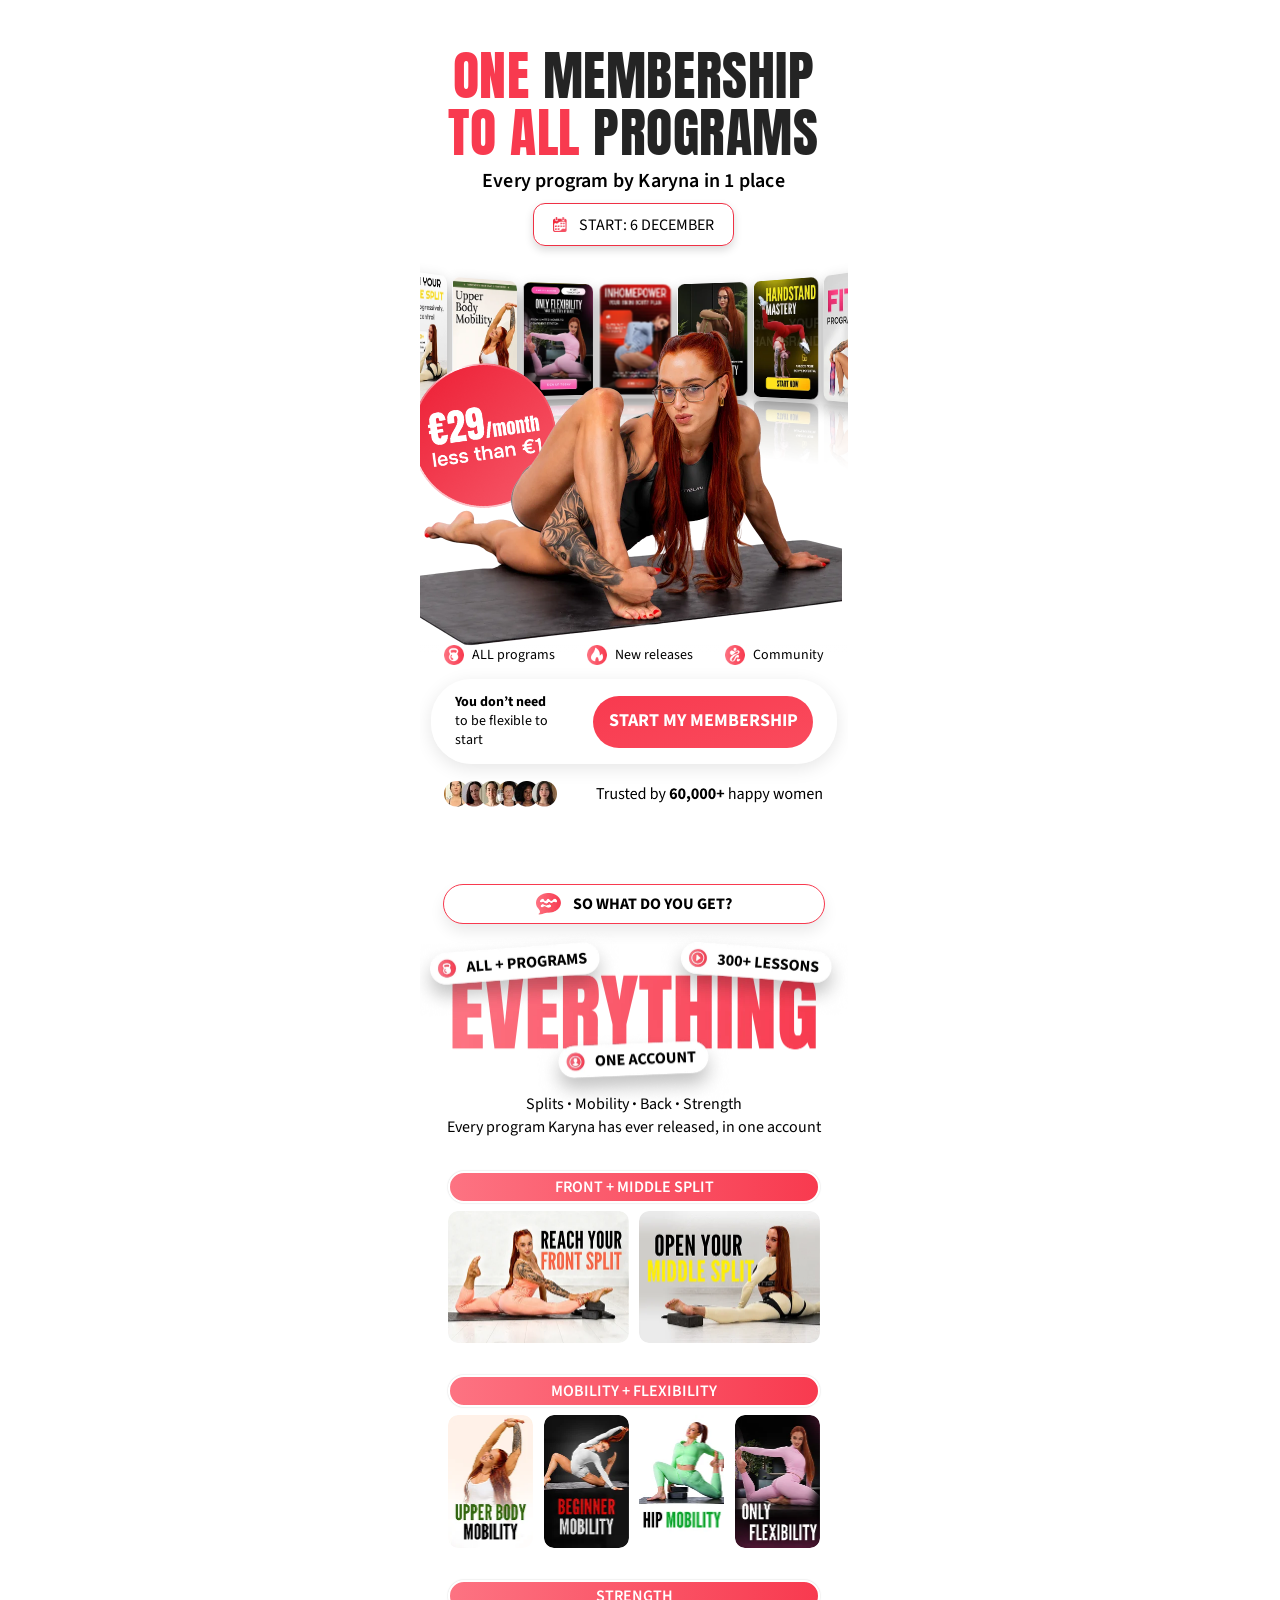
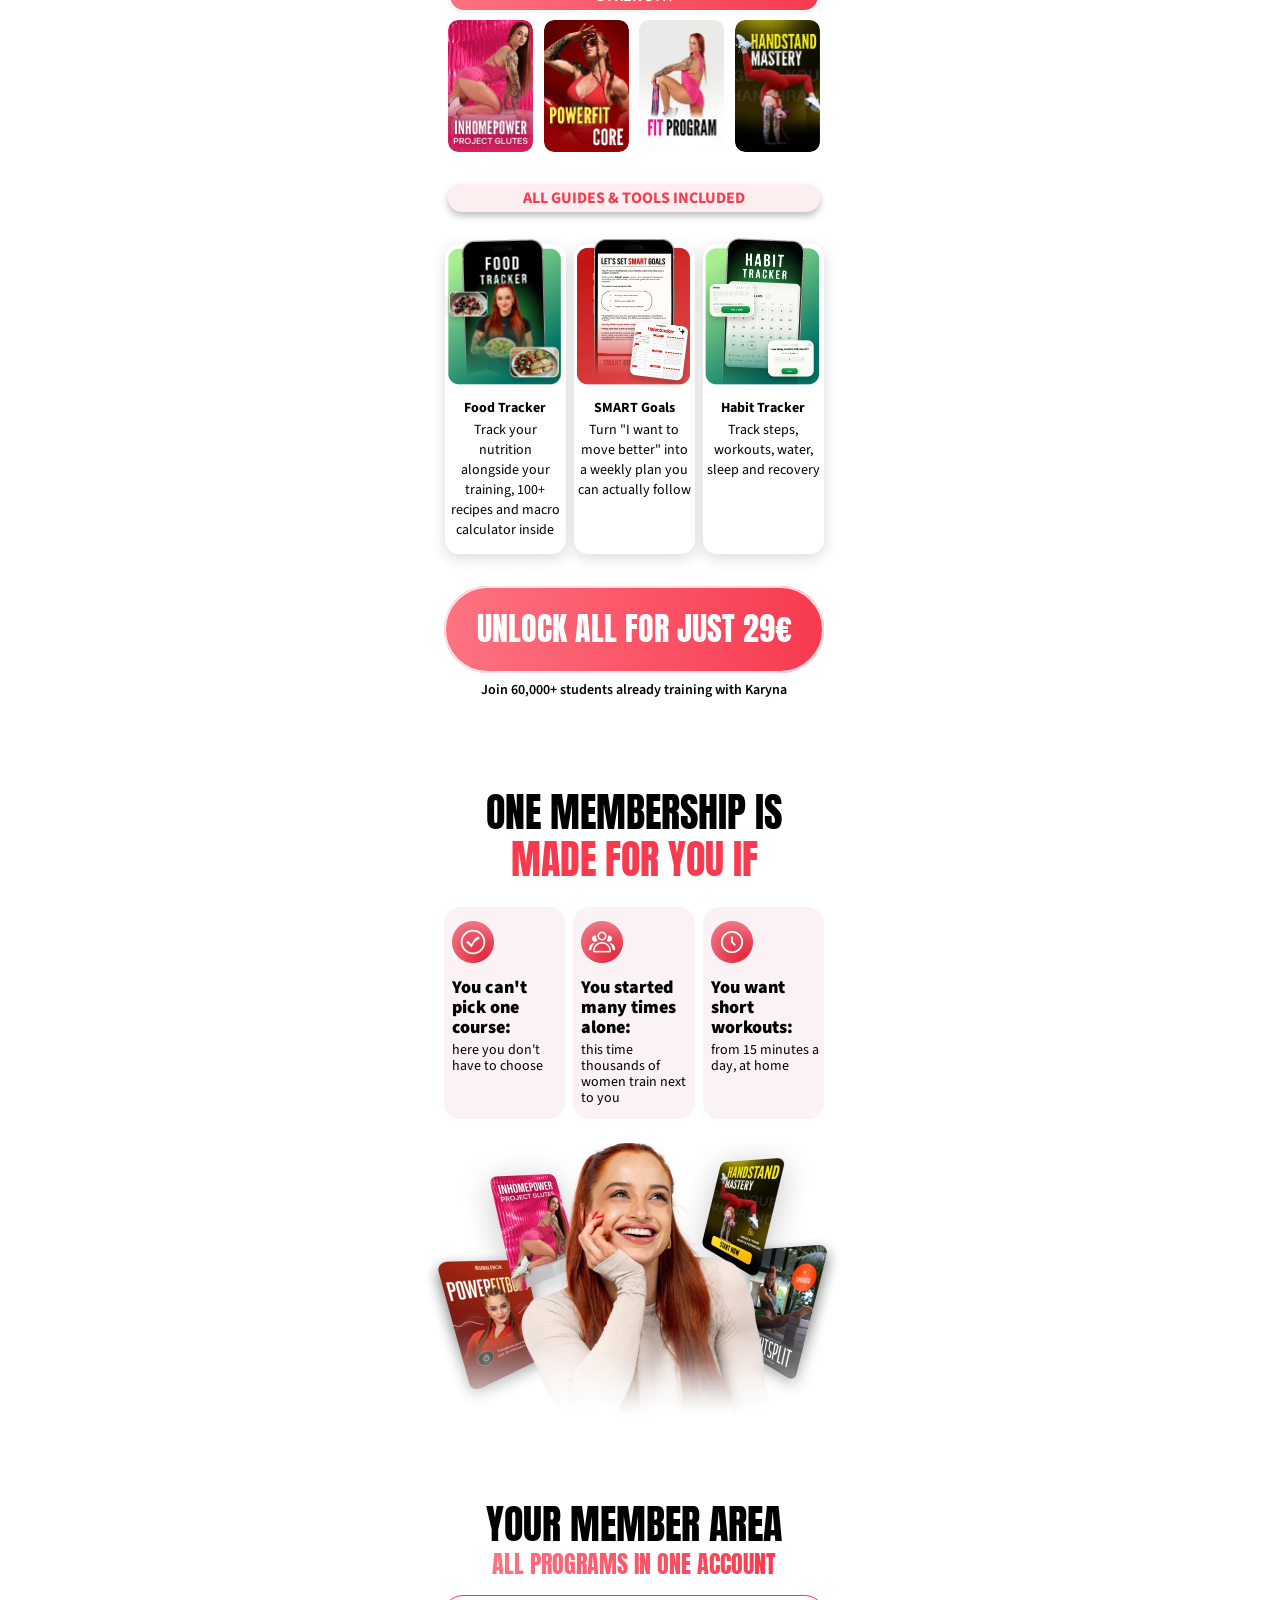
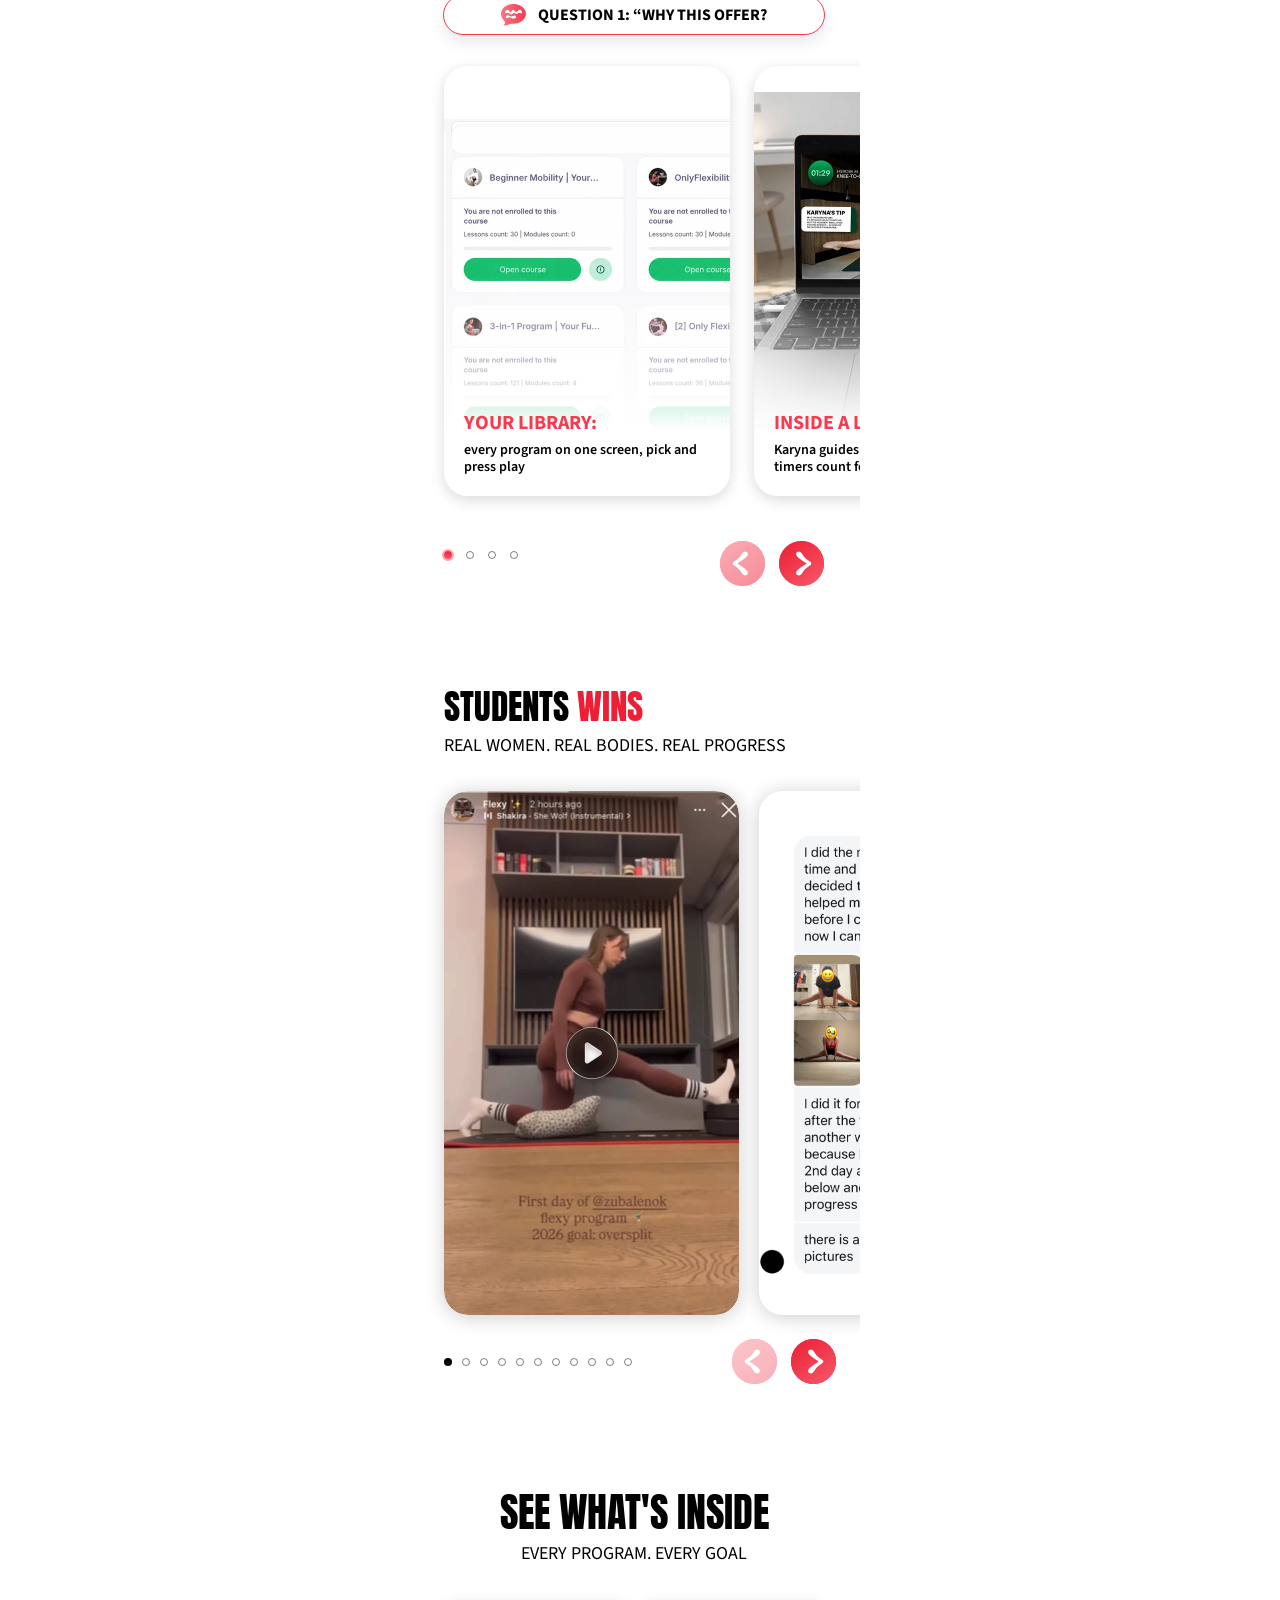
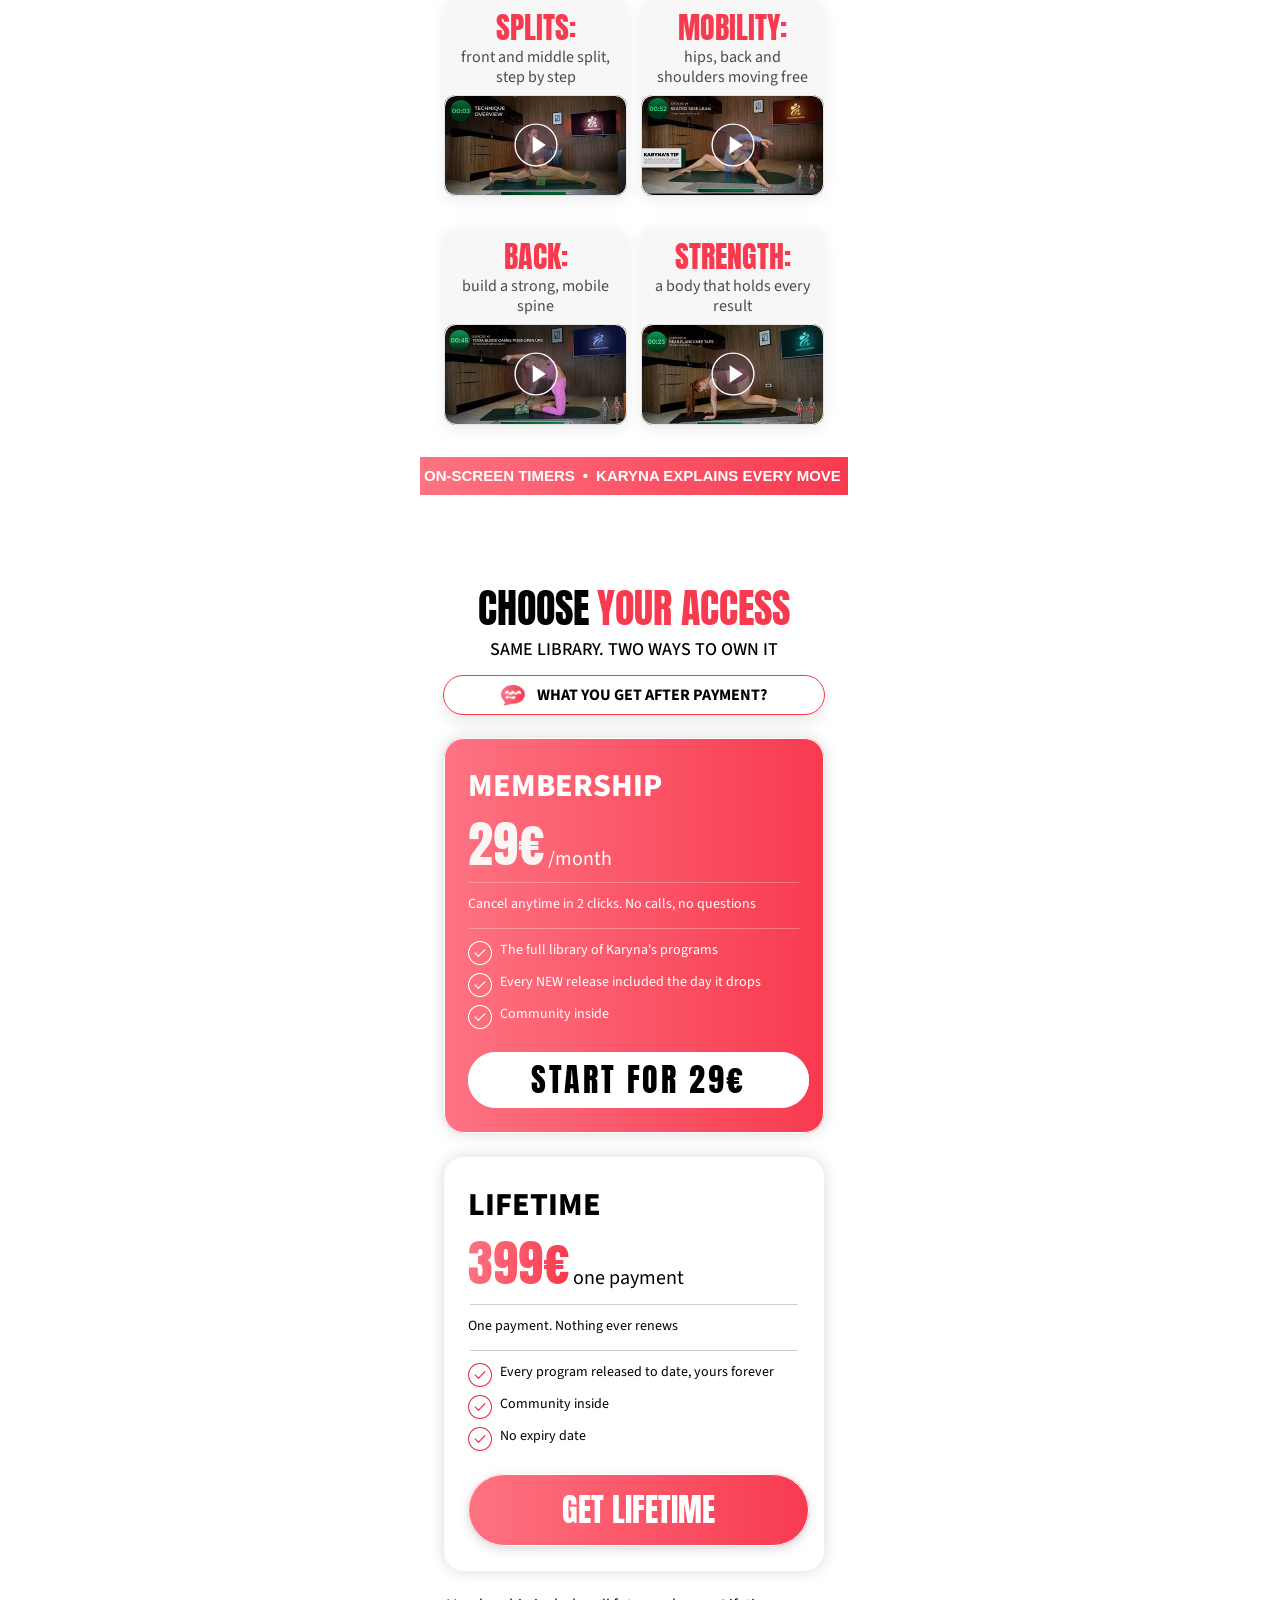
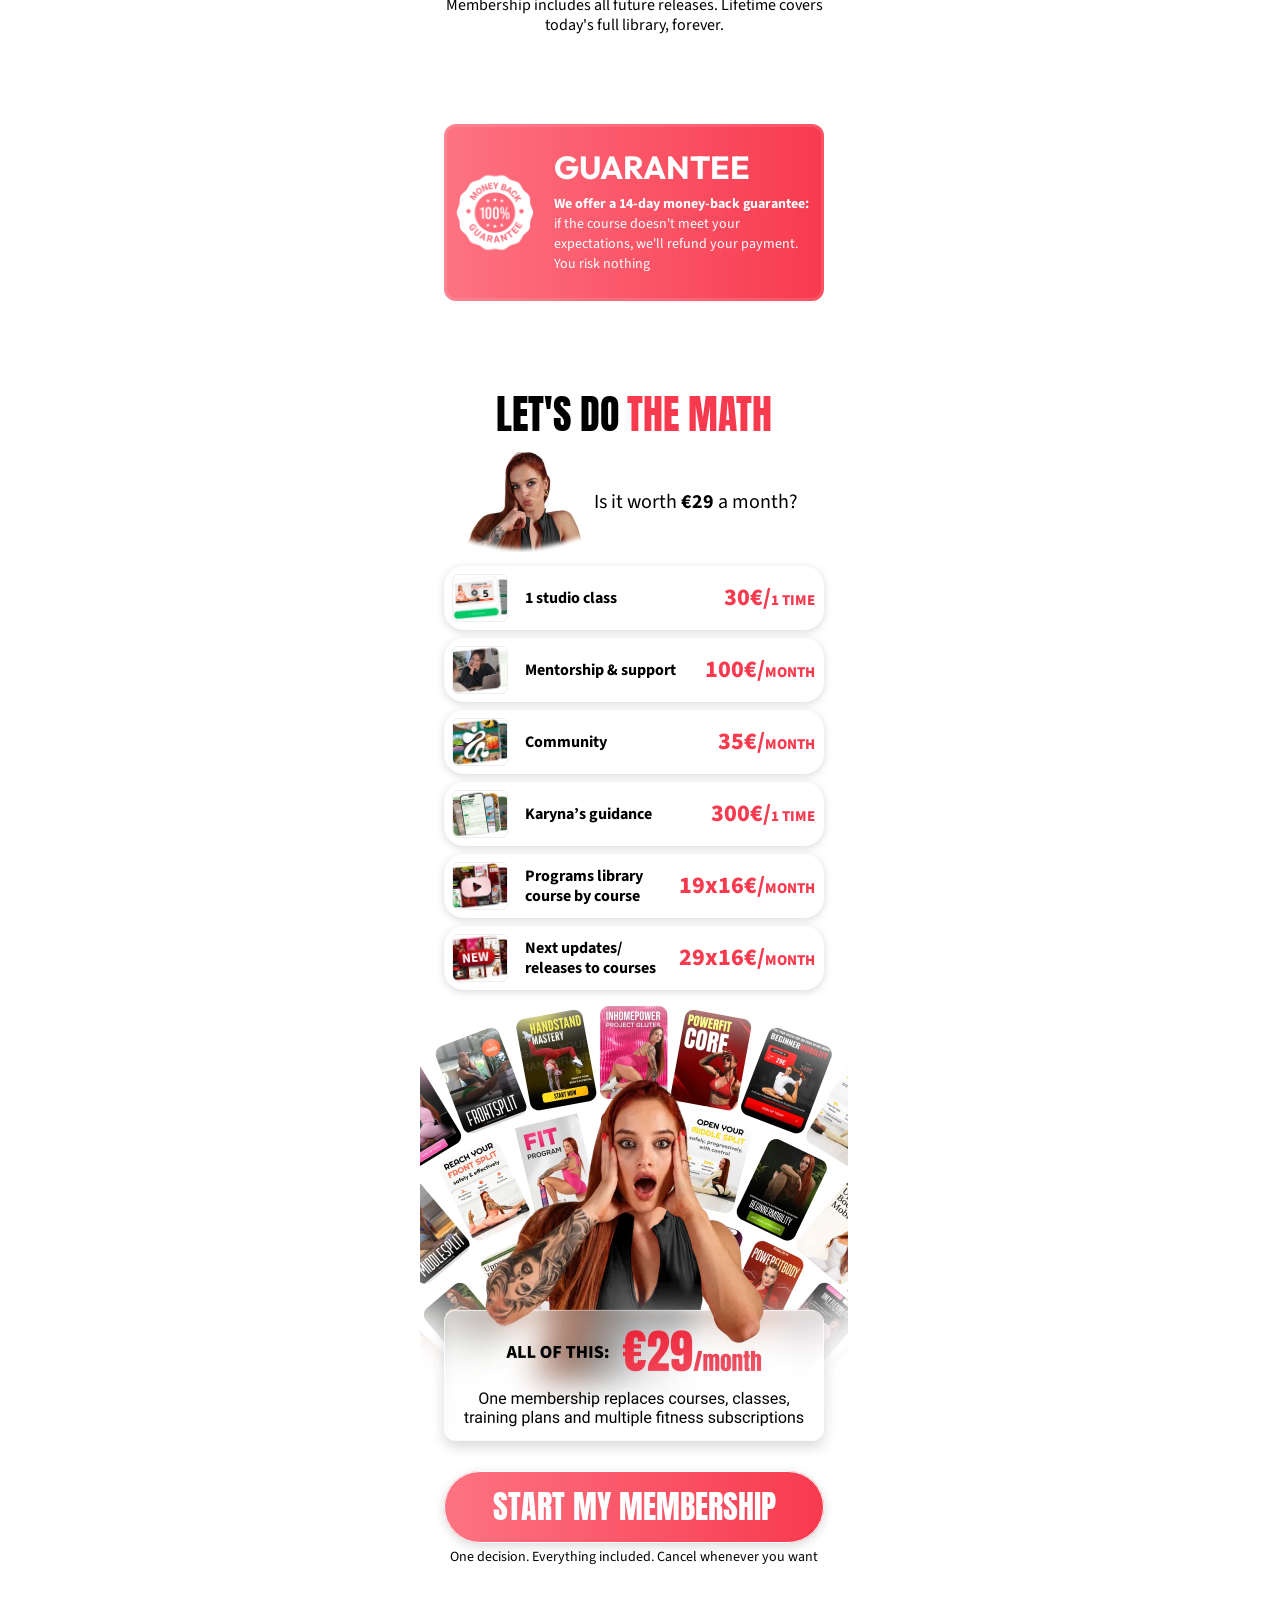
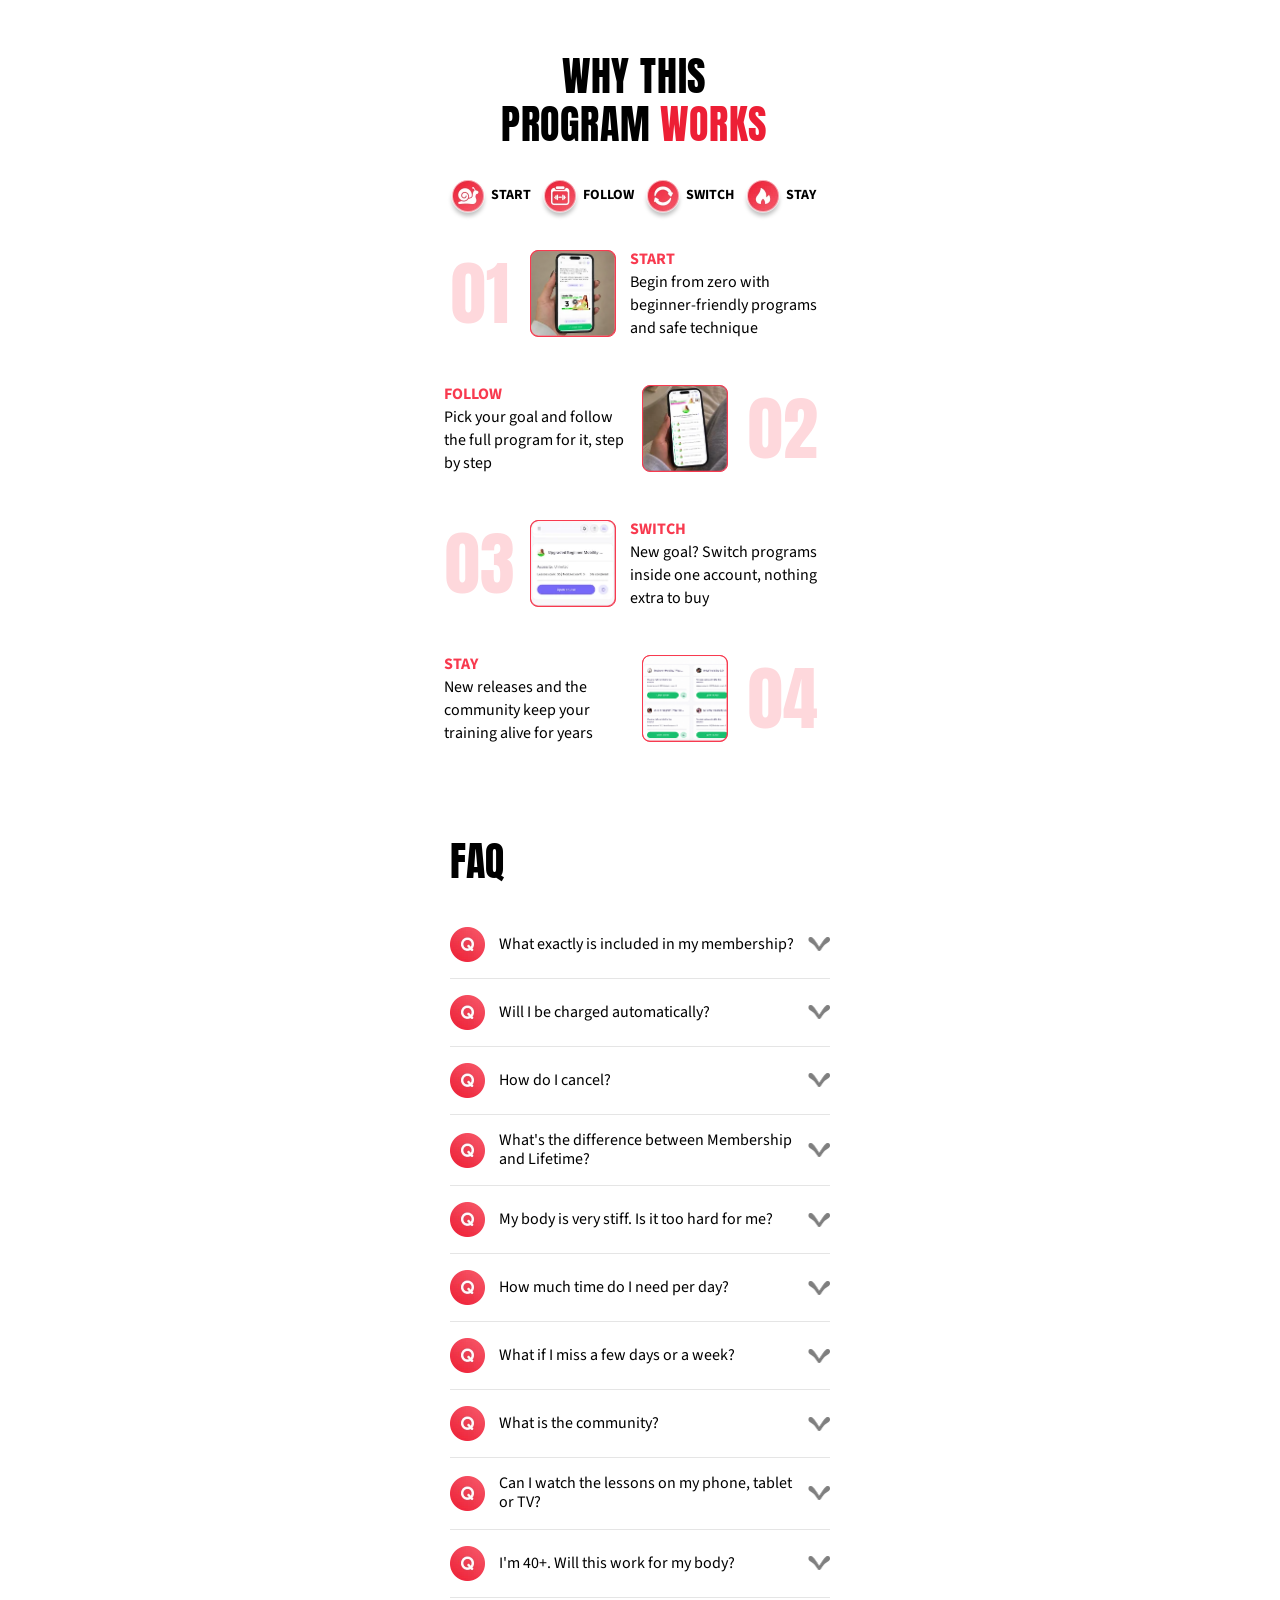
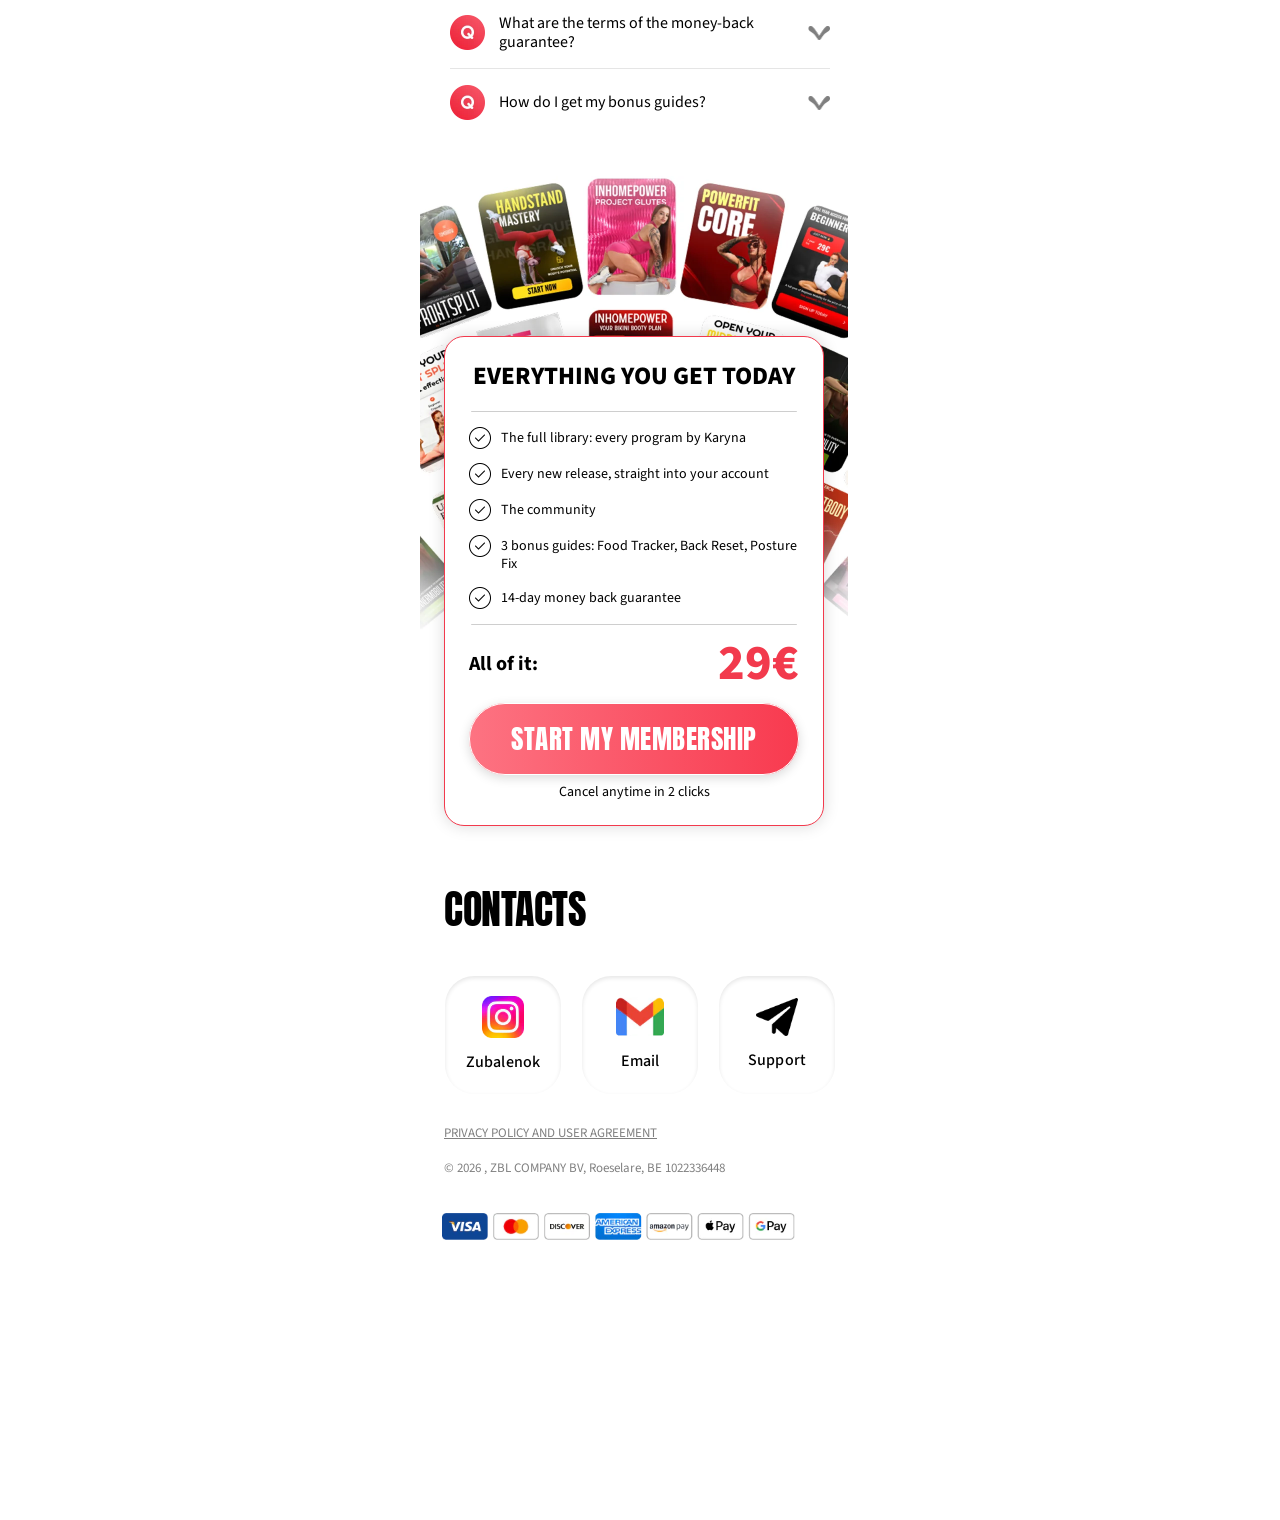
<file: index.html>
<!DOCTYPE html>
<html lang="en">
<head>
<!-- Google tag (gtag.js) -->
<script async src="https://www.googletagmanager.com/gtag/js?id=G-64BSEHG4V4"></script>
<script>
  window.dataLayer = window.dataLayer || [];
  function gtag(){dataLayer.push(arguments);}
  gtag('js', new Date());
  gtag('config', 'G-64BSEHG4V4');
</script>
    <meta charset="UTF-8">
    <meta name="viewport" content="width=device-width, initial-scale=1.0">
    <link rel="icon" type="image/png" href="./images-t2/favicon.png">
    <title>ONE MEMBERSHIP</title>
  
    
<link rel="preconnect" href="https://fonts.googleapis.com">
<link rel="preconnect" href="https://fonts.gstatic.com" crossorigin>
<link href="https://fonts.googleapis.com/css2?family=Anton&family=Onest:wght@400;600&family=Outfit:wght@700&family=Source+Sans+3:wght@400;500;600;700;800;900&display=swap" rel="stylesheet">

  <link rel="stylesheet" href="./css-t2/nullStyle.css">
  <link rel="stylesheet" href="./css-t2/main.css?v=3">
 
  <link rel="stylesheet" href="https://cdn.jsdelivr.net/npm/swiper@11/swiper-bundle.min.css" />

<script id="usercentrics-cmp" src="https://web.cmp.usercentrics.eu/ui/loader.js" data-draft="true" data-settings-id="wP_pr_QVNsPuVU" async></script>
<meta name="viewport" content="width=device-width, initial-scale=1, viewport-fit=cover" />

<script>
(function () {
    function updateTomorrowDate() {
        var el = document.getElementById('tomorrow');
        if (!el) return;
        var tomorrow = new Date();
        tomorrow.setDate(tomorrow.getDate() + 1);
        var day = tomorrow.getDate();
        var months = ['JANUARY','FEBRUARY','MARCH','APRIL','MAY','JUNE','JULY','AUGUST','SEPTEMBER','OCTOBER','NOVEMBER','DECEMBER'];
        el.textContent = day + ' ' + months[tomorrow.getMonth()];
    }
    if (document.readyState === 'loading') {
        document.addEventListener('DOMContentLoaded', updateTomorrowDate);
    } else {
        updateTomorrowDate();
    }
})();
</script>


<script type="text/javascript">
    (function(c,l,a,r,i,t,y){
        c[a]=c[a]||function(){(c[a].q=c[a].q||[]).push(arguments)};
        t=l.createElement(r);t.async=1;t.src="https://www.clarity.ms/tag/"+i;
        y=l.getElementsByTagName(r)[0];y.parentNode.insertBefore(t,y);
    })(window, document, "clarity", "script", "xuiy5nkg7s");
</script>


<meta name="facebook-domain-verification" content="p7zouo59z8jqiuui834zld0821gn4q" />
<script>
!function(f,b,e,v,n,t,s)
{if(f.fbq)return;n=f.fbq=function(){n.callMethod?
n.callMethod.apply(n,arguments):n.queue.push(arguments)};
if(!f._fbq)f._fbq=n;n.push=n;n.loaded=!0;n.version='2.0';
n.queue=[];t=b.createElement(e);t.async=!0;
t.src=v;s=b.getElementsByTagName(e)[0];
s.parentNode.insertBefore(t,s)}(window, document,'script',
'https://connect.facebook.net/en_US/fbevents.js');
fbq('init', '1006799992124486');
fbq('track', 'PageView');
</script>
<noscript><img height="1" width="1" style="display:none"
src="https://www.facebook.com/tr?id=1006799992124486&ev=PageView&noscript=1"
/></noscript>
<!-- End Meta Pixel Code -->


</head>
<body>
    <div class="wrapper">


        <div class="s1">
  <!-- Заголовок -->
  <div class="s1-header">
    <h1 class="s1-title"><span class="s1-title-red">ONE</span> MEMBERSHIP<br><span class="s1-title-red">TO ALL</span> PROGRAMS</h1>
    <div class="s1-description">Every program by Karyna in 1 place</div>
  </div>

  <button data-href="https://mmoschool.online/shop/item/13401" class="check-click">
  <div class="s1-date-pill">
    <img src="./images-t2/img38.webp" alt="Calendar" class="s1-date-icon">
    <span>START: <span id="tomorrow"></span></span>
  </div>
  </button>

  <!-- 3D Карусель з картками -->
  <div class="s1-carousel-wrap">
    <div class="s1-carousel">
      <div class="s1-card" style="--i:0; background-image: url('./images-t2/swipe/card1.webp')"></div>
      <div class="s1-card" style="--i:1; background-image: url('./images-t2/swipe/card2.webp')"></div>
      <div class="s1-card" style="--i:2; background-image: url('./images-t2/swipe/card3.webp')"></div>
      <div class="s1-card" style="--i:3; background-image: url('./images-t2/swipe/card4.webp')"></div>
      <div class="s1-card" style="--i:4; background-image: url('./images-t2/swipe/card5.webp')"></div>
      <div class="s1-card" style="--i:5; background-image: url('./images-t2/swipe/card6.webp')"></div>
      <div class="s1-card" style="--i:6; background-image: url('./images-t2/swipe/card7.webp')"></div>
      <div class="s1-card" style="--i:7; background-image: url('./images-t2/swipe/card8.webp')"></div>
      <div class="s1-card" style="--i:8; background-image: url('./images-t2/swipe/card9.webp')"></div>
      <div class="s1-card" style="--i:9; background-image: url('./images-t2/swipe/card10.webp')"></div>
      <div class="s1-card" style="--i:10; background-image: url('./images-t2/swipe/card11.webp')"></div>
      <div class="s1-card" style="--i:11; background-image: url('./images-t2/swipe/card12.webp')"></div>
      <div class="s1-card" style="--i:12; background-image: url('./images-t2/swipe/card13.webp')"></div>
      <div class="s1-card" style="--i:13; background-image: url('./images-t2/swipe/card14.webp')"></div>
      <div class="s1-card" style="--i:14; background-image: url('./images-t2/swipe/card15.webp')"></div>
      <div class="s1-card" style="--i:15; background-image: url('./images-t2/swipe/card16.webp')"></div>
    </div>
  </div>

  <!-- Круглий бейдж з ціною -->
   <button data-href="https://mmoschool.online/shop/item/13401" class="check-click">
  <img src="./images-t2/price.png" class="s1-price-badge" alt=""></button>

  <!-- Головне фото -->
  <img src="./images-t2/img1.webp" class="s1-main-img" alt="Karyna">

  <!-- Білий фон для нижньої частини -->
  <div class="s1-bottom-bg"></div>

  <!-- Нижній блок -->
  <div class="s1-bottom-panel">

    <!-- Переваги -->
    <div class="s1-benefits-row">
      <div class="s1-benefit-item"><img src="./images-t2/imgn20.webp" class="s1-benefit-icon" alt="">ALL programs</div>
      <div class="s1-benefit-item"><img src="./images-t2/imgn21.webp" class="s1-benefit-icon" alt="">New releases</div>
      <div class="s1-benefit-item"><img src="./images-t2/imgn22.webp" class="s1-benefit-icon" alt="">Community</div>
    </div>

    <div class="s1-action-group">
      <!-- Картка із закликом до дії -->
      <div class="s1-action-card">
        <div class="s1-action-text">
          <strong>You don’t need</strong><br>to be flexible to start
        </div>
        <button data-href="https://mmoschool.online/shop/item/13401"  class="s1-action-btn check-click">START MY MEMBERSHIP</button>
      </div>

      <!-- Блок довіри (аватарки та текст) -->
      <div class="s1-trust-row">
        <img src="./images-t2/img18.webp" class="s1-trust-img" alt="Trusted by 60,000+ happy women">
      </div>
    </div>
  </div>
</div>


<div class="s2">
  <!-- Плашка-питання -->
  <div class="q-pill">
    <img src="./images-t2/imgn18.webp" class="q-pill-icon" alt="">
    <div class="q-pill-text">SO WHAT DO YOU GET?</div>
  </div>

  <!-- EVERYTHING + бейджі -->
  <div class="s2-everything">
    <img src="./images-t2/imgn17.webp" alt="Everything: all programs, 300+ lessons, one account">
  </div>

  <!-- Текст -->
  <div class="s2-footer-text">
    <span class="s2-fw-400">Splits </span><span class="s2-fw-700">· </span>
    <span class="s2-fw-400">Mobility </span><span class="s2-fw-700">· </span>
    <span class="s2-fw-400">Back </span><span class="s2-fw-700">· </span>
    <span class="s2-fw-400">Strength</span><br>
    <span class="s2-fw-400">Every program Karyna has ever released, in one account</span>
  </div>

  <!-- Програми по категоріях (клік відкриває модалку з усіма програмами) -->
  <div class="s2-grid-wrapper">
    <div class="s2-cat">
      <div class="s2-cat-title">Front + Middle split</div>
      <div class="s2-cat-row">
        <img src="./images-t2/imgn12.webp" data-slide="11" alt="Reach your front split">
        <img src="./images-t2/imgn14.webp" data-slide="12" alt="Open your middle split">
      </div>
    </div>
    <div class="s2-cat">
      <div class="s2-cat-title">Mobility + Flexibility</div>
      <div class="s2-cat-row">
        <img src="./images-t2/imgn4.webp" data-slide="3" alt="Upper body mobility">
        <img src="./images-t2/imgn6.webp" data-slide="13" alt="Beginner mobility">
        <img src="./images-t2/imgn13.webp" data-slide="15" alt="Hip mobility">
        <img src="./images-t2/imgn15.webp" data-slide="5" alt="Only flexibility">
      </div>
    </div>
    <div class="s2-cat">
      <div class="s2-cat-title">Strength</div>
      <div class="s2-cat-row">
        <img src="./images-t2/imgn5.webp" data-slide="10" alt="Inhomepower project glutes">
        <img src="./images-t2/imgn7.webp" data-slide="9" alt="Powerfit core">
        <img src="./images-t2/imgn19.webp" data-slide="0" alt="Fit program">
        <img src="./images-t2/imgn16.webp" data-slide="4" alt="Handstand mastery">
      </div>
    </div>
  </div>

  <div class="s2-tools">ALL GUIDES &amp; TOOLS INCLUDED</div>

  <!-- Гайди -->
  <div class="s2-guides">
    <div class="s2-guide">
      <div class="s2-guide-img"><img src="./images-t2/imgn1.webp" class="s2-guide-img-1" alt="Food Tracker"></div>
      <div class="s2-guide-text">
        <div class="s2-guide-title">Food Tracker</div>
        <div class="s2-guide-desc">Track your nutrition alongside your training, 100+ recipes and macro calculator inside</div>
      </div>
    </div>
    <div class="s2-guide">
      <div class="s2-guide-img"><img src="./images-t2/imgn2.webp" class="s2-guide-img-2" alt="SMART Goals"></div>
      <div class="s2-guide-text">
        <div class="s2-guide-title">SMART Goals</div>
        <div class="s2-guide-desc">Turn "I want to move better" into a weekly plan you can actually follow</div>
      </div>
    </div>
    <div class="s2-guide">
      <div class="s2-guide-img"><img src="./images-t2/imgn3.webp" class="s2-guide-img-3" alt="Habit Tracker"></div>
      <div class="s2-guide-text">
        <div class="s2-guide-title">Habit Tracker</div>
        <div class="s2-guide-desc">Track steps, workouts, water, sleep and recovery</div>
      </div>
    </div>
  </div>

  <!-- Кнопка -->
  <div class="s2-unlock-group">
    <button data-href="https://mmoschool.online/shop/item/13401" class="s2-unlock-btn check-click">Unlock all for just 29€</button>
    <div class="s2-unlock-text">Join 60,000+ students already training with Karyna</div>
  </div>
</div>



<!-- Оверлей модального вікна -->
<div class="modal-overlay" id="programsModal">
  <!-- Головний контейнер модалки -->
  <div class="modal-wrapper">
    
    <!-- Внутрішня біла підкладка -->
    <div class="modal-inner">
      
      <!-- Заголовок + Стрічка -->
      <div class="modal-top">
        <div class="modal-title-group">
          <div class="modal-title-red">ALL INCLUDED</div>
          <div class="modal-title-black">EXPLORE ALL 16 PROGRAMS</div>
        </div>
        
        <div class="s2-marquee-container modal-marquee">
          <div class="s2-marquee-track">
            <!-- Група 1 -->
            <div class="s2-marquee-group">
              <div class="s2-marquee-item"><img src="./images-t2/img40.webp" class="s2-star" alt="star"><span>ALL INCLUDED</span></div>
              <div class="s2-marquee-item"><img src="./images-t2/img40.webp" class="s2-star" alt="star"><span>ALL INCLUDED</span></div>
              <div class="s2-marquee-item"><img src="./images-t2/img40.webp" class="s2-star" alt="star"><span>ALL INCLUDED</span></div>
              <div class="s2-marquee-item"><img src="./images-t2/img40.webp" class="s2-star" alt="star"><span>ALL INCLUDED</span></div>
            </div>
            <!-- Група 2 -->
            <div class="s2-marquee-group">
              <div class="s2-marquee-item"><img src="./images-t2/img40.webp" class="s2-star" alt="star"><span>ALL INCLUDED</span></div>
              <div class="s2-marquee-item"><img src="./images-t2/img40.webp" class="s2-star" alt="star"><span>ALL INCLUDED</span></div>
              <div class="s2-marquee-item"><img src="./images-t2/img40.webp" class="s2-star" alt="star"><span>ALL INCLUDED</span></div>
              <div class="s2-marquee-item"><img src="./images-t2/img40.webp" class="s2-star" alt="star"><span>ALL INCLUDED</span></div>
            </div>
          </div>
        </div>
      </div>

      <!-- Слайдер -->
      <div class="swiper modal-swiper">
        <div class="swiper-wrapper" id="modalSwiperWrapper">
          <!-- Слайди згенерує JavaScript -->
        </div>
      </div>

      <!-- Кнопки -->
      <div class="modal-nav">
        <div class="modal-btn-prev">
          <img src="./images-t2/left.png" alt="Left">
        </div>
        <div class="modal-btn-next">
          <img src="./images-t2/right.png" alt="Right">
        </div>
      </div>
      
    </div>

    <!-- Кнопка закриття (Винесена за межі білого блоку, як у вас) -->
    <div class="modal-close" id="closeModalBtn">
      <svg width="14" height="14" viewBox="0 0 14 14" fill="none" xmlns="http://www.w3.org/2000/svg">
        <path d="M1 1L13 13M1 13L13 1" stroke="black" stroke-width="2" stroke-linecap="round" stroke-linejoin="round"/>
      </svg>
    </div>

  </div>
</div>






<div class="s3">
  <!-- Заголовок -->
  <div class="s3-header">
    <div class="s3-title-black">ONE MEMBERSHIP IS</div>
    <div class="s3-title-red">MADE FOR YOU IF</div>
  </div>

  <!-- Картки -->
  <div class="s3-cards">
    <div class="s3-card">
      <img src="./images-t2/imgn8.webp" class="s3-card-icon" alt="">
      <div class="s3-card-title">You can't pick one course:</div>
      <div class="s3-card-desc">here you don't have to choose</div>
    </div>
    <div class="s3-card">
      <img src="./images-t2/imgn9.webp" class="s3-card-icon" alt="">
      <div class="s3-card-title">You started many times alone:</div>
      <div class="s3-card-desc">this time thousands of women train next to you</div>
    </div>
    <div class="s3-card">
      <img src="./images-t2/imgn10.webp" class="s3-card-icon" alt="">
      <div class="s3-card-title">You want short workouts:</div>
      <div class="s3-card-desc">from 15 minutes a day, at home</div>
    </div>
  </div>

  <img src="./images-t2/imgn11.webp" class="s3-img" alt="Karyna and her programs">
</div>





<div class="s4">
  <!-- Заголовки -->
  <div class="s4-header">
    <div class="s4-title-black">YOUR MEMBER AREA</div>
    <div class="s4-title-red">ALL PROGRAMS IN ONE ACCOUNT</div>
  </div>

  <!-- Плашка з питанням -->
  <div class="q-pill s4-question-box">
    <img src="./images-t2/imgn18.webp" class="q-pill-icon" alt="">
    <div class="q-pill-text">Question 1: “Why this offer?</div>
  </div>

  <!-- Swiper Слайдер -->
  <div class="swiper s4-swiper">
    <div class="swiper-wrapper">
      
      <!-- Slide 1 -->
      <div class="swiper-slide s4-slide">
        <img src="./images-t2/img7.webp" alt="Your Library" class="s4-slide-img">
        <div class="s4-slide-fade"></div>
        <div class="s4-slide-content">
          <div class="s4-slide-title">YOUR LIBRARY:</div>
          <div class="s4-slide-desc">every program on one screen, pick and press play</div>
        </div>
      </div>

      <!-- Slide 2 -->
      <div class="swiper-slide s4-slide">
        <img src="./images-t2/img3.webp" alt="Inside a Lesson" class="s4-slide-img">
        <div class="s4-slide-fade"></div>
        <div class="s4-slide-content">
          <div class="s4-slide-title">INSIDE A LESSON:</div>
          <div class="s4-slide-desc">Karyna guides every move, on-screen timers count for you</div>
        </div>
      </div>

      <!-- Slide 3 -->
      <div class="swiper-slide s4-slide">
        <img src="./images-t2/n32.webp" alt="Any Device" class="s4-slide-img">
        <div class="s4-slide-fade"></div>
        <div class="s4-slide-content">
          <div class="s4-slide-title">ANY DEVICE:</div>
          <div class="s4-slide-desc">phone, tablet, laptop or TV, straight from your browser</div>
        </div>
      </div>

      <!-- Slide 4 -->
      <div class="swiper-slide s4-slide">
        <img src="./images-t2/img6.webp" alt="Your Program" class="s4-slide-img">
        <div class="s4-slide-fade"></div>
        <div class="s4-slide-content">
          <div class="s4-slide-title">YOUR PROGRAM:</div>
          <div class="s4-slide-desc">day-by-day plan, no guesswork about what to do today</div>
        </div>
      </div>

    </div>
  </div>

  <!-- Контроли слайдера -->
  <div class="s4-controls">
    <div class="swiper-pagination s4-pagination"></div>
    <div class="s4-nav">
      <div class="s4-nav-btn s4-prev">
       <img src="./images-t2/arr.png" alt="" style="transform: rotate(180deg);">
      </div>
      <div class="s4-nav-btn s4-next">
       <img src="./images-t2/arr.png" alt="">
      </div>
    </div>
  </div>

</div>


<div class="s6" style="padding-top: 0">
  
  <!-- Заголовок -->
  <div class="s6-header">
    <h2 class="s6-title">     
       Students <span style="color: #ED1F35;">Wins</span>
    </h2>
    <p class="s6-title-sub">
      Real women. Real bodies. Real progress
    </p>
  </div>

  <!-- Swiper Контейнер -->
  <div class="swiper s6-swiper">
  <div class="swiper-wrapper">
    
    <!-- Slide 1 -->
    <div class="swiper-slide s6-slide" data-video="https://itden-cdn.b-cdn.net/stretching/sdk23o.MP4">
      <img loading="lazy" src="./images-t2/galerry/1.webp" alt="Review 1" class="s6-img">
    </div>



    <!-- Slide 3 -->
    <div class="swiper-slide s6-slide">
      <img loading="lazy" src="./images-t2/galerry/3.webp" alt="Review 3" class="s6-img">
    </div>

    <!-- Slide 4 -->
    <div class="swiper-slide s6-slide" data-video="https://itden-cdn.b-cdn.net/stretching/vd-2.mp4">
      <img loading="lazy" src="./images-t2/galerry/4.webp" alt="Review 4" class="s6-img">
    </div>

    <!-- Slide 5 -->
    <div class="swiper-slide s6-slide">
      <img loading="lazy" src="./images-t2/galerry/5.webp" alt="Review 5" class="s6-img">
    </div>

    <!-- Slide 6 -->
    <div class="swiper-slide s6-slide">
      <img loading="lazy" src="./images-t2/galerry/6.webp" alt="Review 6" class="s6-img">
    </div>

    <!-- Slide 7 -->
    <div class="swiper-slide s6-slide">
      <img loading="lazy" src="./images-t2/galerry/7.webp" alt="Review 7" class="s6-img">
    </div>

    <!-- Slide 8 -->
    <div class="swiper-slide s6-slide" data-video="https://itden-cdn.b-cdn.net/stretching/vd-3.mp4">
      <img loading="lazy" src="./images-t2/galerry/8.webp" alt="Review 8" class="s6-img">
    </div>

    <!-- Slide 9 -->
    <div class="swiper-slide s6-slide">
      <img loading="lazy" src="./images-t2/galerry/9.webp" alt="Review 9" class="s6-img">
    </div>

    <!-- Slide 10 -->
    <div class="swiper-slide s6-slide">
      <img loading="lazy" src="./images-t2/galerry/10.webp" alt="Review 10" class="s6-img">
    </div>

    <!-- Slide 11 -->
    <div class="swiper-slide s6-slide">
      <img loading="lazy" src="./images-t2/galerry/11.webp" alt="Review 11" class="s6-img">
    </div>

    <!-- Slide 12 -->
    <div class="swiper-slide s6-slide">
      <img loading="lazy" src="./images-t2/galerry/12.webp" alt="Review 12" class="s6-img">
    </div>

    <!-- Slide 13 -->
    <div class="swiper-slide s6-slide" data-video="https://itden-cdn.b-cdn.net/stretching/vd-4.mp4">
      <img loading="lazy" src="./images-t2/galerry/13.webp" alt="Review 13" class="s6-img">
    </div>

    <!-- Slide 14 -->
    <div class="swiper-slide s6-slide">
      <img loading="lazy" src="./images-t2/galerry/14.webp" alt="Review 14" class="s6-img">
    </div>

    <!-- Slide 15 -->
    <div class="swiper-slide s6-slide">
      <img loading="lazy" src="./images-t2/galerry/15.webp" alt="Review 15" class="s6-img">
    </div>

    <!-- Slide 16 -->
    <div class="swiper-slide s6-slide">
      <img loading="lazy" src="./images-t2/galerry/16.webp" alt="Review 16" class="s6-img">
    </div>

    <!-- Slide 17 -->
    <div class="swiper-slide s6-slide">
      <img loading="lazy" src="./images-t2/galerry/17.webp" alt="Review 17" class="s6-img">
    </div>

    <!-- Slide 18 -->
    <div class="swiper-slide s6-slide" data-video="https://itden-cdn.b-cdn.net/stretching/video2.MP4">
      <img loading="lazy" src="./images-t2/galerry/18.webp" alt="Review 18" class="s6-img">
    </div>

    <!-- Slide 19 -->
    <div class="swiper-slide s6-slide">
      <img loading="lazy" src="./images-t2/galerry/19.webp" alt="Review 19" class="s6-img">
    </div>

    <!-- Slide 20 -->
    <div class="swiper-slide s6-slide">
      <img loading="lazy" src="./images-t2/galerry/20.webp" alt="Review 20" class="s6-img">
    </div>

    <!-- Slide 21 -->
    <div class="swiper-slide s6-slide" data-video="https://itden-cdn.b-cdn.net/stretching/video4.MP4">
      <img loading="lazy" src="./images-t2/galerry/21.webp" alt="Review 21" class="s6-img">
    </div>

    <!-- Slide 22 -->
    <div class="swiper-slide s6-slide">
      <img loading="lazy" src="./images-t2/galerry/22.webp" alt="Review 22" class="s6-img">
    </div>

    <!-- Slide 23 -->
    <div class="swiper-slide s6-slide">
      <img loading="lazy" src="./images-t2/galerry/23.webp" alt="Review 23" class="s6-img">
    </div>

    <!-- Slide 24 -->
    <div class="swiper-slide s6-slide" data-video="https://itden-cdn.b-cdn.net/stretching/Instagram_15.04.2026_MiddleSplit_Video.mp4">
      <img loading="lazy" src="./images-t2/galerry/24.webp" alt="Review 24" class="s6-img">
    </div>

    <!-- Slide 25 -->
    <div class="swiper-slide s6-slide" data-video="https://itden-cdn.b-cdn.net/stretching/video5.MP4">
      <img loading="lazy" src="./images-t2/galerry/25.webp" alt="Review 25" class="s6-img">
    </div>

    <!-- Slide 26 -->
    <div class="swiper-slide s6-slide">
      <img loading="lazy" src="./images-t2/galerry/26.webp" alt="Review 26" class="s6-img">
    </div>

    <!-- Slide 27 -->
    <div class="swiper-slide s6-slide" data-video="https://itden-cdn.b-cdn.net/stretching/Instagram_15.04.2026_FullSplit_Video.MP4">
      <img loading="lazy" src="./images-t2/galerry/27.webp" alt="Review 27" class="s6-img">
    </div>

    <!-- Slide 28 -->
    <div class="swiper-slide s6-slide">
      <img loading="lazy" src="./images-t2/galerry/28.webp" alt="Review 28" class="s6-img">
    </div>

    <!-- Slide 29 -->
    <div class="swiper-slide s6-slide" data-video="https://itden-cdn.b-cdn.net/stretching/vd-10.mp4">
      <img loading="lazy" src="./images-t2/galerry/29.webp" alt="Review 29" class="s6-img">
    </div>

    <!-- Slide 30 -->
    <div class="swiper-slide s6-slide">
      <img loading="lazy" src="./images-t2/galerry/30.webp" alt="Review 30" class="s6-img">
    </div>

    <!-- Slide 31 -->
    <div class="swiper-slide s6-slide" data-video="https://itden-cdn.b-cdn.net/stretching/feur289aew.mp4">
      <img loading="lazy" src="./images-t2/galerry/31.webp" alt="Review 31" class="s6-img">
    </div>

    <!-- Slide 32 -->
    <div class="swiper-slide s6-slide" data-video="https://itden-cdn.b-cdn.net/stretching/vd-11.MP4">
      <img loading="lazy" src="./images-t2/galerry/32.webp" alt="Review 32" class="s6-img">
    </div>

    <!-- Slide 33 -->
    <div class="swiper-slide s6-slide">
      <img loading="lazy" src="./images-t2/galerry/33.webp" alt="Review 33" class="s6-img">
    </div>

    <!-- Slide 34 -->
    <div class="swiper-slide s6-slide" data-video="https://itden-cdn.b-cdn.net/stretching/Splits%20Course%20from%20Zubalenok%20on%20IG.mp4">
      <img loading="lazy" src="./images-t2/galerry/34.webp" alt="Review 34" class="s6-img">
    </div>

  </div>
</div>

  <!-- Контроли слайдера -->
  <div class="s6-controls">
    <div class="swiper-pagination s6-pagination"></div>
    <div class="s6-nav">
      <div class="swiper-button-prev s6-prev">
        <img src="./images-t2/arr.png" alt="">
      </div>
      <div class="swiper-button-next s6-next">
       <img src="./images-t2/arr.png" alt="">
      </div>
    </div>
  </div>

</div>







<div class="st7">
  <!-- Заголовок -->
  <div class="st7-header">
    <div class="st7-title-wrap">
      <div class="st7-title-black">SEE WHAT'S INSIDE</div>
    </div>
    <div class="st7-subtitle">EVERY PROGRAM. EVERY GOAL</div>
  </div>

  <!-- Сітка відео-карток -->
  <div class="st7-grid">
    
    <!-- Картка 1: SPLITS -->
    <div class="st7-card video-card-item">
      <div class="st7-card-top">
        <div class="st7-card-title">SPLITS:</div>
        <div class="st7-card-desc">front and middle split, step by step</div>
      </div>
      <!-- Відео блок -->
      <div class="st7-video-container video-wrapper-small">
        <video class="video-player" data-src="https://itden-cdn.b-cdn.net/vd/t3/1.mov" poster="./images-t2/pt1.webp" playsinline loop muted preload="metadata"></video>
      </div>
    </div>

    <!-- Картка 2: MOBILITY -->
    <div class="st7-card video-card-item">
      <div class="st7-card-top">
        <div class="st7-card-title">MOBILITY:</div>
        <div class="st7-card-desc">hips, back and shoulders moving free</div>
      </div>
      <!-- Відео блок -->
      <div class="st7-video-container video-wrapper-small">
        <video class="video-player" data-src="https://itden-cdn.b-cdn.net/vd/t3/2.mp4" poster="./images-t2/pt2.webp" playsinline loop muted preload="metadata"></video>
      </div>
    </div>

    <!-- Картка 3: BACK -->
    <div class="st7-card video-card-item">
      <div class="st7-card-top">
        <div class="st7-card-title">BACK:</div>
        <div class="st7-card-desc">build a strong, mobile spine</div>
      </div>
      <!-- Відео блок -->
      <div class="st7-video-container video-wrapper-small">
        <video class="video-player" data-src="https://itden-cdn.b-cdn.net/vd/t3/3.mp4" poster="./images-t2/pt3.webp" playsinline loop muted preload="metadata"></video>
      </div>
    </div>

    <!-- Картка 4: STRENGTH -->
    <div class="st7-card video-card-item">
      <div class="st7-card-top">
        <div class="st7-card-title">STRENGTH:</div>
        <div class="st7-card-desc">a body that holds every result</div>
      </div>
      <!-- Відео блок -->
      <div class="st7-video-container video-wrapper-small">
        <video class="video-player" data-src="https://itden-cdn.b-cdn.net/vd/t3/4.mp4" poster="./images-t2/pt4.webp" playsinline loop muted preload="metadata"></video>
      </div>
    </div>

  </div>

<div class="s2-marquee-container">
    <div class="s2-marquee-track">
      <!-- Група 1 -->
      <div class="s2-marquee-group">
        <div class="s2-marquee-item"><span>On-screen timers</span></div>
        <div class="s2-marquee-item"><span>•</span></div>
        <div class="s2-marquee-item"><span>Karyna explains every move</span></div>
        <div class="s2-marquee-item"><span>•</span></div>
        <div class="s2-marquee-item"><span>Follow along, no guesswork</span></div>
        <div class="s2-marquee-item"><span>•</span></div>
      </div>
      <!-- Група 2 (Дублікат для безперервного циклу) -->
      <div class="s2-marquee-group">
        <div class="s2-marquee-item"><span>On-screen timers</span></div>
        <div class="s2-marquee-item"><span>•</span></div>
        <div class="s2-marquee-item"><span>Karyna explains every move</span></div>
        <div class="s2-marquee-item"><span>•</span></div>
        <div class="s2-marquee-item"><span>Follow along, no guesswork</span></div>
        <div class="s2-marquee-item"><span>•</span></div>
      </div>
    </div>
  </div>
</div>





<div class="st8">
  
  <!-- Заголовок -->
  <div class="st8-header">
    <div class="st8-title-wrap">
      <div class="st8-title-black">CHOOSE</div>
      <div class="st8-title-red">YOUR ACCESS</div>
    </div>
    <div class="st8-subtitle">Same library. Two ways to own it</div>
  </div>

  <!-- Плашка з питанням -->
  <div class="q-pill">
    <img src="./images-t2/imgn18.webp" class="q-pill-icon" alt="">
    <div class="q-pill-text">What You Get After Payment?</div>
  </div>

  <!-- Картка: MEMBERSHIP (Червона) -->
  <div class="st8-card st8-card-red">
    <div class="st8-card-content">
      <div class="st8-plan-title">MEMBERSHIP</div>
      <div class="st8-plan-price"><span>29€</span> /month</div>
      <div class="st8-divider">
        <svg width="331" height="1" viewBox="0 0 331 1" fill="none" xmlns="http://www.w3.org/2000/svg">
          <path opacity="0.3" d="M0.5 0.5H330.5" stroke="white" stroke-linecap="round" />
        </svg>
      </div>
      <div class="st8-plan-desc">Cancel anytime in 2 clicks. No calls, no questions</div>
      
      <!-- Лінія SVG -->
      <div class="st8-divider">
        <svg width="331" height="1" viewBox="0 0 331 1" fill="none" xmlns="http://www.w3.org/2000/svg">
          <path opacity="0.3" d="M0.5 0.5H330.5" stroke="white" stroke-linecap="round" />
        </svg>
      </div>

      <div class="st8-features">
        <div class="st8-feature-item">
          <img src="./images-t2/img22.webp" alt="Check" class="st8-check-icon">
          <div class="st8-feature-text">The full library of Karyna's programs</div>
        </div>
        <div class="st8-feature-item">
          <img src="./images-t2/img22.webp" alt="Check" class="st8-check-icon">
          <div class="st8-feature-text">Every NEW release included the day it drops</div>
        </div>
        <div class="st8-feature-item">
          <img src="./images-t2/img22.webp" alt="Check" class="st8-check-icon">
          <div class="st8-feature-text">Community inside</div>
        </div>
      </div>
    </div>
    <button data-href="https://mmoschool.online/shop/item/13401" class="st8-btn st8-btn-white check-click">
      START FOR 29€
    </button>
  </div>

  <!-- Картка: LIFETIME (Біла) -->
  <div class="st8-card st8-card-white">
    <div class="st8-card-content">
      <div class="st8-plan-title-black">LIFETIME</div>
      <div class="st8-plan-price-black"><span>399€</span> one payment</div>
      <div class="st8-divider">
        <svg width="333" height="1" viewBox="0 0 333 1" fill="none" xmlns="http://www.w3.org/2000/svg">
          <path opacity="0.2" d="M0.5 0.5H332.5" stroke="black" stroke-linecap="round" />
        </svg>
      </div>
      <div class="st8-plan-desc-black">One payment. Nothing ever renews</div>
      
      <!-- Лінія SVG -->
      <div class="st8-divider">
        <svg width="333" height="1" viewBox="0 0 333 1" fill="none" xmlns="http://www.w3.org/2000/svg">
          <path opacity="0.2" d="M0.5 0.5H332.5" stroke="black" stroke-linecap="round" />
        </svg>
      </div>

      <div class="st8-features">
        <div class="st8-feature-item">
          <img src="./images-t2/img21.webp" alt="Check" class="st8-check-icon">
          <div class="st8-feature-text-black">Every program released to date, yours forever</div>
        </div>
        <div class="st8-feature-item">
          <img src="./images-t2/img21.webp" alt="Check" class="st8-check-icon">
          <div class="st8-feature-text-black">Community inside</div>
        </div>
        <div class="st8-feature-item">
          <img src="./images-t2/img21.webp" alt="Check" class="st8-check-icon">
          <div class="st8-feature-text-black">No expiry date</div>
        </div>
      </div>
    </div>
    <button data-href="https://mmoschool.online/shop/item/13402" class="st8-btn st8-btn-red check-click">
      GET LIFETIME
    </button>
  </div>

  <!-- Нижній текст -->
  <div class="st8-footer-text">
    Membership includes all future releases. Lifetime covers today's full library, forever.
  </div>

</div>




<div class="st9">
  
  <!-- Блок гарантії -->
  <div class="st9-guarantee">
    <div class="st9-guarantee-icon">
      <img src="./images-t2/img17.webp" alt="100% Money Back Guarantee" class="st9-guarantee-img">
    </div>
    <div class="st9-guarantee-text">
      <div class="st9-guarantee-title">Guarantee</div>
      <div class="st9-guarantee-desc">
        <strong>We offer a 14-day money-back guarantee:</strong><br>
        if the course doesn't meet your expectations, we'll refund your payment. You risk nothing
      </div>
    </div>
  </div>

  <!-- Заголовок Math -->
  <div class="st9-math-header">
    <div class="st9-title-black">LET'S DO</div>
    <div class="st9-title-red">THE MATH</div>
  </div>

  <!-- Блок питання з Кариною -->
  <div class="st9-worth-box">
    <img src="./images-t2/img25.webp" alt="Karyna" class="st9-worth-img">
    <div class="st9-worth-text">
      Is it worth <strong>€29</strong> a month?
    </div>
  </div>

  <!-- Список порівнянь -->
  <div class="st9-math-list">
    
    <div class="st9-math-item">
      <div class="st9-item-left">
        <img src="./images-t2/img36.webp" alt="Studio class" class="st9-item-icon">
        <div class="st9-item-name">1 studio class</div>
      </div>
      <div class="st9-item-right">
        <span class="st9-price-val">30€/</span><span class="st9-price-per">1 time</span>
      </div>
    </div>

    <div class="st9-math-item">
      <div class="st9-item-left">
        <img src="./images-t2/img32.webp" alt="Mentorship" class="st9-item-icon">
        <div class="st9-item-name">Mentorship & support</div>
      </div>
      <div class="st9-item-right">
        <span class="st9-price-val">100€/</span><span class="st9-price-per">month</span>
      </div>
    </div>

    <div class="st9-math-item">
      <div class="st9-item-left">
        <img src="./images-t2/img33.webp" alt="Community" class="st9-item-icon">
        <div class="st9-item-name">Community</div>
      </div>
      <div class="st9-item-right">
        <span class="st9-price-val">35€/</span><span class="st9-price-per">month</span>
      </div>
    </div>

    <div class="st9-math-item">
      <div class="st9-item-left">
        <img src="./images-t2/f3.png" alt="Karyna's guidance" class="st9-item-icon">
        <div class="st9-item-name">Karyna’s guidance</div>
      </div>
      <div class="st9-item-right">
        <span class="st9-price-val">300€/</span><span class="st9-price-per">1 time</span>
      </div>
    </div>

    <div class="st9-math-item">
      <div class="st9-item-left">
        <img src="./images-t2/img34.webp" alt="Programs library" class="st9-item-icon">
        <div class="st9-item-name">Programs library<br>course by course</div>
      </div>
      <div class="st9-item-right">
        <span class="st9-price-val">19x16€/</span><span class="st9-price-per">month</span>
      </div>
    </div>

    <div class="st9-math-item">
      <div class="st9-item-left">
        <img src="./images-t2/img35.webp" alt="Next updates" class="st9-item-icon">
        <div class="st9-item-name">Next updates/<br>releases to courses</div>
      </div>
      <div class="st9-item-right">
        <span class="st9-price-val">29x16€/</span><span class="st9-price-per">month</span>
      </div>
    </div>

  </div>

  <!-- Велика графіка-підсумок -->

  <button data-href="https://mmoschool.online/shop/item/13401" class="check-click">
  <div class="st9-big-graphic">
    <img src="./images-t2/img24.webp" alt="All of this €29/month" class="st9-big-img">
  </div>
  </button>

  <!-- Кнопка та футер -->
  <button data-href="https://mmoschool.online/shop/item/13401" class="st9-bottom-group check-click">
    <div class="st9-btn">START MY MEMBERSHIP</div>
    <div class="st9-footer-text">
      One decision. Everything included. Cancel whenever you want
    </div>
  </button>

</div>



<!-- СЕКЦІЯ 11: WHY THIS PROGRAM WORKS -->
<div class="st11">
  <div class="st11-header">
    <div class="st11-title-black">WHY THIS <br>PROGRAM <span class="st11-title-red">WORKS</span></div>
  </div>

  <div class="st11-icons-row">
    <div class="st11-icon-item">
      <div class="st11-icon-circle"><img src="./images-t2/img10.webp" alt="Start"></div>
      <div class="st11-icon-label">START</div>
    </div>
    <div class="st11-icon-item">
      <div class="st11-icon-circle"><img src="./images-t2/img11.webp" alt="Follow"></div>
      <div class="st11-icon-label">FOLLOW</div>
    </div>
    <div class="st11-icon-item">
      <div class="st11-icon-circle"><img src="./images-t2/img8.webp" alt="Switch"></div>
      <div class="st11-icon-label">SWITCH</div>
    </div>
    <div class="st11-icon-item">
      <div class="st11-icon-circle"><img src="./images-t2/img9.webp" alt="Stay"></div>
      <div class="st11-icon-label">STAY</div>
    </div>
  </div>

  <div class="st11-steps">
    <!-- Step 1 (Num - Img - Text) -->
    <div class="st11-step">
      <div class="st11-step-num">01</div>
      <div class="st11-step-img-wrap">
        <img src="./images-t2/img26.webp" class="st11-step-img" alt="Step 1">
      </div>
      <div class="st11-step-text">
        <div class="st11-step-title">START</div>
        <div class="st11-step-desc">Begin from zero with beginner-friendly programs and safe technique</div>
      </div>
    </div>
    
    <!-- Step 2 (Text - Img - Num) -->
    <div class="st11-step">
      <div class="st11-step-text">
        <div class="st11-step-title">FOLLOW</div>
        <div class="st11-step-desc">Pick your goal and follow the full program for it, step by step</div>
      </div>
      <div class="st11-step-img-wrap">
        <img src="./images-t2/img27.webp" class="st11-step-img" alt="Step 2">
      </div>
      <div class="st11-step-num">02</div>
    </div>

    <!-- Step 3 (Num - Img - Text) -->
    <div class="st11-step">
      <div class="st11-step-num">03</div>
      <div class="st11-step-img-wrap">
        <img src="./images-t2/img28.webp" class="st11-step-img" alt="Step 3">
      </div>
      <div class="st11-step-text">
        <div class="st11-step-title">SWITCH</div>
        <div class="st11-step-desc">New goal? Switch programs inside one account, nothing extra to buy</div>
      </div>
    </div>

    <!-- Step 4 (Text - Img - Num) -->
    <div class="st11-step">
      <div class="st11-step-text">
        <div class="st11-step-title">STAY</div>
        <div class="st11-step-desc">New releases and the community keep your training alive for years</div>
      </div>
      <div class="st11-step-img-wrap">
        <img src="./images-t2/jfj.png" class="st11-step-img" alt="Step 4">
      </div>
      <div class="st11-step-num">04</div>
    </div>
  </div>
</div>



<div class="s12">
  <div class="s12-header">FAQ</div>
  
<div class="s12-faq-list">
    
    <!-- Item 1 -->
    <div class="s12-faq-item">
      <div class="s12-faq-question">
        <img src="./images-t2/img4.webp" class="s12-q-icon" alt="Q">
        <div class="s12-q-text">What exactly is included in my membership?</div>
        <img src="./images-t2/img39.webp" class="s12-arrow" alt="Toggle">
      </div>
      <div class="s12-faq-answer-wrapper">
        <div class="s12-faq-answer-inner">
          <div class="s12-faq-bubble-container">
            <div class="s12-faq-bubble">
              Everything. Every program I have ever released: splits, mobility, back and strength, all in one account. Plus the community and every new program I release
            </div>
            <img src="./images-t2/vector.webp" class="s12-bubble-tail" alt="">
          </div>
          <img src="./images-t2/img5.webp" class="s12-avatar" alt="Karyna">
        </div>
      </div>
    </div>

    <!-- Item 2 -->
    <div class="s12-faq-item">
      <div class="s12-faq-question">
        <img src="./images-t2/img4.webp" class="s12-q-icon" alt="Q">
        <div class="s12-q-text">Will I be charged automatically?</div>
        <img src="./images-t2/img39.webp" class="s12-arrow" alt="Toggle">
      </div>
      <div class="s12-faq-answer-wrapper">
        <div class="s12-faq-answer-inner">
          <div class="s12-faq-bubble-container">
            <div class="s12-faq-bubble">
              Yes, 29€ renews monthly so your access never breaks. And you can cancel anytime in 2 clicks in your account. You keep access until the end of your paid month
            </div>
            <img src="./images-t2/vector.webp" class="s12-bubble-tail" alt="">
          </div>
          <img src="./images-t2/img5.webp" class="s12-avatar" alt="Karyna">
        </div>
      </div>
    </div>

    <!-- Item 3 -->
    <div class="s12-faq-item">
      <div class="s12-faq-question">
        <img src="./images-t2/img4.webp" class="s12-q-icon" alt="Q">
        <div class="s12-q-text">How do I cancel?</div>
        <img src="./images-t2/img39.webp" class="s12-arrow" alt="Toggle">
      </div>
      <div class="s12-faq-answer-wrapper">
        <div class="s12-faq-answer-inner">
          <div class="s12-faq-bubble-container">
            <div class="s12-faq-bubble">
              In your account, 2 clicks, no calls and no "retention specialists". You are always in control
            </div>
            <img src="./images-t2/vector.webp" class="s12-bubble-tail" alt="">
          </div>
          <img src="./images-t2/img5.webp" class="s12-avatar" alt="Karyna">
        </div>
      </div>
    </div>

    <!-- Item 4 -->
    <div class="s12-faq-item">
      <div class="s12-faq-question">
        <img src="./images-t2/img4.webp" class="s12-q-icon" alt="Q">
        <div class="s12-q-text">What's the difference between Membership and Lifetime?</div>
        <img src="./images-t2/img39.webp" class="s12-arrow" alt="Toggle">
      </div>
      <div class="s12-faq-answer-wrapper">
        <div class="s12-faq-answer-inner">
          <div class="s12-faq-bubble-container">
            <div class="s12-faq-bubble">
              Membership (29€/month) gives you the full library and every new program I release, for as long as you stay. Lifetime (399€) gives you today's full library forever with one payment
            </div>
            <img src="./images-t2/vector.webp" class="s12-bubble-tail" alt="">
          </div>
          <img src="./images-t2/img5.webp" class="s12-avatar" alt="Karyna">
        </div>
      </div>
    </div>

    <!-- Item 5 -->
    <div class="s12-faq-item">
      <div class="s12-faq-question">
        <img src="./images-t2/img4.webp" class="s12-q-icon" alt="Q">
        <div class="s12-q-text">My body is very stiff. Is it too hard for me?</div>
        <img src="./images-t2/img39.webp" class="s12-arrow" alt="Toggle">
      </div>
      <div class="s12-faq-answer-wrapper">
        <div class="s12-faq-answer-inner">
          <div class="s12-faq-bubble-container">
            <div class="s12-faq-bubble">
              No. The library includes beginner programs with easy ranges and safe technique. 80% of students start exactly where you are
            </div>
            <img src="./images-t2/vector.webp" class="s12-bubble-tail" alt="">
          </div>
          <img src="./images-t2/img5.webp" class="s12-avatar" alt="Karyna">
        </div>
      </div>
    </div>

    <!-- Item 6 -->
    <div class="s12-faq-item">
      <div class="s12-faq-question">
        <img src="./images-t2/img4.webp" class="s12-q-icon" alt="Q">
        <div class="s12-q-text">How much time do I need per day?</div>
        <img src="./images-t2/img39.webp" class="s12-arrow" alt="Toggle">
      </div>
      <div class="s12-faq-answer-wrapper">
        <div class="s12-faq-answer-inner">
          <div class="s12-faq-bubble-container">
            <div class="s12-faq-bubble">
              15-20 minutes. Every lesson is fully planned with on-screen timers
            </div>
            <img src="./images-t2/vector.webp" class="s12-bubble-tail" alt="">
          </div>
          <img src="./images-t2/img5.webp" class="s12-avatar" alt="Karyna">
        </div>
      </div>
    </div>

    <!-- Item 7 -->
    <div class="s12-faq-item">
      <div class="s12-faq-question">
        <img src="./images-t2/img4.webp" class="s12-q-icon" alt="Q">
        <div class="s12-q-text">What if I miss a few days or a week?</div>
        <img src="./images-t2/img39.webp" class="s12-arrow" alt="Toggle">
      </div>
      <div class="s12-faq-answer-wrapper">
        <div class="s12-faq-answer-inner">
          <div class="s12-faq-bubble-container">
            <div class="s12-faq-bubble">
              Nothing bad happens. Your programs wait for you. Continue at your own pace
            </div>
            <img src="./images-t2/vector.webp" class="s12-bubble-tail" alt="">
          </div>
          <img src="./images-t2/img5.webp" class="s12-avatar" alt="Karyna">
        </div>
      </div>
    </div>

    <!-- Item 8 -->
    <div class="s12-faq-item">
      <div class="s12-faq-question">
        <img src="./images-t2/img4.webp" class="s12-q-icon" alt="Q">
        <div class="s12-q-text">What is the community?</div>
        <img src="./images-t2/img39.webp" class="s12-arrow" alt="Toggle">
      </div>
      <div class="s12-faq-answer-wrapper">
        <div class="s12-faq-answer-inner">
          <div class="s12-faq-bubble-container">
            <div class="s12-faq-bubble">
              A private space where students share progress, ask questions and support each other. You train at home, but never alone
            </div>
            <img src="./images-t2/vector.webp" class="s12-bubble-tail" alt="">
          </div>
          <img src="./images-t2/img5.webp" class="s12-avatar" alt="Karyna">
        </div>
      </div>
    </div>

    <!-- Item 9 -->
    <div class="s12-faq-item">
      <div class="s12-faq-question">
        <img src="./images-t2/img4.webp" class="s12-q-icon" alt="Q">
        <div class="s12-q-text">Can I watch the lessons on my phone, tablet or TV?</div>
        <img src="./images-t2/img39.webp" class="s12-arrow" alt="Toggle">
      </div>
      <div class="s12-faq-answer-wrapper">
        <div class="s12-faq-answer-inner">
          <div class="s12-faq-bubble-container">
            <div class="s12-faq-bubble">
              Yes. Open your member area on any device with a browser. Many students cast the lessons to their TV
            </div>
            <img src="./images-t2/vector.webp" class="s12-bubble-tail" alt="">
          </div>
          <img src="./images-t2/img5.webp" class="s12-avatar" alt="Karyna">
        </div>
      </div>
    </div>

    <!-- Item 10 -->
    <div class="s12-faq-item">
      <div class="s12-faq-question">
        <img src="./images-t2/img4.webp" class="s12-q-icon" alt="Q">
        <div class="s12-q-text">I'm 40+. Will this work for my body?</div>
        <img src="./images-t2/img39.webp" class="s12-arrow" alt="Toggle">
      </div>
      <div class="s12-faq-answer-wrapper">
        <div class="s12-faq-answer-inner">
          <div class="s12-faq-bubble-container">
            <div class="s12-faq-bubble">
              Age doesn't matter. We have students in their 50s and 60s making great progress. Choose the range that feels safe and stay consistent
            </div>
            <img src="./images-t2/vector.webp" class="s12-bubble-tail" alt="">
          </div>
          <img src="./images-t2/img5.webp" class="s12-avatar" alt="Karyna">
        </div>
      </div>
    </div>

    <!-- Item 11 -->
    <div class="s12-faq-item">
      <div class="s12-faq-question">
        <img src="./images-t2/img4.webp" class="s12-q-icon" alt="Q">
        <div class="s12-q-text">What are the terms of the money-back guarantee?</div>
        <img src="./images-t2/img39.webp" class="s12-arrow" alt="Toggle">
      </div>
      <div class="s12-faq-answer-wrapper">
        <div class="s12-faq-answer-inner">
          <div class="s12-faq-bubble-container">
            <div class="s12-faq-bubble">
              14 days from purchase, full refund, no questions. Just message our support
            </div>
            <img src="./images-t2/vector.webp" class="s12-bubble-tail" alt="">
          </div>
          <img src="./images-t2/img5.webp" class="s12-avatar" alt="Karyna">
        </div>
      </div>
    </div>

    <!-- Item 12 -->
    <div class="s12-faq-item">
      <div class="s12-faq-question">
        <img src="./images-t2/img4.webp" class="s12-q-icon" alt="Q">
        <div class="s12-q-text">How do I get my bonus guides?</div>
        <img src="./images-t2/img39.webp" class="s12-arrow" alt="Toggle">
      </div>
      <div class="s12-faq-answer-wrapper">
        <div class="s12-faq-answer-inner">
          <div class="s12-faq-bubble-container">
            <div class="s12-faq-bubble">
              Access to your member area and all 3 bonus guides arrives in one email right after payment
            </div>
            <img src="./images-t2/vector.webp" class="s12-bubble-tail" alt="">
          </div>
          <img src="./images-t2/img5.webp" class="s12-avatar" alt="Karyna">
        </div>
      </div>
    </div>

  </div>
</div>




<div class="st12">
  <div class="st12-inner-card">
    
    <!-- Заголовок -->
    <div class="st12-title">EVERYTHING YOU GET TODAY</div>
<svg width="331" height="1" viewBox="0 0 331 1" fill="none" xmlns="http://www.w3.org/2000/svg">
  <path opacity="0.2" d="M0.5 0.5H330.5" stroke="black" stroke-linecap="round" />
</svg>
    <!-- Список -->
    <div class="st12-list">
      <div class="st12-list-item">
        <img src="./images-t2/img20.webp" alt="Check" class="st12-check-icon">
        <div class="st12-list-text">The full library: every program by Karyna</div>
      </div>
      <div class="st12-list-item">
        <img src="./images-t2/img20.webp" alt="Check" class="st12-check-icon">
        <div class="st12-list-text">Every new release, straight into your account</div>
      </div>
      <div class="st12-list-item">
        <img src="./images-t2/img20.webp" alt="Check" class="st12-check-icon">
        <div class="st12-list-text">The community</div>
      </div>
      <div class="st12-list-item">
        <img src="./images-t2/img20.webp" alt="Check" class="st12-check-icon">
        <div class="st12-list-text">3 bonus guides: Food Tracker, Back Reset, Posture Fix</div>
      </div>
      <div class="st12-list-item">
        <img src="./images-t2/img20.webp" alt="Check" class="st12-check-icon">
        <div class="st12-list-text">14-day money back guarantee</div>
      </div>
    </div>
<svg width="331" height="1" viewBox="0 0 331 1" fill="none" xmlns="http://www.w3.org/2000/svg">
  <path opacity="0.2" d="M0.5 0.5H330.5" stroke="black" stroke-linecap="round" />
</svg>
    <!-- Підсумок "All of it:" -->
    <div class="st12-summary">
      <div class="st12-summary-text">All of it:</div>
      <p class="pr">29€</p>
    </div>
    
    <!-- Кнопка та нижній текст -->
    <button data-href="https://mmoschool.online/shop/item/13401" class="st12-bottom-group check-click">
      <div class="st12-btn">START MY MEMBERSHIP</div>
      <div class="st12-cancel-text">Cancel anytime in 2 clicks</div>
    </button>

  </div>
</div>






  <section class="contacts">
      <h2 class="contacts__title">CONTACTS</h2>
      <div class="contacts__grid">
        <a href="https://www.instagram.com/zubalenok" class="contacts__card">
          <img src="./images-t2/inst.webp" alt="Instagram" class="contacts__icon">
          <span class="contacts__label">Zubalenok</span>
        </a>
        <a href="mailto:SUPPORT_ZUBALENOK@ZBL.AGENCY" class="contacts__card">
          <img src="./images-t2/email.webp" alt="Email" class="contacts__icon contacts__icon--email">
          <span class="contacts__label">Email</span>
        </a>
        <a href="https://www.instagram.com/zubalenok.team" class="contacts__card">
          <img src="./images-t2/support.png" alt="Support" class="contacts__icon">
          <span class="contacts__label">Support</span>
        </a>
      </div>
      <a href="/policy" class="contacts__policy">PRIVACY POLICY AND USER AGREEMENT</a>
      <p class="contacts__copyright">© 2026 ,  ZBL COMPANY BV, Roeselare, BE 1022336448 </p>
      <img src="./images-t2/cards.webp" alt="Payment Methods" class="contacts__payments">
    </section>

<div class="footer-bg" id="footer-bg">
    <footer class="footer">
        <div class="footer-timer-row">
            <div class="footer-timer-title">offer ends in:</div>
            
            <div class="timer-display">
                <!-- Години -->
                <div class="timer-box">00</div>
                
                <!-- Розділювач -->
                <div class="timer-separator"></div>
                
                <!-- Хвилини -->
                <div class="timer-box">29</div>
                
                <!-- Розділювач -->
                <div class="timer-separator"></div>
                
                <!-- Секунди -->
                <div class="timer-box">55</div>
            </div>
        </div>
        <p class="footer-text-n">Join Today, Get a Free Bonus Pack</p>
        <button data-href="https://mmoschool.online/shop/item/13401"  class="footerButton-new check-click">
            <span class="btn-text-large">START MY MEMBERSHIP 29€</span>
        </button>
    </footer>
</div>
    </div>

 <script>
(function () {
  // Гасимо в консолі шум від стороннього розширення браузера (inject.js),
  // яке асинхронно намагається postMessage'ити функцію (event_callback)
  // і кидає DataCloneError. До нашої логіки переходу це відношення не має —
  // просто прибираємо "Uncaught" з консолі.
  window.addEventListener('error', function (event) {
    if (
      event.message &&
      event.message.indexOf('could not be cloned') !== -1 &&
      event.filename &&
      event.filename.indexOf('inject.js') !== -1
    ) {
      event.preventDefault();
    }
  });

  const SELECTOR = '.check-click, .check-click2'; // сюди дописуєте нові класи
  const ANALYTICS_TIMEOUT = 1500; // мс — скільки чекаємо відповідь gtag перед переходом

  document.addEventListener('click', function (e) {
    const el = e.target.closest(SELECTOR);
    if (!el) return;

    // ---- DEBOUNCE (захист від дублів по кліку) ----
    if (el.dataset.isProcessing === 'true') {
      e.preventDefault();
      return;
    }

    const href = el.dataset.href || el.getAttribute('href') || '';
    const label = el.textContent.trim() || href || '';
    if (!href) return;

    el.dataset.isProcessing = 'true';
    el.disabled = true;
    el.style.opacity = '0.7';
    el.style.cursor = 'not-allowed';

    let navigated = false;
    const goToPayment = function () {
      if (navigated) return;
      navigated = true;
      try {
        clearTimeout(fallbackTimer);
        document.removeEventListener('visibilitychange', onHide);
      } catch (cleanupErr) {}
      window.location.href = href;
    };

    const fallbackTimer = setTimeout(goToPayment, ANALYTICS_TIMEOUT);
    const onHide = function () {
      if (document.visibilityState === 'hidden') goToPayment();
    };
    document.addEventListener('visibilitychange', onHide, { once: true });

    try {
      if (typeof fbq === 'function') {
        try {
          fbq('trackCustom', 'go_to_payment', {
            event_category: 'engagement',
            event_label: label
          });
        } catch (fbErr) {}
      }

      if (typeof gtag === 'function') {
        let callbackFired = false;
        try {
          gtag('event', 'go_to_payment', {
            event_category: 'engagement',
            event_label: label,
            event_callback: function () {
              if (callbackFired) return;
              callbackFired = true;
              goToPayment();
            }
          });
        } catch (gtagErr) {}
      } else {
        goToPayment();
      }
    } catch (unexpectedErr) {
      goToPayment();
    }
  });

  window.addEventListener('pageshow', function (event) {
    if (event.persisted) {
      document.querySelectorAll('[data-is-processing="true"]').forEach(function (el) {
        el.dataset.isProcessing = 'false';
        el.disabled = false;
        el.style.opacity = '';
        el.style.cursor = '';
      });
    }
  });
})();
</script>

       <script defer>
            document.addEventListener('DOMContentLoaded', () => {
                const footer = document.getElementById('footer-bg');
                if (!footer) return;
                window.addEventListener('scroll', () => {
                    if (window.scrollY >= 400) {
                        footer.classList.add('active');
                    } else {
                        footer.classList.remove('active');
                    }
                });
            });
    </script>
    <script src="./js-t/data.js?v=2"></script>
   
    <script src="./js-t/timer.js?v=2"></script>
    <script src="./js-t/modal.js?v=3"></script>
    <script src="./js-t/faq.js?v=2"></script>
    <script src="./js-t/video-optimize.js?v=2"></script>
    <script src="./js-t/video-slides.js?v=2"></script>
    <script src="https://cdn.jsdelivr.net/npm/swiper@11/swiper-bundle.min.js"></script>
    <script src="./js-t/slider.js?v=25"></script>
</body>
</html>
</file>
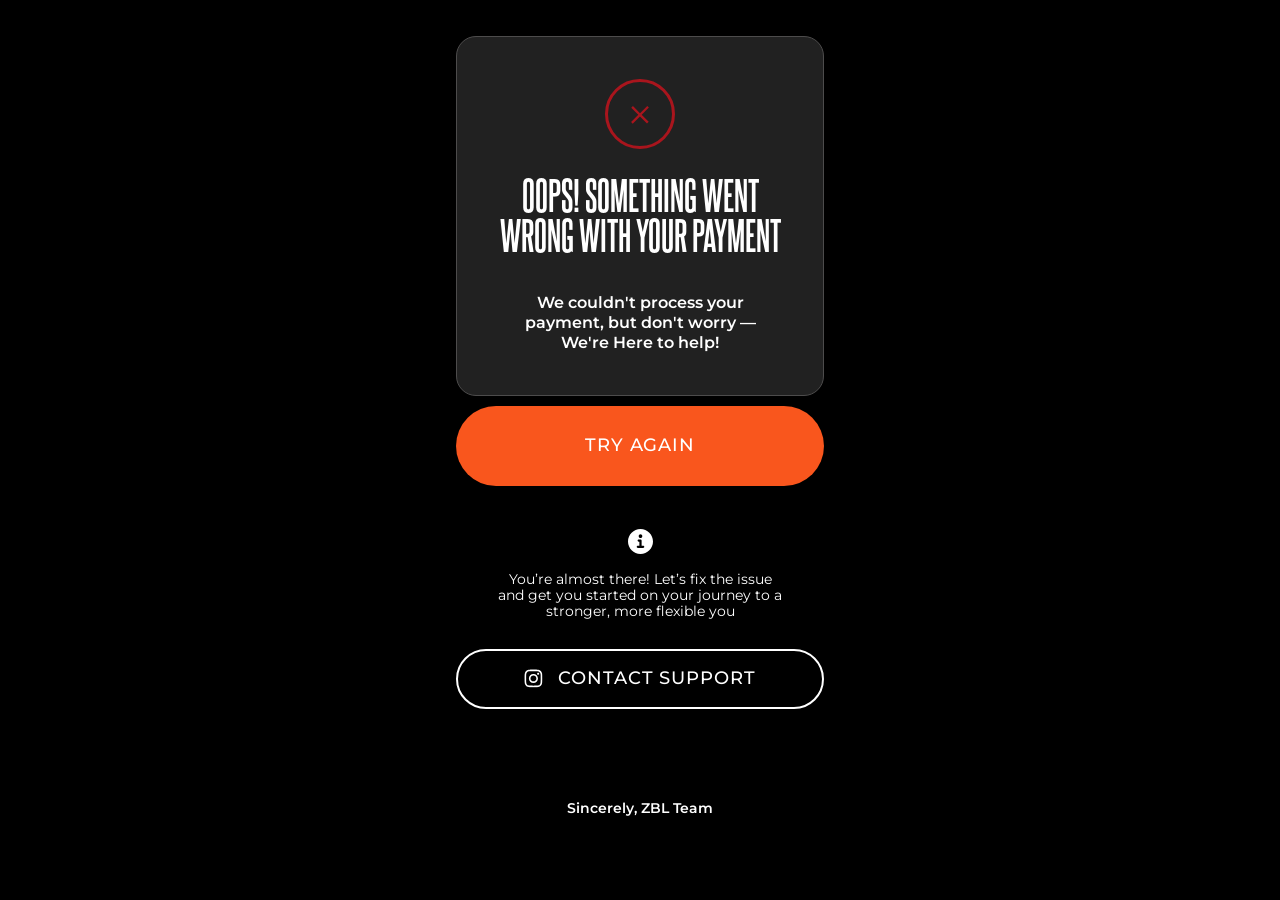
<file: failedpayment/index.html>
<!DOCTYPE html>
<html lang="en">
<head>

    <meta charset="UTF-8">
    <meta name="viewport" content="width=device-width, initial-scale=1.0">
    <link href="https://fonts.googleapis.com/css2?family=Montserrat:wght@250;300;400;500;600;700&display=swap"
        rel="stylesheet">
    <link href="https://fonts.googleapis.com/css2?family=Forum&display=swap" rel="stylesheet">
    <link rel="stylesheet" href="css/style.css">
    <link rel="stylesheet" href="css/fonts.css">
    <title>Something went wrong</title>
</head>
<body> 
      <section class="container">
        <div class="wrap">
          <div class="circle">
            <svg width="18" height="19" viewBox="0 0 18 19" fill="none" xmlns="http://www.w3.org/2000/svg">
              <path d="M17.8985 2.53808L10.665 9.77158L17.7081 16.8147L15.9949 18.5279L8.95177 11.4848L1.71827 18.7183L0.0812134 17.0812L7.31471 9.84772L0.233498 2.7665L1.94669 1.05331L9.02791 8.13452L16.2614 0.901022L17.8985 2.53808Z" fill="#A9151D" />
            </svg> 
            </div> 
            <h3 class="title">Oops! Something went<br> wrong with your payment</h3>
            <p>We couldn't process your<br> payment, but don't worry —<br> We're Here to help!</p>
        </div>
       <a href="https://mmoschool.online/shop/item/13401"> <div class="btn">Try Again</div></a>
        <div class="info">
          <svg width="25" height="25" viewBox="0 0 25 25" fill="none" xmlns="http://www.w3.org/2000/svg">
  <g clip-path="url(#clip0_92_41)">
    <path fill-rule="evenodd" clip-rule="evenodd" d="M12.5 25C19.4036 25 25 19.4036 25 12.5C25 5.59645 19.4036 0 12.5 0C5.59645 0 0 5.59645 0 12.5C0 19.4036 5.59645 25 12.5 25ZM9.82143 16.7411C9.20504 16.7411 8.70536 17.2407 8.70536 17.8571C8.70536 18.4736 9.20504 18.9732 9.82143 18.9732H12.5H15.1786C15.795 18.9732 16.2946 18.4736 16.2946 17.8571C16.2946 17.2407 15.795 16.7411 15.1786 16.7411H13.6161V11.6071C13.6161 10.9907 13.1164 10.4911 12.5 10.4911H10.7143C10.0979 10.4911 9.59821 10.9907 9.59821 11.6071C9.59821 12.2235 10.0979 12.7232 10.7143 12.7232H11.3839V16.7411H9.82143ZM14.2857 7.14286C14.2857 8.12907 13.4862 8.92857 12.5 8.92857C11.5138 8.92857 10.7143 8.12907 10.7143 7.14286C10.7143 6.15664 11.5138 5.35714 12.5 5.35714C13.4862 5.35714 14.2857 6.15664 14.2857 7.14286Z" fill="white" />
  </g>
  <defs>
    <clipPath id="clip0_92_41">
      <rect width="25" height="25" fill="white" />
    </clipPath>
  </defs>
</svg>
<p>You’re almost there! Let’s fix the issue<br> and get you started on your journey to a<br> stronger, more flexible you</p>
        </div>
        <a href="https://www.instagram.com/zubalenok.team/">
        <div class="btn-inst">
          <svg width="19" height="19" viewBox="0 0 19 19" fill="none" xmlns="http://www.w3.org/2000/svg">
  <g clip-path="url(#clip0_92_48)">
    <path d="M15.2065 4.7119V4.71249C15.2065 5.29824 14.7316 5.77261 14.1464 5.77261C13.5613 5.77261 13.0863 5.29765 13.0863 4.71249C13.0863 4.12674 13.5613 3.65236 14.1464 3.65236C14.7316 3.65295 15.206 4.12674 15.2065 4.7119ZM9.4286 12.3744C7.80159 12.3744 6.48276 11.0556 6.48276 9.42854C6.48276 7.80152 7.80159 6.4827 9.4286 6.4827C11.0556 6.4827 12.3744 7.80152 12.3744 9.42854C12.3744 11.055 11.0562 12.3738 9.42978 12.3738H9.42919L9.4286 12.3744ZM9.4286 4.89104C6.92237 4.89104 4.8911 6.9229 4.8911 9.42854C4.8911 11.9342 6.92296 13.966 9.4286 13.966C11.9348 13.966 13.9661 11.9342 13.9661 9.42854C13.9661 9.42854 13.9661 9.42854 13.9661 9.42795C13.9661 6.92231 11.9348 4.89045 9.4286 4.89045C9.4286 4.89045 9.4286 4.89045 9.42801 4.89045L9.4286 4.89104ZM9.4286 2.18269C11.7875 2.18269 12.0686 2.19447 13.0003 2.23513C13.5913 2.2422 14.1535 2.35417 14.6738 2.55217L14.6402 2.54097C15.4146 2.84268 16.0156 3.44376 16.3109 4.19804L16.3179 4.21808C16.5042 4.70483 16.6149 5.2676 16.622 5.85511V5.85806C16.6639 6.79031 16.6733 7.07022 16.6733 9.42972C16.6733 11.7892 16.6621 12.0697 16.6191 13.0014C16.6079 13.593 16.4953 14.1552 16.2979 14.6755L16.3091 14.6414C16.1571 15.0397 15.932 15.3791 15.6473 15.6585L15.6467 15.6591C15.368 15.9443 15.0286 16.1694 14.6497 16.3126L14.6308 16.3191C14.1423 16.5053 13.5778 16.6161 12.9879 16.6231H12.9849C12.0468 16.665 11.7704 16.6744 9.4068 16.6744C7.042 16.6744 6.76621 16.6632 5.82866 16.6202C5.23466 16.609 4.67012 16.4964 4.14742 16.299L4.18219 16.3102C3.78384 16.1605 3.44441 15.9348 3.16744 15.649L3.16685 15.6485C2.87869 15.3715 2.65241 15.0315 2.51039 14.6508L2.5045 14.6325C2.31887 14.1446 2.20632 13.5806 2.19512 12.9914V12.9866C2.16212 12.0585 2.15034 11.7721 2.15034 9.4197C2.15034 7.0661 2.16212 6.77911 2.19512 5.83979C2.20632 5.24638 2.31828 4.68243 2.51569 4.16033L2.5045 4.1951C2.65005 3.79497 2.87692 3.45436 3.16626 3.17917L3.16744 3.17799C3.44323 2.88806 3.78325 2.66236 4.16451 2.5227L4.18278 2.51681C4.66776 2.32942 5.22817 2.21686 5.81392 2.20685H5.81805C6.75678 2.17385 7.03316 2.16265 9.39619 2.16265L9.4286 2.18269ZM9.4286 0.591614C7.02785 0.591614 6.7285 0.60281 5.78564 0.644649C5.01073 0.661149 4.27589 0.810828 3.59585 1.0707L3.64064 1.05597C3.02778 1.28992 2.50567 1.63701 2.0755 2.07426L2.07491 2.07485C1.63589 2.50502 1.28939 3.02772 1.06546 3.61111L1.05544 3.64058C0.8103 4.27583 0.660621 5.01126 0.644711 5.77851V5.78558C0.600514 6.72843 0.591675 7.02779 0.591675 9.42854C0.591675 11.8293 0.602871 12.1286 0.644711 13.0715C0.661211 13.8464 0.810889 14.5813 1.07076 15.2613L1.05603 15.2165C1.5251 16.4075 2.44969 17.332 3.61 17.7905L3.64064 17.8011C4.27589 18.0457 5.01132 18.1953 5.77857 18.2118H5.78564C6.7285 18.256 7.02785 18.2649 9.4286 18.2649C11.8294 18.2649 12.1287 18.2537 13.0716 18.2118C13.8465 18.1948 14.5813 18.0457 15.2614 17.7858L15.2166 17.8011C16.4075 17.332 17.3321 16.4075 17.7906 15.2471L17.8012 15.2165C18.0463 14.5813 18.1954 13.8458 18.2119 13.0786V13.0715C18.2561 12.1286 18.2649 11.8293 18.2649 9.42854C18.2649 7.02779 18.2537 6.72843 18.2119 5.78558C18.1948 5.01067 18.0457 4.27583 17.7859 3.59579L17.8012 3.64058C17.5666 3.02772 17.2201 2.50561 16.7823 2.07544L16.7817 2.07485C16.3515 1.63583 15.8288 1.28933 15.2454 1.0654L15.216 1.05538C14.5807 0.810239 13.8453 0.66056 13.078 0.644649H13.071C12.1281 0.600453 11.8288 0.591614 9.42801 0.591614H9.4286Z" fill="white" />
  </g>
  <defs>
    <clipPath id="clip0_92_48">
      <rect width="18.8571" height="18.8571" fill="white" />
    </clipPath>
  </defs>
</svg>
<p>Contact Support</p>
        </div></a>
        <p class="team">Sincerely, ZBL Team</p>
      </section>
</body>
</html>
</file>
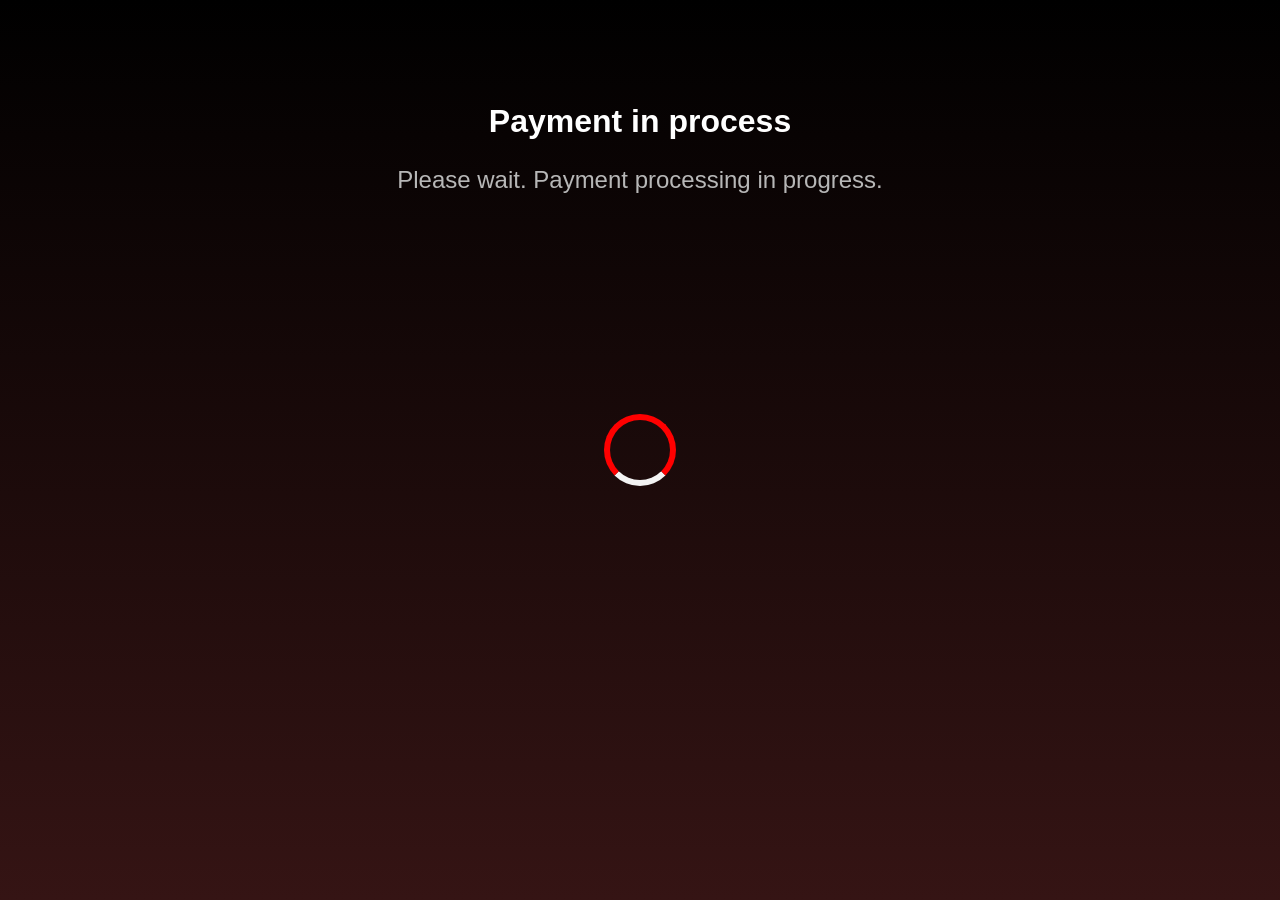
<file: payinprogress/index.html>
<!DOCTYPE html>
<html lang="uk">
<head>
    <meta charset="UTF-8">
    <meta name="viewport" content="width=device-width, initial-scale=1.0">
    <title>Стильний Прелоадер</title>
    <link rel="stylesheet" href="style.css"> </head>
<body>

    <div class="box">
        <h1>Payment in process</h1>
        <h2>Please wait. Payment processing in progress.</h2>
    </div>
    <div class="preloader-container">
        <div class="spinner"></div>
    </div>

</body>
</html>
</file>
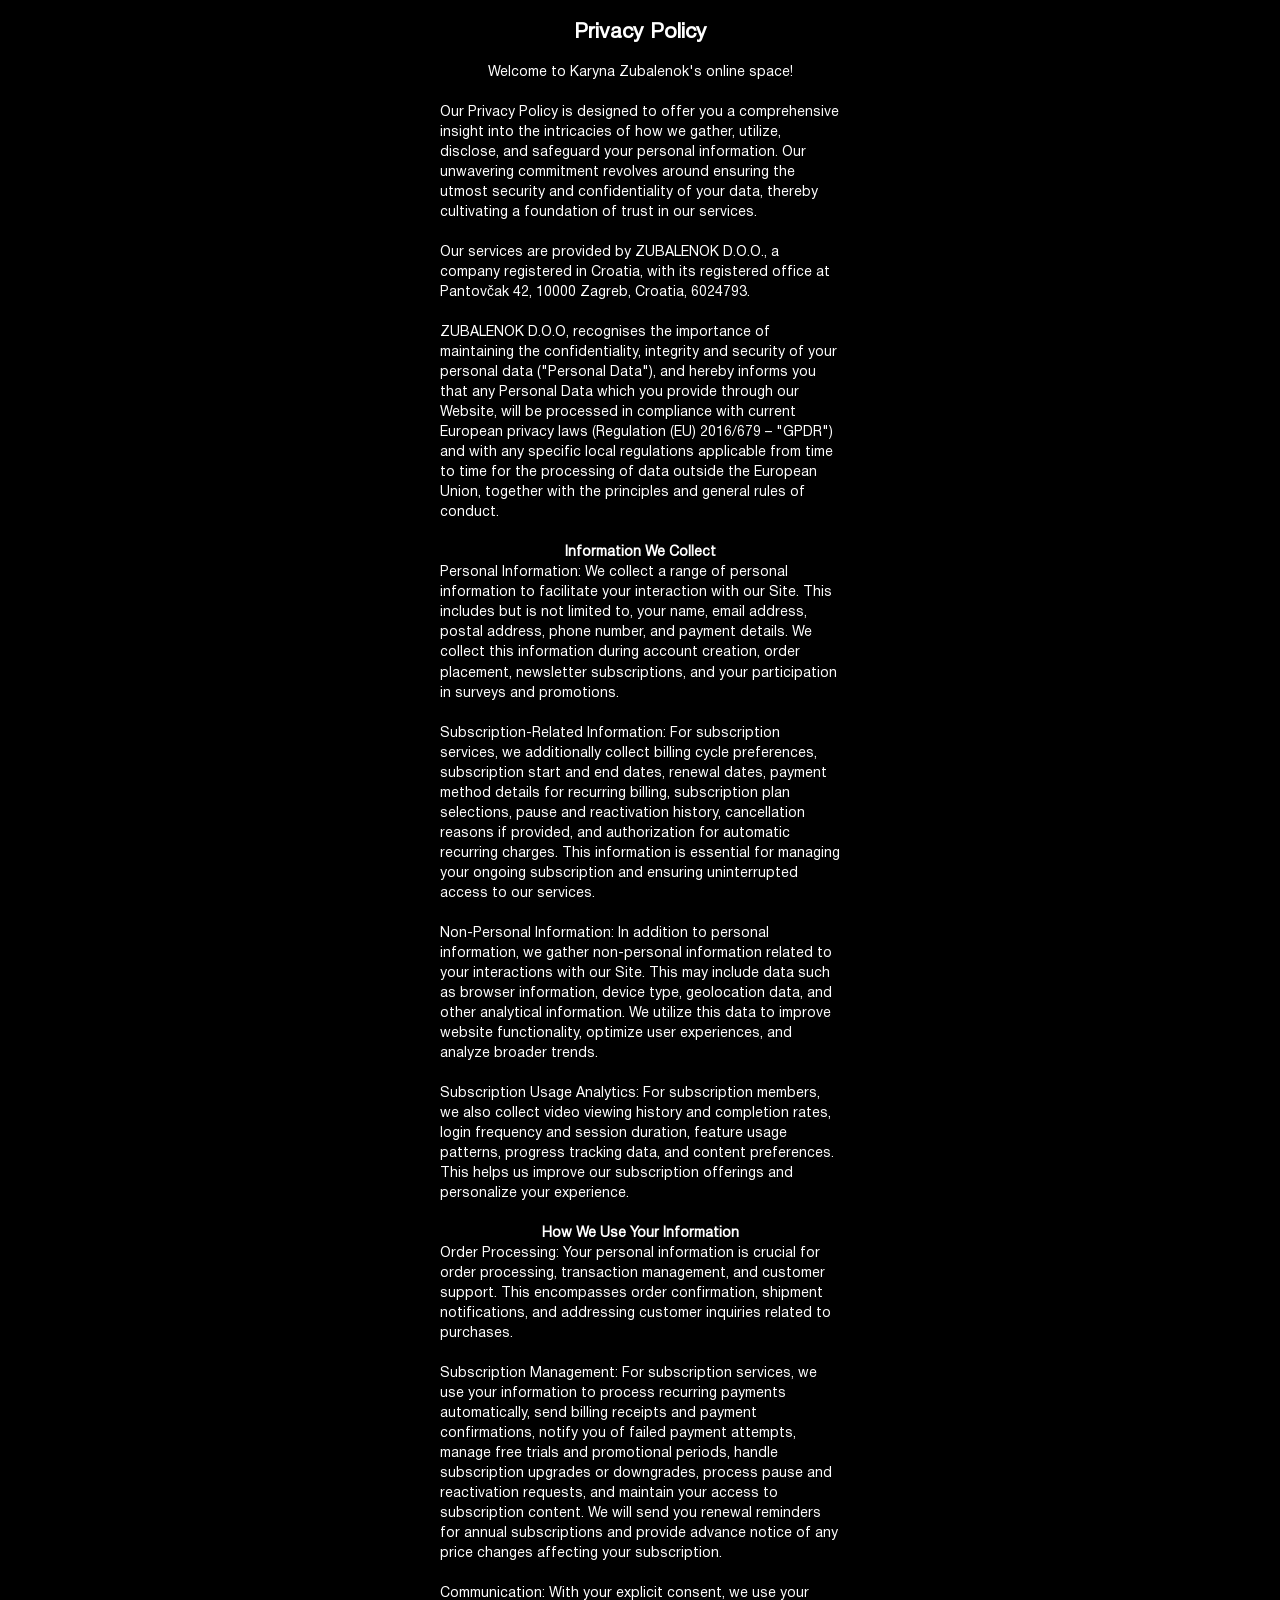
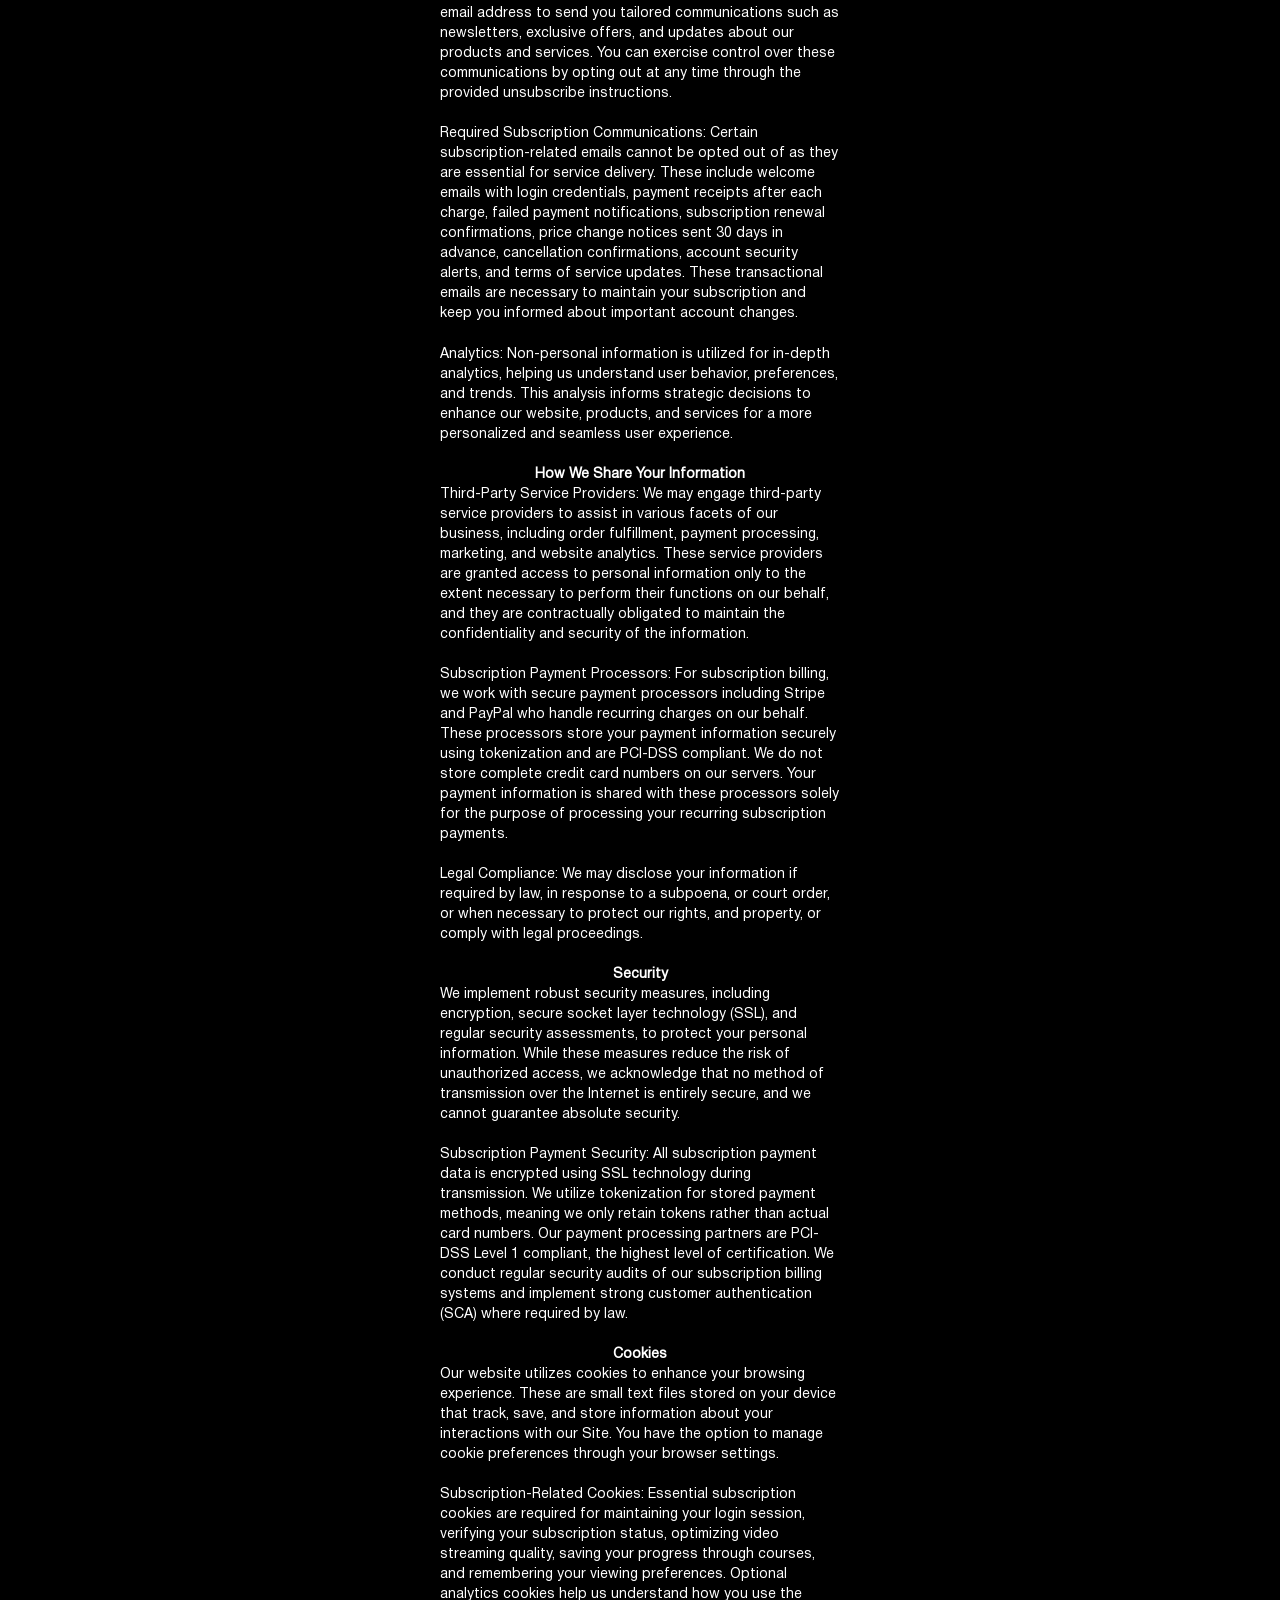
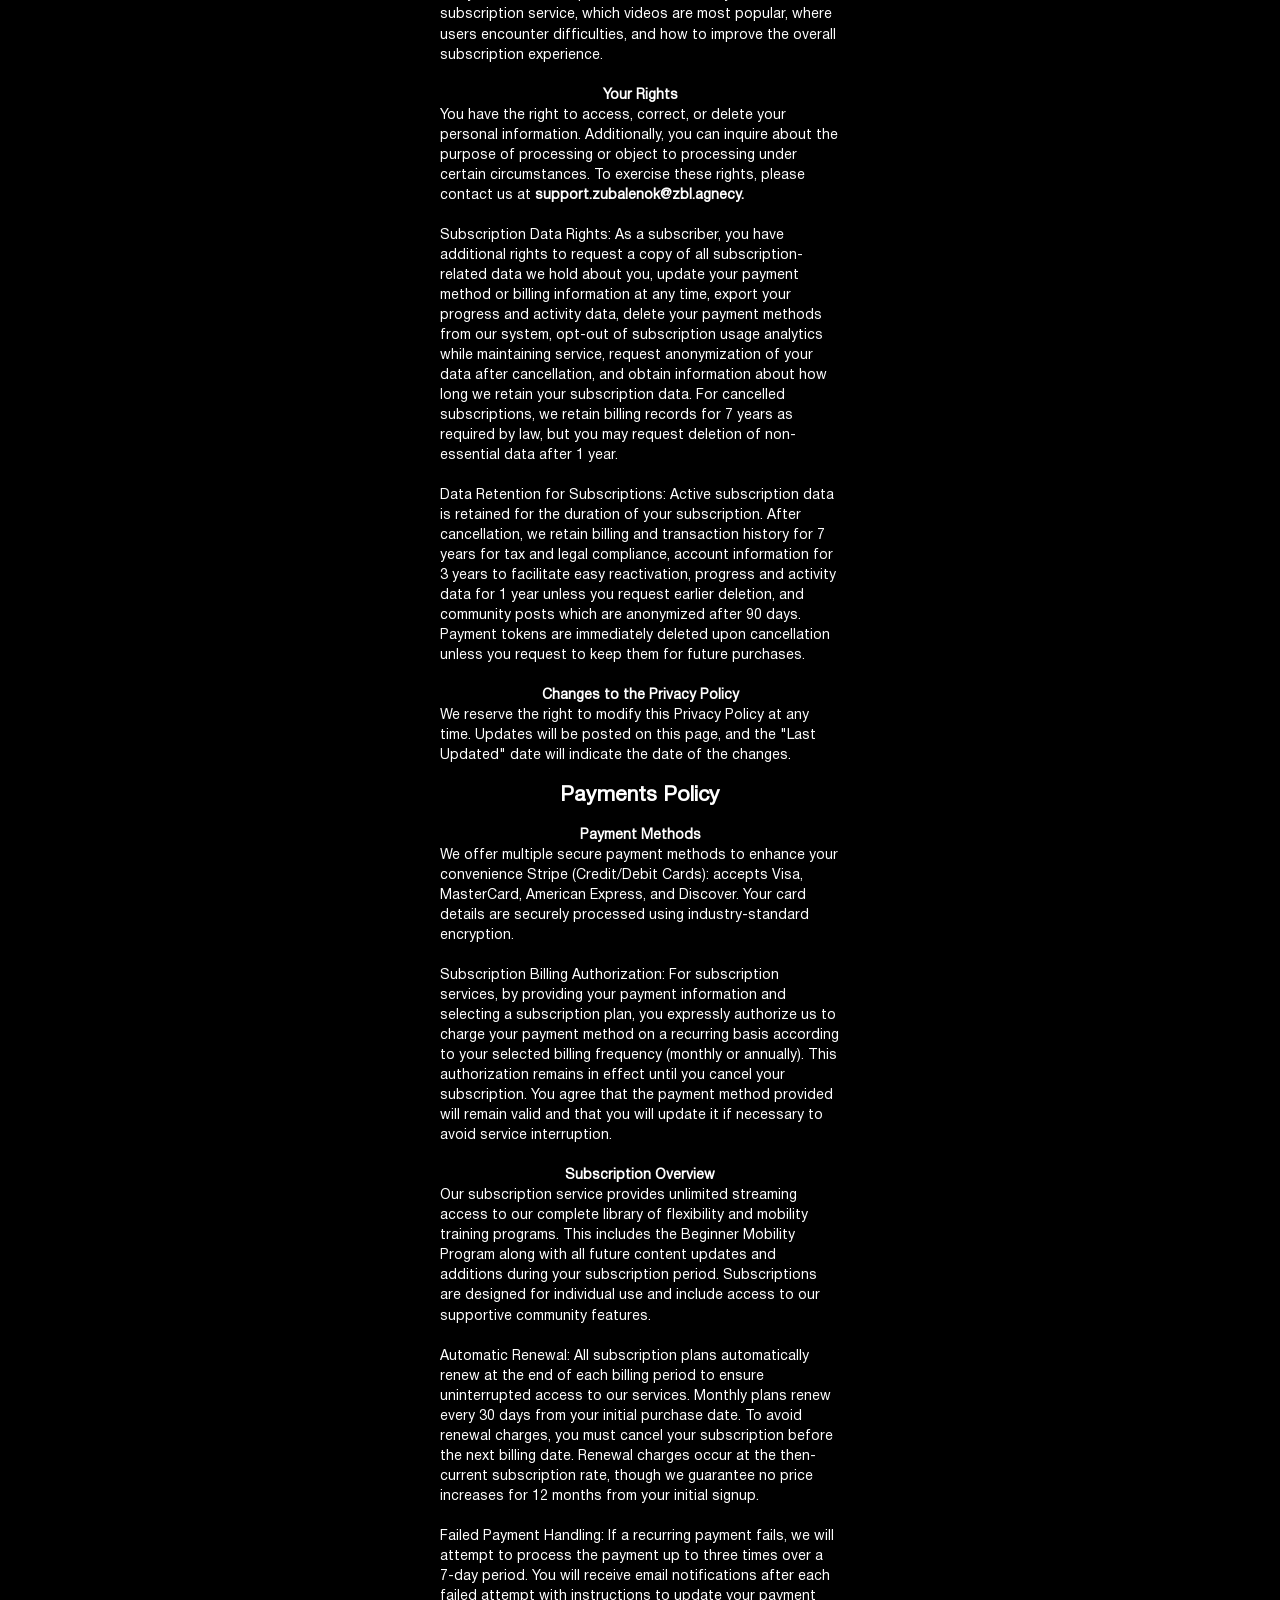
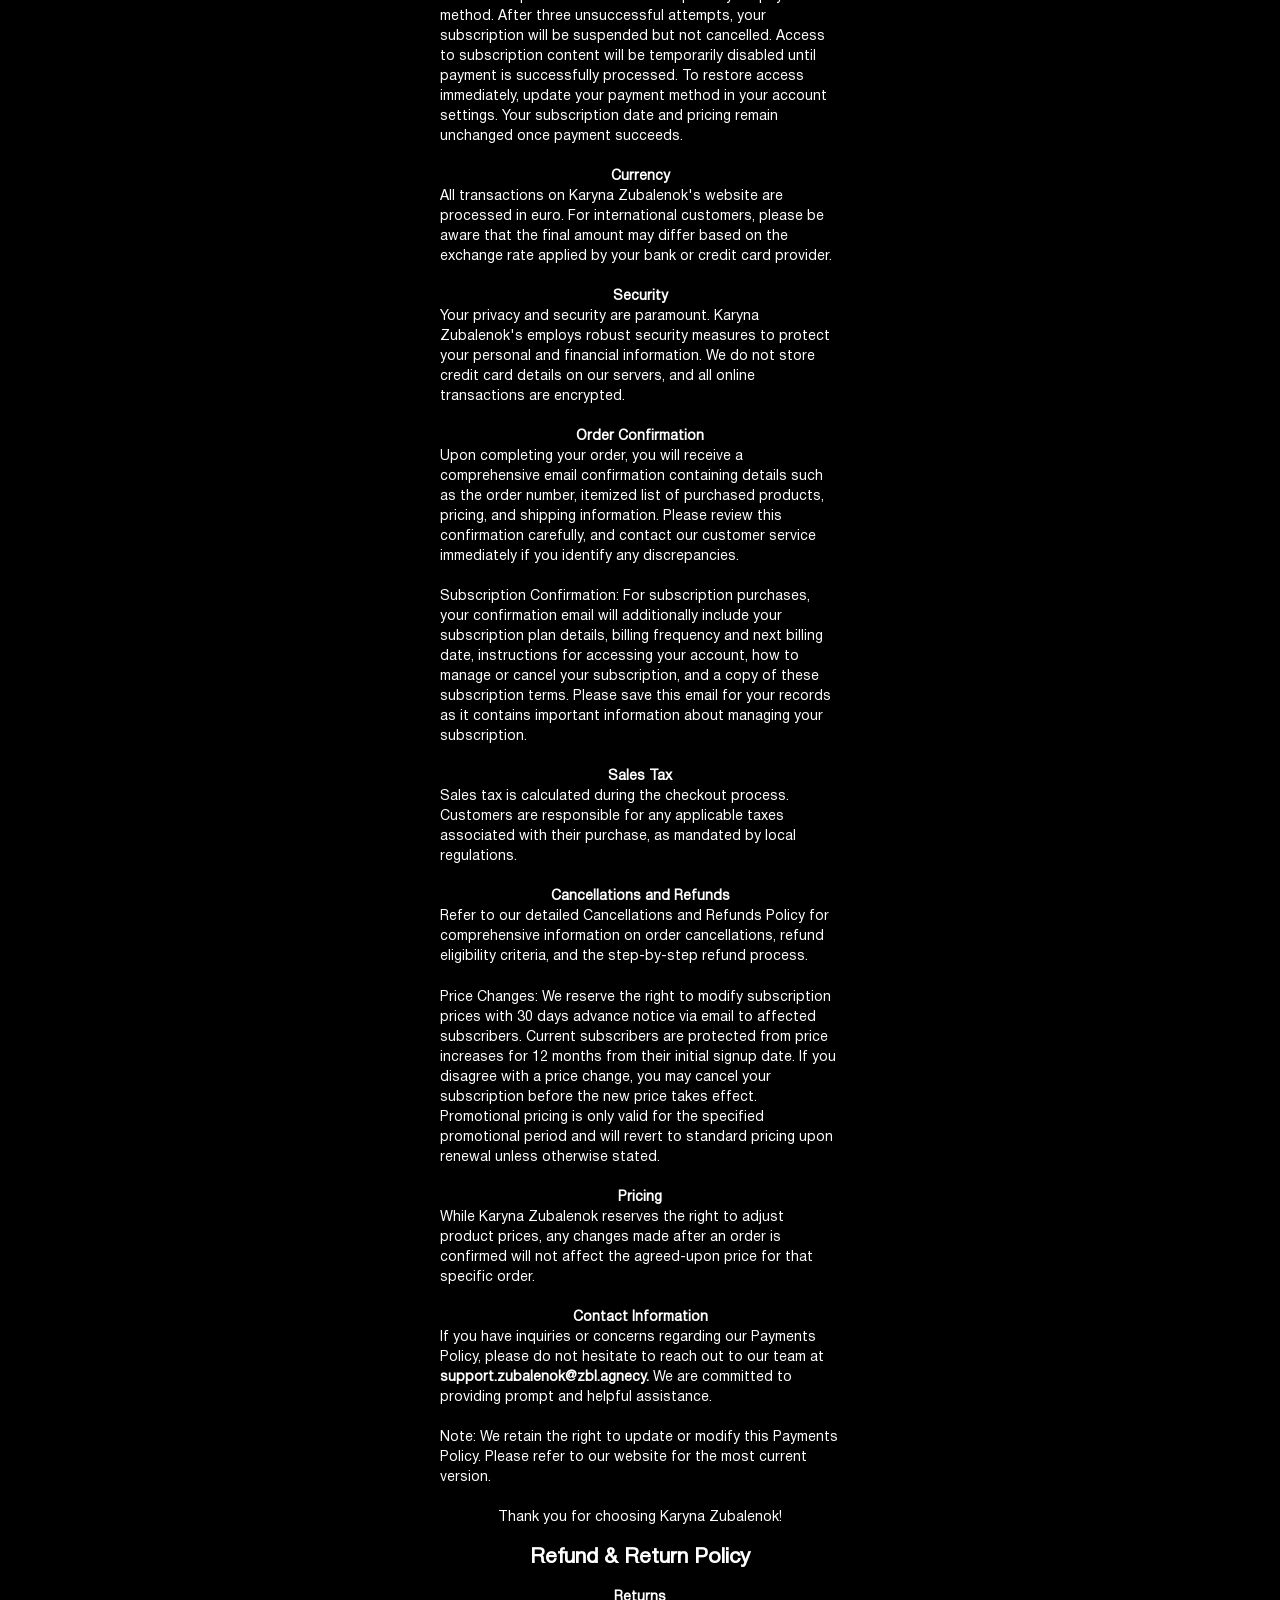
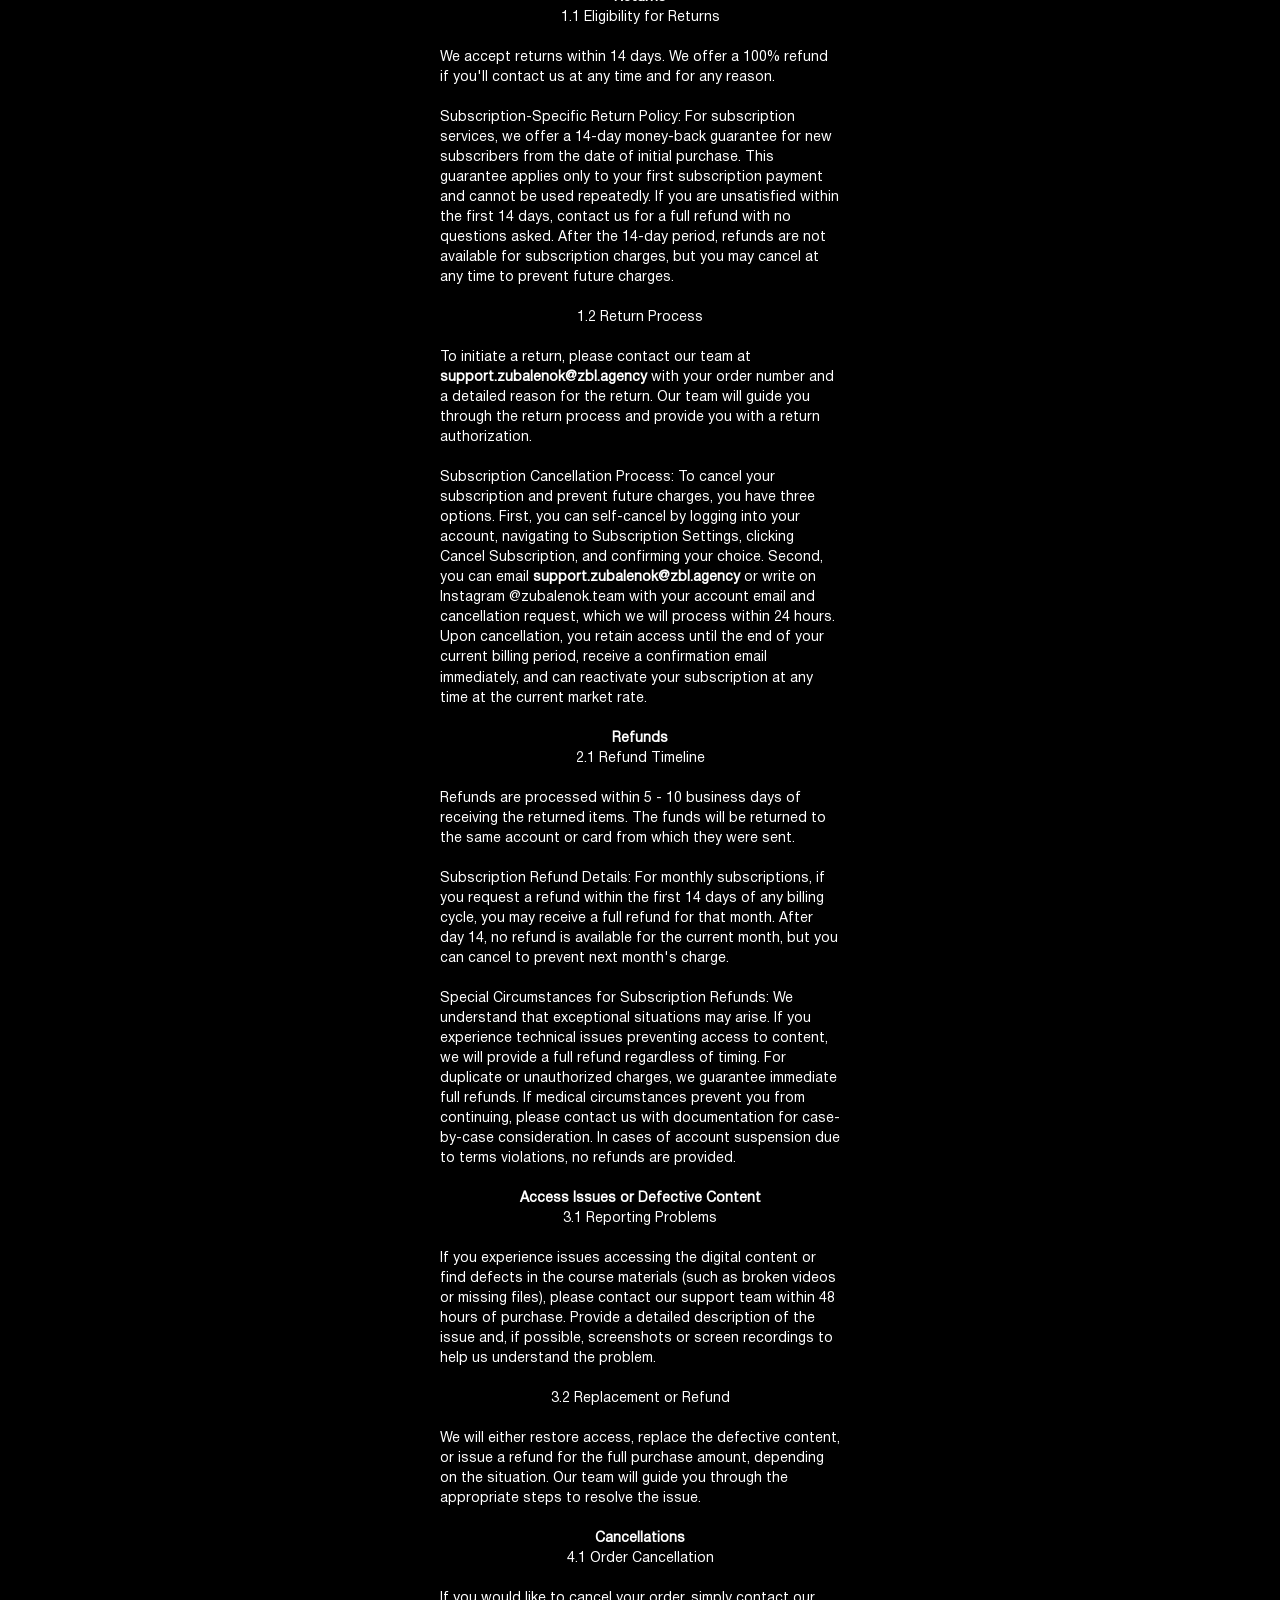
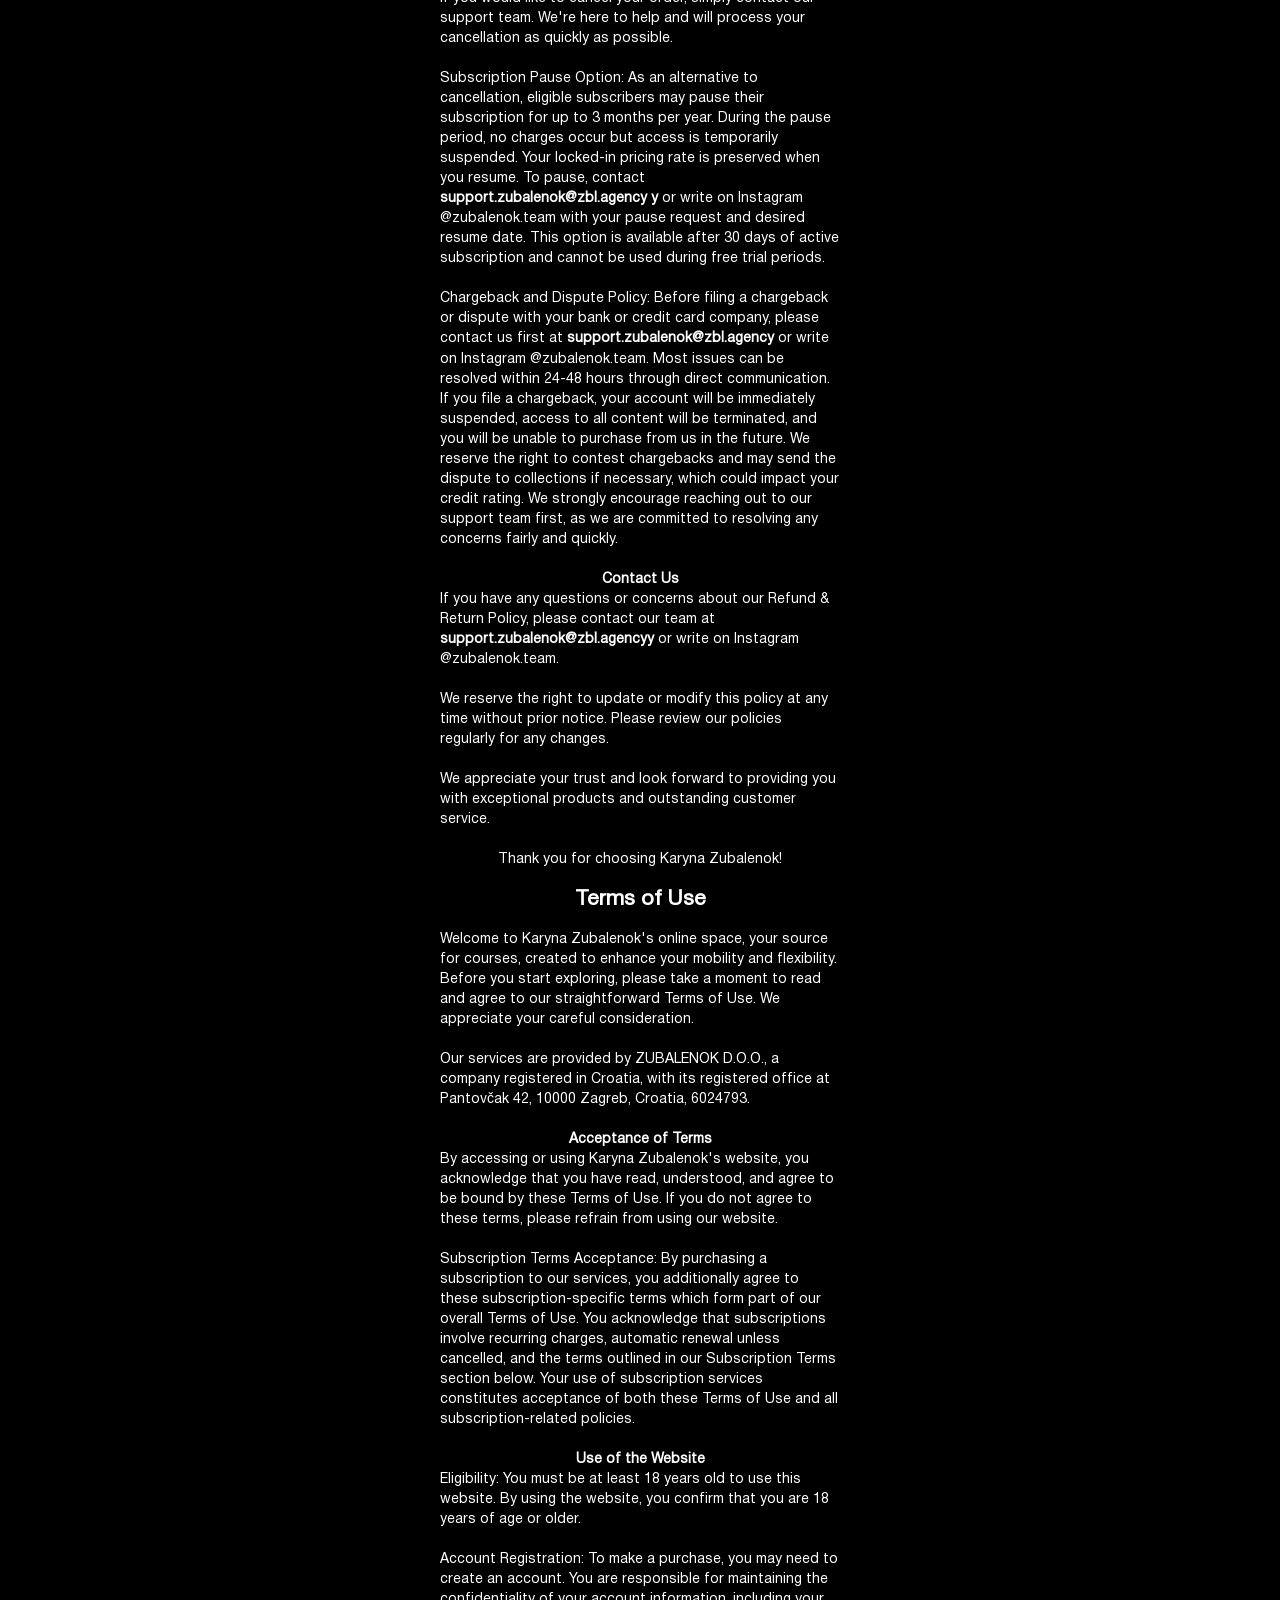
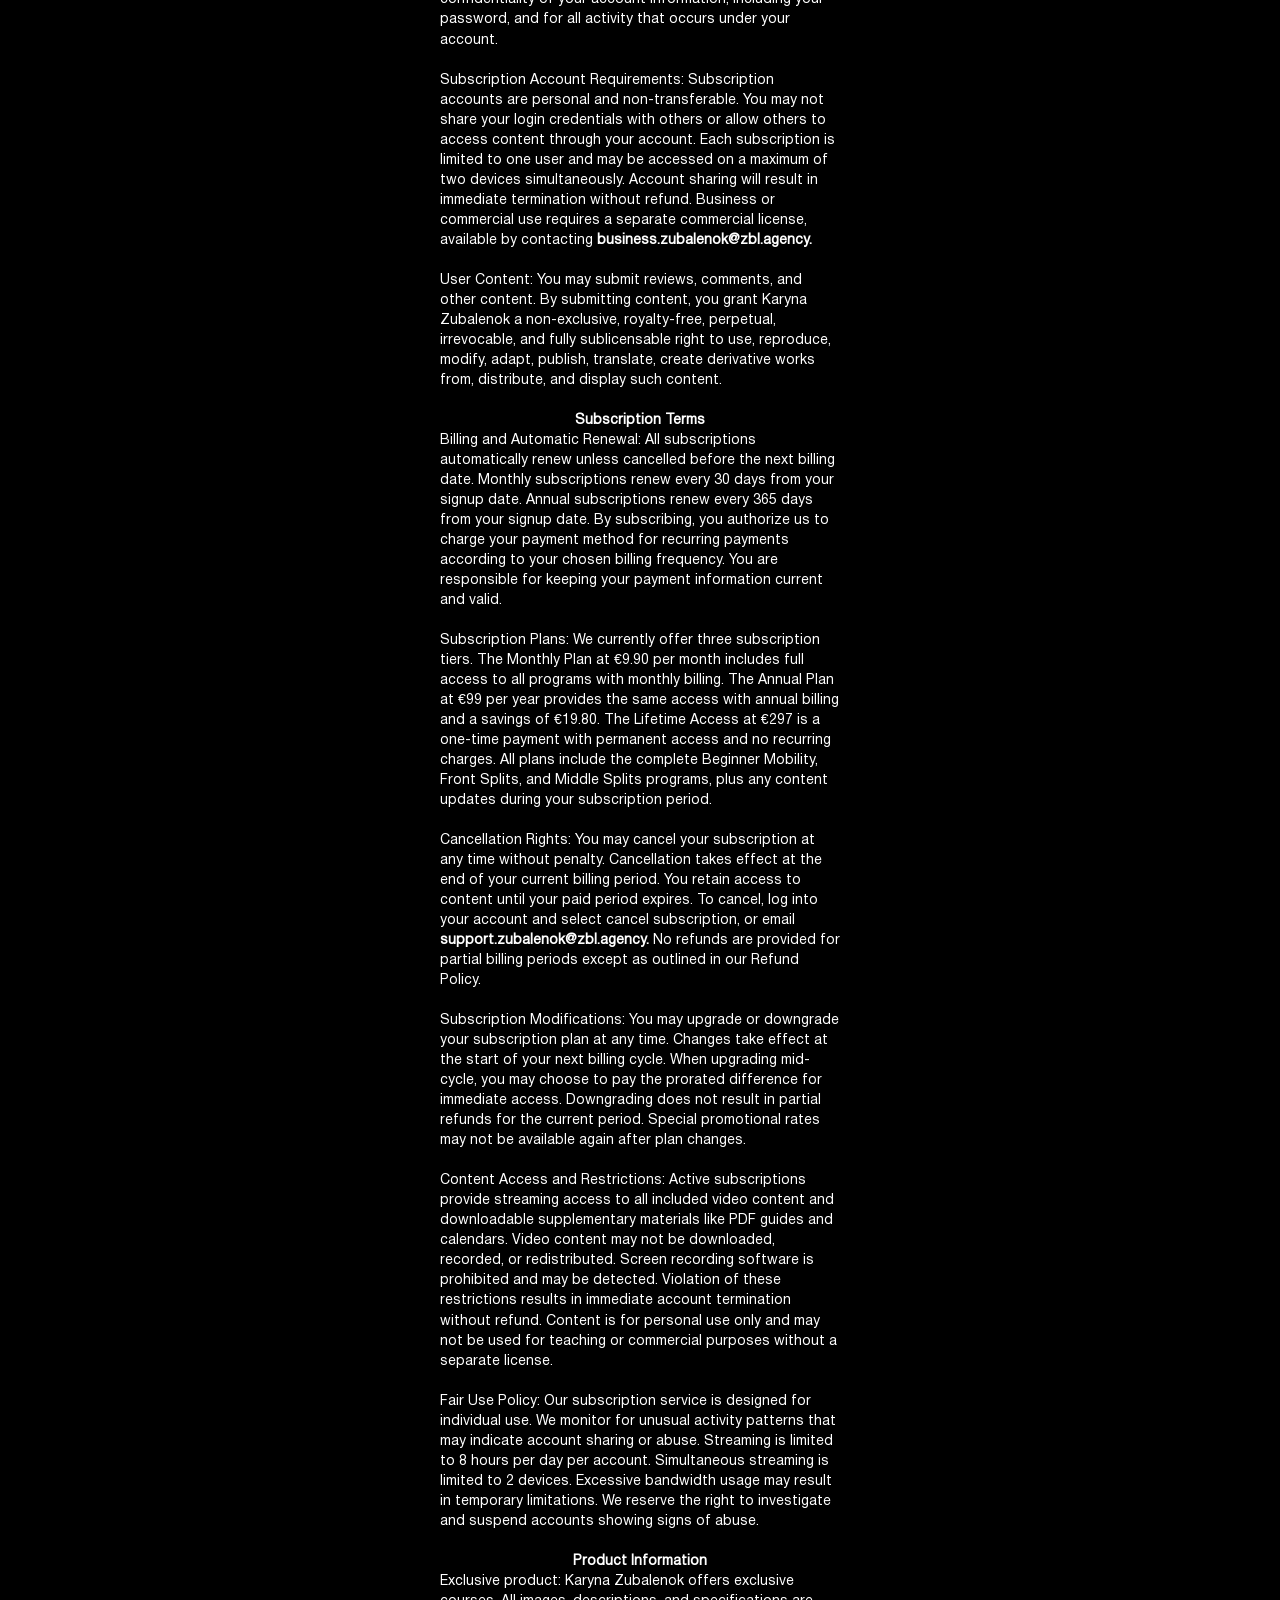
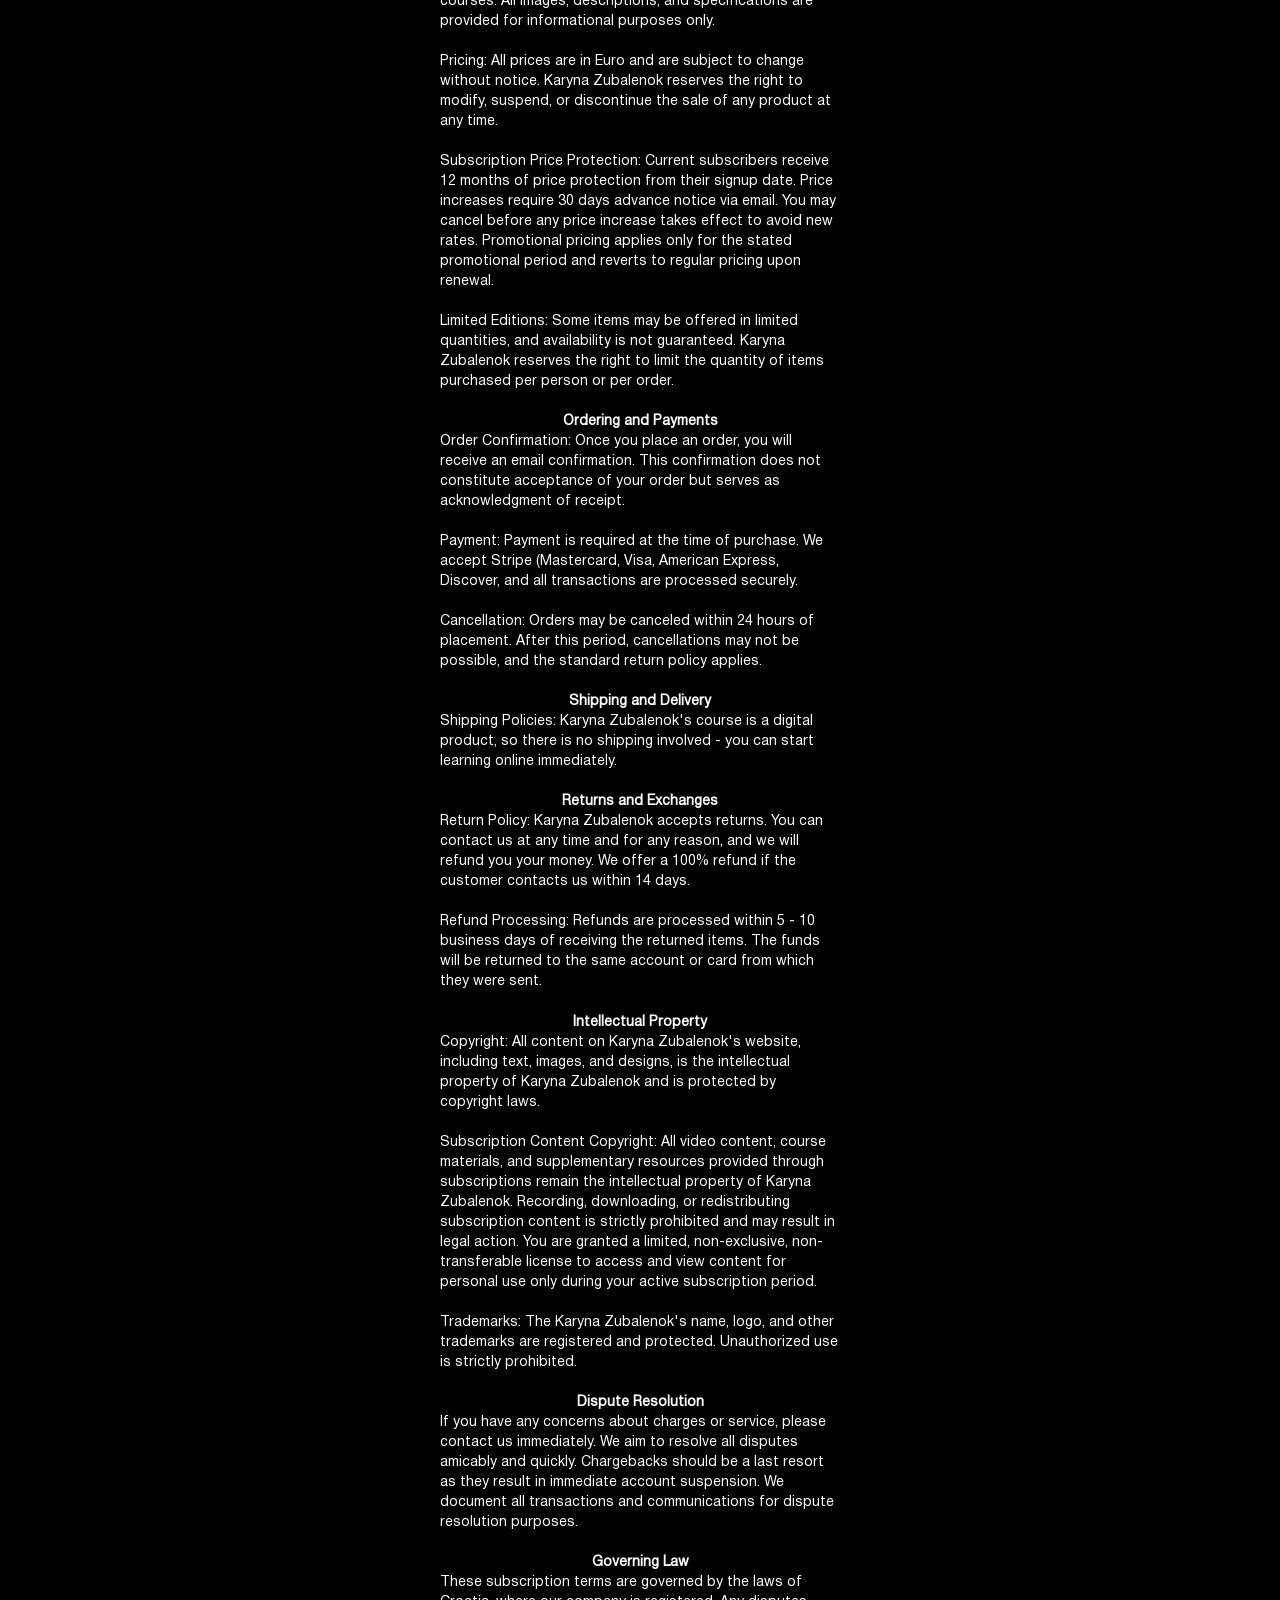
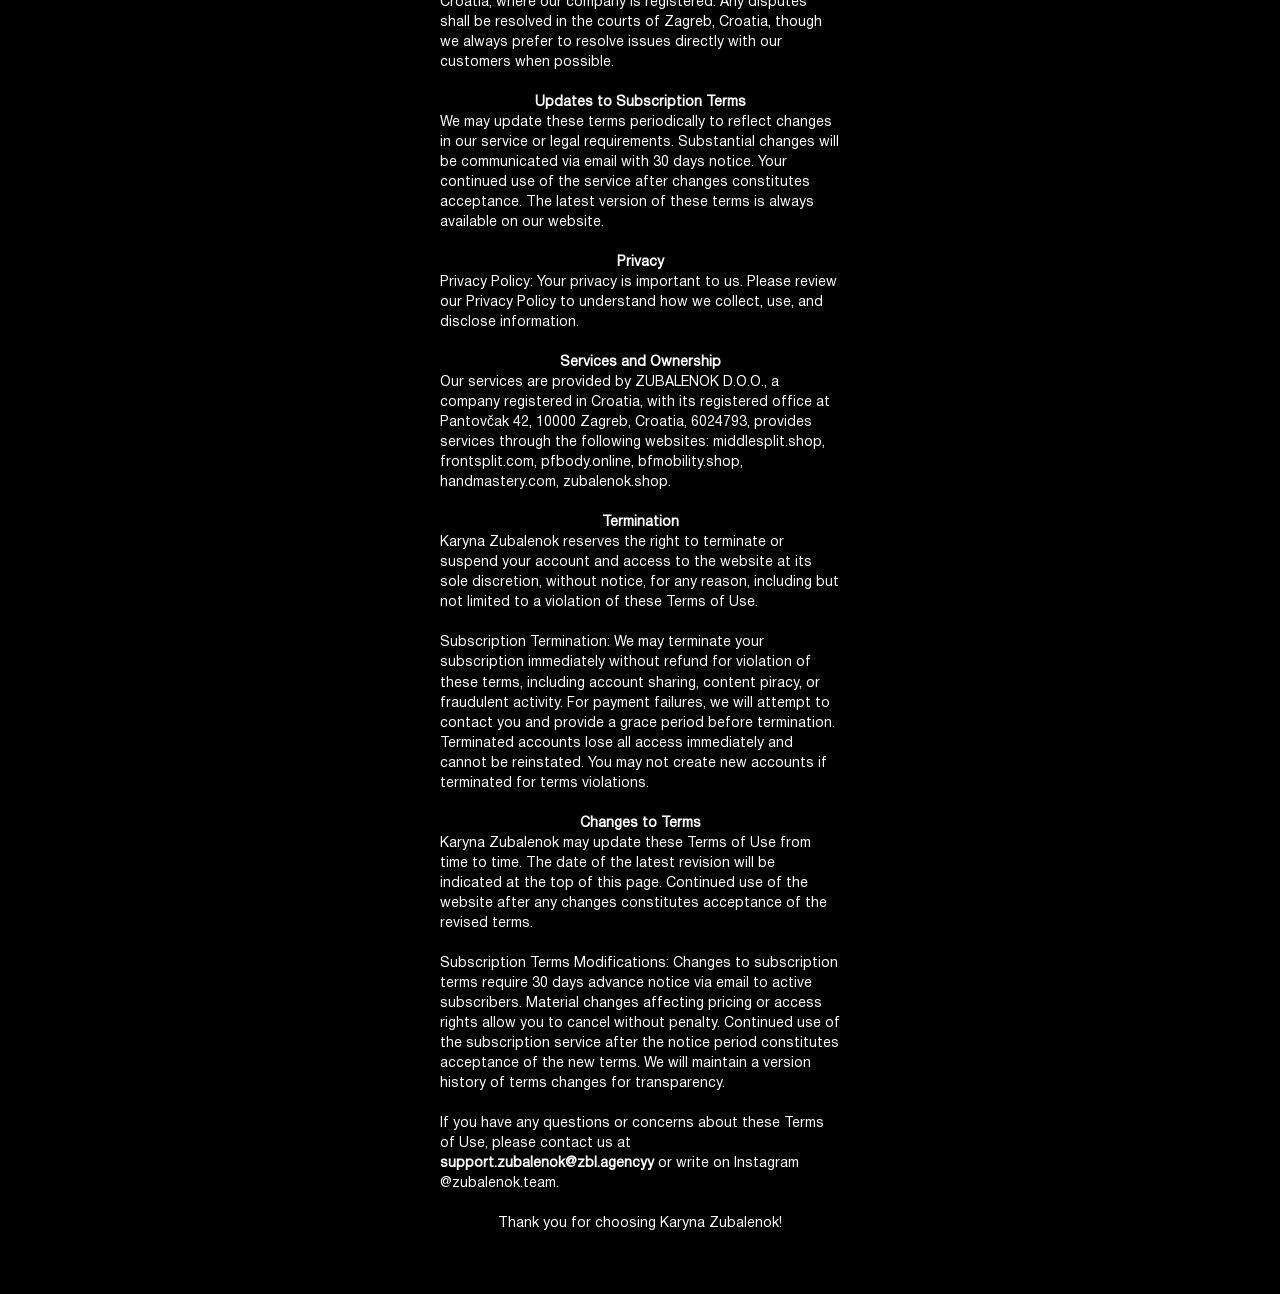
<file: policy/index.html>
<!DOCTYPE html>
<html lang="en">
<head>
    <meta charset="UTF-8">
    <meta name="viewport" content="width=device-width, initial-scale=1.0">
    <link href="https://fonts.googleapis.com/css2?family=Montserrat:wght@250;300;400;500;700&display=swap"
        rel="stylesheet">
    <link href="https://fonts.googleapis.com/css2?family=Forum&display=swap" rel="stylesheet">
    <link rel="stylesheet" href="css/style.css">
    <link rel="stylesheet" href="css/fonts.css">
    <title>Privacy Policy and User Agreement</title>

</head>
<body>
    <div class="selection">
        <div class="head">

<h2>Privacy Policy</h2><br>

<p>Welcome to Karyna Zubalenok's online space!</p><br>

<p>Our Privacy Policy is designed to offer you a comprehensive insight into the intricacies of how we
gather, utilize, disclose, and safeguard your personal information. Our unwavering commitment revolves
around ensuring the utmost security and confidentiality of your data, thereby cultivating a foundation
of trust in our services.</p><br>

<p>Our services are provided by ZUBALENOK D.O.O., a company registered in Croatia, with its registered
office at Pantov&#269;ak 42, 10000 Zagreb, Croatia, 6024793.</p><br>

<p>ZUBALENOK D.O.O, recognises the importance of maintaining the confidentiality, integrity and
security of your personal data ("Personal Data"), and hereby informs you that any Personal Data which
you provide through our Website, will be processed in compliance with current European privacy laws
(Regulation (EU) 2016/679 &ndash; "GPDR") and with any specific local regulations applicable from time
to time for the processing of data outside the European Union, together with the principles and
general rules of conduct.</p><br>

<p><strong>Information We Collect</strong></p>

<p>Personal Information:
We collect a range of personal information to facilitate your interaction with our Site. This includes
but is not limited to, your name, email address, postal address, phone number, and payment details. We
collect this information during account creation, order placement, newsletter subscriptions, and your
participation in surveys and promotions.</p><br>

<p>Subscription-Related Information:
For subscription services, we additionally collect billing cycle preferences, subscription start and
end dates, renewal dates, payment method details for recurring billing, subscription plan selections,
pause and reactivation history, cancellation reasons if provided, and authorization for automatic
recurring charges. This information is essential for managing your ongoing subscription and ensuring
uninterrupted access to our services.</p><br>

<p>Non-Personal Information:
In addition to personal information, we gather non-personal information related to your interactions
with our Site. This may include data such as browser information, device type, geolocation data, and
other analytical information. We utilize this data to improve website functionality, optimize user
experiences, and analyze broader trends.</p><br>

<p>Subscription Usage Analytics:
For subscription members, we also collect video viewing history and completion rates, login frequency
and session duration, feature usage patterns, progress tracking data, and content preferences. This
helps us improve our subscription offerings and personalize your experience.</p><br>

<p><strong>How We Use Your Information</strong></p>

<p>Order Processing:
Your personal information is crucial for order processing, transaction management, and customer
support. This encompasses order confirmation, shipment notifications, and addressing customer
inquiries related to purchases.</p><br>

<p>Subscription Management:
For subscription services, we use your information to process recurring payments automatically, send
billing receipts and payment confirmations, notify you of failed payment attempts, manage free trials
and promotional periods, handle subscription upgrades or downgrades, process pause and reactivation
requests, and maintain your access to subscription content. We will send you renewal reminders for
annual subscriptions and provide advance notice of any price changes affecting your
subscription.</p><br>

<p>Communication:
With your explicit consent, we use your email address to send you tailored communications such as
newsletters, exclusive offers, and updates about our products and services. You can exercise control
over these communications by opting out at any time through the provided unsubscribe
instructions.</p><br>

<p>Required Subscription Communications:
Certain subscription-related emails cannot be opted out of as they are essential for service delivery.
These include welcome emails with login credentials, payment receipts after each charge, failed
payment notifications, subscription renewal confirmations, price change notices sent 30 days in
advance, cancellation confirmations, account security alerts, and terms of service updates. These
transactional emails are necessary to maintain your subscription and keep you informed about important
account changes.</p><br>

<p>Analytics:
Non-personal information is utilized for in-depth analytics, helping us understand user behavior,
preferences, and trends. This analysis informs strategic decisions to enhance our website, products,
and services for a more personalized and seamless user experience.</p><br>

<p><strong>How We Share Your Information</strong></p>

<p>Third-Party Service Providers:
We may engage third-party service providers to assist in various facets of our business, including
order fulfillment, payment processing, marketing, and website analytics. These service providers are
granted access to personal information only to the extent necessary to perform their functions on our
behalf, and they are contractually obligated to maintain the confidentiality and security of the
information.</p><br>

<p>Subscription Payment Processors:
For subscription billing, we work with secure payment processors including Stripe and PayPal who
handle recurring charges on our behalf. These processors store your payment information securely using
tokenization and are PCI-DSS compliant. We do not store complete credit card numbers on our servers.
Your payment information is shared with these processors solely for the purpose of processing your
recurring subscription payments.</p><br>

<p>Legal Compliance:
We may disclose your information if required by law, in response to a subpoena, or court order, or
when necessary to protect our rights, and property, or comply with legal proceedings.</p><br>

<p><strong>Security</strong></p>
<p>We implement robust security measures, including encryption, secure socket layer technology (SSL),
and regular security assessments, to protect your personal information. While these measures reduce
the risk of unauthorized access, we acknowledge that no method of transmission over the Internet is
entirely secure, and we cannot guarantee absolute security.</p><br>

<p>Subscription Payment Security:
All subscription payment data is encrypted using SSL technology during transmission. We utilize
tokenization for stored payment methods, meaning we only retain tokens rather than actual card numbers.
Our payment processing partners are PCI-DSS Level 1 compliant, the highest level of certification. We
conduct regular security audits of our subscription billing systems and implement strong customer
authentication (SCA) where required by law.</p><br>

<p><strong>Cookies</strong></p>
<p>Our website utilizes cookies to enhance your browsing experience. These are small text files stored
on your device that track, save, and store information about your interactions with our Site. You have
the option to manage cookie preferences through your browser settings.</p><br>

<p>Subscription-Related Cookies:
Essential subscription cookies are required for maintaining your login session, verifying your
subscription status, optimizing video streaming quality, saving your progress through courses, and
remembering your viewing preferences. Optional analytics cookies help us understand how you use the
subscription service, which videos are most popular, where users encounter difficulties, and how to
improve the overall subscription experience.</p><br>

<p><strong>Your Rights</strong></p>
<p>You have the right to access, correct, or delete your personal information. Additionally, you can
inquire about the purpose of processing or object to processing under certain circumstances. To
exercise these rights, please contact us at <b>support.zubalenok@zbl.agnecy.</b></p><br>

<p>Subscription Data Rights:
As a subscriber, you have additional rights to request a copy of all subscription-related data we hold
about you, update your payment method or billing information at any time, export your progress and
activity data, delete your payment methods from our system, opt-out of subscription usage analytics
while maintaining service, request anonymization of your data after cancellation, and obtain
information about how long we retain your subscription data. For cancelled subscriptions, we retain
billing records for 7 years as required by law, but you may request deletion of non-essential data
after 1 year.</p><br>

<p>Data Retention for Subscriptions:
Active subscription data is retained for the duration of your subscription. After cancellation, we
retain billing and transaction history for 7 years for tax and legal compliance, account information
for 3 years to facilitate easy reactivation, progress and activity data for 1 year unless you request
earlier deletion, and community posts which are anonymized after 90 days. Payment tokens are
immediately deleted upon cancellation unless you request to keep them for future purchases.</p><br>

<p><strong>Changes to the Privacy Policy</strong></p>
<p>We reserve the right to modify this Privacy Policy at any time. Updates will be posted on this page,
and the "Last Updated" date will indicate the date of the changes.</p><br>

<h2>Payments Policy</h2><br>

<p><strong>Payment Methods</strong></p>
<p>We offer multiple secure payment methods to enhance your convenience Stripe (Credit/Debit Cards):
accepts Visa, MasterCard, American Express, and Discover. Your card details are securely processed
using industry-standard encryption.</p><br>

<p>Subscription Billing Authorization:
For subscription services, by providing your payment information and selecting a subscription plan, you
expressly authorize us to charge your payment method on a recurring basis according to your selected
billing frequency (monthly or annually). This authorization remains in effect until you cancel your
subscription. You agree that the payment method provided will remain valid and that you will update it
if necessary to avoid service interruption.</p><br>

<p><strong>Subscription Overview</strong></p>
<p>Our subscription service provides unlimited streaming access to our complete library of flexibility
and mobility training programs. This includes the Beginner Mobility Program along with all future
content updates and additions during your subscription period. Subscriptions are designed for
individual use and include access to our supportive community features.</p><br>

<p>Automatic Renewal:
All subscription plans automatically renew at the end of each billing period to ensure uninterrupted
access to our services. Monthly plans renew every 30 days from your initial purchase date. To avoid
renewal charges, you must cancel your subscription before the next billing date. Renewal charges occur
at the then-current subscription rate, though we guarantee no price increases for 12 months from your
initial signup.</p><br>

<p>Failed Payment Handling:
If a recurring payment fails, we will attempt to process the payment up to three times over a 7-day
period. You will receive email notifications after each failed attempt with instructions to update your
payment method. After three unsuccessful attempts, your subscription will be suspended but not
cancelled. Access to subscription content will be temporarily disabled until payment is successfully
processed. To restore access immediately, update your payment method in your account settings. Your
subscription date and pricing remain unchanged once payment succeeds.</p><br>

<p><strong>Currency</strong></p>
<p>All transactions on Karyna Zubalenok's website are processed in euro. For international customers,
please be aware that the final amount may differ based on the exchange rate applied by your bank or
credit card provider.</p><br>

<p><strong>Security</strong></p>
<p>Your privacy and security are paramount. Karyna Zubalenok's employs robust security measures to
protect your personal and financial information. We do not store credit card details on our servers,
and all online transactions are encrypted.</p><br>

<p><strong>Order Confirmation</strong></p>
<p>Upon completing your order, you will receive a comprehensive email confirmation containing details
such as the order number, itemized list of purchased products, pricing, and shipping information.
Please review this confirmation carefully, and contact our customer service immediately if you identify
any discrepancies.</p><br>

<p>Subscription Confirmation:
For subscription purchases, your confirmation email will additionally include your subscription plan
details, billing frequency and next billing date, instructions for accessing your account, how to
manage or cancel your subscription, and a copy of these subscription terms. Please save this email for
your records as it contains important information about managing your subscription.</p><br>

<p><strong>Sales Tax</strong></p>
<p>Sales tax is calculated during the checkout process. Customers are responsible for any applicable
taxes associated with their purchase, as mandated by local regulations.</p><br>

<p><strong>Cancellations and Refunds</strong></p>
<p>Refer to our detailed Cancellations and Refunds Policy for comprehensive information on order
cancellations, refund eligibility criteria, and the step-by-step refund process.</p><br>

<p>Price Changes:
We reserve the right to modify subscription prices with 30 days advance notice via email to affected
subscribers. Current subscribers are protected from price increases for 12 months from their initial
signup date. If you disagree with a price change, you may cancel your subscription before the new price
takes effect. Promotional pricing is only valid for the specified promotional period and will revert to
standard pricing upon renewal unless otherwise stated.</p><br>

<p><strong>Pricing</strong></p>
<p>While Karyna Zubalenok reserves the right to adjust product prices, any changes made after an order
is confirmed will not affect the agreed-upon price for that specific order.</p><br>

<p><strong>Contact Information</strong></p>
<p>If you have inquiries or concerns regarding our Payments Policy, please do not hesitate to reach out
to our team at <b>support.zubalenok@zbl.agnecy.</b> We are committed to providing prompt and helpful
assistance.</p><br>

<p>Note: We retain the right to update or modify this Payments Policy. Please refer to our website for
the most current version.</p><br>

<p>Thank you for choosing Karyna Zubalenok!</p><br>

<h2>Refund &amp; Return Policy</h2><br>

<p><strong>Returns</strong></p>

<p>1.1 Eligibility for Returns</p><br>
<p>We accept returns within 14 days. We offer a 100% refund if you'll contact us at any time and for
any reason.</p><br>

<p>Subscription-Specific Return Policy:
For subscription services, we offer a 14-day money-back guarantee for new subscribers from the date of
initial purchase. This guarantee applies only to your first subscription payment and cannot be used
repeatedly. If you are unsatisfied within the first 14 days, contact us for a full refund with no
questions asked. After the 14-day period, refunds are not available for subscription charges, but you
may cancel at any time to prevent future charges.</p><br>

<p>1.2 Return Process</p><br>
<p>To initiate a return, please contact our team at <b>support.zubalenok@zbl.agency</b> with your order
number and a detailed reason for the return. Our team will guide you through the return process and
provide you with a return authorization.</p><br>

<p>Subscription Cancellation Process:
To cancel your subscription and prevent future charges, you have three options. First, you can
self-cancel by logging into your account, navigating to Subscription Settings, clicking Cancel
Subscription, and confirming your choice. Second, you can email <b>support.zubalenok@zbl.agency</b> or
write on Instagram @zubalenok.team with your account email and cancellation request, which we will
process within 24 hours. Upon cancellation, you retain access until the end of your current billing
period, receive a confirmation email immediately, and can reactivate your subscription at any time at
the current market rate.</p><br>

<p><strong>Refunds</strong></p>
<p>2.1 Refund Timeline</p><br>
<p>Refunds are processed within 5 - 10 business days of receiving the returned items. The funds will be
returned to the same account or card from which they were sent.</p><br>

<p>Subscription Refund Details:
For monthly subscriptions, if you request a refund within the first 14 days of any billing cycle, you
may receive a full refund for that month. After day 14, no refund is available for the current month,
but you can cancel to prevent next month's charge.</p><br>

<p>Special Circumstances for Subscription Refunds:
We understand that exceptional situations may arise. If you experience technical issues preventing
access to content, we will provide a full refund regardless of timing. For duplicate or unauthorized
charges, we guarantee immediate full refunds. If medical circumstances prevent you from continuing,
please contact us with documentation for case-by-case consideration. In cases of account suspension due
to terms violations, no refunds are provided.</p><br>

<p><strong>Access Issues or Defective Content</strong></p>
<p>3.1 Reporting Problems</p><br>
<p>If you experience issues accessing the digital content or find defects in the course materials (such
as broken videos or missing files), please contact our support team within 48 hours of purchase.
Provide a detailed description of the issue and, if possible, screenshots or screen recordings to help
us understand the problem.</p><br>
<p>3.2 Replacement or Refund</p><br>
<p>We will either restore access, replace the defective content, or issue a refund for the full
purchase amount, depending on the situation. Our team will guide you through the appropriate steps to
resolve the issue.</p><br>

<p><strong>Cancellations</strong></p>
<p>4.1 Order Cancellation</p><br>
<p>If you would like to cancel your order, simply contact our support team. We're here to help and will
process your cancellation as quickly as possible.</p><br>

<p>Subscription Pause Option:
As an alternative to cancellation, eligible subscribers may pause their subscription for up to 3 months
per year. During the pause period, no charges occur but access is temporarily suspended. Your
locked-in pricing rate is preserved when you resume. To pause, contact
<b>support.zubalenok@zbl.agency y</b> or write on Instagram @zubalenok.team with your pause request and
desired resume date. This option is available after 30 days of active subscription and cannot be used
during free trial periods.</p><br>

<p>Chargeback and Dispute Policy:
Before filing a chargeback or dispute with your bank or credit card company, please contact us first at
<b>support.zubalenok@zbl.agency</b> or write on Instagram @zubalenok.team. Most issues can be resolved
within 24-48 hours through direct communication. If you file a chargeback, your account will be
immediately suspended, access to all content will be terminated, and you will be unable to purchase
from us in the future. We reserve the right to contest chargebacks and may send the dispute to
collections if necessary, which could impact your credit rating. We strongly encourage reaching out to
our support team first, as we are committed to resolving any concerns fairly and quickly.</p><br>

<p><strong>Contact Us</strong></p>
<p>If you have any questions or concerns about our Refund &amp; Return Policy, please contact our team
at <b>support.zubalenok@zbl.agencyy</b> or write on Instagram @zubalenok.team.</p><br>
<p>We reserve the right to update or modify this policy at any time without prior notice. Please review
our policies regularly for any changes.</p><br>
<p>We appreciate your trust and look forward to providing you with exceptional products and outstanding
customer service.</p><br>
<p>Thank you for choosing Karyna Zubalenok!</p><br>

<h2>Terms of Use</h2><br>

<p>Welcome to Karyna Zubalenok's online space, your source for courses, created to enhance your
mobility and flexibility. Before you start exploring, please take a moment to read and agree to our
straightforward Terms of Use. We appreciate your careful consideration.</p><br>

<p>Our services are provided by ZUBALENOK D.O.O., a company registered in Croatia, with its registered
office at Pantov&#269;ak 42, 10000 Zagreb, Croatia, 6024793.</p><br>

<p><strong>Acceptance of Terms</strong></p>
<p>By accessing or using Karyna Zubalenok's website, you acknowledge that you have read, understood,
and agree to be bound by these Terms of Use. If you do not agree to these terms, please refrain from
using our website.</p><br>

<p>Subscription Terms Acceptance:
By purchasing a subscription to our services, you additionally agree to these subscription-specific
terms which form part of our overall Terms of Use. You acknowledge that subscriptions involve recurring
charges, automatic renewal unless cancelled, and the terms outlined in our Subscription Terms section
below. Your use of subscription services constitutes acceptance of both these Terms of Use and all
subscription-related policies.</p><br>

<p><strong>Use of the Website</strong></p>
<p>Eligibility: You must be at least 18 years old to use this website. By using the website, you
confirm that you are 18 years of age or older.</p><br>

<p>Account Registration: To make a purchase, you may need to create an account. You are responsible for
maintaining the confidentiality of your account information, including your password, and for all
activity that occurs under your account.</p><br>

<p>Subscription Account Requirements:
Subscription accounts are personal and non-transferable. You may not share your login credentials with
others or allow others to access content through your account. Each subscription is limited to one user
and may be accessed on a maximum of two devices simultaneously. Account sharing will result in
immediate termination without refund. Business or commercial use requires a separate commercial
license, available by contacting <b>business.zubalenok@zbl.agency.</b></p><br>

<p>User Content: You may submit reviews, comments, and other content. By submitting content, you grant
Karyna Zubalenok a non-exclusive, royalty-free, perpetual, irrevocable, and fully sublicensable right
to use, reproduce, modify, adapt, publish, translate, create derivative works from, distribute, and
display such content.</p><br>

<p><strong>Subscription Terms</strong></p>

<p>Billing and Automatic Renewal:
All subscriptions automatically renew unless cancelled before the next billing date. Monthly
subscriptions renew every 30 days from your signup date. Annual subscriptions renew every 365 days from
your signup date. By subscribing, you authorize us to charge your payment method for recurring payments
according to your chosen billing frequency. You are responsible for keeping your payment information
current and valid.</p><br>

<p>Subscription Plans:
We currently offer three subscription tiers. The Monthly Plan at &euro;9.90 per month includes full
access to all programs with monthly billing. The Annual Plan at &euro;99 per year provides the same
access with annual billing and a savings of &euro;19.80. The Lifetime Access at &euro;297 is a one-time
payment with permanent access and no recurring charges. All plans include the complete Beginner
Mobility, Front Splits, and Middle Splits programs, plus any content updates during your subscription
period.</p><br>

<p>Cancellation Rights:
You may cancel your subscription at any time without penalty. Cancellation takes effect at the end of
your current billing period. You retain access to content until your paid period expires. To cancel,
log into your account and select cancel subscription, or email <b>support.zubalenok@zbl.agency.</b> No
refunds are provided for partial billing periods except as outlined in our Refund Policy.</p><br>

<p>Subscription Modifications:
You may upgrade or downgrade your subscription plan at any time. Changes take effect at the start of
your next billing cycle. When upgrading mid-cycle, you may choose to pay the prorated difference for
immediate access. Downgrading does not result in partial refunds for the current period. Special
promotional rates may not be available again after plan changes.</p><br>

<p>Content Access and Restrictions:
Active subscriptions provide streaming access to all included video content and downloadable
supplementary materials like PDF guides and calendars. Video content may not be downloaded, recorded,
or redistributed. Screen recording software is prohibited and may be detected. Violation of these
restrictions results in immediate account termination without refund. Content is for personal use only
and may not be used for teaching or commercial purposes without a separate license.</p><br>

<p>Fair Use Policy:
Our subscription service is designed for individual use. We monitor for unusual activity patterns that
may indicate account sharing or abuse. Streaming is limited to 8 hours per day per account.
Simultaneous streaming is limited to 2 devices. Excessive bandwidth usage may result in temporary
limitations. We reserve the right to investigate and suspend accounts showing signs of abuse.</p><br>

<p><strong>Product Information</strong></p>

<p>Exclusive product: Karyna Zubalenok offers exclusive courses. All images, descriptions, and
specifications are provided for informational purposes only.</p><br>

<p>Pricing: All prices are in Euro and are subject to change without notice. Karyna Zubalenok reserves
the right to modify, suspend, or discontinue the sale of any product at any time.</p><br>

<p>Subscription Price Protection:
Current subscribers receive 12 months of price protection from their signup date. Price increases
require 30 days advance notice via email. You may cancel before any price increase takes effect to
avoid new rates. Promotional pricing applies only for the stated promotional period and reverts to
regular pricing upon renewal.</p><br>

<p>Limited Editions: Some items may be offered in limited quantities, and availability is not
guaranteed. Karyna Zubalenok reserves the right to limit the quantity of items purchased per person or
per order.</p><br>

<p><strong>Ordering and Payments</strong></p>

<p>Order Confirmation: Once you place an order, you will receive an email confirmation. This
confirmation does not constitute acceptance of your order but serves as acknowledgment of
receipt.</p><br>

<p>Payment: Payment is required at the time of purchase. We accept Stripe (Mastercard, Visa, American
Express, Discover, and all transactions are processed securely.</p><br>

<p>Cancellation: Orders may be canceled within 24 hours of placement. After this period, cancellations
may not be possible, and the standard return policy applies.</p><br>

<p><strong>Shipping and Delivery</strong></p>
<p>Shipping Policies: Karyna Zubalenok's course is a digital product, so there is no shipping involved -
you can start learning online immediately.</p><br>

<p><strong>Returns and Exchanges</strong></p>
<p>Return Policy: Karyna Zubalenok accepts returns. You can contact us at any time and for any reason,
and we will refund you your money. We offer a 100% refund if the customer contacts us within 14
days.</p><br>

<p>Refund Processing: Refunds are processed within 5 - 10 business days of receiving the returned
items. The funds will be returned to the same account or card from which they were sent.</p><br>

<p><strong>Intellectual Property</strong></p>

<p>Copyright: All content on Karyna Zubalenok's website, including text, images, and designs, is the
intellectual property of Karyna Zubalenok and is protected by copyright laws.</p><br>

<p>Subscription Content Copyright:
All video content, course materials, and supplementary resources provided through subscriptions remain
the intellectual property of Karyna Zubalenok. Recording, downloading, or redistributing subscription
content is strictly prohibited and may result in legal action. You are granted a limited,
non-exclusive, non-transferable license to access and view content for personal use only during your
active subscription period.</p><br>

<p>Trademarks: The Karyna Zubalenok's name, logo, and other trademarks are registered and protected.
Unauthorized use is strictly prohibited.</p><br>

<p><strong>Dispute Resolution</strong></p>
<p>If you have any concerns about charges or service, please contact us immediately. We aim to resolve
all disputes amicably and quickly. Chargebacks should be a last resort as they result in immediate
account suspension. We document all transactions and communications for dispute resolution
purposes.</p><br>

<p><strong>Governing Law</strong></p>
<p>These subscription terms are governed by the laws of Croatia, where our company is registered. Any
disputes shall be resolved in the courts of Zagreb, Croatia, though we always prefer to resolve issues
directly with our customers when possible.</p><br>

<p><strong>Updates to Subscription Terms</strong></p>
<p>We may update these terms periodically to reflect changes in our service or legal requirements.
Substantial changes will be communicated via email with 30 days notice. Your continued use of the
service after changes constitutes acceptance. The latest version of these terms is always available on
our website.</p><br>

<p><strong>Privacy</strong></p>
<p>Privacy Policy: Your privacy is important to us. Please review our Privacy Policy to understand how
we collect, use, and disclose information.</p><br>

<p><strong>Services and Ownership</strong></p>
<p>Our services are provided by ZUBALENOK D.O.O., a company registered in Croatia, with its registered
office at Pantov&#269;ak 42, 10000 Zagreb, Croatia, 6024793, provides services through the following
websites: middlesplit.shop, frontsplit.com, pfbody.online, bfmobility.shop, handmastery.com,
zubalenok.shop.</p><br>

<p><strong>Termination</strong></p>
<p>Karyna Zubalenok reserves the right to terminate or suspend your account and access to the website at
its sole discretion, without notice, for any reason, including but not limited to a violation of these
Terms of Use.</p><br>

<p>Subscription Termination:
We may terminate your subscription immediately without refund for violation of these terms, including
account sharing, content piracy, or fraudulent activity. For payment failures, we will attempt to
contact you and provide a grace period before termination. Terminated accounts lose all access
immediately and cannot be reinstated. You may not create new accounts if terminated for terms
violations.</p><br>

<p><strong>Changes to Terms</strong></p>
<p>Karyna Zubalenok may update these Terms of Use from time to time. The date of the latest revision
will be indicated at the top of this page. Continued use of the website after any changes constitutes
acceptance of the revised terms.</p><br>

<p>Subscription Terms Modifications:
Changes to subscription terms require 30 days advance notice via email to active subscribers. Material
changes affecting pricing or access rights allow you to cancel without penalty. Continued use of the
subscription service after the notice period constitutes acceptance of the new terms. We will maintain
a version history of terms changes for transparency.</p><br>

<p>If you have any questions or concerns about these Terms of Use, please contact us at
<b>support.zubalenok@zbl.agencyy</b> or write on Instagram @zubalenok.team.</p><br>

<p>Thank you for choosing Karyna Zubalenok!</p><br>

        </div>
    </div>
</body>
</html>
</file>
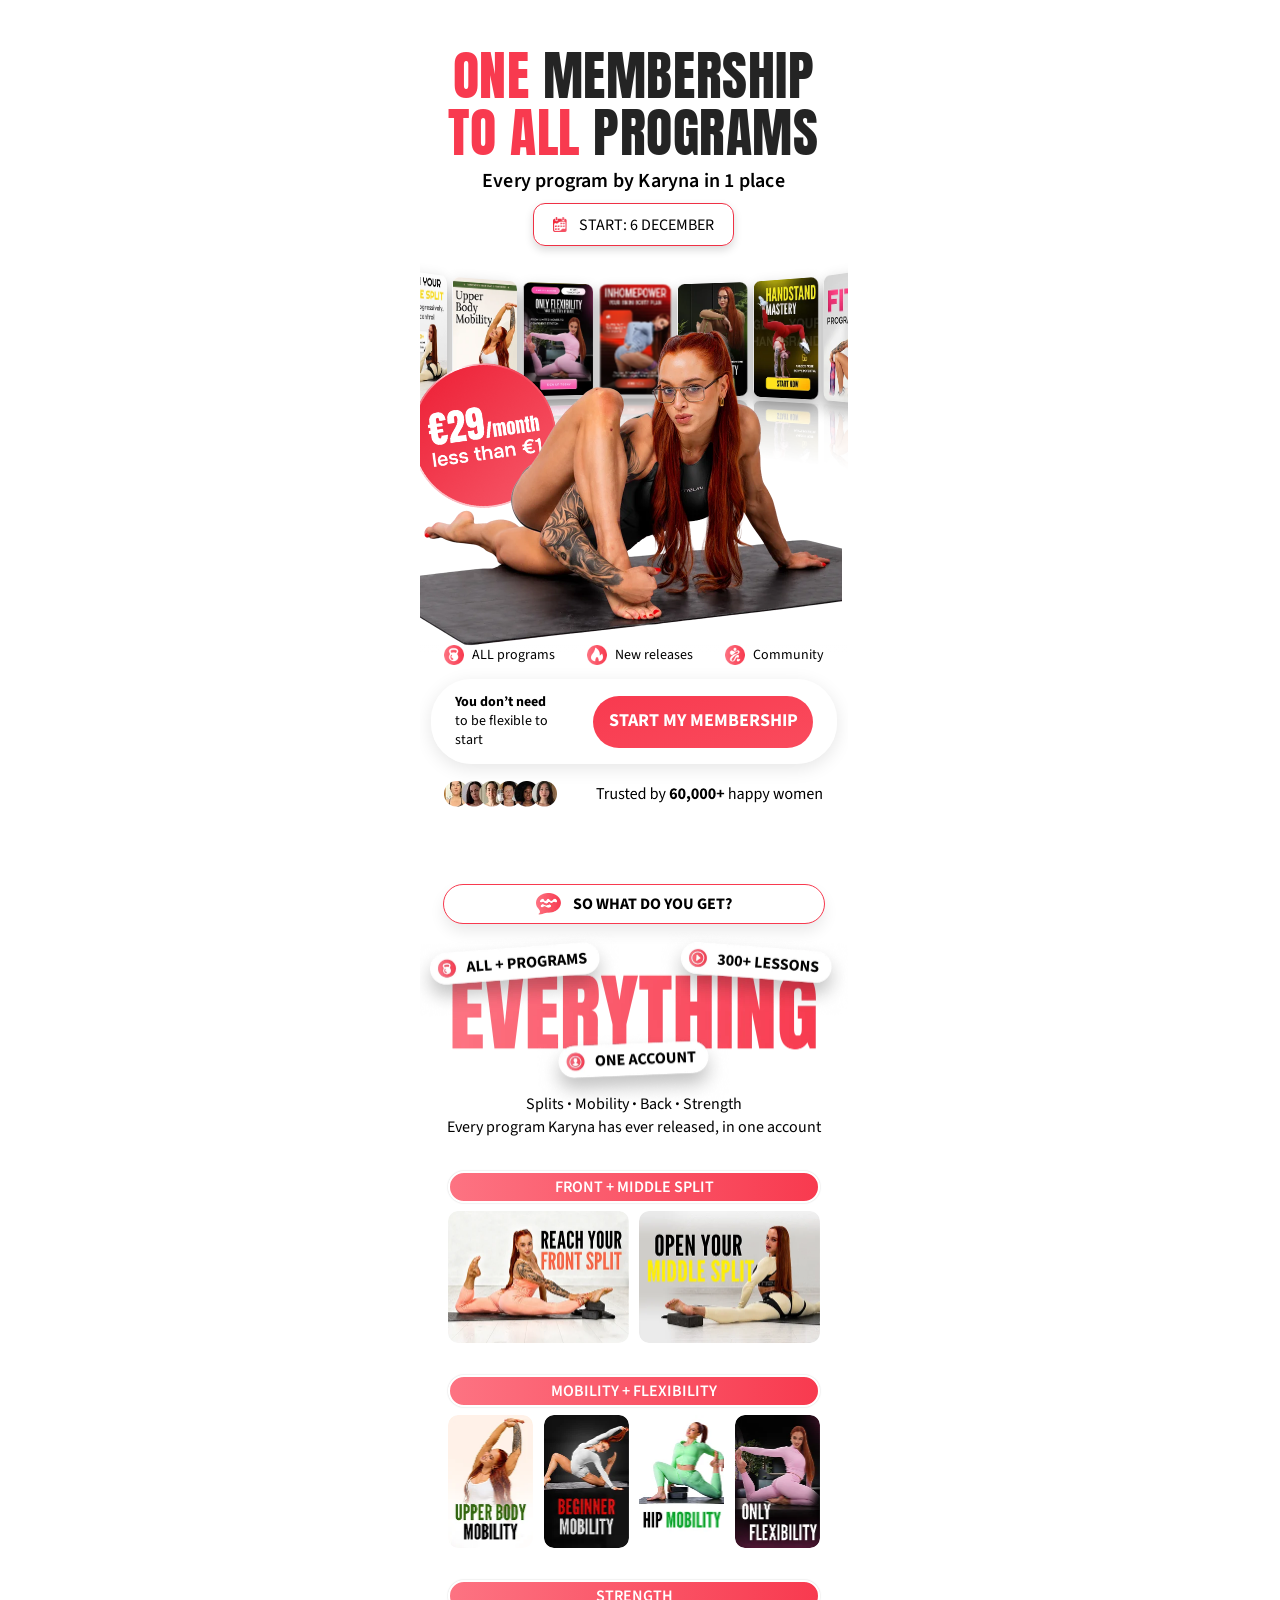
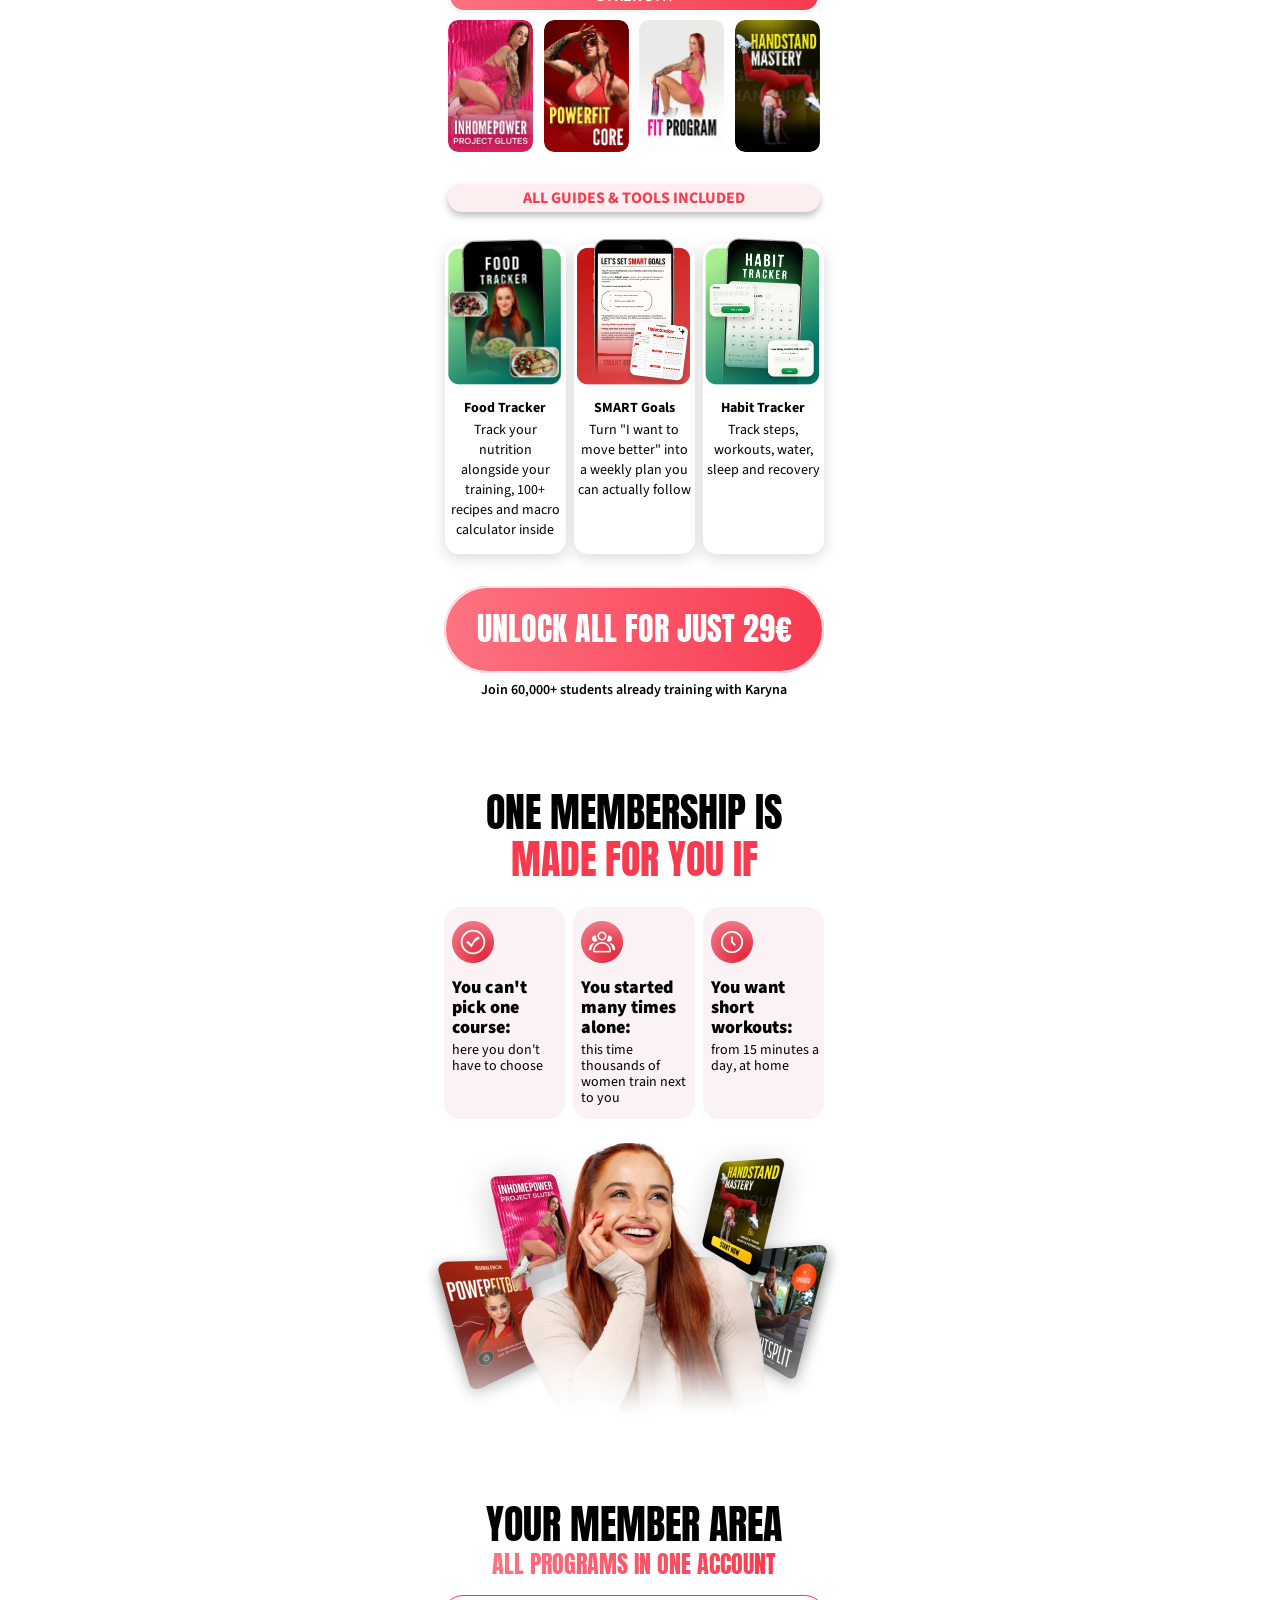
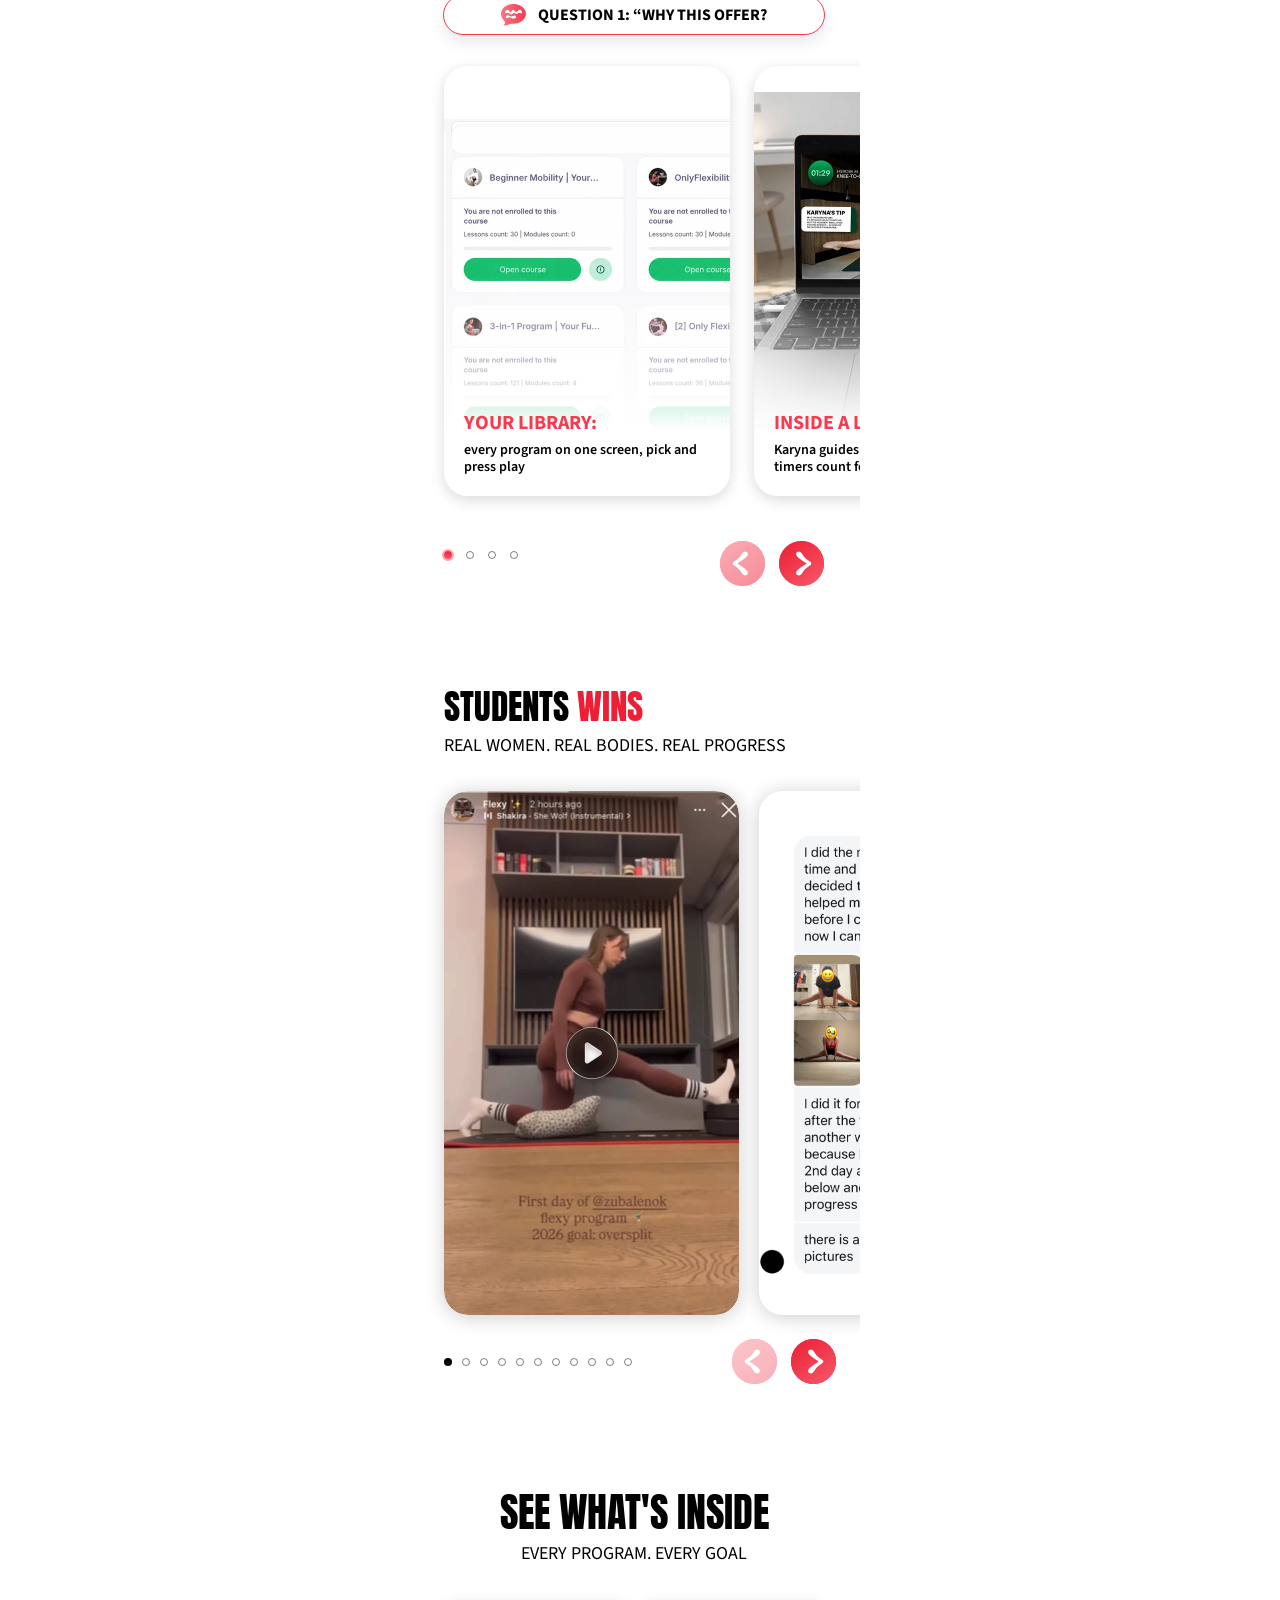
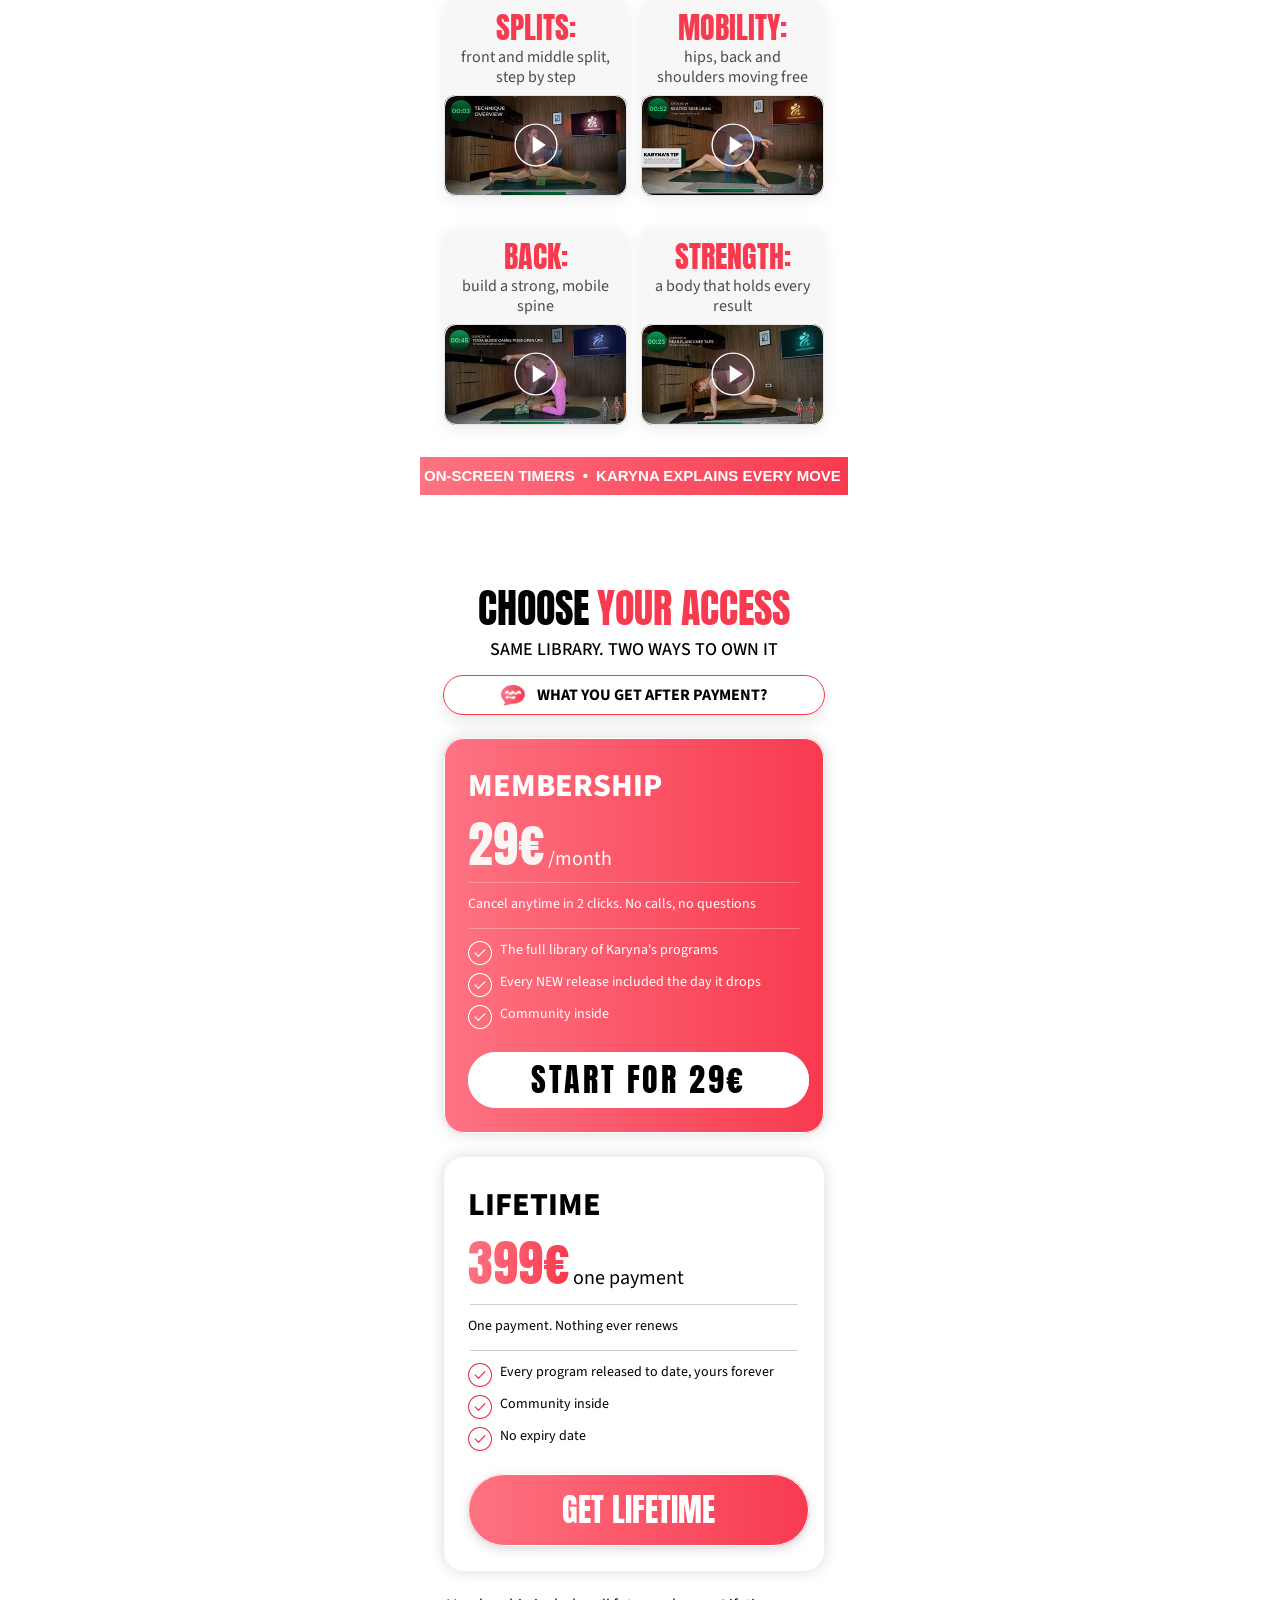
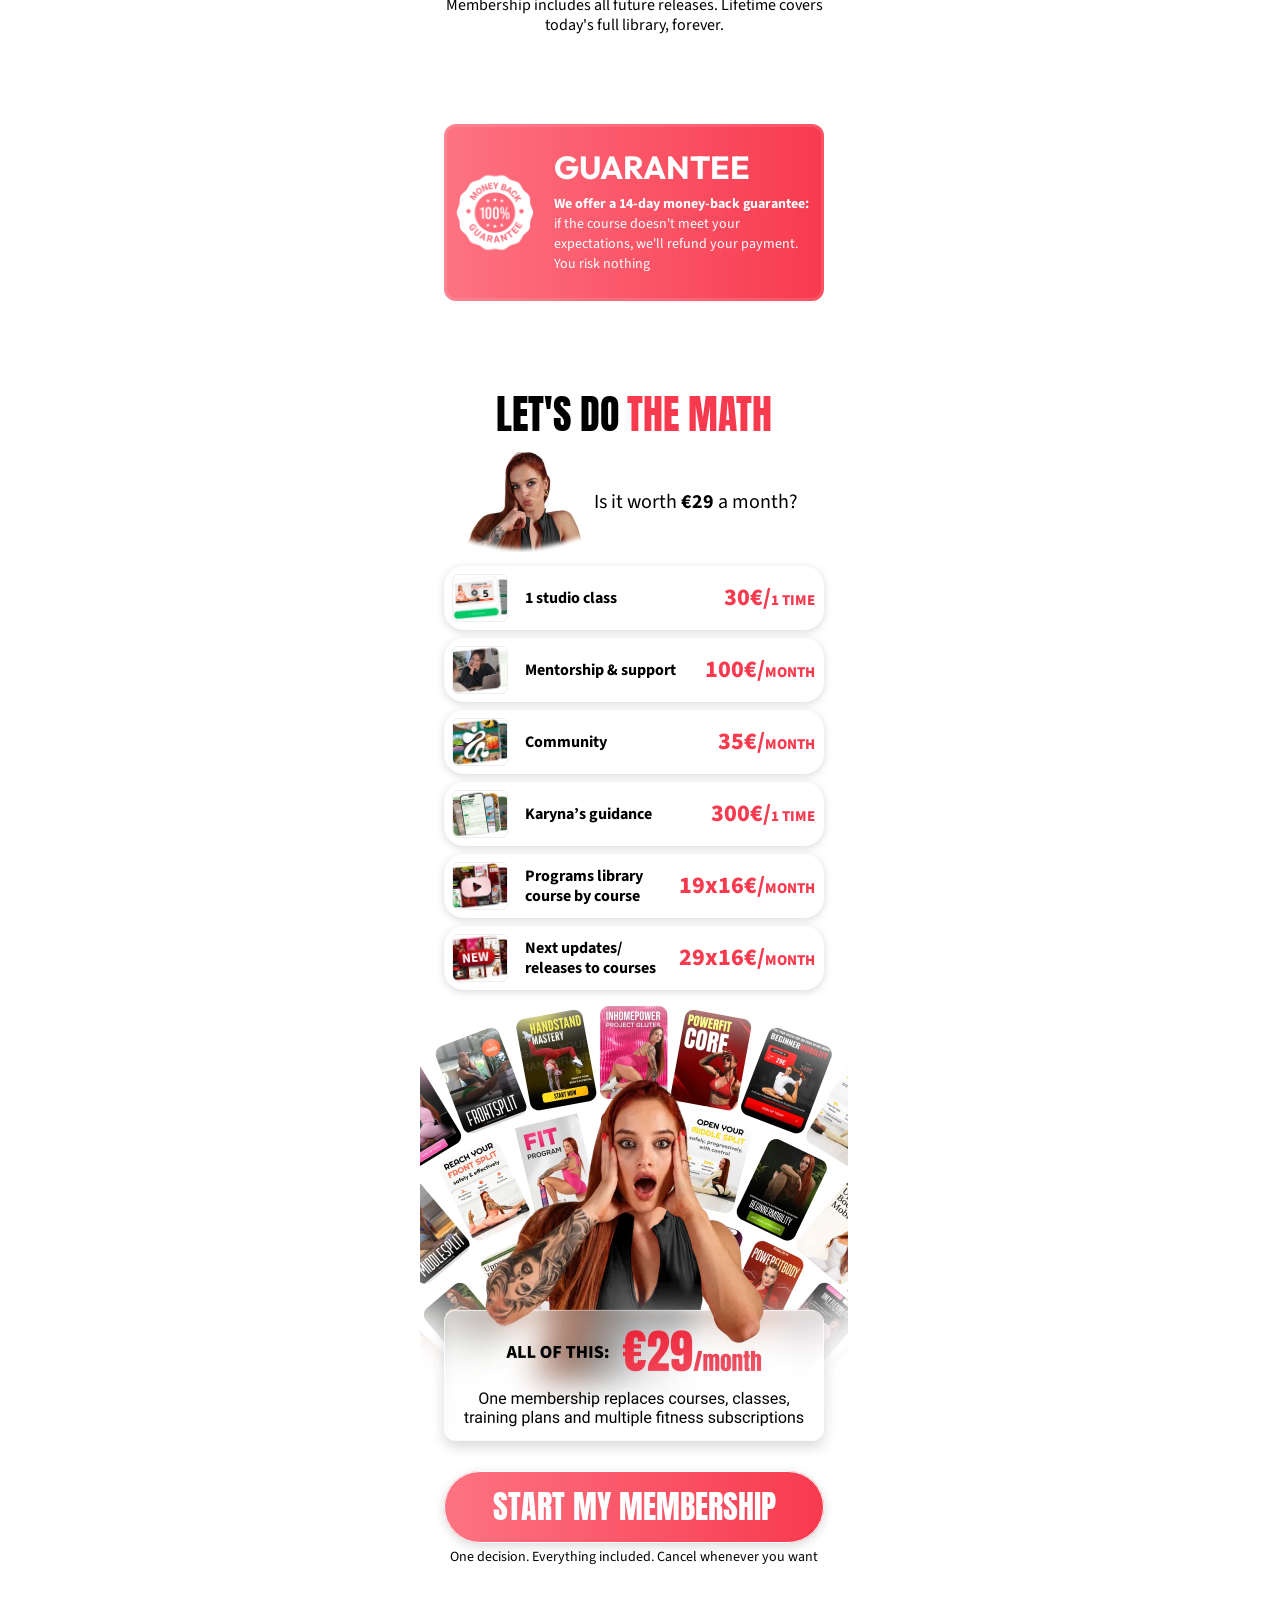
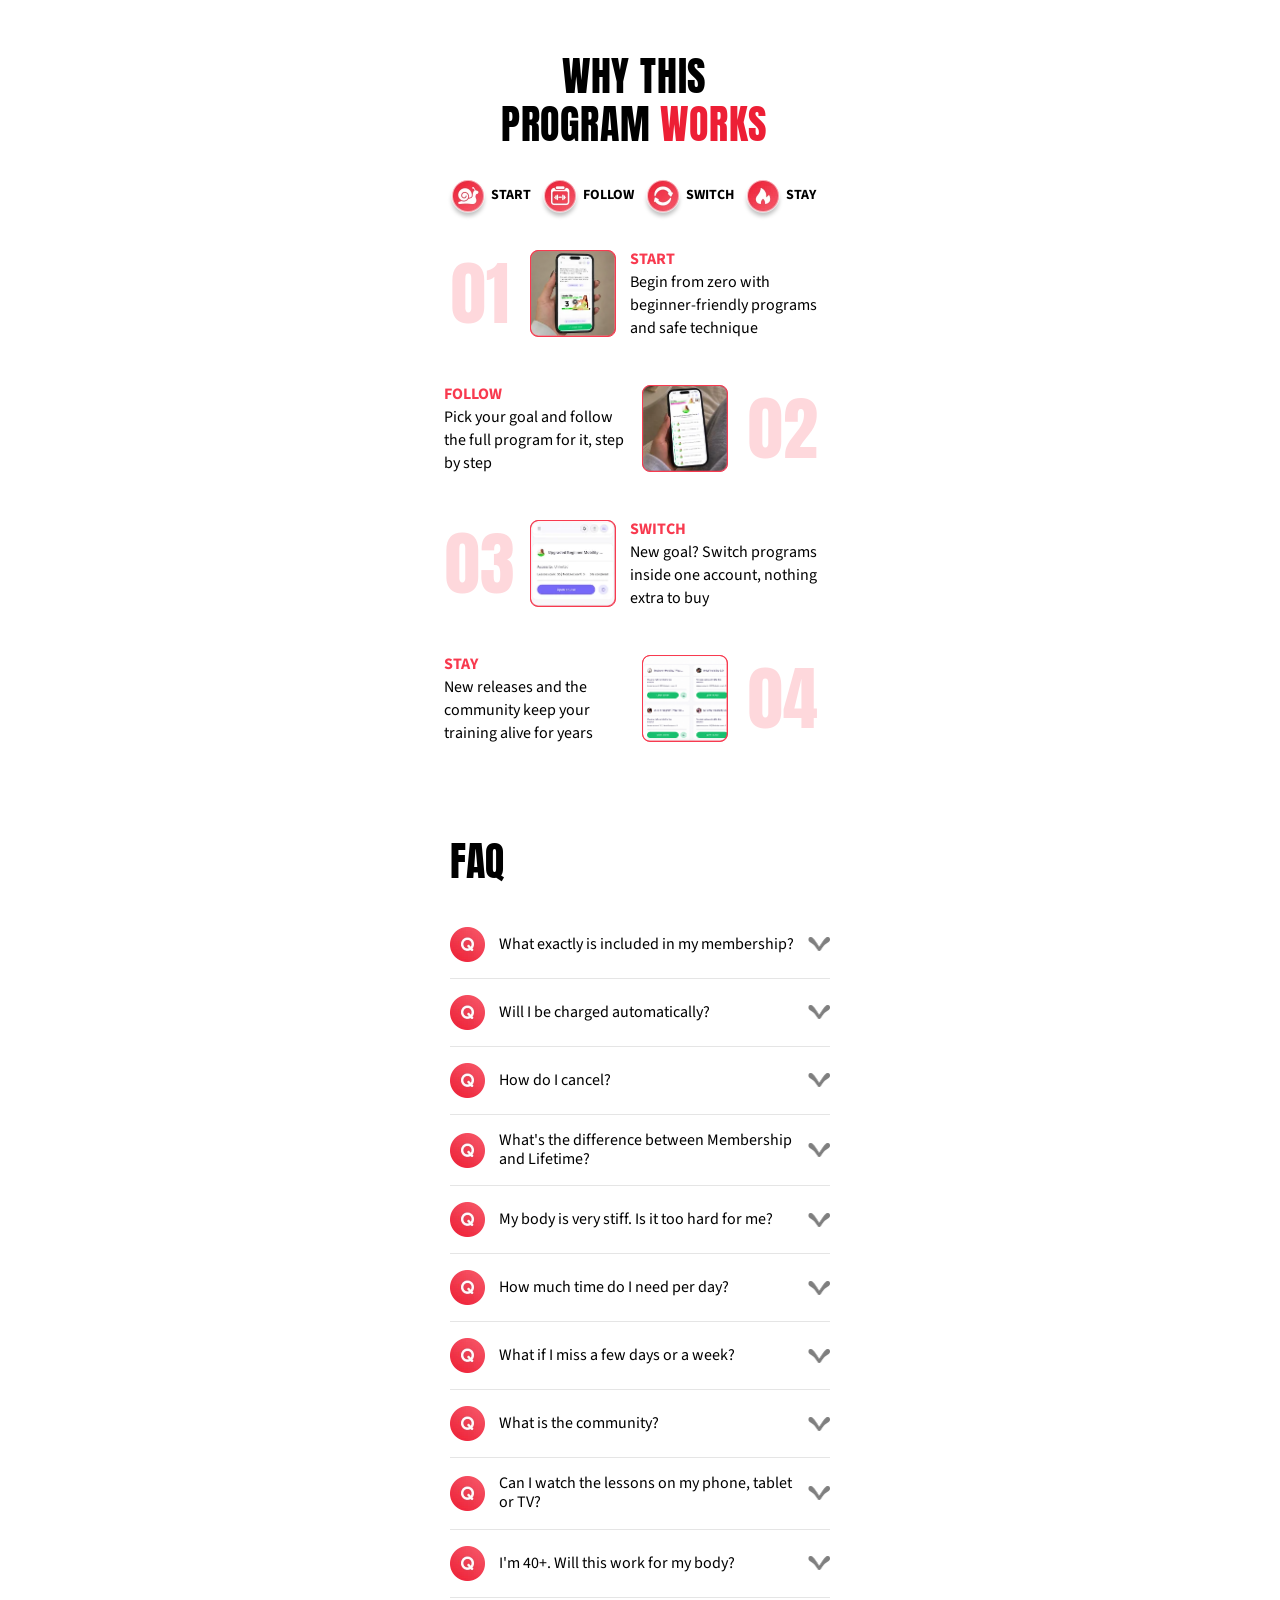
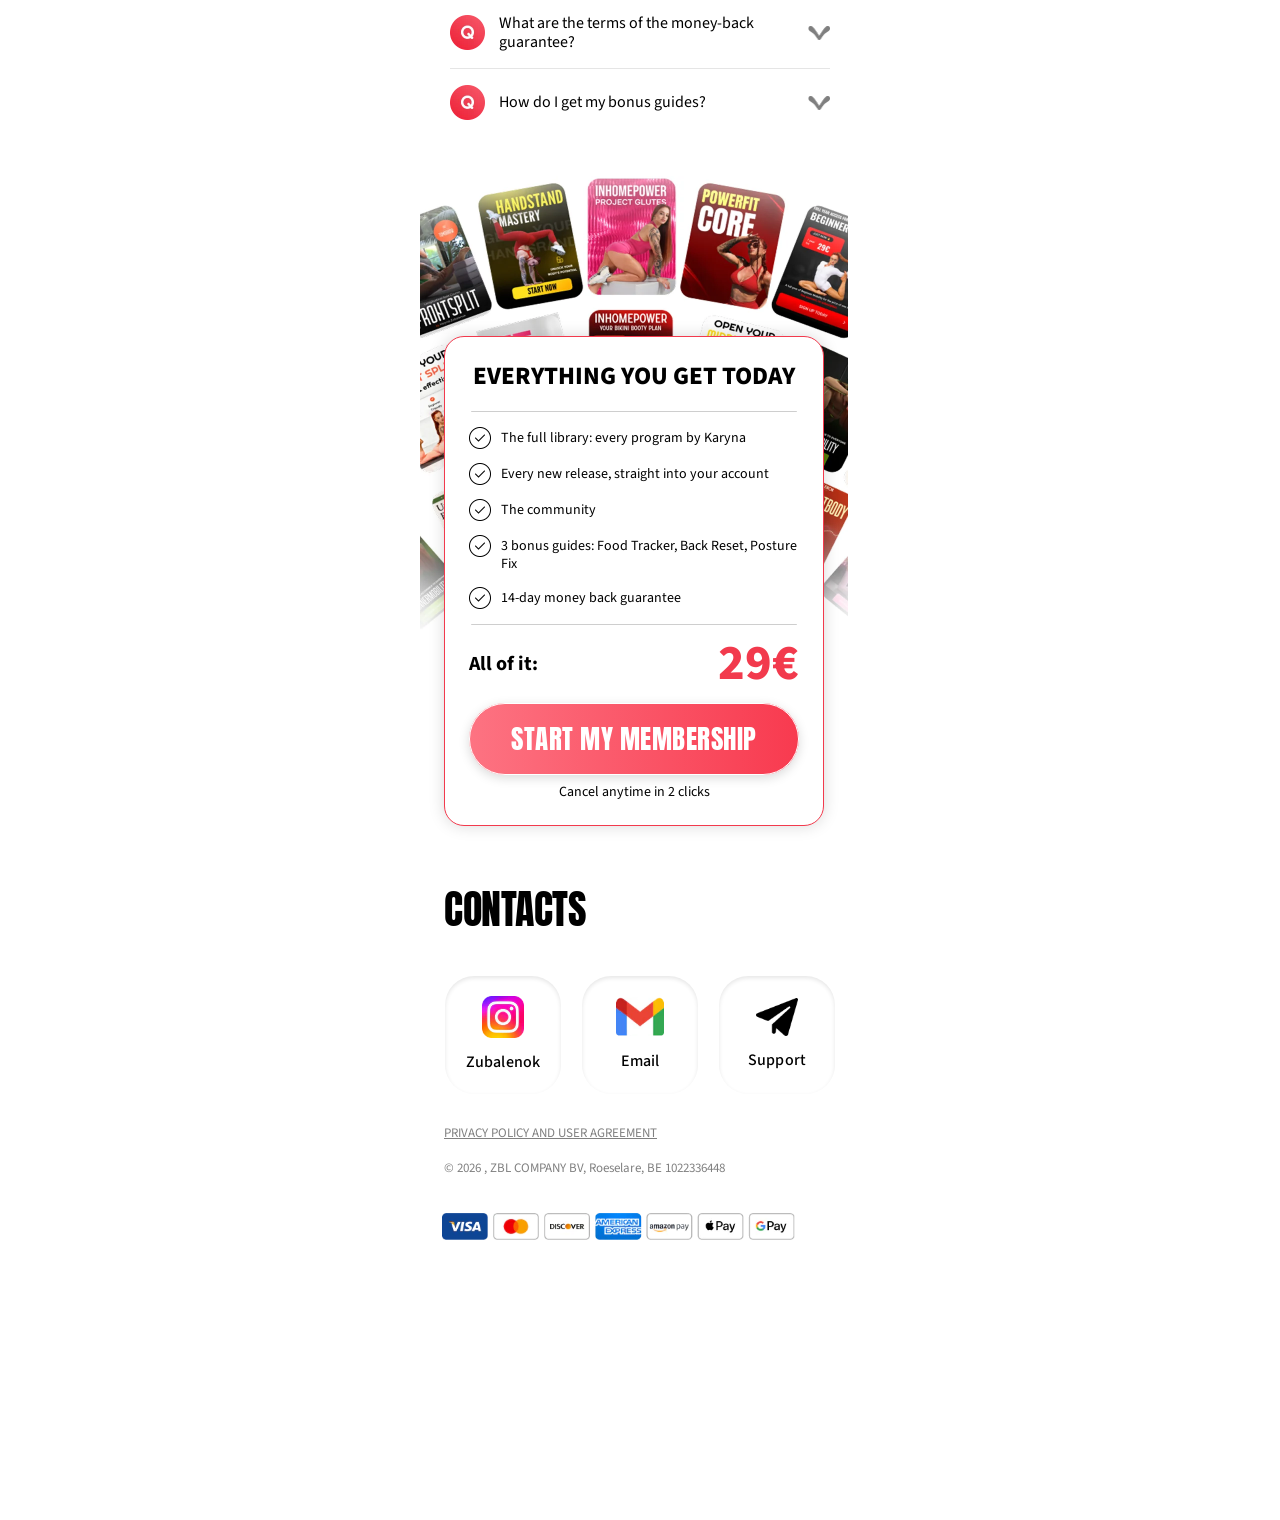
<file: test/index.html>
<!doctype html>
<html lang="uk">
<head>
  <meta charset="utf-8">
  <meta name="viewport" content="width=device-width, initial-scale=1">
  <!-- Сторінка суто технічна: не індексуємо і ховаємо від пошуковиків -->
  <meta name="robots" content="noindex,nofollow">
  <title>&nbsp;</title>
  <!-- Фон під колір головної, щоб навіть теоретичного "мигання" не було видно -->
  <style>html,body{margin:0;height:100%;background:#F7EFE1;overflow:hidden}</style>

  <!--
    ГОЛОВНИЙ СКРИПТ РЕДИРЕКТА.
    Стоїть у <head> і виконується СИНХРОННО, ще до рендера <body>,
    тому користувач фізично не встигає побачити цю сторінку.
  -->
  <script>
  (function () {
    'use strict';

    /* ================= НАЛАШТУВАННЯ ================= */
    var HOME      = '/';         // головна сторінка домену
    var POPUP_URL = '/?exit=1';  // головна + параметр, який відкриє попап/форму
    var STAGE_KEY = '__exit_stage';

    /* ===== Надійне сховище етапу =====
       Пишемо одночасно в sessionStorage і window.name.
       window.name переживає переходи між сторінками в межах вкладки
       і працює навіть там, де sessionStorage заблоковано (приватний режим тощо). */
    function readStage() {
      try {
        var s = sessionStorage.getItem(STAGE_KEY);
        if (s !== null) return s;
      } catch (e) {}
      var m = /__exit_stage:([a-z]+)/.exec(window.name || '');
      return m ? m[1] : null;
    }
    function writeStage(v) {
      try { sessionStorage.setItem(STAGE_KEY, v); } catch (e) {}
      var base = (window.name || '').replace(/__exit_stage:[a-z]+/g, '');
      window.name = base + '__exit_stage:' + v;
    }

    function go(url, replace) {
      if (replace) location.replace(url);
      else location.assign(url); // assign лишає /test у історії -> "Назад" поверне сюди
    }

    function run() {
      var stage = readStage();

      if (stage === null) {
        // 1) ПЕРШИЙ ВХІД. Створюємо запис /test в історії та йдемо на головну.
        //    Тепер натискання "Назад" з головної поверне користувача сюди.
        writeStage('seeded');
        go(HOME, false); // push
      } else if (stage === 'seeded') {
        // 2) ПОВЕРНУЛИСЯ НАЗАД УПЕРШЕ. Відкриваємо головну з попапом.
        //    replace() прибирає /test з історії -> наступне "Назад" уже випустить із сайту.
        writeStage('popup');
        go(POPUP_URL, true); // replace
      } else {
        // 3) Захист від зациклення (етап уже пройдено) — просто на головну.
        go(HOME, true);
      }
    }

    // Виконуємо негайно.
    run();

    // Якщо сторінку відновлено з bfcache (кнопки назад/вперед не перезавантажують JS) —
    // повторюємо логіку, інакше користувач застряг би на порожній /test.
    window.addEventListener('pageshow', function (e) {
      if (e.persisted) run();
    });
  })();
  </script>

  <!-- Резерв, якщо JS вимкнено: просто відправляємо на головну, щоб не застрягти тут -->
  <noscript><meta http-equiv="refresh" content="0;url=/"></noscript>
</head>
<body></body>
</html>
</file>
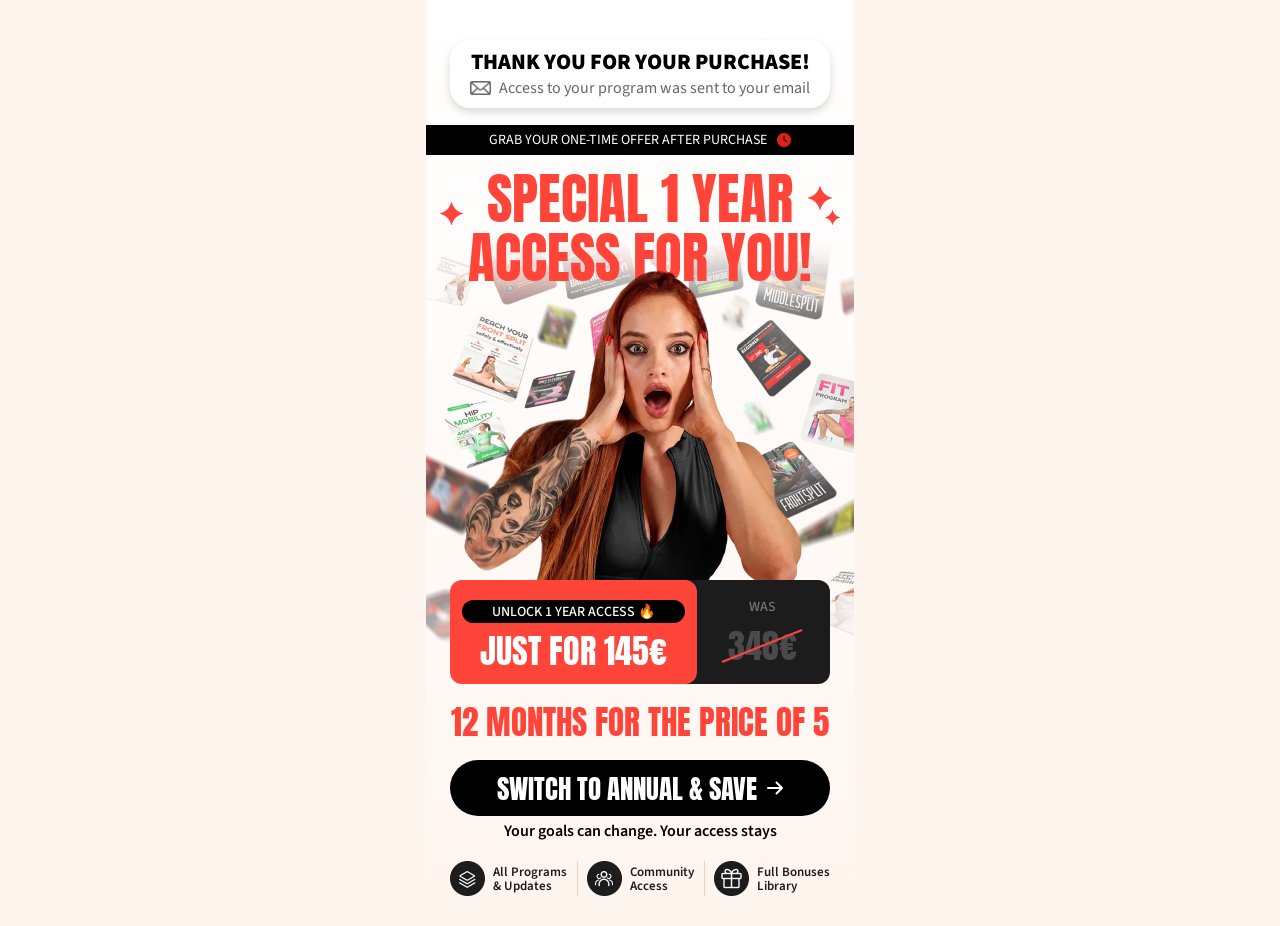
<file: thankyoupage/index.html>
<!DOCTYPE html>
<html lang="en">
<head>
<!-- Google tag (gtag.js) -->
<script async src="https://www.googletagmanager.com/gtag/js?id=G-64BSEHG4V4"></script>
<script>
  window.dataLayer = window.dataLayer || [];
  function gtag(){dataLayer.push(arguments);}
  gtag('js', new Date());

  gtag('config', 'G-64BSEHG4V4');
</script>
<script>
  gtag('event', 'purchase', {
    transaction_id: 'T04343',   
    value: 29.00,
    currency: 'EUR',
    items: [
      {
        item_id: '29',   
        item_name: '29', 
        price: 29.00,
        quantity: 1
      }
    ]
  });
</script>


  <meta charset="UTF-8">
  <meta name="viewport" content="width=device-width, initial-scale=1.0">
  <title>Special 1 Year Access</title>
  <link rel="preconnect" href="https://fonts.googleapis.com">
  <link rel="preconnect" href="https://fonts.gstatic.com" crossorigin>
  <link href="https://fonts.googleapis.com/css2?family=Anton&family=Source+Sans+3:wght@400;500;600;900&display=swap" rel="stylesheet">
  <link rel="preload" as="image" href="images/n1.webp">
  <style>
    *, *::before, *::after { box-sizing: border-box; margin: 0; padding: 0; }

    :root {
      /* 1u = 1px on a 428px-wide screen, scales down proportionally on narrower ones */
      --u: min(1px, calc(100vw / 428));
      --red: #FF453A;
      --dark: #1C1C1C;
    }

    html, body {
      background: #FFF5EF;
      -webkit-font-smoothing: antialiased;
    }

    body {
      font-family: 'Source Sans 3', sans-serif;
      color: #000;
    }

    a { text-decoration: none; color: inherit; }

    .page {
      position: relative;
      width: calc(428 * var(--u));
      height: calc(926 * var(--u));
      margin: 0 auto;
      overflow: hidden;
      background: linear-gradient(180deg, #fff 0%, #FFF5EF 100%);
    }

    /* ---------- Hero images ---------- */
    .hero-cards {
      position: absolute;
      top: calc(151.83 * var(--u));
      left: 0;
      width: calc(428 * var(--u));
      height: calc(596 * var(--u));
      -webkit-mask-image: linear-gradient(180deg, transparent 15%, #000 32%, #000 66%, transparent 92%);
              mask-image: linear-gradient(180deg, transparent 15%, #000 32%, #000 66%, transparent 92%);
    }
    .hero-girl {
        z-index: 2;
      position: absolute;
      top: calc(267 * var(--u));
      left: calc(25 * var(--u));
      width: calc(355 * var(--u));
      height: calc(363 * var(--u));
    }

    /* ---------- Thank you card ---------- */
    .thanks {
      position: absolute;
      top: calc(40 * var(--u));
      left: calc(24 * var(--u));
      right: calc(24 * var(--u));
      padding: calc(8 * var(--u)) calc(10 * var(--u));
      background: #fff;
      border-radius: calc(20 * var(--u));
      box-shadow: 0 calc(4 * var(--u)) calc(8 * var(--u)) rgba(0, 0, 0, .15);
      text-align: center;
    }
    .thanks__title {
      font-size: calc(22 * var(--u));
      font-weight: 900;
      line-height: calc(28 * var(--u));
      text-transform: uppercase;
    }
    .thanks__text {
      display: flex;
      justify-content: center;
      align-items: center;
      gap: calc(8 * var(--u));
      font-size: calc(16 * var(--u));
      line-height: calc(24 * var(--u));
      color: rgba(0, 0, 0, .6);
    }
    .thanks__text img {
      width: calc(21.5 * var(--u));
      height: calc(14.5 * var(--u));
    }

    /* ---------- Black strip ---------- */
    .strip {
      position: absolute;
      top: calc(125 * var(--u));
      left: 0;
      right: 0;
      height: calc(30 * var(--u));
      display: flex;
      justify-content: center;
      align-items: center;
      gap: calc(10 * var(--u));
      background: #000;
      color: #fff;
      font-size: calc(14 * var(--u));
      text-transform: uppercase;
    }
    .strip img {
      width: calc(14 * var(--u));
      height: calc(14 * var(--u));
    }

    /* ---------- Headline ---------- */
    .headline {
      position: absolute;
      top: calc(169 * var(--u));
      left: 0;
      right: 0;
      text-align: center;
      font-family: 'Anton', sans-serif;
      font-weight: 400;
      font-size: calc(55.28 * var(--u));
      line-height: calc(59.36 * var(--u));
      color: var(--red);
      text-transform: uppercase;
    }
    .sparkle-l {
      position: absolute;
      left: calc(14 * var(--u));
      top: calc(202 * var(--u));
      width: calc(23 * var(--u));
      height: calc(23 * var(--u));
    }
    .sparkle-r {
      position: absolute;
      left: calc(382 * var(--u));
      top: calc(186 * var(--u));
      width: calc(32 * var(--u));
      height: calc(39 * var(--u));
    }

    /* ---------- Bottom block ---------- */
    .offer {
      position: absolute;
      top: calc(580 * var(--u));
      left: 0;
      right: 0;
      z-index: 9;
      padding: 0 calc(24 * var(--u)) calc(30 * var(--u));
      display: flex;
      flex-direction: column;
      gap: calc(18 * var(--u));
    }

    /* price */
    .price {
      position: relative;
      display: block;
      height: calc(104 * var(--u));
    }
    .price__was {
      position: absolute;
      top: 0;
      left: calc(55 * var(--u));
      width: calc(325 * var(--u));
      height: calc(104 * var(--u));
      padding: 0 calc(27 * var(--u));
      display: flex;
      justify-content: flex-end;
      align-items: center;
      background: var(--dark);
      border-radius: calc(12 * var(--u));
    }
    .price__was-inner {
      width: calc(82 * var(--u));
      display: flex;
      flex-direction: column;
      align-items: center;
      gap: calc(14 * var(--u));
    }
    .price__was-label {
      font-size: calc(14 * var(--u));
      font-weight: 500;
      line-height: 1;
      color: #747474;
      text-transform: uppercase;
    }
    .price__was-old {
      position: relative;
      font-family: 'Anton', sans-serif;
      font-size: calc(34 * var(--u));
      line-height: calc(36 * var(--u));
      color: #4A4A4A;
    }
    .price__was-old svg {
      position: absolute;
      left: 50%;
      top: 50%;
      width: calc(82 * var(--u));
      height: calc(34 * var(--u));
      transform: translate(-50%, -50%);
      overflow: visible;
    }
    .price__now {
      position: absolute;
      top: 0;
      left: 0;
      width: calc(247 * var(--u));
      height: calc(104 * var(--u));
      padding: calc(20 * var(--u)) calc(12 * var(--u));
      display: flex;
      flex-direction: column;
      align-items: center;
      gap: calc(14 * var(--u));
      background: var(--red);
      border-radius: calc(12 * var(--u));
    }
    .price__badge {
      align-self: stretch;
      height: calc(23 * var(--u));
      padding: 0 calc(27 * var(--u));
      display: flex;
      justify-content: center;
      align-items: center;
      background: #000;
      border-radius: calc(82 * var(--u));
      color: #fff;
      font-size: calc(14 * var(--u));
      font-weight: 500;
      text-transform: uppercase;
      white-space: nowrap;
    }
    .price__value {
      font-family: 'Anton', sans-serif;
      font-size: calc(34 * var(--u));
      line-height: calc(27 * var(--u));
      color: #fff;
      text-transform: uppercase;
      white-space: nowrap;
    }

    .deal {
      font-family: 'Anton', sans-serif;
      font-size: calc(33.2 * var(--u));
      line-height: calc(40 * var(--u));
      color: var(--red);
      text-align: center;
      text-transform: uppercase;
    }

    /* CTA */
    .cta-wrap {
      display: flex;
      flex-direction: column;
      gap: calc(4 * var(--u));
    }
    .cta {
      height: calc(56 * var(--u));
      padding: 0 calc(32 * var(--u));
      display: flex;
      justify-content: center;
      align-items: center;
      gap: calc(10 * var(--u));
      background: #000;
      border-radius: calc(64 * var(--u));
      color: #fff;
      font-family: 'Anton', sans-serif;
      font-size: calc(27 * var(--u));
      text-transform: uppercase;
      white-space: nowrap;
      transition: transform .15s ease;
      animation: cta-pulse 1.8s ease-in-out infinite;
    }
    .cta:active { animation: none; transform: scale(.98); }
    .cta svg {
      width: calc(17 * var(--u));
      height: calc(14 * var(--u));
      flex-shrink: 0;
    }
    @keyframes cta-pulse {
      0%, 100% { transform: scale(1); }
      50% { transform: scale(1.04); }
    }
    @media (prefers-reduced-motion: reduce) {
      .cta { animation: none; }
    }
    .cta-note {
      text-align: center;
      font-size: calc(16 * var(--u));
      font-weight: 600;
      line-height: calc(23 * var(--u));
    }

    /* features */
    .features {
      display: flex;
      justify-content: space-between;
      align-items: center;
    }
    .feature {
      display: flex;
      align-items: center;
      gap: calc(8 * var(--u));
      color: var(--dark);
      font-size: calc(13 * var(--u));
      font-weight: 600;
      line-height: calc(14 * var(--u));
    }
    .feature img {
      width: calc(35 * var(--u));
      height: calc(35 * var(--u));
      flex-shrink: 0;
    }
    .features__sep {
      width: 1px;
      height: calc(35 * var(--u));
      background: rgba(255, 69, 58, .25);
    }
  </style>


<meta name="facebook-domain-verification" content="p7zouo59z8jqiuui834zld0821gn4q" />
<script>
!function(f,b,e,v,n,t,s)
{if(f.fbq)return;n=f.fbq=function(){n.callMethod?
n.callMethod.apply(n,arguments):n.queue.push(arguments)};
if(!f._fbq)f._fbq=n;n.push=n;n.loaded=!0;n.version='2.0';
n.queue=[];t=b.createElement(e);t.async=!0;
t.src=v;s=b.getElementsByTagName(e)[0];
s.parentNode.insertBefore(t,s)}(window, document,'script',
'https://connect.facebook.net/en_US/fbevents.js');
fbq('init', '1006799992124486');
fbq('track', 'Lead');
</script>
<noscript><img height="1" width="1" style="display:none"
src="https://www.facebook.com/tr?id=1006799992124486&ev=PageView&noscript=1"
/></noscript>
<!-- End Meta Pixel Code -->
 
</head>
<body>
  <main class="page">

    <img class="hero-cards" src="images/n2.webp" alt="">
    <img class="hero-girl" src="images/n1.webp" alt="">

    <div class="thanks">
      <h1 class="thanks__title">Thank you for your purchase!</h1>
      <p class="thanks__text">
        <img src="images/im5.webp" alt="">
        Access to your program was sent to your email
      </p>
    </div>

    <div class="strip">
      Grab your one-time offer after purchase
      <img src="images/im8.webp" alt="">
    </div>

    <h2 class="headline">Special 1 year<br>access for you!</h2>
    <img class="sparkle-l" src="images/im7.webp" alt="">
    <img class="sparkle-r" src="images/im6.webp" alt="">

    <section class="offer">
      <a href="https://mmoschool.online/shop/item/13500" class="price">
        <div class="price__was">
          <div class="price__was-inner">
            <span class="price__was-label">was</span>
            <span class="price__was-old">
              348€
              <svg viewBox="0 0 82 34" preserveAspectRatio="none" aria-hidden="true">
                <line x1="1" y1="33" x2="81" y2="1" stroke="#FF453A" stroke-width="2"/>
              </svg>
            </span>
          </div>
        </div>
        <div class="price__now">
          <span class="price__badge">Unlock 1 Year Access 🔥</span>
          <span class="price__value">Just for 145€</span>
        </div>
      </a>

      <p class="deal">12 months for the price of 5</p>

      <div class="cta-wrap">
        <a href="https://mmoschool.online/shop/item/13500" class="cta">
          Switch to annual &amp; save
          <svg viewBox="0 0 17 14" fill="none" aria-hidden="true">
            <path d="M1 7h14M9.5 1.5 15 7l-5.5 5.5" stroke="#fff" stroke-width="2" stroke-linecap="round" stroke-linejoin="round"/>
          </svg>
        </a>
        <p class="cta-note">Your goals can change. Your access stays</p>
      </div>

      <div class="features">
        <div class="feature">
          <img src="images/im4.webp" alt="">
          <span>All Programs<br>&amp; Updates</span>
        </div>
        <span class="features__sep"></span>
        <div class="feature">
          <img src="images/im3.webp" alt="">
          <span>Community<br>Access</span>
        </div>
        <span class="features__sep"></span>
        <div class="feature">
          <img src="images/im2.webp" alt="">
          <span>Full Bonuses<br>Library</span>
        </div>
      </div>
    </section>

  </main>
</body>
</html>
</file>
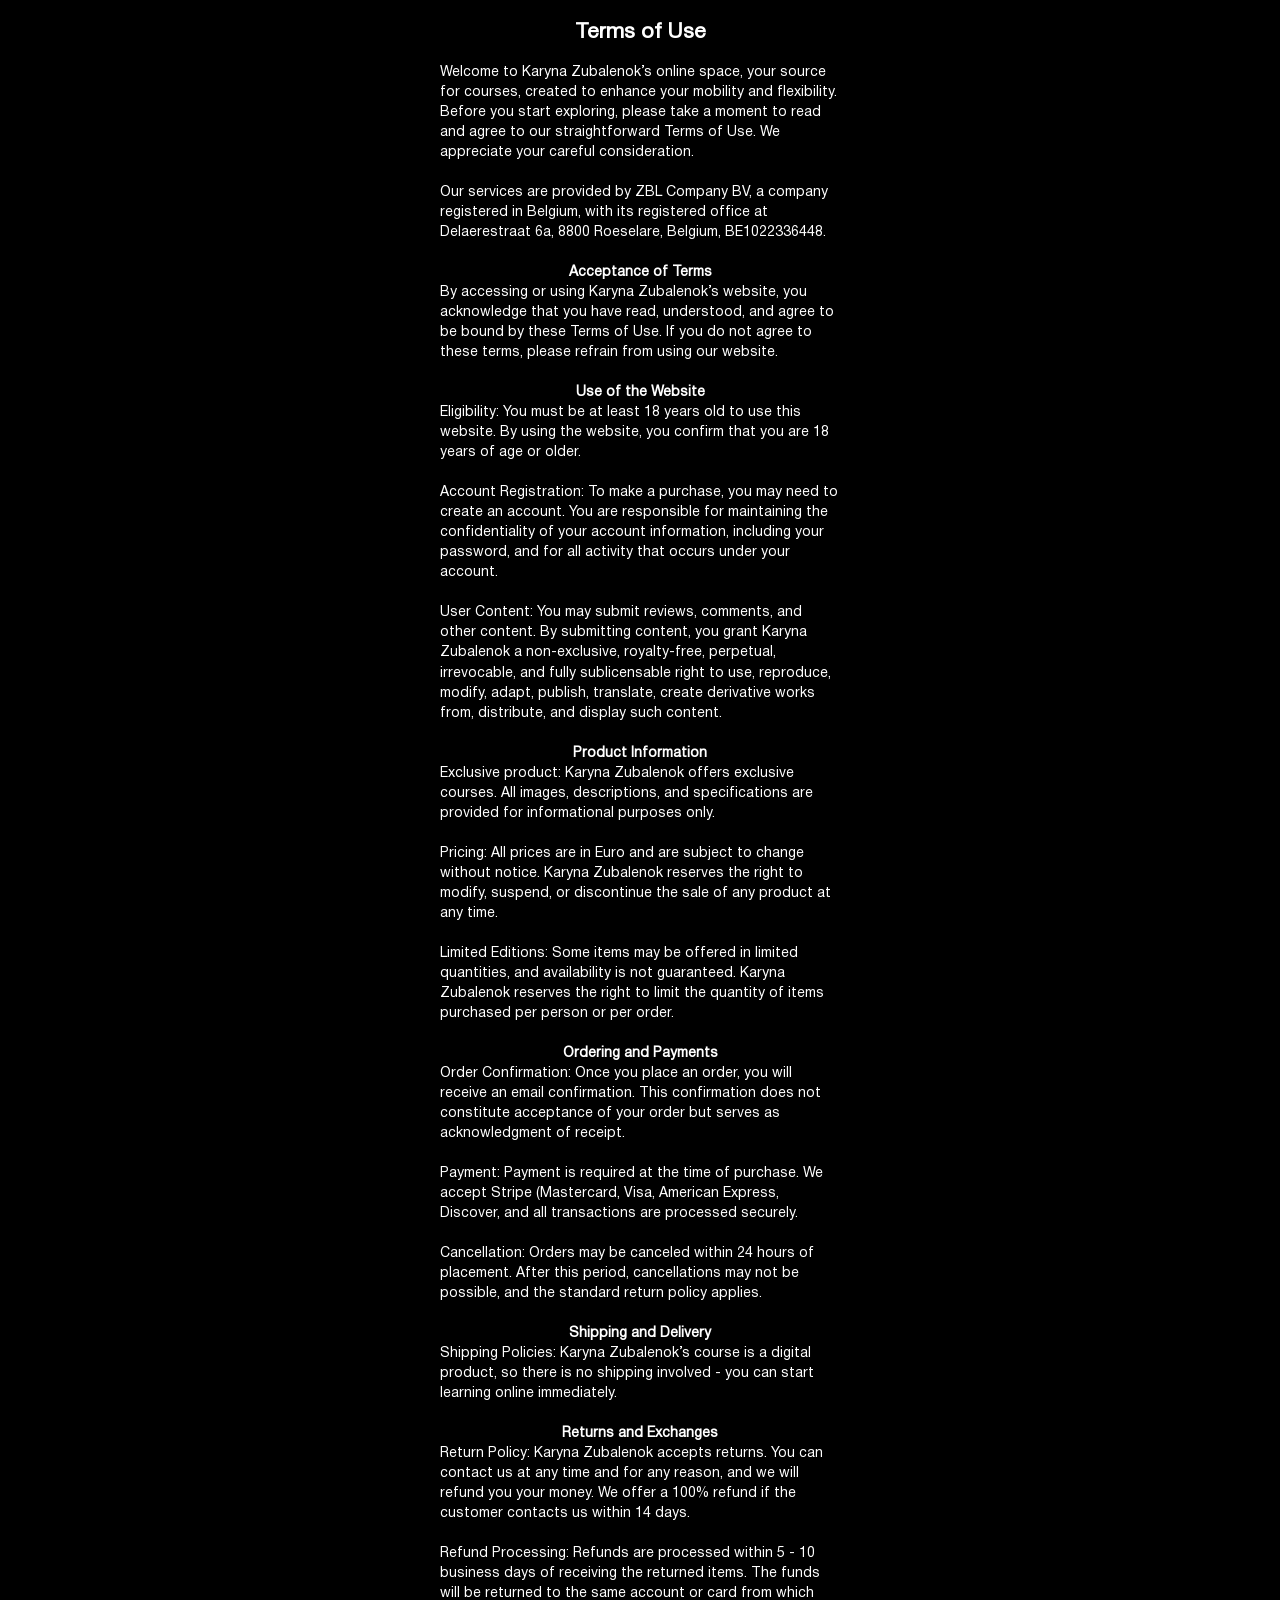
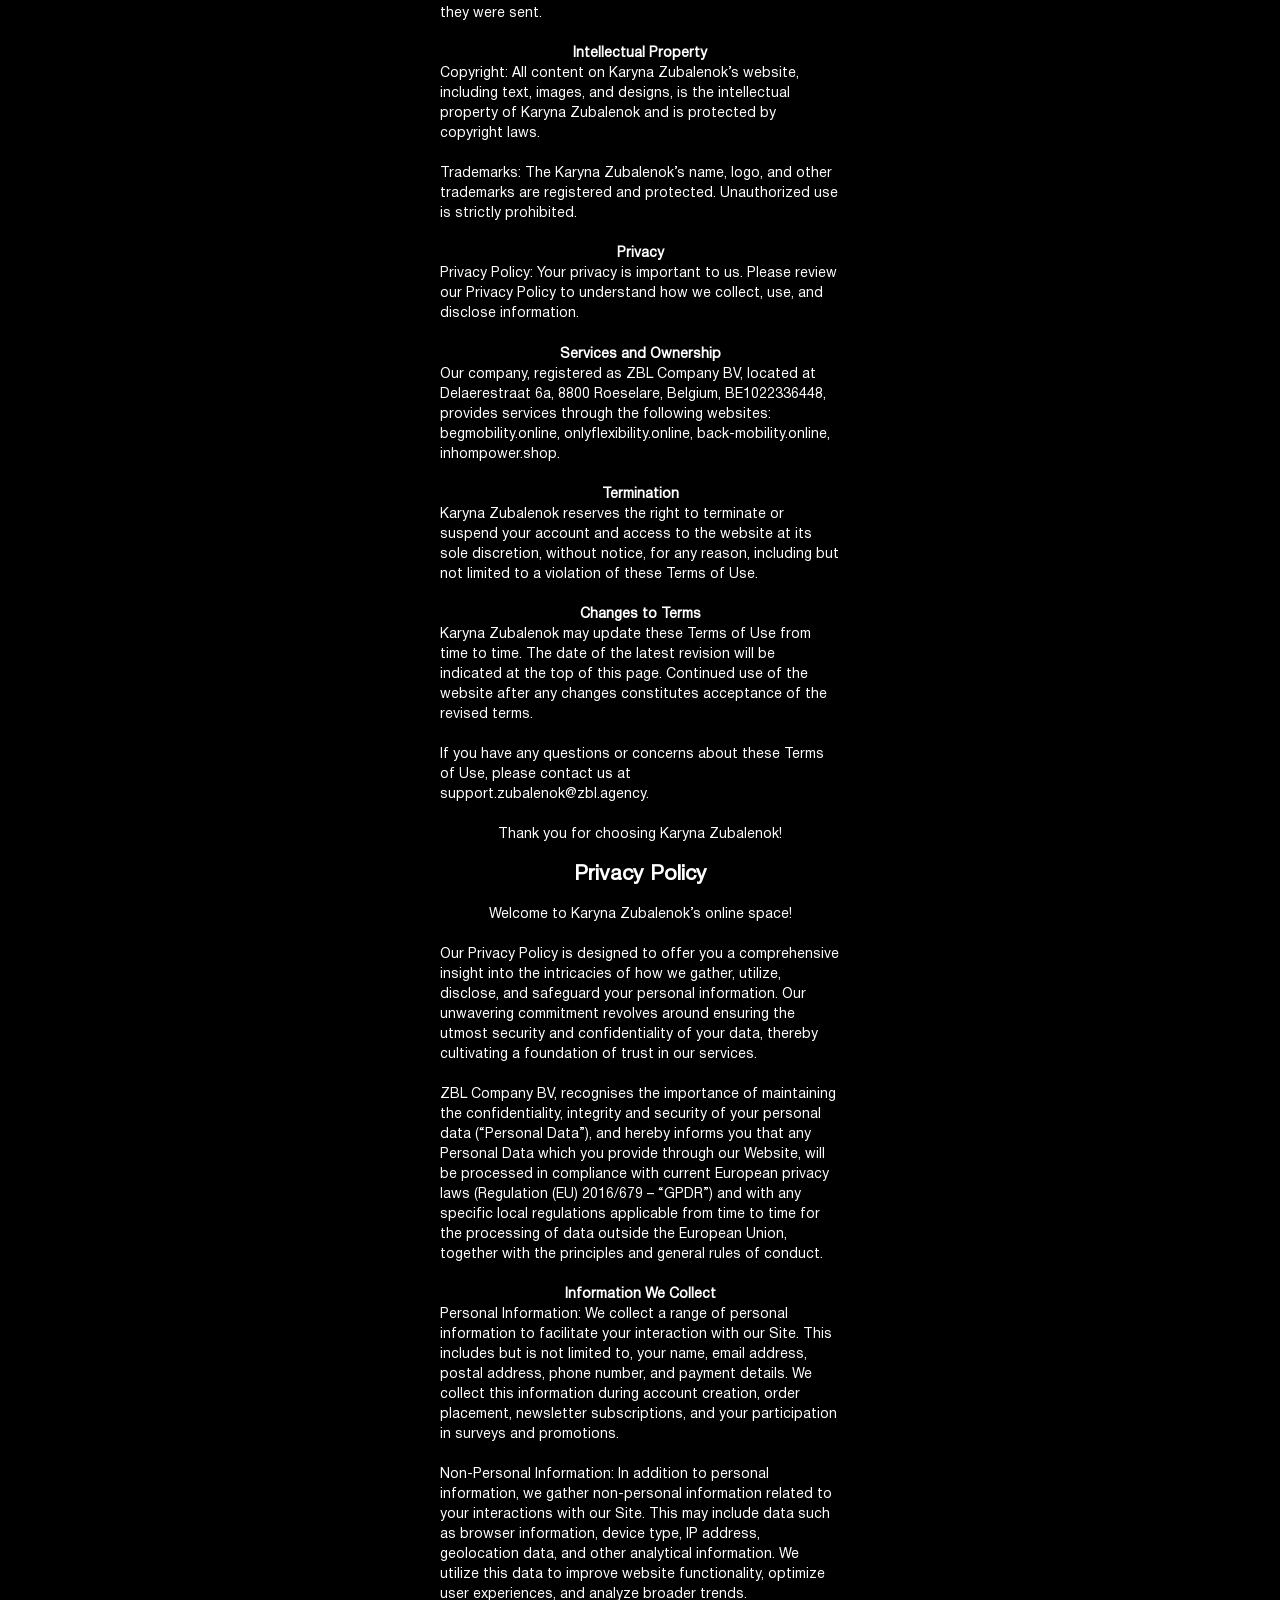
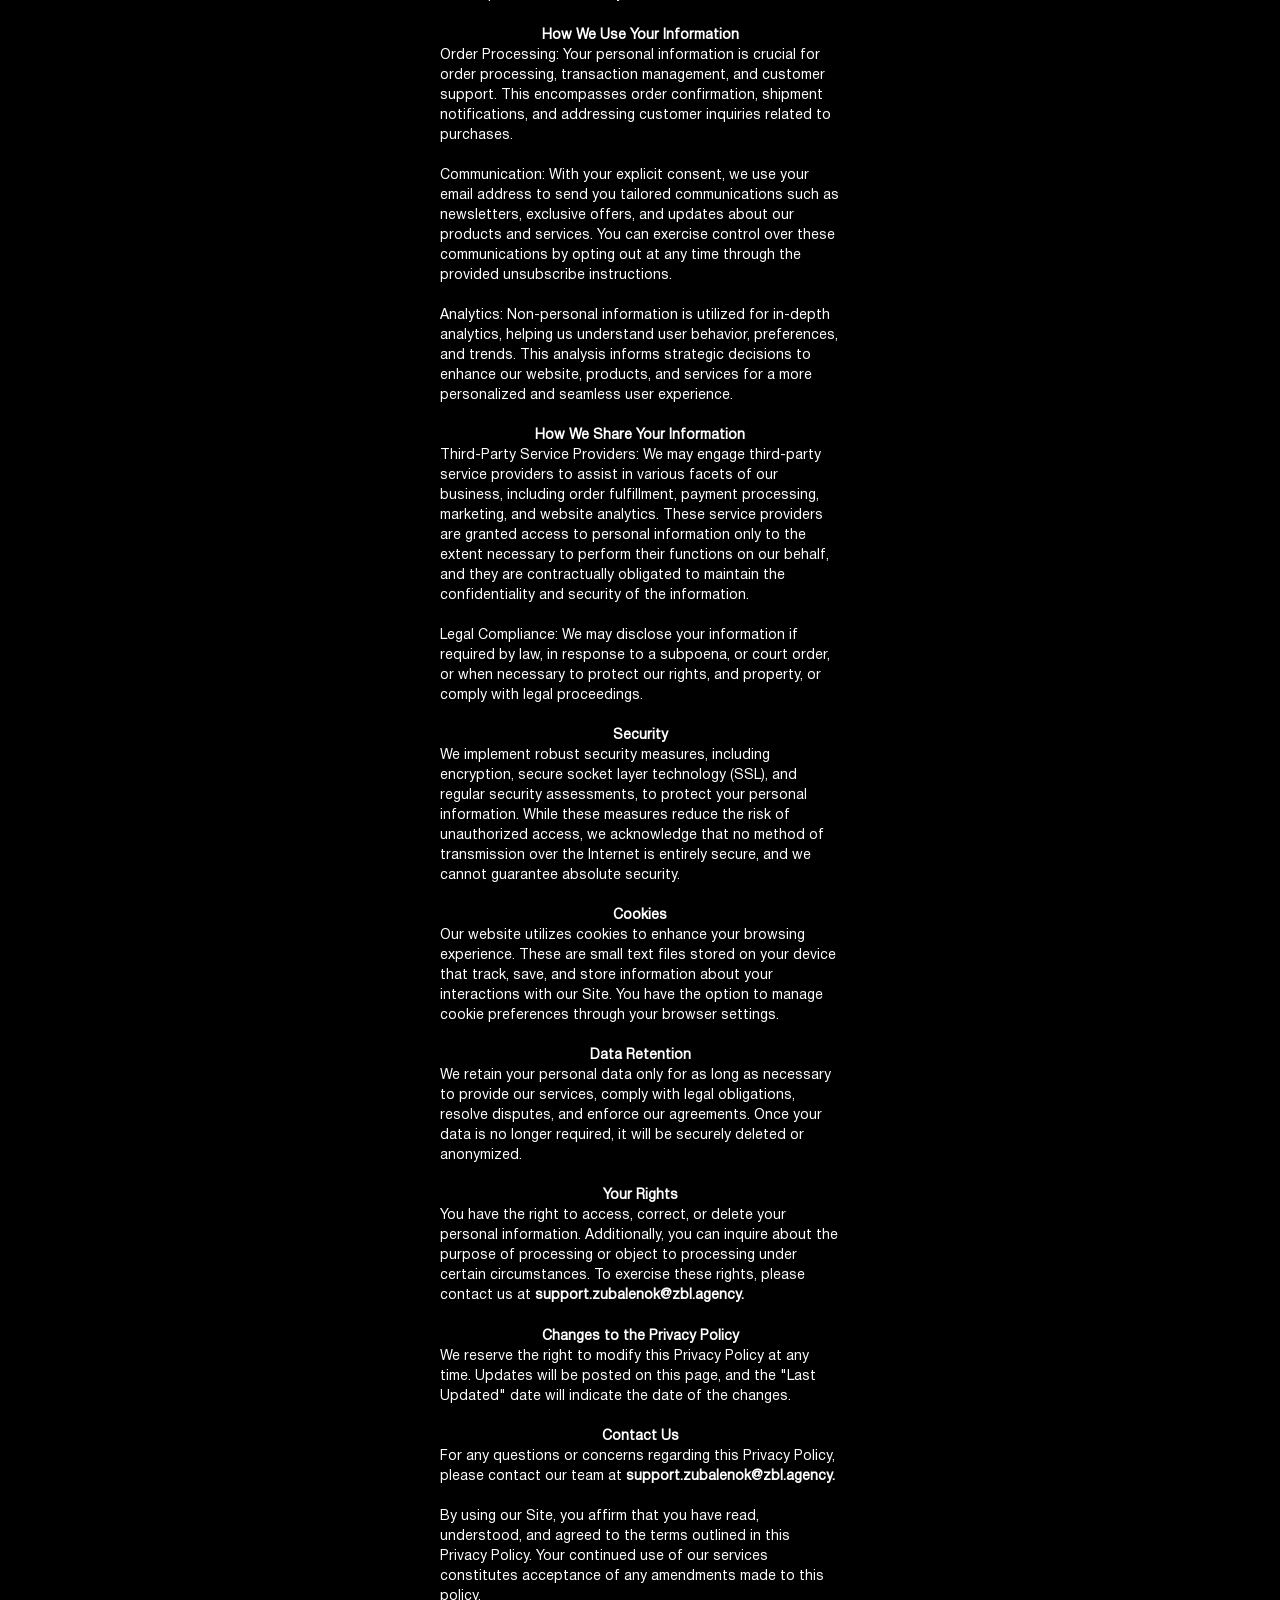
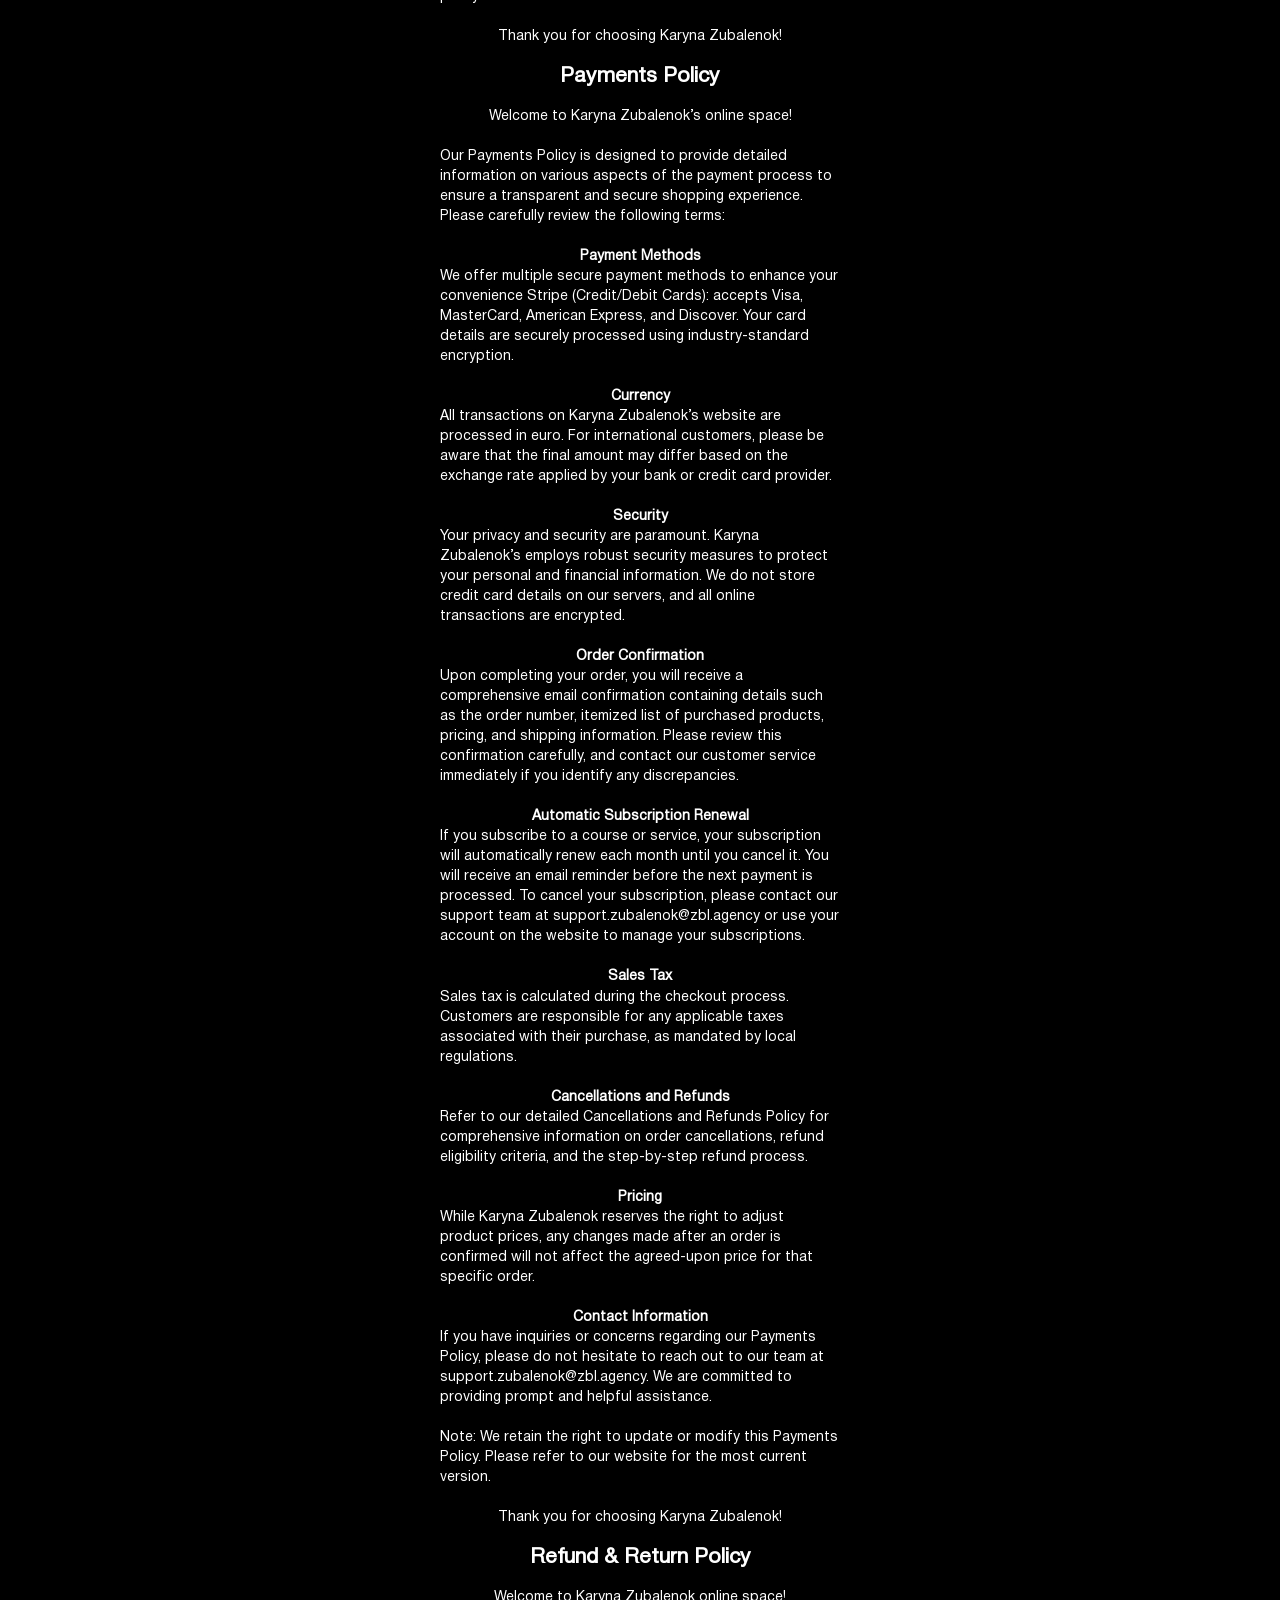
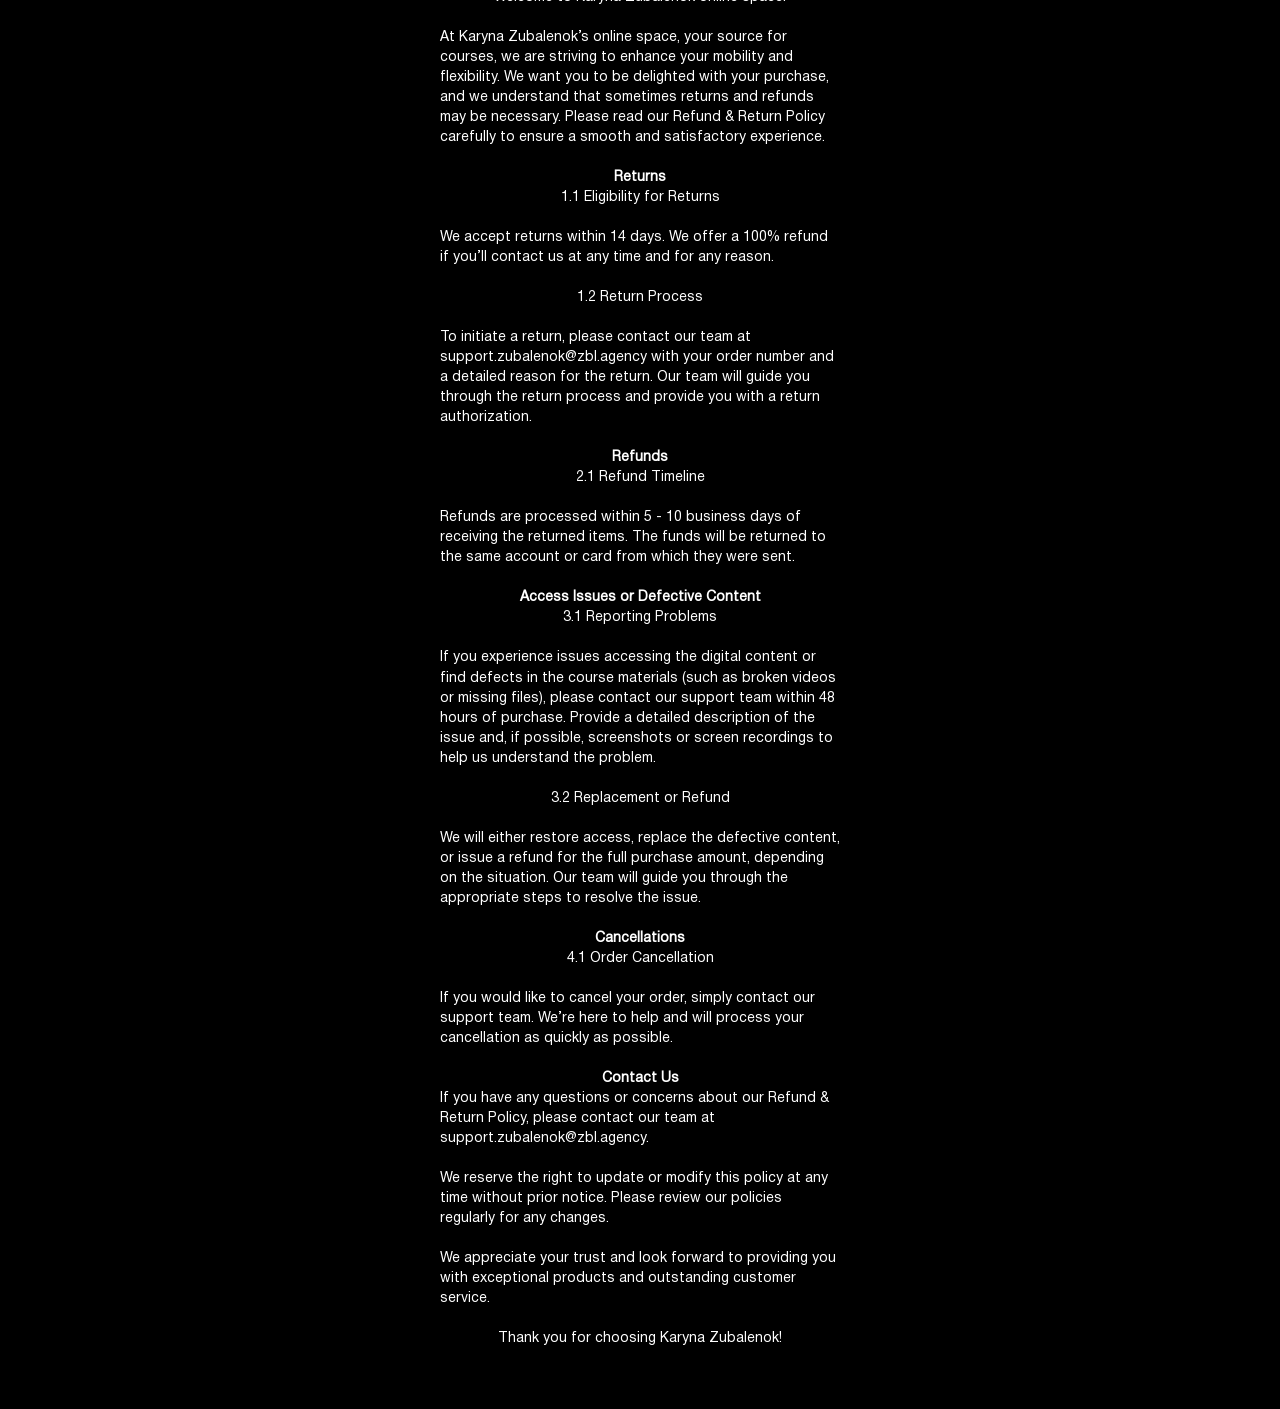
<file: thankyoupage/policy/index.html>
<!DOCTYPE html>
<html lang="en">
<head>
    <meta charset="UTF-8">
    <meta name="viewport" content="width=device-width, initial-scale=1.0">
    <link href="https://fonts.googleapis.com/css2?family=Montserrat:wght@250;300;400;500;700&display=swap"
        rel="stylesheet">
    <link href="https://fonts.googleapis.com/css2?family=Forum&display=swap" rel="stylesheet">
    <link rel="stylesheet" href="css/style.css">
    <link rel="stylesheet" href="css/fonts.css">
    <title>Privacy Policy and User Agreement</title>

</head>
<body> 
    <div class="selection">
        <div class="head">
<h2>Terms of Use</h2><br>

<p>Welcome to Karyna Zubalenok’s online space, your source for courses, created to enhance your mobility and flexibility. Before you start exploring, 
please take a moment to read and agree to our straightforward Terms of Use. 
We appreciate your careful consideration.</p><br>
<p>Our services are provided by ZBL Company BV, a company registered in Belgium, with its registered office at Delaerestraat 6a, 8800 Roeselare, Belgium, BE1022336448.</p><br>
<p><strong>Acceptance of Terms</strong></p>
<p>By accessing or using Karyna Zubalenok’s website, you acknowledge that you have read, understood, and agree to be bound by these Terms of Use. 
If you do not agree to these terms, please refrain from using our website.</p><br>

<p><strong>Use of the Website</strong></p>
<p>Eligibility: You must be at least 18 years old to use this website. By using the website, you confirm 
that you are 18 years of age or older.</p><br>

<p>Account Registration: To make a purchase, you may need to create an account. 
You are responsible for maintaining the confidentiality of 
your account information, including your password, and for all activity 
that occurs under your account.</p><br>

<p>User Content: You may submit reviews, comments, and other content. By submitting content, 
you grant Karyna Zubalenok a non-exclusive, royalty-free, perpetual, irrevocable, and fully 
sublicensable right to use, reproduce, modify, adapt, publish, translate, create derivative 
works from, distribute, and display such content.</p><br>

<p><strong>Product Information</strong></p>

<p>Exclusive product: Karyna Zubalenok offers exclusive courses. All images, descriptions, 
and specifications are provided for informational purposes only.</p><br>

<p>Pricing: All prices are in Euro and are subject to change without notice. Karyna Zubalenok 
reserves the right to modify, suspend, or discontinue the sale of any product at any time.</p><br>

<p>Limited Editions: Some items may be offered in limited quantities, and availability is not 
guaranteed. Karyna Zubalenok reserves the right to limit the quantity of items purchased per 
person or per order.</p><br>

<p><strong>Ordering and Payments</strong></p>

<p>Order Confirmation: Once you place an order, you will receive an email confirmation. This confirmation 
does not constitute acceptance of your order but serves as acknowledgment of receipt.</p><br>

<p>Payment: Payment is required at the time of purchase. We accept Stripe (Mastercard, Visa, American Express, 
Discover, and all transactions are processed securely.</p><br>

<p>Cancellation: Orders may be canceled within 24 hours of placement. After this period, cancellations may not 
be possible, and the standard return policy applies.</p><br>

<p><strong>Shipping and Delivery</strong></p>
<p>Shipping Policies: Karyna Zubalenok’s course is  a digital product, so there is no shipping involved - 
you can start learning online immediately.</p><br>

<p><strong>Returns and Exchanges</strong></p>
<p>Return Policy: Karyna Zubalenok accepts returns.  You can contact us at any time and for any reason, and 
we will refund you your money. We offer a 100% refund if the customer contacts us within 14 days.</p><br>

<p>Refund Processing: Refunds are processed within 5 - 10 business days of receiving the 
returned items. The funds will be returned to the same account or card from which they were sent.</p><br>

<p><strong>Intellectual Property</strong></p>

<p>Copyright: All content on Karyna Zubalenok’s website, including text, images, 
and designs, is the intellectual property of Karyna Zubalenok and is protected by copyright laws.</p><br>

<p>Trademarks: The Karyna Zubalenok’s name, logo, 
and other trademarks are registered and protected. Unauthorized use is strictly prohibited.</p><br>

<p><strong>Privacy</strong></p>

<p>Privacy Policy: Your privacy is important to us. Please review our Privacy Policy to 
understand how we collect, use, and disclose information.</p><br>

<p><strong>Services and Ownership</strong></p>

<p>Our company, registered as ZBL Company BV, located at Delaerestraat 6a, 8800 Roeselare, Belgium, 
BE1022336448, provides services through the following websites: begmobility.online, onlyflexibility.online, 
back-mobility.online, inhompower.shop.</p><br>

<p><strong>Termination</strong></p>

<p>Karyna Zubalenok reserves the right to terminate or suspend your account and access to the 
website at its sole discretion, without notice, for any reason, including but not limited to a 
violation of these Terms of Use.</p><br>

<p><strong>Changes to Terms</strong></p>

<p>Karyna Zubalenok may update these Terms of Use from time to time. The date of the latest 
revision will be indicated at the top of this page. Continued use of the website after any 
changes constitutes acceptance of the revised terms.</p><br>

<p>If you have any questions or concerns about these Terms of Use, please contact us at 
support.zubalenok@zbl.agency.</p><br>

<p>Thank you for choosing Karyna Zubalenok!</p><br>

<h2>Privacy Policy</h2><br>

<p>Welcome to Karyna Zubalenok’s online space!</p><br>

<p>Our Privacy Policy is designed to offer you a comprehensive insight into the intricacies 
of how we gather, utilize, disclose, and safeguard your personal information. Our unwavering 
commitment revolves around ensuring the utmost security and confidentiality of your data, thereby 
cultivating a foundation of trust in our services.</p><br>

<p>ZBL Company BV, recognises the importance of maintaining the confidentiality, integrity and 
security of your personal data (“Personal Data”), and hereby informs you that any Personal Data 
which you provide through our Website, will be processed in compliance with current European 
privacy laws (Regulation (EU) 2016/679 – “GPDR”) and with any specific local regulations 
applicable from time to time for the processing of data outside the European Union, together 
with the principles and general rules of conduct.</p><br>

<p><strong>Information We Collect</strong></p>

<p>Personal Information:
We collect a range of personal information to facilitate your interaction with our Site. 
This includes but is not limited to, your name, email address, postal address, phone number, 
and payment details. We collect this information during account creation, order placement, 
newsletter subscriptions, and your participation in surveys and promotions.</p><br>
<p>Non-Personal Information:
In addition to personal information, we gather non-personal information related to your 
interactions with our Site. This may include data such as browser information, device type, 
IP address, geolocation data, and other analytical information. We utilize this data to improve 
website functionality, optimize user experiences, and analyze broader trends.</p><br>

<p><strong>How We Use Your Information</strong></p>
<p>Order Processing:
Your personal information is crucial for order processing, transaction management,
 and customer support. This encompasses order confirmation, shipment notifications, 
 and addressing customer inquiries related to purchases.
</p><br>

<p>Communication:
With your explicit consent, we use your email address to send you tailored communications 
such as newsletters, exclusive offers, and updates about our products and services. 
You can exercise control over these communications by opting out at any time through the 
provided unsubscribe instructions.
</p><br>

<p>Analytics:
Non-personal information is utilized for in-depth analytics, helping us understand user behavior, 
preferences, and trends. This analysis informs strategic decisions to enhance our website, products, 
and services for a more personalized and seamless user experience.</p><br>

<p><strong>How We Share Your Information</strong></p>

<p>Third-Party Service Providers:
We may engage third-party service providers to assist in various facets of our business, 
including order fulfillment, payment processing, marketing, and website analytics. These service 
providers are granted access to personal information only to the extent necessary to perform their 
functions on our behalf, and they are contractually obligated to maintain the confidentiality and 
security of the information.</p><br>

<p>Legal Compliance:
We may disclose your information if required by law, in response to a subpoena, or court order, 
or when necessary to protect our rights, and property, or comply with legal proceedings.</p><br>

<p><strong>Security</strong></p>
<p>We implement robust security measures, including encryption, secure socket layer technology (SSL), 
and regular security assessments, to protect your personal information. While these measures reduce 
the risk of unauthorized access, we acknowledge that no method of transmission over the Internet is 
entirely secure, and we cannot guarantee absolute security.</p><br>

<p><strong>Cookies</strong></p>
<p>Our website utilizes cookies to enhance your browsing experience. These are small text files 
stored on your device that track, save, and store information about your interactions with our Site. 
You have the option to manage cookie preferences through your browser settings.</p><br>

<p><strong>Data Retention</strong></p>
<p>We retain your personal data only for as long as necessary to provide our services, comply 
with legal obligations, resolve disputes, and enforce our agreements. Once your data is no longer 
required, it will be securely deleted or anonymized.</p><br>

<p><strong>Your Rights</strong></p>
<p>You have the right to access, correct, or delete your personal information. Additionally,
you can inquire about the purpose of processing or object to processing under certain circumstances. 
To exercise these rights, please contact us at <b>support.zubalenok@zbl.agency.</b></p><br>

<p><strong>Changes to the Privacy Policy</strong></p>
<p>We reserve the right to modify this Privacy Policy at any time. Updates will be posted on this page, and the 
"Last Updated" date will indicate the date of the changes.</p><br>

<p><strong>Contact Us</strong></p>
<p>For any questions or concerns regarding this Privacy Policy, please contact our team at 
<b>support.zubalenok@zbl.agency.</b></p><br>

<p>By using our Site, you affirm that you have read, understood, and agreed to the terms 
outlined in this Privacy Policy. Your continued use of our services constitutes acceptance of 
any amendments made to this policy.</p><br>

<p>Thank you for choosing Karyna Zubalenok!</p><br>

<h2>Payments Policy</h2><br>

<p>Welcome to Karyna Zubalenok’s online space!</p><br>
<p>Our Payments Policy is designed to provide detailed information on various aspects of 
the payment process to ensure a transparent and secure shopping experience. Please carefully 
review the following terms:</p><br>

<p><strong>Payment Methods</strong></p>
<p>We offer multiple secure payment methods to enhance your convenience Stripe (Credit/Debit Cards): 
accepts Visa, MasterCard, American Express, and Discover. Your card details are securely processed 
using industry-standard encryption.</p><br>

<p><strong>Currency</strong></p>
<p>All transactions on Karyna Zubalenok’s website are processed in euro. For international customers, 
please be aware that the final amount may differ based on the exchange rate applied by your bank or 
credit card provider.</p><br>

<p><strong>Security</strong></p>
<p>Your privacy and security are paramount. Karyna Zubalenok’s employs robust security measures to 
protect your personal and financial information. We do not store credit card details on our servers, 
and all online transactions are encrypted.</p><br>

<p><strong>Order Confirmation</strong></p>
<p>Upon completing your order, you will receive a comprehensive email confirmation containing 
details such as the order number, itemized list of purchased products, pricing, and shipping 
information. Please review this confirmation carefully, and contact our customer service 
immediately if you identify any discrepancies.</p><br>

<p><strong>Automatic Subscription Renewal</strong></p>
<p>If you subscribe to a course or service, your subscription will automatically renew each month 
until you cancel it. You will receive an email reminder before the next payment is processed. 
To cancel your subscription, please contact our support team at support.zubalenok@zbl.agency  
or use your account on the website to manage your subscriptions.</p><br>

<p><strong>Sales Tax</strong></p>
<p>Sales tax is calculated during the checkout process. Customers are responsible for any 
applicable taxes associated with their purchase, as mandated by local regulations.</p><br>

<p><strong>Cancellations and Refunds</strong></p>
<p>Refer to our detailed Cancellations and Refunds Policy for comprehensive information on order 
cancellations, refund eligibility criteria, and the step-by-step refund process.</p><br>

<p><strong>Pricing</strong></p>
<p>While Karyna Zubalenok reserves the right to adjust product prices, any changes made after an order
 is confirmed will not affect the agreed-upon price for that specific order.</p><br>
 
<p><strong>Contact Information</strong></p>
<p>If you have inquiries or concerns regarding our Payments Policy, please do not hesitate to reach out 
 to our team at support.zubalenok@zbl.agency. We are committed to providing prompt and helpful 
 assistance.</p><br>
 
 <p>Note: We retain the right to update or modify this Payments Policy. Please refer to our website for 
  the most current version.</p><br>
  
<p>Thank you for choosing Karyna Zubalenok!</p><br>

<h2>Refund & Return Policy</h2><br>

<p>Welcome to Karyna Zubalenok online space!</p><br>
<p>At Karyna Zubalenok’s online space, your source for courses, we are striving to enhance your 
mobility and flexibility. We want you to be delighted with your purchase, and we understand that 
sometimes returns and refunds may be necessary. Please read our Refund & Return Policy carefully 
to ensure a smooth and satisfactory experience.</p><br>

<p><strong>Returns</strong></p>

<p>1.1 Eligibility for Returns</p><br>
<p>We accept returns within 14 days. We offer a 100% refund if you’ll contact us at any 
time and for any reason.</p><br>

<p>1.2 Return Process</p><br>
<p>To initiate a return, please contact our team at support.zubalenok@zbl.agency with your 
order number and a detailed reason for the return. Our team will guide you through the return 
process and provide you with a return authorization.</p><br>

<p><strong>Refunds</strong></p>
<p>2.1 Refund Timeline</p><br>
<p>Refunds are processed within 5 - 10 business days of receiving the returned items. The funds will be 
returned to the same account or card from which they were sent.</p><br>

<p><strong>Access Issues or Defective Content</strong></p>
<p>3.1 Reporting Problems</p><br>
<p>If you experience issues accessing the digital content or find defects in the course materials 
(such as broken videos or missing files), please contact our support team within 48 hours of purchase. 
Provide a detailed description of the issue and, if possible, screenshots or screen recordings to 
help us understand the problem.</p><br>
<p>3.2 Replacement or Refund</p><br>
<p>We will either restore access, replace the defective content, or issue a refund for the full 
purchase amount, depending on the situation. Our team will guide you through the appropriate steps 
to resolve the issue.</p><br>

<p><strong>Cancellations</strong></p>
<p>4.1 Order Cancellation</p><br>
<p>If you would like to cancel your order, simply contact our support team. We’re here to help and will 
process your cancellation as quickly as possible.</p><br>

<p><strong>Contact Us</strong></p>
<p>If you have any questions or concerns about our Refund & Return Policy, please contact our team at 
support.zubalenok@zbl.agency.</p><br>
<p>We reserve the right to update or modify this policy at any time without prior notice. Please review our 
policies regularly for any changes.</p><br>
<p>We appreciate your trust and look forward to providing you with exceptional products and outstanding customer 
service.</p><br>
<p>Thank you for choosing Karyna Zubalenok!</p><br>

</body>
</html>
</file>
<file: css-t2/nullStyle.css>
/* =========================
   1. Box sizing
   ========================= */
*,
*::before,
*::after {
  box-sizing: border-box;
}

/* =========================
   2. Remove default margins
   ========================= */
* {
  margin: 0;
  padding: 0;
}

/* =========================
   3. HTML & body defaults
   ========================= */
html {
  height: 100%;
  -webkit-text-size-adjust: 100%;
  scroll-behavior: smooth;
}

body {
  min-height: 100%;
  background-color: #fff;
  color: #000;
  line-height: 1.5;
  margin: 0;
  padding: 0;
  font-family: 'Source Sans 3', sans-serif;
  text-rendering: optimizeSpeed;
  -webkit-font-smoothing: antialiased;
}

.mainTitle{
  font-weight: 400;
  font-size: 46px;
  line-height: 144%;
  text-transform: uppercase;
  text-align: center;
  color: #000;
  margin-bottom: 20px;
}


.mainTitle span{
background: linear-gradient(43deg, #0db3e1 0%, #21e9cd 100%);
background-clip: text;
-webkit-background-clip: text;
-webkit-text-fill-color: transparent;
}

.wrapper{
    width: 100%;
    overflow: hidden;
    max-width: 440px;
    margin: 0 auto;
}

@media(min-width: 800px){

  .mainText{
    font-size: 1.2vw;
  }
}

/* =========================
   4. Media elements
   ========================= */
img,
picture,
video,
canvas,
svg {
  display: block;
  max-width: 100%;
  height: auto;
}

/* =========================
   5. Forms
   ========================= */
input,
button,
textarea,
select {
  font: inherit;
  color: inherit;
  background: none;
  border: none;
  outline: none;
}

button {
  cursor: pointer;
}

textarea {
  resize: vertical;
}

/* =========================
   6. Links
   ========================= */
a {
  color: inherit;
  text-decoration: none;
}

/* =========================
   7. Lists
   ========================= */
ul,
ol {
  list-style: none;
}

/* =========================
   8. Headings & text
   ========================= */
h1, h2, h3, h4, h5, h6 {
  font-size: inherit;
  font-weight: inherit;
  font-family: 'Onest', sans-serif;
}

p {
  overflow-wrap: break-word;
}

/* =========================
   9. Tables
   ========================= */
table {
  border-collapse: collapse;
  border-spacing: 0;
}

/* =========================
   10. Accessibility & UX
   ========================= */
:focus-visible {
  outline: 2px solid currentColor;
  outline-offset: 2px;
}

/* =========================
   11. Reduced motion
   ========================= */
@media (prefers-reduced-motion: reduce) {
  *,
  *::before,
  *::after {
    animation-duration: 0.01ms !important;
    animation-iteration-count: 1 !important;
    transition-duration: 0.01ms !important;
    scroll-behavior: auto !important;
  }
}


.wrapper{
  max-width: 440px;
  width: 100%;
  margin: 0 auto;
}
</file>
<file: css-t2/main.css>
/* Глобальний контейнер екрану */
.s1 {
  width: 428px;
  height: 840px;
  position: relative;
  background: #ffffff;
  overflow: hidden;
  font-family: 'Source Sans 3', sans-serif;
}

/* --- Заголовок --- */
.s1-header {
  position: absolute;
  width: 377px;
  left: 25px;
  top: 47px;
  display: flex;
  flex-direction: column;
  align-items: center;
  gap: 11.5px;
  z-index: 10;
}
.s1-title {
  color: #242424;
  font-size: 54px;
  font-family: 'Anton', sans-serif;
  font-weight: 400;
  line-height: 56.7px;
  letter-spacing: 0.54px;
  text-align: center;
  margin: 0;
  text-transform: uppercase;
}
.s1-title-red {
  color: #F83A4F;
}
.s1-description {
  width: 100%;
  color: black;
  font-size: 20px;
  font-family: 'Source Sans 3', sans-serif;
  font-weight: 600;
  line-height: 19px;
  letter-spacing: 0.2px;
  text-align: center;
}

/* --- Плашка з датою --- */
.s1-date-pill {
  position: absolute;
  width: 201px;
  height: 43px;
  left: 113px;
  top: 203px;
  padding: 0 12px;
  background: #ffffff;
  box-shadow: 0px 4px 8px rgba(0, 0, 0, 0.15);
  border-radius: 12px;
  outline: 1px solid #EF3145;
  outline-offset: -1px;
  display: flex;
  justify-content: center;
  align-items: center;
  gap: 12px;
  box-sizing: border-box;
  z-index: 10;
}
.s1-date-icon {
  width: 14.5px;
  height: 15px;
  object-fit: contain;
}
.s1-date-pill span {
  color: black;
  font-size: 16px;
  font-family: 'Source Sans 3', sans-serif;
  font-weight: 400;
  text-transform: uppercase;
  white-space: nowrap;
}


/* --- 3D Карусель: Точна увігнута проекція з відсіканням невидимих зон --- */
.s1-carousel-wrap {
  position: absolute;
  width: 428px;
  height: 175px;
  left: 0;
  top: 263px;
  perspective: 800px;
  z-index: 1;
}
.s1-carousel {
  width: 100%;
  height: 100%;
  position: relative;
  transform-style: preserve-3d;
  /* Змінено: linear для рівномірного руху, 30s - швидкість повного кола (можна змінювати) */
  animation: s1-swipe-concave 30s infinite linear;
}

.s1-card {
  position: absolute;
  width: 95px;
  height: 146px;
  left: 168px; /* (428 - 92) / 2 */
  top: 0;
  background-size: cover;
  background-position: center;
  border-radius: 10px;

  background-repeat: no-repeat;
  background-size: contain;

  /* translateZ(-260px) відштовхує картки назад, формуючи чашу */
  transform: rotateY(calc(-22.5deg * var(--i))) translateZ(-260px);
  box-shadow: 0 10px 20px rgba(0,0,0,0.3);
  -webkit-box-reflect: below 5px linear-gradient(transparent 50%, rgba(0,0,0,0.2));

  /* КРИТИЧНЕ ПРАВИЛО: Приховує картки, які йдуть по передній частині кола */
  backface-visibility: hidden;
  -webkit-backface-visibility: hidden;
}

@keyframes s1-swipe-concave {
  /* Плавний, безперервний оберт на 360 градусів для ідеального зациклення */
  0% { transform: translateZ(200px) rotateY(0deg); }
  100% { transform: translateZ(200px) rotateY(360deg); }
}
/* --- Ціновий бейдж --- */
.s1-price-badge {
  position: absolute;
  width: 145.03px;
  height: 145.03px;
  left: -18px;
  top: 373.82px;
  border-radius: 100%;
  transform: rotate(-8deg);
  transform-origin: top left;
  z-index: 2;
}

/* --- Головне фото жінки --- */
.s1-main-img {
  position: absolute;
  width: 520px;
  height: 377px;
  left: -6px;
  top: 305px;
  z-index: 3;
  object-fit: cover;
  pointer-events: none;
}

/* --- Біла підкладка знизу (для перекриття килимка) --- */
.s1-bottom-bg {
  position: absolute;
  bottom: 0;
  left: 0;
  width: 100%;
  height: 196px;
  background: linear-gradient(to bottom, rgba(255,255,255,0) 0%, #ffffff 4%, #ffffff 100%);
  z-index: 4;
}

/* --- Нижній блок (Контент) --- */
.s1-bottom-panel {
  position: absolute;
  width: 428px;
  left: 0;
  top: 645px;
  padding: 0 24px 40px 24px;
  box-sizing: border-box;
  display: flex;
  flex-direction: column;
  align-items: center;
  gap: 14px;
  z-index: 10;
}

/* Переваги (Benefits) */
.s1-benefits-row {
  display: flex;
  justify-content: space-between;
  align-items: center;
  width: 100%;
  height: 20px;
}
.s1-benefit-item {
  display: flex;
  align-items: center;
  gap: 8px;
  color: black;
  font-size: 14px;
  font-family: 'Source Sans 3', sans-serif;
  font-weight: 400;
  line-height: 15px;
  white-space: nowrap;
}
.s1-benefit-icon {
  width: 20px;
  height: 20px;
  flex-shrink: 0;
}

.s1-action-group {
  display: flex;
  flex-direction: column;
  align-items: center;
  gap: 17px;
  width: 100%;
}

/* Картка із закликом (Action Card) */
.s1-action-card {
  flex-shrink: 0;
  background: rgba(255, 255, 255, 0.62);
  box-shadow: 0px 4.51px 18.04px rgba(0, 0, 0, 0.10);
  border-radius: 40.59px;
  padding: 14px 24px;
  display: flex;
  justify-content: center;
  align-items: center;
  gap: 17px;
  box-sizing: border-box;
}
.s1-action-text {
  width: 121px;
  color: black;
  font-size: 14px;
  font-family: 'Source Sans 3', sans-serif;
  font-weight: 400;
  line-height: 19px;
}
.s1-action-text strong {
  font-weight: 700;
}
.s1-action-btn {
  width: 220px;
  height: 52px;
  flex-shrink: 0;
  background: linear-gradient(163deg, #F83A4F 0%, #FA4B5D 100%);
  border-radius: 100px;
  color: white;
  font-size: 18.05px;
  font-family: 'Source Sans 3', sans-serif;
  font-weight: 700;
  line-height: 24.34px;
  text-transform: uppercase;
  border: none;
  cursor: pointer;
  display: flex;
  justify-content: center;
  align-items: center;
}

/* Блок довіри (Trust Row) */
.s1-trust-row {
  display: flex;
  justify-content: center;
  align-items: center;
  width: 100%;
}
.s1-trust-img {
  width: 380px;
  height: 25.5px;
  object-fit: contain;
}








/* --- Оверлей модалки --- */
.modal-overlay {
  position: fixed;
  top: 0; left: 0;
  width: 100vw; height: 100vh;
  background: rgba(0, 0, 0, 0.7);
  backdrop-filter: blur(5px);
  z-index: 9999;
  display: flex;
  justify-content: center;
  align-items: center;
  pointer-events: none;
  opacity: 0;
  visibility: hidden;
  transition: all 0.3s ease;
}
.modal-overlay.active {
  opacity: 1;
  visibility: visible;
  pointer-events: all;
}

/* --- Контейнер (строго за вашими розмірами) --- */
.modal-wrapper {
  width: 380px;
  height: 613px;
  position: relative;
  box-shadow: 0px 15px 45px rgba(0, 0, 0, 0.45);
  transform: translateY(50px);
  transition: all 0.4s cubic-bezier(0.25, 1, 0.5, 1);
}
.modal-overlay.active .modal-wrapper {
  transform: translateY(0);
}

.modal-inner {
  width: 380px;
  height: 613px;
  position: absolute;
  left: 0; top: 0;
  background: white;
  border-radius: 24px;
  overflow: hidden;
}

/* Кнопка закриття */
.modal-close {
  width: 38px;
  height: 38px;
  position: absolute;
  left: 348px; 
  top: -6px;
  background: #E2E2E2;
  border-radius: 50%;
  display: flex;
  justify-content: center;
  align-items: center;
  cursor: pointer;
  z-index: 100;
  transition: 0.2s;
}
.modal-close:hover {
  background: #d0d0d0;
}

/* --- Верхня частина --- */
.modal-top {
  width: 332px;
  position: absolute;
  left: 24px; 
  top: 24px;
  display: flex;
  flex-direction: column;
  align-items: center;
  gap: 14px;
}
.modal-title-group {
  display: flex;
  flex-direction: column;
  align-items: center;
  width: 100%;
}
.modal-title-red {
  color: #F83A4F;
  font-size: 35px;
  font-family: 'Anton', sans-serif;
  font-weight: 400;
  text-transform: uppercase;
  text-align: center;
  line-height: 1.1;
}
.modal-title-black {
  color: black;
  font-size: 18px;
  font-family: 'Source Sans 3', sans-serif;
  font-weight: 900;
  line-height: 36px;
  letter-spacing: 1.44px;
  text-align: center;
  text-transform: uppercase;
}
.modal-marquee {
  width: 380px;
  height: 38px;
  position: relative;
  margin-left: -24px; /* Компенсуємо відступ батьківського блоку */
}

/* --- Swiper Слайдер --- */
.modal-swiper {
  width: 380px;
  height: 396px;
  position: absolute;
  left: 0; 
  top: 151px;
  overflow: hidden;
}

.modal-swiper .swiper-wrapper {
  align-items: center; 
}

/* Базовий слайд (Ширина фіксована для точної математики Swiper) */
.modal-slide {
  width: 224px !important;
  height: 348px !important;
  display: flex;
  justify-content: center;
  align-items: center;
  border-radius: 12px !important;
  overflow: hidden !important;
}

/* Внутрішня картка (Зменшена для неактивних слайдів) */
.modal-card-inner {
  width: 224px;
  height: 348px;
  border-radius: 21.31px;
  position: relative;
  overflow: hidden;
  border: 1px solid #CCCCCC;
  background: white;
  /* 0.564 - це рівно 126.32px / 224px, що ідеально повторює ваші розміри */
  transform: scale(0.564);
  transition: all 0.4s ease;
  box-sizing: border-box;
}

/* Активна картка збільшується до 100% */
.swiper-slide-active .modal-card-inner {
  transform: scale(1);
  outline: 1px solid #CCCCCC;
  outline-offset: -1px;
  border: none;
}

/* Картинка фону */
.modal-cover-img {
  position: absolute;
  top: 0; left: 0;
  width: 100%; height: 100%;
  object-fit: cover;
  z-index: 1;
}


.swiper-slide-active .modal-blur-bg {
  opacity: 1;
  visibility: visible;
}

/* Контент поверх блюру */
.modal-content-wrap {
  position: absolute;
  top: 0; left: 0;
  width: 100%; height: 100%;
  background-color: #ffffff50;
  backdrop-filter: blur(15px);
  padding: 14px;
  box-sizing: border-box;
  z-index: 3;
  border-radius: 22px;
  
  display: flex;
  flex-direction: column;
  
  opacity: 0;
  visibility: hidden;
  transition: opacity 0.4s ease, visibility 0.4s ease;
}
.swiper-slide-active .modal-content-wrap {
  opacity: 1;
  visibility: visible;
}

/* Типографіка всередині картки */
.modal-back-header {
  display: flex; flex-direction: column; gap: 4px;
}
.modal-back-title {
  color: black; font-size: 18px; font-family: 'Source Sans 3', sans-serif; font-weight: 700; text-transform: uppercase; line-height: 20px;
}
.modal-back-subtitle {
  color: black; font-size: 14px; font-family: 'Source Sans 3', sans-serif; font-weight: 400; line-height: 1.3; padding-bottom: 7px;
}
.modal-features {
  display: flex; flex-direction: column; gap: 8px; padding: 10px 0;
}
.modal-feature {
  display: flex; align-items: center; gap: 8px;
}
.modal-f-icon-wrap {
  width: 24px; height: 24px; background: rgba(0, 0, 0, 0.05); border-radius: 50%; display: flex; justify-content: center; align-items: center; flex-shrink: 0;
}
.modal-f-icon {
  width: 16px; height: 16px; object-fit: contain;
}
.modal-feature span { 
  color: black; font-size: 16px; font-family: 'Source Sans 3', sans-serif; font-weight: 400; line-height: 120%;
}
.modal-for-you {
  margin-top: 8px; color: black; font-size: 14px; font-family: 'Source Sans 3', sans-serif; line-height: 1.4;
}
.modal-for-you strong {
  font-weight: 700;
}

/* --- Навігація в модалці --- */
.modal-nav {
  width: 332px;
  height: 42px;
  position: absolute;
  left: 24px;
  top: 547px;
  display: flex;
  justify-content: center;
  align-items: center;
  gap: 14px;
}
.modal-btn-prev, .modal-btn-next {
  width: 160px; /* З вашого коду padding-left/right: 50px */
  height: 42px;
  background: linear-gradient(178deg, #ED1F35 0%, #F7596A 100%);
  border-radius: 12px;
  display: flex;
  justify-content: center;
  align-items: center;
  cursor: pointer;
  transition: 0.2s;
}

.modal-btn-prev:active, .modal-btn-next:active {
  opacity: 0.8;
}
.modal-btn-prev img, .modal-btn-next img {
  height: 18px;
  object-fit: contain;
}

/* Тема: Темна картинка (Білий текст) */
.text-dark-theme .modal-back-title,
.text-dark-theme .modal-back-subtitle,
.text-dark-theme .modal-feature span,
.text-dark-theme .modal-for-you {
  color: white !important;
}

/* Тема: Світла картинка (Чорний текст) */
.text-light-theme .modal-back-title,
.text-light-theme .modal-back-subtitle,
.text-light-theme .modal-feature span,
.text-light-theme .modal-for-you {
  color: black !important;
}

@media (max-width: 440px) {
  /* --- Оверлей модалки --- */
  .modal-overlay {
    backdrop-filter: blur(1.17vw);
  }

  /* --- Контейнер --- */
  .modal-wrapper {
    width: 88.79vw;
    height: 143.22vw;
    box-shadow: 0vw 3.5vw 10.51vw rgba(0, 0, 0, 0.45);
    transform: translateY(11.68vw);
  }
  .modal-overlay.active .modal-wrapper {
    transform: translateY(0);
  }

  .modal-inner {
    width: 88.79vw;
    height: 143.22vw;
    border-radius: 5.61vw;
  }

  /* Кнопка закриття */
  .modal-close {
    width: 8.88vw;
    height: 8.88vw;
    left: 81.31vw; 
    top: -1.4vw;
  }
  .modal-close svg {
    width: 3vw;
    height: 3vw;
  }

  /* --- Верхня частина --- */
  .modal-top {
    width: 77.57vw;
    left: 5.61vw; 
    top: 5.61vw;
    gap: 3.27vw;
  }
  .modal-title-red {
    font-size: 8.18vw;
  }
  .modal-title-black {
    font-size: 4.21vw;
    line-height: 8.41vw;
    letter-spacing: 0.34vw;
  }
  .modal-marquee {
    width: 88.79vw;
    height: 8.88vw;
    margin-left: -5.61vw;
  }

  /* --- Swiper Слайдер --- */
  .modal-swiper {
    width: 88.79vw;
    height: 92.52vw;
    top: 35.28vw;
  }

  /* Базовий слайд */
  .modal-slide {
    width: 52.34vw !important;
    height: 81.31vw !important;
    border-radius: 2.8vw !important;
  }

  /* Внутрішня картка */
  .modal-card-inner {
    width: 52.34vw;
    height: 81.31vw;
    border-radius: 4.98vw;
  }

  /* Контент поверх блюру */
  .modal-content-wrap {
    padding: 3.27vw;
    border-radius: 5.14vw;
  }

  /* Типографіка всередині картки */
  .modal-back-header {
    gap: 0.93vw;
  }
  .modal-back-title {
    font-size: 4.21vw;
    line-height: 4.67vw;
  }
  .modal-back-subtitle {
    font-size: 3.27vw;
    padding-bottom: 1.64vw;
  }
  .modal-features {
    gap: 1.87vw;
    padding: 2.34vw 0;
  }
  .modal-feature {
    gap: 1.87vw;
  }
  .modal-f-icon-wrap {
    width: 5.61vw;
    height: 5.61vw;
  }
  .modal-f-icon {
    width: 3.74vw;
    height: 3.74vw;
  }
  .modal-feature span { 
    font-size: 3.74vw;
  }
  .modal-for-you {
    margin-top: 1.87vw;
    font-size: 3.27vw;
  }

  /* Лінії всередині картки (SVG) */
  .modal-content-wrap svg {
    width: 100%;
    height: auto;
  }

  /* --- Навігація в модалці --- */
  .modal-nav {
    width: 77.57vw;
    height: 9.81vw;
    left: 5.61vw;
    top: 127.8vw;
    gap: 3.27vw;
  }
  .modal-btn-prev, .modal-btn-next {
    width: 37.38vw; 
    height: 9.81vw;
    border-radius: 2.8vw;
  }
  .modal-btn-prev img, .modal-btn-next img {
    height: 4.21vw;
  }
}


/* Глобальний контейнер блоку 2 */
.s2 {
  width: 428px;
  background: #ffffff;
  display: flex;
  flex-direction: column;
  align-items: center;
  padding: 45px 24px;
  gap: 32px;
  overflow: hidden;
  box-sizing: border-box;
}

/* --- Плашка-питання (s2, s4, st8) --- */
.q-pill {
  width: 380px;
  height: 38px;
  flex-shrink: 0;
  background: white;
  box-shadow: 0px 8px 15.8px rgba(0, 0, 0, 0.09);
  border-radius: 1000px;
  outline: 1px solid #F83A4F;
  display: flex;
  justify-content: center;
  align-items: center;
  gap: 12px;
  box-sizing: border-box;
}
.q-pill-icon {
  width: 24.5px;
  height: 21.5px;
  flex-shrink: 0;
}
.q-pill-text {
  color: black;
  font-size: 16px;
  font-family: 'Source Sans 3', sans-serif;
  font-weight: 700;
  line-height: 36px;
  text-transform: uppercase;
  white-space: nowrap;
}

/* --- EVERYTHING --- */
.s2-everything {
  position: relative;
  width: 370px;
  height: 106px;
  flex-shrink: 0;
}
.s2-everything img {
  position: absolute;
  left: -40px;
  top: -23.5px;
  width: 444px;
  height: 178.5px;
  max-width: none;
  pointer-events: none;
}

/* --- Текст --- */
.s2-footer-text {
  text-align: center;
  line-height: 23px;
}
.s2-fw-400 {
  color: black;
  font-size: 16px;
  font-family: 'Source Sans 3', sans-serif;
  font-weight: 400;
}
.s2-fw-700 {
  color: black;
  font-size: 16px;
  font-family: 'Source Sans 3', sans-serif;
  font-weight: 700;
}

/* --- Програми по категоріях --- */
.s2-grid-wrapper {
  width: 372px;
  display: flex;
  flex-direction: column;
  gap: 32px;
  cursor: pointer;
}
.s2-cat {
  display: flex;
  flex-direction: column;
  gap: 8px;
}
.s2-cat-title {
  height: 32px;
  padding: 0 14px;
  background: linear-gradient(90deg, #FD7382 0%, #F83A4F 100%);
  border: 2px solid #ffffff;
  border-radius: 1000px;
  box-shadow: 0px 0px 1.5px rgba(0, 0, 0, 0.25);
  display: flex;
  justify-content: center;
  align-items: center;
  color: white;
  font-size: 16px;
  font-family: 'Source Sans 3', sans-serif;
  font-weight: 600;
  line-height: 20px;
  text-transform: uppercase;
  box-sizing: border-box;
}
.s2-cat-row {
  display: flex;
  align-items: center;
  gap: 10.08px;
}
.s2-cat-row img {
  flex: 1 1 0;
  min-width: 0;
  height: 132.49px;
  border-radius: 10px;
  object-fit: cover;
}

/* --- Гайди --- */
.s2-tools {
  width: 372px;
  height: 28px;
  padding: 0 14px;
  background: #FDEEEF;
  box-shadow: 0px 4px 7.7px rgba(0, 0, 0, 0.25);
  border-radius: 1000px;
  display: flex;
  justify-content: center;
  align-items: center;
  color: #F83A4F;
  font-size: 16px;
  font-family: 'Source Sans 3', sans-serif;
  font-weight: 700;
  line-height: 20px;
  text-transform: uppercase;
  box-sizing: border-box;
}
.s2-guides {
  display: flex;
  align-items: stretch;
  gap: 8px;
}
.s2-guide {
  width: 121px;
  padding: 4px 4px 14px 4px;
  background: white;
  box-shadow: 0px 4px 15px rgba(0, 0, 0, 0.15);
  border-radius: 14.05px;
  display: flex;
  flex-direction: column;
  align-items: center;
  gap: 14px;
  box-sizing: border-box;
}
.s2-guide-img {
  position: relative;
  width: 113px;
  height: 136px;
  flex-shrink: 0;
}
.s2-guide-img img {
  position: absolute;
  max-width: none;
}
.s2-guide-img-1 {
  left: -6px;
  top: -9.5px;
  width: 123.5px;
  height: 148.5px;
}
.s2-guide-img-2 {
  left: -1px;
  top: -9px;
  width: 119px;
  height: 151.5px;
}
.s2-guide-img-3 {
  left: -4.5px;
  top: -10.5px;
  width: 118.5px;
  height: 151px;
}
.s2-guide-text {
  width: 100%;
  display: flex;
  flex-direction: column;
  gap: 1.4px;
  text-align: center;
  color: black;
  font-size: 14px;
  font-family: 'Source Sans 3', sans-serif;
  line-height: 20px;
}
.s2-guide-title {
  font-weight: 700;
}
.s2-guide-desc {
  font-weight: 400;
}

/* --- Кнопка --- */
.s2-unlock-group {
  width: 380px;
  display: flex;
  flex-direction: column;
  align-items: center;
  gap: 8px;
}
.s2-unlock-btn {
  width: 380px;
  height: 87px;
  padding: 0 20px;
  background: linear-gradient(90deg, #FD7382 0%, #F83A4F 100%);
  border-radius: 54px;
  outline: 2px solid rgba(255, 255, 255, 0.80);
  outline-offset: -2px;
  display: flex;
  justify-content: center;
  align-items: center;
  color: white;
  font-size: 32px;
  font-family: 'Anton', sans-serif;
  font-weight: 400;
  text-transform: uppercase;
  border: none;
  cursor: pointer;
  box-sizing: border-box;
}
.s2-unlock-text {
  text-align: center;
  color: black;
  font-size: 14px;
  font-family: 'Source Sans 3', sans-serif;
  font-weight: 600;
  line-height: 18px;
}

/* --- Безкінечний рухомий рядок --- */
.s2-marquee-container {
  width: 428px;
  height: 38px;
  background: linear-gradient(90deg, #FD7382 0%, #F83A4F 100%);
  display: flex;
  align-items: center;
  overflow: hidden;
  position: relative;
}
.s2-marquee-track {
  display: flex;
  width: max-content;
  /* Анімація триває 12 секунд для повільного плавного руху */
  animation: s2-scroll-left 12s linear infinite;
}
.s2-marquee-group {
  display: flex;
  align-items: center;
}
.s2-marquee-item {
  display: flex;
  align-items: center;
  gap: 10px;
  width: 150px;
}
.st7 .s2-marquee-item {
  display: flex;
  align-items: center;
  gap: 0;
  width: auto;
  padding: 0 4px;
}
.s2-marquee-item span {
  color: white;
  font-size: 15px;
  
  font-family: 'Roboto', sans-serif;
  font-weight: 800;
  text-transform: uppercase;
  white-space: nowrap;
}

@keyframes s2-scroll-left {
  0% { transform: translateX(0); }
  /* Зміщуємо рівно на 50% ширини (на одну групу), щоб зациклити ідеально */
  100% { transform: translateX(-50%); }
}





/* Глобальний контейнер блоку 3 */
.s3 {
  width: 428px;
  background: #ffffff;
  display: flex;
  flex-direction: column;
  align-items: center;
  padding: 45px 0 0 0;
  gap: 24px;
  box-sizing: border-box;
}

/* --- Заголовок --- */
.s3-header {
  text-align: center;
  width: 100%;
}
.s3-title-black {
  color: #020202;
  font-size: 40px;
  font-family: 'Anton', sans-serif;
  font-weight: 400;
  line-height: 47px;
  text-transform: uppercase;
}
.s3-title-red {
  color: #F83A4F;
  font-size: 40px;
  font-family: 'Anton', sans-serif;
  font-weight: 400;
  line-height: 47px;
  text-transform: uppercase;
}

/* --- Картки --- */
.s3-cards {
  display: flex;
  gap: 8px;
}
.s3-card {
  width: 121.3px;
  height: 212px;
  padding: 14px 4px 14px 8px;
  background: #FBF2F6;
  border-radius: 16px;
  display: flex;
  flex-direction: column;
  box-sizing: border-box;
}
.s3-card-icon {
  width: 42px;
  height: 42px;
  margin-bottom: 15px;
}
.s3-card-title {
  color: black;
  font-size: 18px;
  font-family: 'Source Sans 3', sans-serif;
  font-weight: 900;
  line-height: 20px;
  margin-bottom: 4px;
}
.s3-card-desc {
  color: black;
  font-size: 14px;
  font-family: 'Source Sans 3', sans-serif;
  font-weight: 400;
  line-height: 16px;
}

/* --- Фото --- */
.s3-img {
  display: block;
  width: 428px;
  height: 297px;
  object-fit: cover;
}




/* Глобальний контейнер блоку */
.s4 {
  width: 428px;
  /* Градієнт та фон як у вашому коді */

  display: flex;
  flex-direction: column;
  align-items: center;
  padding: 61px 0 45px 0; /* Бокові паддінги перенесені на внутрішні елементи для коректного свайпу */
  box-sizing: border-box;
 
  position: relative;
}

/* Заголовки */
.s4-header {
  display: flex;
  flex-direction: column;
  align-items: center;
  gap: 2px;
  padding: 0 24px;
  margin-bottom: 18px;
}
.s4-title-black {
  color: black;
  font-size: 40px;
  font-family: 'Anton', sans-serif;
  font-weight: 400;
  text-align: center;
  line-height: 47px;
}
.s4-title-red {
  font-size: 24px;
  font-family: 'Anton', sans-serif;
  font-weight: 400;
  text-align: center;
  line-height: 28px;
  background: linear-gradient(90deg, #FD7382 0%, #F83A4F 100%);
  -webkit-background-clip: text;
  background-clip: text;
  -webkit-text-fill-color: transparent;
}

/* Плашка з питанням */
.s4-question-box {
  margin-bottom: 32px;
}

/* Слайдер */
.s4-swiper {
  width: 100%;
  height: 430px;
  padding-left: 24px !important; /* Відступ зліва, щоб слайдер починався рівно */
  overflow: visible !important; 
}
.s4-slide {
  width: 286px !important;
  height: 428px;
  position: relative;
  background: white;
  border-radius: 24px;
  box-shadow: 0px 4px 13.8px rgba(0, 0, 0, 0.15);
  overflow: hidden;
  display: flex;
  flex-direction: column;
}
.s4-slide-img {
  position: absolute;
  top: 0;
  left: 0;
  width: 100%;
  height: 100%;
  object-fit: contain;
}

/* Градієнт поверх фото для тексту */
.s4-slide-fade {
  position: absolute;
  bottom: 0;
  left: 0;
  width: 100%;
  height: 220px;
  background: linear-gradient(360deg, #ffffff 30%, rgba(255, 255, 255, 0) 100%);
  z-index: 1;
}

/* Текстовий блок картки */
.s4-slide-content {
  position: absolute;
  bottom: 0;
  left: 0;
  width: 100%;
  padding: 20px;
  box-sizing: border-box;
  z-index: 2;
  display: flex;
  flex-direction: column;
  gap: 4px;
}
.s4-slide-title {
  color: #F83A4F;
  font-size: 20px;
  font-family: 'Source Sans 3', sans-serif;
  font-weight: 700;
}
.s4-slide-desc {
  color: black;
  font-size: 14px;
  font-family: 'Source Sans 3', sans-serif;
  font-weight: 600;
  line-height: 17px;
}

/* Контроли (Пагінація та стрілки) */
.s4-controls {
  display: flex;
  justify-content: space-between;
  align-items: center;
  width: 100%;
  padding: 0 24px;
  box-sizing: border-box;
  margin-top: 45px;
  margin-bottom: 58px;
}
.s4-pagination {
  display: flex;
  gap: 14px;
  align-items: center;
  position: relative !important;
  width: auto !important;
}
.s4-pagination .swiper-pagination-bullet {
  width: 8px !important;
  height: 8px !important;
  background: transparent !important;
  border: 1px solid black !important;
  opacity: 0.5 !important;
  margin: 0 !important;
}
.s4-pagination .swiper-pagination-bullet-active {
  background: linear-gradient(178deg, #ED1F35 0%, #F7596A 100%) !important;
  border: none !important;
  outline: 2px solid rgba(255, 0, 28, 0.36);
  opacity: 1 !important;
}
.s4-nav {
  display: flex;
  gap: 14px;
}
.s4-nav-btn {
  width: 45px;
  height: 45px;
  background: linear-gradient(178deg, #ED1F35 0%, #F7596A 100%);
  border-radius: 50%;
  display: flex;
  justify-content: center;
  align-items: center;
  cursor: pointer;
  z-index: 10;
}
.s4-nav-btn.swiper-button-disabled {
  opacity: 0.5;
}

/* Синій футер */
.s4-blue-banner {
  width: 100%;
  padding: 10px;
  background: linear-gradient(178deg, #2349F6 0%, #5B92FF 100%);
  display: flex;
  justify-content: center;
  align-items: center;
  color: white;
  font-size: 16px;
  font-family: 'Source Sans 3', sans-serif;
  font-weight: 800;
  text-transform: uppercase;
  box-sizing: border-box;
}






/* Глобальний контейнер блоку 5 */
.s5 {
  width: 428px;
  background: white;
  display: flex;
  flex-direction: column;
  align-items: center;
  padding: 45px 24px;
  gap: 32px;
  box-sizing: border-box;
}

/* --- Заголовок --- */
.s5-header {
  display: flex;
  flex-direction: column;
  align-items: center;
  gap: 4px;
  width: 100%;
}
.s5-title-wrap {
  text-align: center;
  display: flex;
  flex-direction: column;
  line-height: 1.1;
}
.s5-title-black {
  color: #020202;
  font-size: 40px;
  font-family: 'Anton', sans-serif;
  font-weight: 400;
  text-transform: uppercase;
}
.s5-title-red {
  color: #ED1F35;
  font-size: 40px;
  font-family: 'Anton', sans-serif;
  font-weight: 400;
  text-transform: uppercase;
}
.s5-subtitle {
  color: black;
  font-size: 18px;
  font-family: 'Source Sans 3', sans-serif;
  font-weight: 400;
  text-transform: uppercase;
  text-align: center;
  margin-top: 10px;
}

/* --- Плашка з питанням --- */
.s5-question-box {
  width: 310px;
  display: flex;
  justify-content: space-between;
  align-items: center;
}
.s5-q-icon {
  width: 35px;
  height: 35px;
  display: flex;
  justify-content: center;
  align-items: center;
}
.s5-icon-img {
  width: 100%;
  height: 100%;
  object-fit: contain;
}
.s5-q-text {
  width: 169px;
  color: black;
  font-size: 16px;
  font-family: 'Source Sans 3', sans-serif;
  font-weight: 500;
  text-transform: uppercase;
  line-height: 1.2;
}
.s5-avatar-wrap {
  width: 59px;
  height: 59px;
  border-radius: 50%;
  outline: 1px solid #ED1F35;
  outline-offset: -1px;
  overflow: hidden;
  display: flex;
  justify-content: center;
  align-items: center;
}
.s5-avatar {
  width: 100%;
  height: 100%;
  object-fit: cover;
}

/* --- Список карток --- */
.s5-cards-list {
  display: flex;
  flex-direction: column;
  gap: 20px;
  width: 100%;
}

/* Спільні стилі для карток */
.s5-card {
  width: 380px;
  border-radius: 24px;
  background-image: url(../images-t2/img.png);
  background-repeat: no-repeat;
  background-size: 100% 100%;
  box-shadow: 0px 4px 15px rgba(0, 0, 0, 0.08);
  display: flex;
  flex-direction: column;
}

/* Верхня частина картки (з фото) */
.s5-card-top {
  position: relative;
  width: 100%;
  height: 155px; /* Базова висота для зображень */
  display: flex;
  justify-content: center;
  align-items: center;
}
.s5-card-image {
  width: 100%;
  height: 100%;
  object-fit: contain;
  padding: 10px;
  box-sizing: border-box;
}

/* Специфічні налаштування для фотографій, щоб вони ідеально сіли */
.s5-img-01 { object-fit: contain; width: 289px;
height: 190px; transform: scale(1.35); margin-top: -30px; }
.s5-img-02 { object-fit: contain; transform: scale(1.2); margin-top: 10px; }
.s5-top-03 { height: 150px; padding: 0px; }
.s5-img-03 { object-fit: cover; border-radius: 12px; }
.s5-img-04 { object-fit: contain; transform: scale(1); margin-top: 10px; }
.s5-img-05 {     object-fit: contain;
    transform: scale(1.5);
    margin-top: -15px; }

/* Кружок з цифрою */
.s5-circle-num {
  position: absolute;
  left: 20px;
  top: 20px;
  width: 45px;
  height: 45px;
  background: radial-gradient(circle, rgba(237,31,53,0.8) 0%, rgba(247,89,106,0.5) 100%);
  backdrop-filter: blur(4px);
  border-radius: 50%;
  display: flex;
  justify-content: center;
  align-items: center;
  color: white;
  font-size: 16px;
  font-family: 'Source Sans 3', sans-serif;
  font-weight: 500;
}

/* Нижня червона частина картки (з текстом) */
.s5-card-bottom {
  width: 100%;
  background-image: url(../images-t2/frame.png);
  background-repeat: no-repeat;
  background-size: cover;
  background-position: center;
  border-radius: 24px;
  overflow: hidden;
  padding: 20px 24px;
  box-sizing: border-box;
  position: relative;
  z-index: 9;
  display: flex;
  flex-direction: column;
  gap: 8px;
}

.s5-card-bottom-h{
  margin-top: -40px;
}

.s5-card-title {
  color: white;
  font-size: 16px;
  font-family: 'Source Sans 3', sans-serif;
  font-weight: 700;
  text-transform: uppercase;
  line-height: 1.2;
}
.s5-card-desc {
  color: white;
  font-size: 14px;
  font-family: 'Source Sans 3', sans-serif;
  font-weight: 400;
  line-height: 1.4;
}

/* --- Блок довіри --- */
.s5-trust-row {
  display: flex;
  justify-content: center;
  align-items: center;
  width: 100%;
  margin-top: 10px;
}
.s5-trust-img {
  height: 30px;
  margin-top: -15px;
  object-fit: contain;
}







.s6 {
  width: 440px;
  background: #ffffff;
  padding: 60px 0 60px 24px;
  box-sizing: border-box;
  margin: 0 auto;
  overflow: hidden;
  position: relative;
}

/* --- Заголовок --- */
.s6-header {
  display: flex;
  flex-direction: column;
  gap: 8px;
  margin-bottom: 32px;
  padding-right: 24px;
}

.s6-label {
  display: flex;
  align-items: center;
  gap: 8px;
}

.s6-quote-icon {
  display: flex;
  align-items: center;
  justify-content: center;
}

.s6-label-text {
  color: #000000;
  font-size: 20px;
  font-weight: 400;
  text-transform: uppercase;
  line-height: 1;
}

.s6-title {
font-weight: 500;
font-size: 35px;
line-height: 100%;
    font-family: 'Anton', sans-serif;
text-transform: uppercase;
color: #000;
}

.s6-title-sub{
font-weight: 400;
font-size: 18px;
text-transform: uppercase;
color: #000;
}

/* --- Слайдер --- */
.s6-swiper {
  width: 100%;
  overflow: visible !important;
}

.s6-slide {
  width: 295px !important;
  height: 524px;
  position: relative;
  cursor: pointer;
  border-radius: 12px;
  box-shadow: 0px 2px 20px rgba(0, 0, 0, 0.20);
  overflow: hidden;
  background: #ffffff;
  display: flex;
  flex-direction: column;
  justify-content: center;
  align-items: center;
}

.s6-img {
  width: 100%;
  height: 100%;
  object-fit: cover;
  display: block;
  border-radius: 24px;
}

.swiper-slide,
.swiper-slide video{
  border-radius: 24px !important;
  overflow: hidden !important;
}

/* --- Контроли --- */
.s6-controls {
  display: flex;
  justify-content: space-between;
  align-items: center;
  padding-right: 24px;
  margin-top: 24px;
}

/* Пагінація */
.s6-pagination {
  display: flex;
  max-width: 190px;
  margin-top: 17px;
  overflow: hidden;
  gap: 10px;
  align-items: center;
  position: relative !important;
  width: auto !important;
}

.s6-pagination .swiper-pagination-bullet {
  min-width: 8px !important;
  height: 8px !important;
  background: transparent !important;
  border: 1px solid #000 !important;
  opacity: 0.5 !important;
  margin: 0 !important;
  border-radius: 50% !important;
  transition: all 0.2s ease;
}

.s6-pagination .swiper-pagination-bullet-active {
  background: #000 !important;
  border: none !important;
  opacity: 1 !important;
}

/* Стрілки */
.s6-nav {
  display: flex;
  gap: 14px;
}

.s6-prev,
.s6-next {
  width: 45px !important;
  height: 45px !important;
  background: linear-gradient(180deg, #FF009B 0%, #D80083 100%) !important;
  border-radius: 50% !important;
  display: flex !important;
  align-items: center !important;
  justify-content: center !important;
  position: static !important;
  margin: 0 !important;
  cursor: pointer;
  z-index: 10;
}

.s6-prev {
  transform: rotate(180deg);
}

.s6-prev.swiper-button-disabled,
.s6-next.swiper-button-disabled {
  opacity: 0.5;
  cursor: not-allowed;
}

.s6-prev::after,
.s6-next::after {
  display: none !important;
}

.s6-prev svg,
.s6-next svg {
  width: 24px;
  height: 24px;
}

.s6-prev svg {
  transform: rotate(180deg);
}







/* Глобальний контейнер блоку 7 */
.st7 {
  width: 428px;
  background: white;
  display: flex;
  flex-direction: column;
  align-items: center;
  padding: 45px 0;
  gap: 32px;
  box-sizing: border-box;
}

/* --- Заголовок --- */
.st7-header {
  display: flex;
  flex-direction: column;
  align-items: center;
  gap: 4px;
  width: 100%;
  padding: 0 24px;
  box-sizing: border-box;
}
.st7-title-black {
  color: #020202;
  font-size: 40px;
  font-family: 'Anton', sans-serif;
  font-weight: 400;
  text-transform: uppercase;
  line-height: 47px;
  text-align: center;
}
.st7-subtitle {
  color: black;
  font-size: 18px;
  font-family: 'Source Sans 3', sans-serif;
  font-weight: 400;
  text-transform: uppercase;
  text-align: center;
}

/* --- Сітка карток (2x2) --- */
.st7-grid {
  display: grid;
  grid-template-columns: 1fr 1fr;
  gap: 32px 14px;
  width: 100%;
  padding: 0 24px;
  box-sizing: border-box;
}

/* Окрема картка */
.st7-card {
  display: flex;
  flex-direction: column;
  background: #F7F7F7;
  border-radius: 12px;
  overflow: hidden;
  box-shadow: 0px 4px 15px rgba(0, 0, 0, 0.08);
}

/* Верхня частина з текстом */
.st7-card-top {
  height: 117px;
  background: #F7F7F7;
  padding: 12px 12px 24px 12px;
  display: flex;
  flex-direction: column;
  align-items: center;
  justify-content: flex-start;
  box-sizing: border-box;
  text-align: center;
  gap: 2px;
}
.st7-card-title {
  color: #F83A4F;
  font-size: 30px;
  font-family: 'Anton', sans-serif;
  font-weight: 400;
  text-transform: uppercase;
  height: 34px;
  display: flex;
  align-items: center;
}
.st7-card-desc {
  color: rgba(0, 0, 0, 0.70);
  font-size: 16px;
  font-family: 'Source Sans 3', sans-serif;
  font-weight: 400;
  line-height: 20px;
}

/* Нижня частина з відео */
.st7-video-container {
  height: 101px;
  width: 100%;
  margin-top: -21px;
  position: relative;
  background: #000;
  border-radius: 12px;
  overflow: hidden;
  outline: 1px solid white;
  outline-offset: -1px;
}
.video-player {
  width: 100%;
  height: 100%;
  object-fit: cover;
  display: block;
}

.s2-star{
  width: 17px;
  height: 17px;
}

/* --- Оверлей для кнопки Play --- */
.video-overlay {
  position: absolute;
  top: 0;
  left: 0;
  width: 100%;
  height: 100%;
  display: flex;
  justify-content: center;
  align-items: center;
  background: rgba(0,0,0,0.1);
  cursor: pointer;
  z-index: 2;
  transition: opacity 0.3s ease;
}
.video-overlay.is-playing {
  opacity: 0;
}
.video-overlay:hover.is-playing {
  opacity: 1;
}
.video-play-btn {
  width: 44px;
  height: 44px;
  display: flex;
  justify-content: center;
  align-items: center;
}
.video-play-btn svg {
  width: 100%;
  height: 100%;
  filter: drop-shadow(0px 0px 10px rgba(241, 144, 196, 0.66));
}

/* --- Синій футер --- */
.st7-blue-banner {
  width: 100%;
  height: 38px;
  background: linear-gradient(90deg, #FD7382 0%, #F83A4F 100%);
  display: flex;
  justify-content: center;
  align-items: center;
  color: white;
  font-size: 15px;
  font-family: 'Roboto', sans-serif;
  font-weight: 800;
  text-transform: uppercase;
  box-sizing: border-box;
}






/* Глобальний контейнер блоку 8 */
.st8 {
  width: 428px;
  background: white;
  display: flex;
  flex-direction: column;
  align-items: center;
  padding: 45px 24px;
  gap: 24px;
  box-sizing: border-box;
}

/* --- Заголовок --- */
.st8-header {
  display: flex;
  flex-direction: column;
  align-items: center;
  gap: 4px;
  width: 100%;
  margin-bottom: -10.5px;
}
.st8-title-wrap {
  text-align: center;
  display: flex;
  align-items: center;
  justify-content: center;
  gap: 8px; /* Пробіл між словами */
}
.st8-title-black {
  color: #020202;
  font-size: 40px;
  font-family: 'Anton', sans-serif;
  font-weight: 400;
  text-transform: uppercase;
  line-height: 47px;
}
.st8-title-red {
  color: #F83A4F;
  font-size: 40px;
  font-family: 'Anton', sans-serif;
  font-weight: 400;
  text-transform: uppercase;
  line-height: 47px;
}
.st8-subtitle {
  color: black;
  font-size: 18px;
  font-family: 'Source Sans 3', sans-serif;
  font-weight: 500;
  text-transform: uppercase;
  text-align: center;
}

/* --- Плашка з питанням --- */

/* --- Спільні стилі карток --- */
.st8-card {
  width: 100%;
  border-radius: 20px;
  padding: 24px 24px 25px 24px;
  box-sizing: border-box;
  display: flex;
  flex-direction: column;
  gap: 23px;
}
.st8-card-content {
  display: flex;
  flex-direction: column;
  gap: 12px;
}

/* Лінія розділювача */
.st8-divider {
  width: 100%;
  display: flex;
  justify-content: center;
  align-items: center;
}
.st8-divider svg {
  width: 100%;
  height: auto;
}

/* Списки фіч */
.st8-features {
  display: flex;
  flex-direction: column;
  gap: 8px;
}
.st8-feature-item {
  display: flex;
  align-items: flex-start;
  gap: 8px;
}
.st8-check-icon {
  width: 24px;
  height: 24px;
  object-fit: contain;
  flex-shrink: 0;
}

/* Кнопки */
.st8-btn {
  width: 341px;
  flex-shrink: 0;
  height: 56px;
  border-radius: 54px;
  display: flex;
  justify-content: center;
  align-items: center;
  font-size: 32px;
  font-family: 'Anton', sans-serif;
  font-weight: 400;
  text-transform: uppercase;
  cursor: pointer;
}

/* --- Червона Картка (MEMBERSHIP) --- */
.st8-card-red {
  background: linear-gradient(90deg, #FD7382 0%, #F83A4F 100%);
  box-shadow: 0px 0px 16px rgba(0, 0, 0, 0.15);
  outline: 1px solid white;
  outline-offset: -1px;
}
.st8-plan-title {
  color: white;
  font-size: 32px;
  font-family: 'Source Sans 3', sans-serif;
  font-weight: 800;
  line-height: 48px;
  text-transform: uppercase;
}
.st8-plan-price {
  color: white;
  font-size: 20px;
  font-family: 'Source Sans 3', sans-serif;
  font-weight: 400;
  line-height: 1;
  margin-top: -5px;
}
.st8-plan-desc, .st8-plan-desc-black {
  margin-bottom: 3px;
}
.st8-plan-desc, .st8-feature-text {
  color: white;
  font-size: 14px;
  font-family: 'Source Sans 3', sans-serif;
  font-weight: 400;
  line-height: 18px;
}
.st8-btn-white {
  background: white;
  color: black;
  box-shadow: 0px 4px 4px rgba(255, 255, 255, 0.25) inset, 0px -4px 4px rgba(255, 255, 255, 0.25) inset;
  outline: 2px solid rgba(255, 255, 255, 0.80);
  outline-offset: -2px;
  letter-spacing: 2.56px;
}

/* --- Біла Картка (LIFETIME) --- */
.st8-card-white {
  background: white;
  box-shadow: 0px 0px 16px rgba(0, 0, 0, 0.15);
}
.st8-plan-title-black {
  color: black;
  font-size: 32px;
  font-family: 'Source Sans 3', sans-serif;
  font-weight: 800;
  line-height: 48px;
  text-transform: uppercase;
}
.st8-plan-price-black {
  color: black;
  font-size: 20px;
  font-family: 'Source Sans 3', sans-serif;
  font-weight: 400;
  line-height: 1;
  margin-top: -5px;
  margin-bottom: 3px;
}
.st8-plan-price span{
  font-weight: 400;
font-size: 50px;
line-height: 106%;
color: #FBF6F4;
font-family: 'Anton', sans-serif;
}
.st8-plan-price-black span{
font-family: 'Anton', sans-serif;
font-weight: 400;
font-size: 50px;
line-height: 106%;
background: linear-gradient(90deg, #FD7382 0%, #F83A4F 100%);
background-clip: text;
-webkit-background-clip: text;
-webkit-text-fill-color: transparent;

}
.st8-plan-desc-black, .st8-feature-text-black {
  color: black;
  font-size: 14px;
  font-family: 'Source Sans 3', sans-serif;
  font-weight: 400;
  line-height: 18px;
}
.st8-btn-red {
  background: linear-gradient(90deg, #FD7382 0%, #F83A4F 100%);
  color: white;
  box-shadow: 0px 2.97px 11.14px rgba(0, 0, 0, 0.15);
  outline: 1.49px solid white;
  outline-offset: -1.49px;
  height: 72px; /* Збільшена висота кнопки за макетом */
}

/* --- Нижній текст --- */
.st8-footer-text {
  text-align: center;
  color: black;
  font-size: 16px;
  font-family: 'Source Sans 3', sans-serif;
  font-weight: 400;
  line-height: 20px;
  padding: 0;
}








  .s12 {
    width: 428px;
    padding: 40px 24px;
    background: white;
    display: flex;
    flex-direction: column;
    align-items: flex-start;
    box-sizing: border-box;
    margin: 0 auto;
  }

  .s12-header {
    width: 100%;
    text-align: left;
    color: black;
    font-size: 40px;
        font-family: 'Anton', sans-serif;
    font-weight: 500;
    text-transform: uppercase;
    margin-bottom: 20px;
  }

  .s12-faq-list {
    width: 100%;
    display: flex;
    flex-direction: column;
  }

  .s12-faq-item {
    width: 100%;
    border-bottom: 1px solid rgba(0, 0, 0, 0.1);
    padding: 16px 0;
  }
  
  .s12-faq-item:last-child {
    border-bottom: none;
  }

  /* --- Question Row --- */
  .s12-faq-question {
    display: flex;
    align-items: center;
    cursor: pointer;
    gap: 14px;
    user-select: none;
  }

  .s12-q-icon {
    width: 35px;
    height: 35px;
    object-fit: contain;
    flex-shrink: 0;
  }

  .s12-q-text {
    flex: 1;
    color: black;
    font-size: 16px;
    font-family: 'Source Sans 3', sans-serif;
    font-weight: 400;
    line-height: 1.2;
  }

  .s12-arrow {
    width: 22px;
    height: 14px;
    object-fit: contain;
    flex-shrink: 0;
    transition: transform 0.3s ease;
    /* Оскільки стрілка img32.webp дивиться вгору, за замовчуванням перевертаємо її вниз */
    transform: rotate(180deg); 
  }

  .s12-faq-item.active .s12-arrow {
    transform: rotate(0deg); /* При відкритті стрілка дивиться вгору */
  }

  /* --- Answer Row (Hidden by default) --- */
  .s12-faq-answer-wrapper {
    max-height: 0;
    overflow: hidden;
    transition: max-height 0.4s ease-in-out;
  }

  .s12-faq-answer-inner {
    display: flex;
    align-items: flex-end;
    gap: 12px;
    padding-top: 16px;
    padding-bottom: 8px;
  }

  .s12-faq-bubble-container {
    flex: 1;
    position: relative;
    display: flex;
  }

  .s12-faq-bubble {
    background: #F3F3F3;
    border-radius: 24px;
    padding: 14px 18px;
    color: black;
    font-size: 16px;
    font-family: 'Source Sans 3', sans-serif;
    font-weight: 400;
    line-height: 1.4;
    width: 100%;
  }

  .s12-bubble-tail {
    position: absolute;
    right: -7px; /* Налаштовано для з'єднання бульки та аватарки */
    bottom: 0px; 
    width: 37px;
    height: 26px;
    z-index: 1;
  }

  .s12-avatar {
    width: 59px;
    height: 59px;
    border-radius: 50%;
    object-fit: cover;
    flex-shrink: 0;
    border: 1px solid #F3F3F3; /* Легка обводка для плавності */
  }







  /* Глобальний контейнер блоку 9 */
.st9 {
  width: 428px;
  background: white;
  display: flex;
  flex-direction: column;
  align-items: center;
  padding: 44px 24px 45px 24px;
  gap: 14px;
  box-sizing: border-box;
}

/* --- Гарантія --- */
.st9-guarantee {
  width: 100%;
  background: linear-gradient(90deg, #FD7382 0%, #F83A4F 100%);
  border-radius: 12px;
  outline: 3px solid rgba(255, 255, 255, 0.12);
  outline-offset: -3px;
  padding: 27px 7px 27px 0;
  box-sizing: border-box;
  display: flex;
  align-items: center;
  gap: 7px;
  margin-bottom: 76px;
}
.st9-guarantee-icon {
  width: 103px;
  flex-shrink: 0;
  display: flex;
  justify-content: center;
  align-items: center;
}
.st9-guarantee-img {
  width: 79px;
  height: auto;
  object-fit: contain;
}
.st9-guarantee-text {
  display: flex;
  flex-direction: column;
  gap: 11px;
}
.st9-guarantee-title {
  color: white;
  font-size: 32px;
  font-family: 'Outfit', sans-serif; /* Вказано в оригіналі, за відсутності можна Source Sans 3 */
  font-weight: 700;
  text-transform: uppercase;
  line-height: 1;
}
.st9-guarantee-desc {
  color: white;
  font-size: 14px;
  font-family: 'Source Sans 3', sans-serif;
  line-height: 20px;
}
.st9-guarantee-desc strong {
  font-weight: 700;
}

/* --- Заголовок Math --- */
.st9-math-header {
  display: flex;
  align-items: center;
  justify-content: center;
  gap: 8px;
  text-align: center;
  width: 100%;
}
.st9-title-black {
  color: #020202;
  font-size: 40px;
  font-family: 'Anton', sans-serif;
  font-weight: 400;
  line-height: 47px;
  text-transform: uppercase;
}
.st9-title-red {
  color: #F83A4F;
  font-size: 40px;
  font-family: 'Anton', sans-serif;
  font-weight: 400;
  line-height: 47px;
  text-transform: uppercase;
}

/* --- Питання "Is it worth?" --- */
.st9-worth-box {
  display: flex;
  align-items: center;
  justify-content: flex-start;
  gap: 10px;
  width: 100%;
  height: 100px;
  padding-left: 16px;
  box-sizing: border-box;
}
.st9-worth-img {
  width: 124px;
  height: 100px;
  object-fit: contain;
}
.st9-worth-text {
  color: black;
  font-size: 20px;
  font-family: 'Source Sans 3', sans-serif;
  font-weight: 400;
}
.st9-worth-text strong {
  font-weight: 700;
}

/* --- Список Math --- */
.st9-math-list {
  display: flex;
  flex-direction: column;
  gap: 8px;
  width: 100%;
}
.st9-math-item {
  display: flex;
  justify-content: space-between;
  align-items: center;
  background: white;
  border-radius: 20px;
  padding: 8px 9px 8px 8px;
  box-shadow: 0px 2px 8px rgba(0, 0, 0, 0.15);
  width: 100%;
  box-sizing: border-box;
}
.st9-item-left {
  display: flex;
  align-items: center;
  gap: 17px;
}
.st9-item-icon {
  width: 56px;
  height: 48px;
  border-radius: 6px;
  object-fit: cover;
  border: 1px solid #eee;
}
.st9-item-name {
  color: black;
  font-size: 16px;
  font-family: 'Source Sans 3', sans-serif;
  font-weight: 700;
  line-height: 20px;
}
.st9-item-right {
  text-align: right;
  white-space: nowrap;
}
.st9-price-val {
  color: #F83A4F;
  font-size: 24px;
  font-family: 'Source Sans 3', sans-serif;
  font-weight: 800;
}
.st9-price-per {
  color: #F83A4F;
  font-size: 15px;
  font-family: 'Source Sans 3', sans-serif;
  font-weight: 800;
  text-transform: uppercase;
}

/* --- Велика графіка --- */
.st9-big-graphic {
  width: 428px;
  display: flex;
  justify-content: center;
  align-items: center;
}
.st9-big-img {
  width: 100%;
  height: auto;
  object-fit: contain;
}

/* --- Кнопка і футер --- */
.st9-bottom-group {
  display: flex;
  flex-direction: column;
  align-items: center;
  gap: 5px;
  width: 100%;
}
.st9-btn {
  width: 100%;
  height: 72px;
  background: linear-gradient(90deg, #FD7382 0%, #F83A4F 100%);
  border-radius: 74px;
  box-shadow: 0px 3px 11px rgba(0, 0, 0, 0.15);
  outline: 1.5px solid white;
  outline-offset: -1.5px;
  display: flex;
  justify-content: center;
  align-items: center;
  color: white;
  font-size: 32px;
  font-family: 'Anton', sans-serif;
  font-weight: 400;
  text-transform: uppercase;
  cursor: pointer;
}
.st9-footer-text {
  text-align: center;
  color: black;
  font-size: 14px;
  font-family: 'Source Sans 3', sans-serif;
  font-weight: 400;
  line-height: 1.4;
  padding: 0;
}






/* --- СЕКЦІЯ 10: Results after YOU JOIN --- */
.st10 {
  width: 428px;
  background: white;
  display: flex;
  flex-direction: column;
  align-items: center;
  padding: 40px 24px;
  gap: 24px;
  box-sizing: border-box;
}
.st10-header {
  text-align: center;
  display: flex;
  flex-direction: column;
  line-height: 1.2;
}
.st10-title-red {
  color: #F83A4F;
  font-size: 40px;
  font-family: 'Anton', sans-serif;
  font-weight: 400;
  text-transform: uppercase;
  letter-spacing: 0.80px;
}
.st10-title-black {
  color: black;
  font-size: 40px;
  font-family: 'Anton', sans-serif;
  font-weight: 400;
  text-transform: uppercase;
  letter-spacing: 0.80px;
}

/* Картки */
.st10-cards {
  display: flex;
  flex-direction: column;
  gap: 24px;
  width: 100%;
}
.st10-card {
  width: 380px;
  min-height: 105px;
  border-radius: 12px;
  position: relative;
  overflow: hidden;
  display: flex;
  align-items: center;
}
.st10-card-bg {
  position: absolute;
  top: 0;
  left: 0;
  width: 100%;
  height: 100%;
  object-fit: cover;
  z-index: 1;
}
.st10-content {
  position: relative;
  z-index: 2;
  display: flex;
  flex-direction: column;
  gap: 4px;
}
.st10-left {
  width: 60%;
  padding: 16px 20px;
}
.st10-right {
  width: 65%;
  padding: 16px 20px;
  margin-left: auto;
  text-align: left;
}
.st10-strong {
  color: white;
  font-size: 16px;
  font-family: 'Source Sans 3', sans-serif;
  font-weight: 700;
  line-height: 1.2;
}
.st10-norm {
  color: white;
  font-size: 16px;
  font-family: 'Source Sans 3', sans-serif;
  font-weight: 400;
  line-height: 1.2;
}


/* --- СЕКЦІЯ 11: WHY THIS PROGRAM WORKS --- */
.st11 {
  width: 428px;
  background: white;
  display: flex;
  flex-direction: column;
  align-items: center;
  padding: 39px 24px 46px 24px;
  gap: 32px;
  box-sizing: border-box;
}
.st11-header {
  text-align: center;
  line-height: 1.2;
}
.st11-title-black {
  color: black;
  font-size: 40px;
  font-family: 'Anton', sans-serif;
  font-weight: 400;
  text-transform: uppercase;
  letter-spacing: 0.80px;
}
.st11-title-red {
  color: #ED1F35;
}

/* Іконки навігації */
.st11-icons-row {
  display: flex;
  justify-content: center;
  gap: 13px;
  width: 100%;
}
.st11-icon-item {
  display: flex;
  align-items: center;
  gap: 7px;
}
.st11-icon-circle {
  width: 32px;
  height: 32px;
  background: linear-gradient(90deg, #FD7382 0%, #F83A4F 100%);
  box-shadow: 0px 4px 4px rgba(0, 0, 0, 0.25);
  border-radius: 50%;
  outline: 1px solid rgba(255, 255, 255, 0.50);
  display: flex;
  justify-content: center;
  align-items: center;
  flex-shrink: 0;
}
.st11-icon-circle img {
  width: 100%;
  height: 100%;
  object-fit: contain;
}
.st11-icon-label {
  color: black;
  font-size: 14px;
  font-family: 'Source Sans 3', sans-serif;
  font-weight: 700;
}

/* Кроки */
.st11-steps {
  display: flex;
  flex-direction: column;
  gap: 43px;
  width: 100%;
  margin-top: 4px;
}
.st11-step {
  display: flex;
  align-items: center;
  gap: 14px;
  width: 100%;
}
.st11-step-num {
  width: 72px;
  color: rgba(248, 58, 79, 0.20);
  font-size: 70px;
  font-family: 'Anton', sans-serif;
  font-weight: 400;
  text-align: center;
  line-height: 1;
  flex-shrink: 0;
}
.st11-step-img-wrap {
  width: 86px;
  height: 87px;
  border-radius: 8px;
  outline: 1px solid #F83A4F;
  outline-offset: -1px;
  overflow: hidden;
  flex-shrink: 0;
}
.st11-step-img {
  width: 100%;
  height: 100%;
  object-fit: cover;
}
.st11-step:nth-child(even) .st11-step-num {
  width: 82px;
}
.st11-step-text {
  flex: 1;
  display: flex;
  flex-direction: column;
}
.st11-step-title {
  color: #F83A4F;
  font-size: 16px;
  font-family: 'Source Sans 3', sans-serif;
  font-weight: 700;
  line-height: 23px;
  text-transform: uppercase;
}
.st11-step-desc {
  color: black;
  font-size: 16px;
  font-family: 'Source Sans 3', sans-serif;
  font-weight: 400;
  line-height: 23px;
}




/* Глобальний контейнер блоку 12 */
.st12 {
  width: 428px;
  /* Градієнт для плавного переходу + фонове зображення з віялом карток */
  background: linear-gradient(180deg, rgba(255, 255, 255, 0) 50%, white 100%), 
              url('../images-t2/img19.webp') top center / 100% no-repeat, 
              #ffffff;
  display: flex;
  flex-direction: column;
  align-items: center;
  /* Збільшений верхній відступ, щоб фонові картки було добре видно */
  padding: 160px 24px 45px 24px;
  box-sizing: border-box;
}

.pr{
  font-weight: 800;
font-size: 50px;
line-height: 156%;
color: #F23A4D;
}

/* Внутрішня біла картка з контентом */
.st12-inner-card {
  width: 100%;
  background: white;
  box-shadow: 0px 0px 16px rgba(0, 0, 0, 0.15);
  border-radius: 20px;
  border: 1px solid #F23A4D; /* Червона обводка з вашого коду */
  padding: 24px;
  box-sizing: border-box;
  display: flex;
  flex-direction: column;
}

/* Заголовок */
.st12-title {
  color: black;
  font-size: 25px;
  font-family: 'Source Sans 3', sans-serif;
  font-weight: 800;
  text-transform: uppercase;
  text-align: center;
  line-height: 1.2;
  padding-bottom: 20px;
}

/* Список */
.st12-list {
  display: flex;
  flex-direction: column;
  gap: 14px;
  width: 100%;
  padding: 15px 0;
}
.st12-list-item {
  display: flex;
  align-items: flex-start;
  gap: 10px;
}
.st12-check-icon {
  width: 22px;
  height: 22px;
  object-fit: contain;
  flex-shrink: 0;
}
.st12-list-text {
  color: black;
  font-size: 14px;
  font-family: 'Source Sans 3', sans-serif;
  font-weight: 400;
  line-height: 18px;
  padding-top: 2px; /* Легке вирівнювання по висоті іконки */
}

/* Підсумок "All of it:" */
.st12-summary {
  display: flex;
  justify-content: space-between;
  align-items: center;
  width: 100%;
}
.st12-summary-text {
  color: black;
  font-size: 20px;
  font-family: 'Source Sans 3', sans-serif;
  font-weight: 700;
  line-height: 1.2;
}

/* Група кнопки */
.st12-bottom-group {
  display: flex;
  flex-direction: column;
  align-items: center;
  gap: 8px;
  width: 100%;
}
.st12-btn {
  width: 100%;
  height: 72px;
  background: linear-gradient(90deg, #FD7382 0%, #F83A4F 100%);
  border-radius: 74px;
  box-shadow: 0px 3px 11px rgba(0, 0, 0, 0.15);
  outline: 1.5px solid white;
  outline-offset: -1.5px;
  display: flex;
  justify-content: center;
  align-items: center;
  color: white;
  font-size: 27px;
  font-family: 'Anton', sans-serif;
  font-weight: 400;
  text-transform: uppercase;
  cursor: pointer;
  letter-spacing: 0.5px;
}
.st12-cancel-text {
  color: black;
  font-size: 14px;
  font-family: 'Source Sans 3', sans-serif;
  font-weight: 400;
  line-height: 18px;
  text-align: center;
}



.contacts {
    padding: 8px 24px 280px 24px;

  position: relative;
  z-index: 9;
    box-sizing: border-box;
}

.contacts__title {
    font-size: 40px;
    font-weight: 500;
    margin: 0 0 36px 0;
    letter-spacing: -0.5px;
        font-family: 'Anton', sans-serif;
    color: #000;
    text-align: left;
}

.contacts__grid {
    display: flex;
    justify-content: space-between;
    gap: 12px;
    margin-bottom: 25px;
}

.contacts__card {
    display: flex;
    flex-direction: column;
    align-items: center;
    justify-content: center;
    width: 118px;
    height: 120px;
    box-shadow: inset 0 2px 4px 0 rgba(0, 0, 0, 0.1), inset 0 -2px 4px 0 rgba(255, 255, 255, 0.25);
background: linear-gradient(180deg, rgba(255, 255, 255, 0.08) 0%, rgba(255, 255, 255, 0.08) 100%);
    border-radius: 30px;
    text-decoration: none;
    box-sizing: border-box;
    border: 1px solid rgba(255, 255, 255, 0.05);
    border-top: 1px solid rgba(255, 255, 255, 0.25);

}

.contacts__icon {
    width: 37%;
    object-fit: contain;
    margin-bottom: 12px;
}

.contacts__icon--email {
    width: 48px;
}

.contacts__label {
    color: #000;
    font-size: 16px;
    font-weight: 500;
   
    letter-spacing: 0.2px;
}

.contacts__policy {
    display: inline-block;
    color: #808080;
    font-size: 13px;

    font-weight: 400;
    text-decoration: underline;
    margin-bottom: 15px;
}

.contacts__copyright {
    color: #808080;
    font-size: 13px;
   
    font-weight: 400;
    line-height: 1.4;
    margin: 0 0 36px 0;
}

.contacts__payments {
    display: block;
    width: 100%;
    max-width: 90%;
    height: auto;
    object-fit: contain;
    margin-left: -2px;
}

/* Базовий контейнер (ваші старі стилі фіксації знизу) */
.footer-bg {
    position: fixed;
    z-index: 99;
    bottom: 0;
    left: 0;
    width: 100%;
    display: flex;
    justify-content: center;
    opacity: 0;
    transform: translateY(150px);
    transition: all .5s ease;
}

.footer-bg.active {
    transform: translateY(0px);
    opacity: 1;
}

/* Новий дизайн самого футера */
.footer {
    width: 428px;
    padding: 24px 24px 40px 24px;
    background: rgba(255, 255, 255, 0.70);
    box-shadow: 0px -5px 18px rgba(0, 0, 0, 0.25);
    border-radius: 32px 32px 0 0;
    display: flex;
    flex-direction: column;
    justify-content: flex-start;
    align-items: center;
    box-sizing: border-box;
    backdrop-filter: blur(6px); /* Ефект розмиття фону */
}

/* Верхній рядок з таймером */
.footer-timer-row {
    width: 100%;
    display: flex;
    justify-content: space-between;
    align-items: center;
}

.footer-timer-title {
    flex: 1 1 0;
    color: black;
    font-size: 20px;
    font-family: 'Source Sans 3', sans-serif;
    font-weight: 400;
    line-height: 20px;
    text-align: left;
    word-wrap: break-word;
}

.footer-text-n{
  font-weight: 700;
font-size: 14px;
line-height: 143%;
padding-bottom: 5px;
padding-top: 15px;
text-align: center;
text-transform: uppercase;
color: #000;
}

/* Обгортка таймера */
.timer-display {
    display: flex;
    justify-content: flex-start;
    align-items: center;
    gap: 6px;
}

/* Нові світлі блоки для цифр */
.timer-box {
    width: 38px;
    padding: 10px 8px;
    background: #F3F3F3;
    border-radius: 15px;
    outline: 1px solid rgba(142, 45, 53, 0.15);
    outline-offset: -1px;
    display: flex;
    justify-content: center;
    align-items: center;
    color: #B33153;
    font-size: 20px;
    font-family: 'Source Sans 3', sans-serif;
    font-weight: 700;
    line-height: 20px;
    box-sizing: border-box;
}

/* Перефарбовуємо інлайнові крапки під новий стиль (без зміни HTML) */
.timer-display > div:not(.timer-box) > div {
    background: #B33153 !important; 
    opacity: 0.6;
}

/* Нова кнопка з червоним градієнтом */
.footerButton-new {
    width: 100%;
    max-width: 380px;
    padding: 26px 20px 17px 20px;
    background-image: url(../images-t2/btn.png);
    background-repeat: no-repeat;
    background-size: 100% 100%;
    border-radius: 54px;
    outline-offset: -2px;
    display: inline-flex;
    justify-content: center;
    align-items: center;
    gap: 10px;
    text-decoration: none;
    box-sizing: border-box;
    transition: 0.2s;
    position: relative; /* Для позиціонування лінії свічення */
}


.footerButton-new:active {
    opacity: 0.8;
}

/* Уніфікований текст кнопки */
.btn-text-large,
.btn-text-small {
    color: white;
    font-size: 19px;
    font-family: 'Onest', sans-serif;
    font-weight: 700;
    text-transform: capitalize;
    letter-spacing: 1.52px;
    white-space: nowrap;
}

.btn-text-small.lowercase {
    text-transform: capitalize;
}



/* Верхній рядок з таймером */
.footer-timer-row {
    width: 100%;
    display: flex;
    justify-content: space-between;
    align-items: center;
}

.footer-timer-title {
  font-weight: 400;
font-size: 20px;
line-height: 100%;
text-transform: uppercase;
color: #000;
}

/* Обгортка таймера */
.timer-display {
    display: flex;
    justify-content: flex-start;
    align-items: center;
    gap: 6px;
}

/* Світлі блоки для цифр */
.timer-box {
    width: 38px;
    padding: 10px 8px;
    background: linear-gradient(180deg, rgba(27, 27, 27, 0.55) 0%, rgba(62, 62, 62, 0.55) 100%);
    border-radius: 15px;
    display: flex;
    justify-content: center;
    align-items: center;
    color: #fff;
    font-size: 20px;
    font-family: 'Source Sans 3', sans-serif;
    font-weight: 700;
    line-height: 20px;
    box-sizing: border-box;
}

/* Лінія-розділювач між цифрами */
.timer-separator {
    width: 2.63px;
    height: 8.23px;
    background: #fff; /* Замість white, щоб було видно на світлому фоні */
    opacity: 0.60;
}




@media (max-width: 440px) {
  /* Глобальний контейнер екрану */
  .s1 {
    width: 100vw;
    height: 197.36vw;
  }
  .s1-header {
    width: 88.08vw;
    left: 5.84vw;
    top: 10.98vw;
    gap: 2.69vw;
  }
  .s1-title {
    font-size: 12.62vw;
    line-height: 13.25vw;
    letter-spacing: 0.13vw;
  }
  .s1-description {
    font-size: 4.67vw;
    line-height: 4.44vw;
    letter-spacing: 0.05vw;
  }
  .s1-date-pill {
    width: 46.96vw;
    height: 10.05vw;
    left: 26.4vw;
    top: 47.43vw;
    padding: 0 2.8vw;
    box-shadow: 0 0.93vw 1.87vw rgba(0, 0, 0, 0.15);
    border-radius: 2.8vw;
    outline: 0.23vw solid #EF3145;
    outline-offset: -0.23vw;
    gap: 2.8vw;
  }
  .s1-date-icon {
    width: 3.39vw;
    height: 3.5vw;
  }
  .s1-date-pill span {
    font-size: 3.74vw;
  }
  .s1-carousel-wrap {
    width: 100vw;
    height: 40.89vw;
    top: 61.78vw;
    perspective: 186.92vw;
  }
  .s1-card {
    width: 22.2vw;
    height: 34.11vw;
    left: 39.25vw;
    border-radius: 2.34vw;
    transform: rotateY(calc(-22.5deg * var(--i))) translateZ(-60.75vw);
    box-shadow: 0 2.34vw 4.67vw rgba(0,0,0,0.3);
    -webkit-box-reflect: below 1.17vw linear-gradient(transparent 50%, rgba(0,0,0,0.2));
  }
  .s1-price-badge {
    width: 33.89vw;
    height: 33.89vw;
    left: -4.21vw;
    top: 87.67vw;
  }
  .s1-main-img {
    width: 121.5vw;
    height: 88.08vw;
    left: -1.4vw;
    top: 71.59vw;
  }
  .s1-bottom-bg {
    height: 45.79vw;
  }
  .s1-bottom-panel {
    width: 100vw;
    top: 150.79vw;
    padding: 0 5.61vw 9.35vw 5.61vw;
    gap: 3.27vw;
  }
  .s1-benefits-row {
    height: 4.67vw;
  }
  .s1-benefit-item {
    gap: 1.87vw;
    font-size: 3.27vw;
    line-height: 3.5vw;
  }
  .s1-benefit-icon {
    width: 4.67vw;
    height: 4.67vw;
  }
  .s1-action-group {
    gap: 3.97vw;
  }
  .s1-action-card {
    box-shadow: 0 1.05vw 4.21vw rgba(0, 0, 0, 0.10);
    border-radius: 9.48vw;
    padding: 3.27vw 5.61vw;
    gap: 3.97vw;
  }
  .s1-action-text {
    width: 28.27vw;
    font-size: 3.27vw;
    line-height: 4.44vw;
  }
  .s1-action-btn {
    width: 51.4vw;
    height: 12.15vw;
    border-radius: 23.36vw;
    font-size: 4.22vw;
    line-height: 5.69vw;
  }
  .s1-trust-img {
    width: 88.79vw;
    height: 5.96vw;
  }

  /* Глобальний контейнер блоку 2 */
  .s2 {
    width: 100vw;
    padding: 10.51vw 5.61vw;
    gap: 7.48vw;
  }
  .q-pill {
    width: 88.79vw;
    height: 8.88vw;
    box-shadow: 0 1.87vw 3.69vw rgba(0, 0, 0, 0.09);
    border-radius: 233.64vw;
    outline: 0.23vw solid #F83A4F;
    gap: 2.8vw;
  }
  .q-pill-icon {
    width: 5.72vw;
    height: 5.02vw;
  }
  .q-pill-text {
    font-size: 3.74vw;
    line-height: 8.41vw;
  }
  .s2-everything {
    width: 86.45vw;
    height: 24.77vw;
  }
  .s2-everything img {
    left: -9.35vw;
    top: -5.49vw;
    width: 103.74vw;
    height: 41.71vw;
  }
  .s2-footer-text {
    line-height: 5.37vw;
  }
  .s2-fw-400 {
    font-size: 3.74vw;
  }
  .s2-fw-700 {
    font-size: 3.74vw;
  }
  .s2-grid-wrapper {
    width: 86.92vw;
    gap: 7.48vw;
  }
  .s2-cat {
    gap: 1.87vw;
  }
  .s2-cat-title {
    height: 7.48vw;
    padding: 0 3.27vw;
    border: 0.47vw solid #ffffff;
    border-radius: 233.64vw;
    box-shadow: 0 0 0.35vw rgba(0, 0, 0, 0.25);
    font-size: 3.74vw;
    line-height: 4.67vw;
  }
  .s2-cat-row {
    gap: 2.36vw;
  }
  .s2-cat-row img {
    height: 30.96vw;
    border-radius: 2.34vw;
  }
  .s2-tools {
    width: 86.92vw;
    height: 6.54vw;
    padding: 0 3.27vw;
    box-shadow: 0 0.93vw 1.8vw rgba(0, 0, 0, 0.25);
    border-radius: 233.64vw;
    font-size: 3.74vw;
    line-height: 4.67vw;
  }
  .s2-guides {
    gap: 1.87vw;
  }
  .s2-guide {
    width: 28.27vw;
    padding: 0.93vw 0.93vw 3.27vw 0.93vw;
    box-shadow: 0 0.93vw 3.5vw rgba(0, 0, 0, 0.15);
    border-radius: 3.28vw;
    gap: 3.27vw;
  }
  .s2-guide-img {
    width: 26.4vw;
    height: 31.78vw;
  }
  .s2-guide-img-1 {
    left: -1.4vw;
    top: -2.22vw;
    width: 28.86vw;
    height: 34.7vw;
  }
  .s2-guide-img-2 {
    left: -0.23vw;
    top: -2.1vw;
    width: 27.8vw;
    height: 35.4vw;
  }
  .s2-guide-img-3 {
    left: -1.05vw;
    top: -2.45vw;
    width: 27.69vw;
    height: 35.28vw;
  }
  .s2-guide-text {
    gap: 0.33vw;
    font-size: 3.27vw;
    line-height: 4.67vw;
  }
  .s2-unlock-group {
    width: 88.79vw;
    gap: 1.87vw;
  }
  .s2-unlock-btn {
    width: 88.79vw;
    height: 20.33vw;
    padding: 0 4.67vw;
    border-radius: 12.62vw;
    outline: 0.47vw solid rgba(255, 255, 255, 0.80);
    outline-offset: -0.47vw;
    font-size: 7.48vw;
  }
  .s2-unlock-text {
    font-size: 3.27vw;
    line-height: 4.21vw;
  }

  /* --- Безкінечний рухомий рядок --- */
  .s2-marquee-container {
    width: 100vw;
    height: 8.88vw;
  }
  .s2-marquee-item {
    gap: 2.34vw;
    width: 35.05vw;
  }
  .st7 .s2-marquee-item {
    padding: 0 0.93vw;
  }
  .s2-marquee-item span {
    font-size: 3.5vw;
  }

  /* Глобальний контейнер блоку 3 */
  .s3 {
    width: 100vw;
    padding: 10.51vw 0 0 0;
    gap: 5.61vw;
  }
  .s3-title-black {
    font-size: 9.35vw;
    line-height: 10.98vw;
  }
  .s3-title-red {
    font-size: 9.35vw;
    line-height: 10.98vw;
  }
  .s3-cards {
    gap: 1.87vw;
  }
  .s3-card {
    width: 28.34vw;
    height: 49.53vw;
    padding: 3.27vw 0.93vw 3.27vw 1.87vw;
    border-radius: 3.74vw;
  }
  .s3-card-icon {
    width: 9.81vw;
    height: 9.81vw;
    margin-bottom: 3.5vw;
  }
  .s3-card-title {
    font-size: 4.21vw;
    line-height: 4.67vw;
    margin-bottom: 0.93vw;
  }
  .s3-card-desc {
    font-size: 3.27vw;
    line-height: 3.74vw;
  }
  .s3-img {
    width: 100vw;
    height: 69.39vw;
  }

  /* Глобальний контейнер блоку 4 */
  .s4 {
    width: 100vw;
    padding: 14.25vw 0 10.51vw 0;
  }
  .s4-header {
    gap: 0.47vw;
    padding: 0 5.61vw;
    margin-bottom: 4.21vw;
  }
  .s4-title-black {
    font-size: 9.35vw;
    line-height: 10.98vw;
  }
  .s4-title-red {
    font-size: 5.61vw;
    line-height: 6.54vw;
  }
  .s4-question-box {
    margin-bottom: 7.48vw;
  }
  .s4-swiper {
    height: 100.47vw;
    padding-left: 5.61vw !important;
  }
  .s4-slide {
    width: 66.82vw !important;
    height: 100vw;
    border-radius: 5.61vw;
    box-shadow: 0vw 0.93vw 3.22vw rgba(0, 0, 0, 0.15);
  }
  .s4-slide-fade {
    height: 51.4vw;
  }
  .s4-slide-content {
    padding: 4.67vw;
    gap: 0.93vw;
  }
  .s4-slide-title {
    font-size: 4.67vw;
  }
  .s4-slide-desc {
    font-size: 3.27vw;
    line-height: 3.97vw;
  }
  .s4-controls {
    padding: 0 5.61vw;
    margin-top: 10.51vw;
    margin-bottom: 13.55vw;
  }
  .s4-pagination {
    gap: 3.27vw;
  }
  .s4-pagination .swiper-pagination-bullet {
    width: 1.87vw !important;
    height: 1.87vw !important;
    border-width: 0.23vw !important;
  }
  .s4-pagination .swiper-pagination-bullet-active {
    outline-width: 0.47vw;
  }
  .s4-nav {
    gap: 3.27vw;
  }
  .s4-nav-btn {
    width: 10.51vw;
    height: 10.51vw;
  }
  .s4-blue-banner {
    padding: 2.34vw;
    font-size: 3.74vw;
  }

  /* Глобальний контейнер блоку 5 */
  .s5 {
    width: 100vw;
    padding: 10.51vw 5.61vw;
    gap: 7.48vw;
  }
  .s5-header {
    gap: 0.93vw;
  }
  .s5-title-black, .s5-title-red {
    font-size: 9.35vw;
  }
  .s5-subtitle {
    font-size: 4.21vw;
    margin-top: 2.34vw;
  }
  .s5-question-box {
    width: 72.43vw;
  }
  .s5-q-icon {
    width: 8.18vw;
    height: 8.18vw;
  }
  .s5-q-text {
    width: 39.49vw;
    font-size: 3.74vw;
  }
  .s5-avatar-wrap {
    width: 13.79vw;
    height: 13.79vw;
    outline-width: 0.23vw;
    outline-offset: -0.23vw;
  }
  .s5-cards-list {
    gap: 4.67vw;
  }
  .s5-card {
    width: 88.79vw;
    border-radius: 5.61vw;
    box-shadow: 0vw 0.93vw 3.5vw rgba(0, 0, 0, 0.08);
  }
  .s5-card-top {
    height: 36.21vw;
  }
  .s5-card-image {
    padding: 2.34vw;
  }
  .s5-img-01 {
    width: 67.52vw;
    height: 44.39vw;
    margin-top: -7.01vw;
  }
  .s5-img-02 {
    margin-top: 2.34vw;
  }
  .s5-top-03 {
    height: 35.05vw;
    padding: 0vw;
  }
  .s5-img-03 {
    border-radius: 2.8vw;
  }
  .s5-img-04 {
    margin-top: 2.34vw;
  }
  .s5-img-05 {
    margin-top: -3.5vw;
  }
  .s5-circle-num {
    left: 4.67vw;
    top: 4.67vw;
    width: 10.51vw;
    height: 10.51vw;
    font-size: 3.74vw;
  }
  .s5-card-bottom {
    border-radius: 5.61vw;
    padding: 4.67vw 5.61vw;
    gap: 1.87vw;
  }
  .s5-card-bottom-h {
    margin-top: -9.35vw;
  }
  .s5-card-title {
    font-size: 3.74vw;
  }
  .s5-card-desc {
    font-size: 3.27vw;
  }
  .s5-trust-row {
    margin-top: 2.34vw;
  }
  .s5-trust-img {
    height: 7.01vw;
    margin-top: -3.5vw;
  }

  /* Глобальний контейнер блоку 6 */
  .s6 {
    width: 100vw;
    padding: 14.02vw 0 14.02vw 5.61vw;
  }
  .s6-header {
    gap: 1.87vw;
    margin-bottom: 7.48vw;
    padding-right: 5.61vw;
  }
  .s6-label {
    gap: 1.87vw;
  }
  .s6-label-text {
    font-size: 4.67vw;
  }
  .s6-title {
    font-size: 8.18vw;
  }
  .s6-title-sub {
    font-size: 4.21vw;
  }
  .s6-slide {
    width: 68.93vw !important;
    height: 122.43vw;
    border-radius: 2.8vw;
    box-shadow: 0vw 0.47vw 4.67vw rgba(0, 0, 0, 0.20);
  }
  .s6-img {
    border-radius: 5.61vw;
  }
  .swiper-slide,
  .swiper-slide video {
    border-radius: 5.61vw !important;
  }
  .s6-controls {
    padding-right: 5.61vw;
    margin-top: 5.61vw;
  }
  .s6-pagination {
    max-width: 44.39vw;
    margin-top: 3.97vw;
    gap: 2.34vw;
  }
  .s6-pagination .swiper-pagination-bullet {
    min-width: 1.87vw !important;
    height: 1.87vw !important;
    border-width: 0.23vw !important;
  }
  .s6-nav {
    gap: 3.27vw;
  }
  .s6-prev, .s6-next {
    width: 10.51vw !important;
    height: 10.51vw !important;
  }
  .s6-prev svg, .s6-next svg {
    width: 5.61vw;
    height: 5.61vw;
  }

  /* Глобальний контейнер блоку 7 */
  .st7 {
    width: 100vw;
    padding: 10.51vw 0;
    gap: 7.48vw;
  }
  .st7-header {
    gap: 0.93vw;
    padding: 0 5.61vw;
  }
  .st7-title-black {
    font-size: 9.35vw;
    line-height: 10.98vw;
  }
  .st7-subtitle {
    font-size: 4.21vw;
  }
  .st7-grid {
    gap: 7.48vw 3.27vw;
    padding: 0 5.61vw;
  }
  .st7-card {
    border-radius: 2.8vw;
    box-shadow: 0vw 0.93vw 3.5vw rgba(0, 0, 0, 0.08);
  }
  .st7-card-top {
    height: 27.34vw;
    padding: 2.8vw 2.8vw 5.61vw 2.8vw;
    gap: 0.47vw;
  }
  .st7-card-title {
    font-size: 7.01vw;
    height: 7.94vw;
  }
  .st7-card-desc {
    font-size: 3.74vw;
    line-height: 4.67vw;
  }
  .st7-video-container {
    height: 23.6vw;
    margin-top: -4.91vw;
    border-radius: 2.8vw;
    outline-width: 0.23vw;
    outline-offset: -0.23vw;
  }
  .s2-star {
    width: 3.97vw;
    height: 3.97vw;
  }
  .video-play-btn {
    width: 10.28vw;
    height: 10.28vw;
  }
  .video-play-btn svg {
    filter: drop-shadow(0vw 0vw 2.34vw rgba(241, 144, 196, 0.66));
  }
  .st7-blue-banner {
    height: 8.88vw;
    font-size: 3.5vw;
  }

  /* Глобальний контейнер блоку 8 */
  .st8 {
    width: 100vw;
    padding: 10.51vw 5.61vw;
    gap: 5.61vw;
  }
  .st8-header {
    gap: 0.93vw;
    margin-bottom: -2.45vw;
  }
  .st8-title-wrap {
    gap: 1.87vw;
  }
  .st8-title-black, .st8-title-red {
    font-size: 9.35vw;
    line-height: 10.98vw;
  }
  .st8-subtitle {
    font-size: 4.21vw;
  }
  .st8-card {
    border-radius: 4.67vw;
    padding: 5.61vw 5.61vw 5.84vw 5.61vw;
    gap: 5.37vw;
  }
  .st8-card-content {
    gap: 2.8vw;
  }
  .st8-features {
    gap: 1.87vw;
  }
  .st8-feature-item {
    gap: 1.87vw;
  }
  .st8-check-icon {
    width: 5.61vw;
    height: 5.61vw;
  }
  .st8-btn {
    width: 79.67vw;
    height: 13.08vw;
    border-radius: 12.62vw;
    font-size: 7.48vw;
  }
  .st8-card-red {
    box-shadow: 0vw 0vw 3.74vw rgba(0, 0, 0, 0.15);
    outline-width: 0.23vw;
    outline-offset: -0.23vw;
  }
  .st8-plan-title, .st8-plan-title-black {
    font-size: 7.48vw;
    line-height: 11.21vw;
  }
  .st8-plan-price, .st8-plan-price-black {
    font-size: 4.67vw;
    margin-top: -1.17vw;
  }
  .st8-plan-price-black {
    margin-bottom: 0.7vw;
  }
  .st8-plan-desc, .st8-plan-desc-black {
    margin-bottom: 0.7vw;
  }
  .st8-plan-desc, .st8-feature-text, .st8-plan-desc-black, .st8-feature-text-black {
    font-size: 3.27vw;
    line-height: 4.21vw;
  }
  .st8-btn-white {
    box-shadow: 0vw 0.93vw 0.93vw rgba(255, 255, 255, 0.25) inset, 0vw -0.93vw 0.93vw rgba(255, 255, 255, 0.25) inset;
    outline-width: 0.47vw;
    outline-offset: -0.47vw;
    letter-spacing: 0.6vw;
  }
  .st8-card-white {
    box-shadow: 0vw 0vw 3.74vw rgba(0, 0, 0, 0.15);
  }
  .st8-plan-price span, .st8-plan-price-black span {
    font-size: 11.68vw;
  }
  .st8-btn-red {
    box-shadow: 0vw 0.69vw 2.6vw rgba(0, 0, 0, 0.15);
    outline-width: 0.35vw;
    outline-offset: -0.35vw;
    height: 16.82vw;
  }
  .st8-footer-text {
    font-size: 3.74vw;
    line-height: 4.67vw;
    padding: 0;
  }

  .s12 {
    width: 100vw;
    padding: 9.35vw 5.61vw;
  }
  .s12-header {
    font-size: 9.35vw;
    margin-bottom: 4.67vw;
  }
  .s12-faq-item {
    padding: 3.74vw 0;
  }
  .s12-faq-question {
    gap: 3.27vw;
  }
  .s12-q-icon {
    width: 8.18vw;
    height: 8.18vw;
  }
  .s12-q-text {
    font-size: 3.74vw;
  }
  .s12-arrow {
    width: 5.14vw;
    height: 3.27vw;
  }
  .s12-faq-answer-inner {
    gap: 2.8vw;
    padding-top: 3.74vw;
    padding-bottom: 1.87vw;
  }
  .s12-faq-bubble {
    border-radius: 5.61vw;
    padding: 3.27vw 4.21vw;
    font-size: 3.74vw;
  }
  .s12-bubble-tail {
    right: -1.64vw;
    bottom: 0vw;
    width: 8.64vw;
    height: 6.07vw;
  }
  .s12-avatar {
    width: 13.79vw;
    height: 13.79vw;
    border-width: 0.23vw;
  }

  /* Глобальний контейнер блоку 9 */
  .st9 {
    width: 100vw;
    padding: 10.28vw 5.61vw 10.51vw 5.61vw;
    gap: 3.27vw;
  }
  .st9-guarantee {
    border-radius: 2.8vw;
    outline-width: 0.7vw;
    outline-offset: -0.7vw;
    padding: 6.31vw 1.64vw 6.31vw 0;
    gap: 1.64vw;
    margin-bottom: 17.76vw;
  }
  .st9-guarantee-icon {
    width: 24.07vw;
  }
  .st9-guarantee-img {
    width: 18.46vw;
  }
  .st9-guarantee-text {
    gap: 2.57vw;
  }
  .st9-guarantee-title {
    font-size: 7.48vw;
  }
  .st9-guarantee-desc {
    font-size: 3.27vw;
    line-height: 4.67vw;
  }
  .st9-math-header {
    gap: 1.87vw;
  }
  .st9-title-black, .st9-title-red {
    font-size: 9.35vw;
    line-height: 10.98vw;
  }
  .st9-worth-box {
    gap: 2.34vw;
    height: 23.36vw;
    padding-left: 3.74vw;
  }
  .st9-worth-img {
    width: 28.97vw;
    height: 23.36vw;
  }
  .st9-worth-text {
    font-size: 4.67vw;
  }
  .st9-math-list {
    gap: 1.87vw;
  }
  .st9-math-item {
    border-radius: 4.67vw;
    padding: 1.87vw 2.1vw 1.87vw 1.87vw;
    box-shadow: 0vw 0.47vw 1.87vw rgba(0, 0, 0, 0.15);
  }
  .st9-item-left {
    gap: 3.97vw;
  }
  .st9-item-icon {
    width: 13.08vw;
    height: 11.21vw;
    border-radius: 1.4vw;
    border-width: 0.23vw;
  }
  .st9-item-name {
    font-size: 3.74vw;
    line-height: 4.67vw;
  }
  .st9-price-val {
    font-size: 5.61vw;
  }
  .st9-price-per {
    font-size: 3.5vw;
  }
  .st9-big-graphic {
    width: 100vw;
  }
  .st9-bottom-group {
    gap: 1.17vw;
  }
  .st9-btn {
    height: 16.82vw;
    border-radius: 17.29vw;
    box-shadow: 0vw 0.7vw 2.57vw rgba(0, 0, 0, 0.15);
    outline-width: 0.35vw;
    outline-offset: -0.35vw;
    font-size: 7.48vw;
  }
  .st9-footer-text {
    font-size: 3.27vw;
    padding: 0;
  }

  /* --- СЕКЦІЯ 10: Results after YOU JOIN --- */
  .st10 {
    width: 100vw;
    padding: 9.35vw 5.61vw;
    gap: 5.61vw;
  }
  .st10-title-red, .st10-title-black {
    font-size: 9.35vw;
    letter-spacing: 0.19vw;
  }
  .st10-cards {
    gap: 5.61vw;
  }
  .st10-card {
    width: 88.79vw;
    min-height: 24.53vw;
    border-radius: 2.8vw;
  }
  .st10-left, .st10-right {
    padding: 3.74vw 4.67vw;
  }
  .st10-strong, .st10-norm {
    font-size: 3.74vw;
  }

  /* --- СЕКЦІЯ 11: WHY THIS PROGRAM WORKS --- */
  .st11 {
    width: 100vw;
    padding: 9.11vw 5.61vw 10.75vw 5.61vw;
    gap: 7.48vw;
  }
  .st11-title-black {
    font-size: 9.35vw;
    letter-spacing: 0.19vw;
  }
  .st11-icons-row {
    gap: 3.04vw;
  }
  .st11-icon-item {
    gap: 1.64vw;
  }
  .st11-icon-circle {
    width: 7.48vw;
    height: 7.48vw;
    box-shadow: 0vw 0.93vw 0.93vw rgba(0, 0, 0, 0.25);
    outline-width: 0.23vw;
  }
  .st11-icon-label {
    font-size: 3.27vw;
  }
  .st11-steps {
    gap: 10.05vw;
    margin-top: 0.93vw;
  }
  .st11-step {
    gap: 3.27vw;
  }
  .st11-step-num {
    width: 16.82vw;
    font-size: 16.36vw;
  }
  .st11-step:nth-child(even) .st11-step-num {
    width: 19.16vw;
  }
  .st11-step-img-wrap {
    width: 20.09vw;
    height: 20.33vw;
    border-radius: 1.87vw;
    outline-width: 0.23vw;
    outline-offset: -0.23vw;
  }
  .st11-step-title, .st11-step-desc {
    font-size: 3.74vw;
    line-height: 5.37vw;
  }

  /* Глобальний контейнер блоку 12 */
  .st12 {
    width: 100vw;
    padding: 37.38vw 5.61vw 10.51vw 5.61vw;
  }
  .pr {
    font-size: 11.68vw;
  }
  .st12-inner-card {
    box-shadow: 0vw 0vw 3.74vw rgba(0, 0, 0, 0.15);
    border-radius: 4.67vw;
    border-width: 0.23vw;
    padding: 5.61vw;
  }
  .st12-title {
    font-size: 5.84vw;
    padding-bottom: 4.67vw;
  }
  .st12-list {
    gap: 3.27vw;
    padding: 3.5vw 0;
  }
  .st12-list-item {
    gap: 2.34vw;
  }
  .st12-check-icon {
    width: 5.14vw;
    height: 5.14vw;
  }
  .st12-list-text {
    font-size: 3.27vw;
    line-height: 4.21vw;
    padding-top: 0.47vw;
  }
  .st12-summary-text {
    font-size: 4.67vw;
  }
  .st12-bottom-group {
    gap: 1.87vw;
  }
  .st12-btn {
    height: 16.82vw;
    border-radius: 17.29vw;
    box-shadow: 0vw 0.7vw 2.57vw rgba(0, 0, 0, 0.15);
    outline-width: 0.35vw;
    outline-offset: -0.35vw;
    font-size: 6.31vw;
    letter-spacing: 0.12vw;
  }
  .st12-cancel-text {
    font-size: 3.27vw;
    line-height: 4.21vw;
  }

  .contacts {
    padding: 1.87vw 5.61vw 65.42vw 5.61vw;
  }
  .contacts__title {
    font-size: 9.35vw;
    margin: 0 0 8.41vw 0;
    letter-spacing: -0.12vw;
  }
  .contacts__grid {
    gap: 2.8vw;
    margin-bottom: 5.84vw;
  }
  .contacts__card {
    width: 27.57vw;
    height: 28.04vw;
    box-shadow: inset 0vw 0.47vw 0.93vw 0vw rgba(0, 0, 0, 0.1), inset 0vw -0.47vw 0.93vw 0vw rgba(255, 255, 255, 0.25);
    border-radius: 7.01vw;
    border-width: 0.23vw;
    border-top-width: 0.23vw;
  }
  .contacts__icon {
    margin-bottom: 2.8vw;
  }
  .contacts__icon--email {
    width: 11.21vw;
  }
  .contacts__label {
    font-size: 3.74vw;
    letter-spacing: 0.05vw;
  }
  .contacts__policy {
    font-size: 3.04vw;
    margin-bottom: 3.5vw;
  }
  .contacts__copyright {
    font-size: 3.04vw;
    margin: 0 0 8.41vw 0;
  }
  .contacts__payments {
    margin-left: -0.47vw;
  }

  /* Футер */
  .footer-bg {
    transform: translateY(35.05vw);
  }
  .footer {
    width: 100vw;
    padding: 5.61vw 5.61vw 9.35vw 5.61vw;
    box-shadow: 0vw -1.17vw 4.21vw rgba(0, 0, 0, 0.25);
    border-radius: 7.48vw 7.48vw 0 0;
  }
  .footer-timer-title {
    font-size: 4.67vw;
    line-height: 4.67vw;
  }
  .footer-text-n {
    font-size: 3.27vw;
    padding-bottom: 1.17vw;
    padding-top: 3.5vw;
  }
  .timer-display {
    gap: 1.4vw;
  }
  .timer-box {
    width: 8.88vw;
    padding: 2.34vw 1.87vw;
    border-radius: 3.5vw;
    outline-width: 0.23vw;
    outline-offset: -0.23vw;
    font-size: 4.67vw;
    line-height: 4.67vw;
  }
  .footerButton-new {
    max-width: 88.79vw;
    padding: 6.07vw 4.67vw 3.97vw 4.67vw;
    border-radius: 12.62vw;
    outline-offset: -0.47vw;
    gap: 2.34vw;
  }
  .btn-text-large, .btn-text-small {
    font-size: 4.44vw;
    letter-spacing: 0.36vw;
  }
  .timer-separator {
    width: 0.61vw;
    height: 1.92vw;
  }
}
</file>
<file: failedpayment/css/style.css>
:root {
    --font-family: "Montserrat", sans-serif;
    --second-family: "Forum", sans-serif;
    --third-family: "Steelfish", sans-serif;
}
html {
    scroll-behavior: smooth;
    font: 400 2.3364485981vw/1.33 var(--font-family), sans-serif;
    font-weight: 400;
    line-height: 2rem;
    color: #fff;
}
a {
    display: contents;
    color: inherit;
    text-decoration-line: inherit;
}
* {
    box-sizing: border-box;
    margin: 0;
    padding: 0;
    transition: all 0.25s cubic-bezier(0.075, 0.82, 0.165, 1);
}
@media (min-width: 428px) {
    html {
        font: 400 10px var(--font-family), sans-serif;
    }
}

body {
    background-color: #000;
    max-width: 428px;
    margin: 0 auto;
    font-size: 1.4rem;
    font-weight: 400;
    line-height: 143%;
    position: relative;
    z-index: -1;
}
.container {
    padding-left: 3rem;
    padding-right: 3rem;
    margin: 0 auto;
}
.wrap{
    width: 100%;
    height: 36rem;
    background: #212121;
    border: 1px solid #4d4c4c;
    border-radius: 2rem;
    margin-top: 3.6rem;
    display: flex;
    align-items: center;
    flex-direction: column;
}
.circle{
     width: 7rem;
     height: 7rem;
     border-radius: 100%;
     border: 3px solid #a9151d;
     display: flex;
     align-items: center;
     justify-content: center;
     margin-top: 4.2rem;
     margin-bottom: 2.5rem;
}
.title{
    font-family: var(--third-family);
font-weight: 700;
font-size: 4rem;
line-height: 100%;
text-transform: uppercase;
text-align: center;
color: #fff;
margin-bottom: 3.9rem;
}
.wrap p{
    font-family: var(--font-family);
font-weight: 600;
font-size: 1.6rem;
line-height: 125%;
text-align: center;
color: #fff;
}
.btn{
    width: 100%;
    height: 8rem;
    border-radius: 15rem;
    background: #f9561d;
    font-family: var(--font-family);
font-weight: 500;
font-size: 1.8rem;
line-height: 139%;
letter-spacing: 0.05em;
text-transform: uppercase;
text-align: center;
color: #fff;
display: flex;
align-items: center;
justify-content: center;
margin-top: 1rem;
}
.info{
    display: flex;
    align-items: center;
    flex-direction: column;
    gap: 1.8rem;
    margin-top: 4.3rem;
    margin-bottom: 2.9rem;
}
.info p{
    font-family: var(--font-family);
font-weight: 400;
font-size: 1.4rem;
line-height: 114%;
text-align: center;
color: #fff;
}
.btn-inst{
    width: 100%;
    height: 6rem;
    border-radius: 15rem;
    border: 2px solid #fff;
    display: flex;
    align-items: center;
    justify-content: center;
    gap: 1.5rem;

}
.btn-inst p{
    font-family: var(--font-family);
font-weight: 500;
font-size: 1.8rem;
line-height: 139%;
letter-spacing: 0.05em;
text-transform: uppercase;
text-align: center;
color: #fff;
pointer-events: none;
}
.team{
    font-family: var(--font-family);
font-weight: 600;
font-size: 1.4rem;
line-height: 143%;
text-align: center;
color: #fff;
margin-top: 8.9rem;
}
</file>
<file: failedpayment/css/fonts.css>
@font-face {
	font-family: 'Steelfish';
	src: url('../fonts/SteelfishRg-Regular.woff2') format('woff2'), url('../fonts/SteelfishRg-Regular.woff') format('woff');
	font-weight: 400;
	font-style: normal;
}
@font-face {
	font-family: 'Steelfish';
	src: url('../fonts/SteelfishRg-Italic.woff2') format('woff2'), url('../fonts/SteelfishRg-Italic.woff') format('woff');
	font-weight: 400;
	font-style: italic;
}
@font-face {
	font-family: 'Steelfish';
	src: url('../fonts/SteelfishRg-Bold.woff2') format('woff2'), url('../fonts/SteelfishRg-Bold.woff') format('woff');
	font-weight: 700;
	font-style: normal;
}
@font-face {
	font-family: 'Steelfish';
	src: url('../fonts/SteelfishRg-BoldItalic.woff2') format('woff2'), url('../fonts/SteelfishRg-BoldItalic.woff') format('woff');
	font-weight: 700;
	font-style: italic;
}
@font-face {
	font-family: 'Steelfish';
	src: url('../fonts/SteelfishEb-Regular.woff2') format('woff2'), url('../fonts/SteelfishEb-Regular.woff') format('woff');
	font-weight: 800;
	font-style: normal;
}
@font-face {
	font-family: 'Steelfish';
	src: url('../fonts/SteelfishEb-Italic.woff2') format('woff2'), url('../fonts/SteelfishEb-Italic.woff') format('woff');
	font-weight: 800;
	font-style: italic;}
</file>
<file: payinprogress/style.css>
:root {
    --title-font: 'SONGER Condensed';
    --content-font: 'Manrope';
    --font-family: 'Helvetica Neue';
}
body{
    font: 400 2.3364485981vw/1.33 var(--font-family), sans-serif;
}
.preloader-container {
    /* Робимо його на весь екран */
    position: fixed;
    top: 0;
    left: 0;
    width: 100%;
    height: 100%;
    /* Додаємо напівпрозорий фон */
    background: linear-gradient(to top, #351414, #000000);
    /* Центруємо спінер */
    display: flex;
    justify-content: center;
    align-items: center;
    /* Гарантуємо, що він буде поверх усіх елементів */
    z-index: 9;
}

/* 2. Стилі для самого спінера (коло) */
.spinner {
    width: 60px;
    height: 60px;
    /* Створюємо коло */
    border-radius: 50%;
    /* Створюємо ефект подвійної рамки */
    border: 6px solid #f3f3f3; /* Легка внутрішня рамка */
    border-top: 6px solid #ff0000; /* Кольорова верхня рамка */
    border-right: 6px solid #ff0000;
    border-left: 6px solid #ff0000;
    /* Плавна анімація обертання */
    animation: spin 1.2s cubic-bezier(0.5, 0.5, 0.5, 0.5) infinite; /* Змінив функцію часу для більш унікального ефекту */
}

.box{
    position: relative;
    z-index: 10;
    margin-top: 100px;
}

h1{
    text-align: center;
    color: #ffffff;
    font-size: 32px;
    font-weight: 700;
}
h2{
    text-align: center;
    color: #b7b7b7;
    font-size: 24px;
    font-weight: 500;
}

/* 3. Визначення ключових кадрів для анімації обертання */
@keyframes spin {
    0% {
        transform: rotate(0deg);
    }
    50% {
        /* Зміна масштабу для ефекту "дихання" */
        transform: rotate(180deg);
    }
    100% {
        transform: rotate(360deg);
    }
}
</file>
<file: policy/css/style.css>
:root {
    --title-font: 'SONGER Condensed';
    --content-font: 'Manrope';
    --font-family: 'Helvetica Neue';
}
html {
    scroll-behavior: smooth;
    font: 400 2.3364485981vw/1.33 var(--font-family), sans-serif;
    font-weight: 400;
    line-height: 2rem;
    color: #fff;
}
a {
    display: contents;
    color: inherit;
    text-decoration-line: inherit;
}
* {
    box-sizing: border-box;
    margin: 0;
    padding: 0;
    transition: all 0.25s cubic-bezier(0.075, 0.82, 0.165, 1);
}
@media (min-width: 428px) {
    html {
        font: 400 10px var(--font-family), sans-serif;
    }
}

body {
    background-color: #000;
    max-width: 428px;
    margin: 0 auto;
    font-size: 1.4rem;
    font-weight: 400;
    line-height: 143%;
    position: relative;
    z-index: -1;
}

.selection {
    padding-left: 1.4rem;
    padding-right: 1.4rem;
    margin: 0 auto;
    position: relative;
    z-index: -1;

}
.head-text{
    font-family: var(--font-family);
    font-weight: 400;
    font-size: 1.8rem;
    line-height: 111%;
    text-transform: uppercase;
    text-align: center;
    color: #fff;
    margin-bottom: 1.8rem;


}
.head-second-text{
    font-family: var(--font-family);
font-weight: 400;
font-size: 1.6rem;
line-height: 125%;
text-align: center;
color: #fff;
margin-bottom: 4rem;
}
.header-btn{
    height: 5rem;
    width: 24rem;
    border-radius: 15rem;
    border: 1px solid #fff;
    display: flex;
    justify-content: center;
    align-items: center;
    gap: 1.5rem;
    margin-bottom: 6rem;
}

.header-btn p{
    font-family: var(--font-family);
    font-weight: 400;
    font-size: 1.6rem;
    line-height: 121%;
    letter-spacing: 0.1em;
    text-transform: uppercase;
    text-align: center;
    color: #fff;
}

.second-head-text{
    font-family: var(--font-family), sans-serif;
    font-weight: 400;
    font-size: 1.6rem;
    line-height: 2rem;
    text-align: center;
    text-decoration: underline;
    padding-bottom: 6rem;
    padding-top: 3rem;
}
.bg{
    position: absolute;

}
.head img{
    display: flex;
    position: relative;
    z-index: 1;
    top: 0;
    margin-top: 3.6rem;
    max-width: 428px;
    margin-bottom: 2.4rem;
}
.head {
    padding-top: 2.3rem;
    display: flex;
    flex-direction: column;
    align-items: center;
    padding-bottom: 4rem;
    position: relative;
    z-index: -2;
}
.price-wrap{

}
.price-wrap h2{
    font-family: var(--font-family);
font-weight: 400;
font-size: 1.6rem;
line-height: 125%;
text-transform: uppercase;
text-align: center;
color: #f33918;
margin-bottom: 2.5rem;
}
.price-wrap img{
    width: 27.1rem;
    height: 7rem;
    position: relative;
    left: 50%;
    transform: translate(-50%);
}
.daily-wrap{
    width: 40rem;
    height: 48rem;
    background-image: url(../images/daily-bg.png);
    background-size: contain;
    background-repeat: no-repeat;
    padding-top: 3.3rem;
    margin-top: 1rem;
}
.daily-wrap h3{
    font-family: var(--title-font);
    font-weight: 400;
    font-size: 5rem;
    line-height: 90%;
    text-transform: uppercase;
    text-align: center;
    color: #fff;
    margin-bottom: 20.2rem;
}
.daily-text{
    font-family: var(--font-family);
    font-weight: 400;
    font-size: 1.6rem;
    line-height: 125%;

    text-align: center;
    color: #fff;
    margin-bottom: 2.2rem;
}
.daily-text2{
    font-family: var(--font-family);
font-weight: 400;
font-size: 1.6rem;
line-height: 125%;
text-align: center;
color: #fff;
text-transform: uppercase;
}
.daily-btn{
    width: 35rem;
    height: 7rem;
    display: flex;
    align-items: center;
    justify-content: center;
    border: 1px solid #fff;
    border-radius: 15rem;
    font-family: var(--font-family);
font-weight: 400;
font-size: 1.8rem;
line-height: 121%;
letter-spacing: 0.1em;
text-transform: uppercase;
text-align: center;
color: #fff;
margin-top: 3rem;
}
.daily-btn:hover{
    background: #fff;
    color: #000;
}
footer {
    margin-top: 8rem !important;
    margin-bottom: 2.8rem !important;
}
footer p{
    font-family: var(--font-family);
font-weight: 400;
font-size: 1.4rem;
line-height: 121%;
text-transform: uppercase;
color: #868686;
}
.footer-wrap{
    display: flex;
    justify-content: space-between;
    align-items: flex-end;
    padding-left: 1rem;
    padding-right: 1rem;
}
</file>
<file: policy/css/fonts.css>
@font-face {
    font-family: 'Bebas Neue';
    src: local('Bebas Neue Thin'), local('BebasNeue-Thin'), url('../fonts/bebasneuethin.woff2') format('woff2'), url('../fonts/bebasneuethin.woff') format('woff'), url('../fonts/bebasneuethin.ttf') format('truetype');
    font-weight: 100;
    font-style: normal;
}
@font-face {
    font-family: 'Bebas Neue';
    src: local('Bebas Neue Light'), local('BebasNeue-Light'), url('../fonts/bebasneuelight.woff2') format('woff2'), url('../fonts/bebasneuelight.woff') format('woff'), url('../fonts/bebasneuelight.ttf') format('truetype');
    font-weight: 200;
    font-style: normal;
}
@font-face {
    font-family: 'Bebas Neue';
    src: local('Bebas Neue Book'), local('BebasNeueBook'), url('../fonts/bebasneuebook.woff2') format('woff2'), url('../fonts/bebasneuebook.woff') format('woff'), url('../fonts/bebasneuebook.ttf') format('truetype');
    font-weight: 300;
    font-style: normal;
}
@font-face {
    font-family: 'Bebas Neue';
    src: local('Bebas Neue Regular'), local('BebasNeueRegular'), url('../fonts/bebasneueregular.woff2') format('woff2'), url('../fonts/bebasneueregular.woff') format('woff'), url('../fonts/bebasneueregular.ttf') format('truetype');
    font-weight: 400;
    font-style: normal;
}
@font-face {
    font-family: 'Bebas Neue';
    src: local('Bebas Neue Bold'), local('BebasNeueBold'), url('../fonts/bebasneuebold.woff2') format('woff2'), url('../fonts/bebasneuebold.woff') format('woff'), url('../fonts/bebasneuebold.ttf') format('truetype');
    font-weight: 700;
    font-style: normal;
}
/* cyrillic-ext */
@font-face {
    font-family: 'Manrope';
    font-style: normal;
    font-weight: 400;
    font-display: swap;
    src: url(../fonts/cyrillicext400.woff2) format('woff2');
    unicode-range: U+0460-052F, U+1C80-1C88, U+20B4, U+2DE0-2DFF, U+A640-A69F, U+FE2E-FE2F;
  }
  /* cyrillic */
  @font-face {
    font-family: 'Manrope';
    font-style: normal;
    font-weight: 400;
    font-display: swap;
    src: url(../fonts/cyrillic400.woff2) format('woff2'), url('../fonts/Manrope-Regular.ttf') format('truetype');
    unicode-range: U+0301, U+0400-045F, U+0490-0491, U+04B0-04B1, U+2116;
  }

  /* latin-ext */
  @font-face {
    font-family: 'Manrope';
    font-style: normal;
    font-weight: 400;
    font-display: swap;
    src: url(../fonts/latinext400.woff2) format('woff2');
    unicode-range: U+0100-02AF, U+0304, U+0308, U+0329, U+1E00-1E9F, U+1EF2-1EFF, U+2020, U+20A0-20AB, U+20AD-20C0, U+2113, U+2C60-2C7F, U+A720-A7FF;
  }
  /* latin */
  @font-face {
    font-family: 'Manrope';
    font-style: normal;
    font-weight: 400;
    font-display: swap;
    src: url(../fonts/latin400.woff2) format('woff2'), url('../fonts/Manrope-Regular.ttf') format('truetype');
    unicode-range: U+0000-00FF, U+0131, U+0152-0153, U+02BB-02BC, U+02C6, U+02DA, U+02DC, U+0304, U+0308, U+0329, U+2000-206F, U+2074, U+20AC, U+2122, U+2191, U+2193, U+2212, U+2215, U+FEFF, U+FFFD;
  }
  /* cyrillic-ext */
  @font-face {
    font-family: 'Manrope';
    font-style: normal;
    font-weight: 500;
    font-display: swap;
    src: url(../fonts/cyrext500.woff2) format('woff2');
    unicode-range: U+0460-052F, U+1C80-1C88, U+20B4, U+2DE0-2DFF, U+A640-A69F, U+FE2E-FE2F;
  }
  /* cyrillic */
  @font-face {
    font-family: 'Manrope';
    font-style: normal;
    font-weight: 500;
    font-display: swap;
    src: url(../fonts/cyr500.woff2) format('woff2'), url('../fonts/Manrope-Medium.ttf') format('truetype');
    unicode-range: U+0301, U+0400-045F, U+0490-0491, U+04B0-04B1, U+2116;
  }
 
  /* latin-ext */
  @font-face {
    font-family: 'Manrope';
    font-style: normal;
    font-weight: 500;
    font-display: swap;
    src: url(../fonts/latinext500.woff2) format('woff2');
    unicode-range: U+0100-02AF, U+0304, U+0308, U+0329, U+1E00-1E9F, U+1EF2-1EFF, U+2020, U+20A0-20AB, U+20AD-20C0, U+2113, U+2C60-2C7F, U+A720-A7FF;
  }
  /* latin */
  @font-face {
    font-family: 'Manrope';
    font-style: normal;
    font-weight: 500;
    font-display: swap;
    src: url(../fonts/latin500.woff2) format('woff2'), url('../fonts/Manrope-Medium.ttf') format('truetype');
    unicode-range: U+0000-00FF, U+0131, U+0152-0153, U+02BB-02BC, U+02C6, U+02DA, U+02DC, U+0304, U+0308, U+0329, U+2000-206F, U+2074, U+20AC, U+2122, U+2191, U+2193, U+2212, U+2215, U+FEFF, U+FFFD;
  }
  /* cyrillic-ext */
  @font-face {
    font-family: 'Manrope';
    font-style: normal;
    font-weight: 600;
    font-display: swap;
    src: url(../fonts/cyrext600.woff2) format('woff2');
    unicode-range: U+0460-052F, U+1C80-1C88, U+20B4, U+2DE0-2DFF, U+A640-A69F, U+FE2E-FE2F;
  }
  /* cyrillic */
  @font-face {
    font-family: 'Manrope';
    font-style: normal;
    font-weight: 600;
    font-display: swap;
    src: url(../fonts/cyr600.woff2) format('woff2'), url('../fonts/Manrope-SemiBold.ttf') format('truetype');
    unicode-range: U+0301, U+0400-045F, U+0490-0491, U+04B0-04B1, U+2116;
  }
 
  /* latin-ext */
  @font-face {
    font-family: 'Manrope';
    font-style: normal;
    font-weight: 600;
    font-display: swap;
    src: url(../fonts/latinext600.woff2) format('woff2');
    unicode-range: U+0100-02AF, U+0304, U+0308, U+0329, U+1E00-1E9F, U+1EF2-1EFF, U+2020, U+20A0-20AB, U+20AD-20C0, U+2113, U+2C60-2C7F, U+A720-A7FF;
  }
  /* latin */
  @font-face {
    font-family: 'Manrope';
    font-style: normal;
    font-weight: 600;
    font-display: swap;
    src: url(../fonts/latin600.woff2) format('woff2'), url('../fonts/Manrope-SemiBold.ttf') format('truetype');
    unicode-range: U+0000-00FF, U+0131, U+0152-0153, U+02BB-02BC, U+02C6, U+02DA, U+02DC, U+0304, U+0308, U+0329, U+2000-206F, U+2074, U+20AC, U+2122, U+2191, U+2193, U+2212, U+2215, U+FEFF, U+FFFD;
  }
  /* cyrillic-ext */
  @font-face {
    font-family: 'Manrope';
    font-style: normal;
    font-weight: 700;
    font-display: swap;
    src: url(../fonts/cyrext700.woff2) format('woff2');
    unicode-range: U+0460-052F, U+1C80-1C88, U+20B4, U+2DE0-2DFF, U+A640-A69F, U+FE2E-FE2F;
  }
  /* cyrillic */
  @font-face {
    font-family: 'Manrope';
    font-style: normal;
    font-weight: 700;
    font-display: swap;
    src: url(../fonts/cyr700.woff2) format('woff2'), url('../fonts/Manrope-Bold.ttf') format('truetype');
    unicode-range: U+0301, U+0400-045F, U+0490-0491, U+04B0-04B1, U+2116;
  }

  /* latin-ext */
  @font-face {
    font-family: 'Manrope';
    font-style: normal;
    font-weight: 700;
    font-display: swap;
    src: url(../fonts/latin-ext700.woff2) format('woff2');
    unicode-range: U+0100-02AF, U+0304, U+0308, U+0329, U+1E00-1E9F, U+1EF2-1EFF, U+2020, U+20A0-20AB, U+20AD-20C0, U+2113, U+2C60-2C7F, U+A720-A7FF;
  }
  /* latin */
  @font-face {
    font-family: 'Manrope';
    font-style: normal;
    font-weight: 700;
    font-display: swap;
    src: url(../fonts/latin700.woff2) format('woff2'), url('../fonts/Manrope-Bold.ttf') format('truetype');
    unicode-range: U+0000-00FF, U+0131, U+0152-0153, U+02BB-02BC, U+02C6, U+02DA, U+02DC, U+0304, U+0308, U+0329, U+2000-206F, U+2074, U+20AC, U+2122, U+2191, U+2193, U+2212, U+2215, U+FEFF, U+FFFD;
  }
  @font-face {
    font-family: 'Helvetica Neue';
    src: local('Helvetica Neue Light'), local('Helvetica-Neue-Light'),
        url('../fonts/HelveticaNeueCyr-Light.woff2') format('woff2'),
        url('../fonts/HelveticaNeueCyr-Light.woff') format('woff'),
        url('../fonts/HelveticaNeueCyr-Light.ttf') format('truetype');
    font-weight: 300;
    font-style: normal;
  }
  @font-face {
    font-family: 'Helvetica Neue';
    src: local('Helvetica Neue Roman'), local('Helvetica-Neue-Roman'),
        url('../fonts/HelveticaNeueCyr-Roman.woff2') format('woff2'),
        url('../fonts/HelveticaNeueCyr-Roman.woff') format('woff'),
        url('../fonts/HelveticaNeueCyr-Roman.ttf') format('truetype');
    font-weight: 400;
    font-style: normal;
  }

  @font-face {
    font-family: 'SONGER Condensed';
    src: local('SONGER Condensed'), local('SONGERCondensed') url('../fonts/SONGERCondensed.woff2') format('woff2'), url('../fonts/SONGERCondensed.woff') format('woff');
    font-weight: 400;
    font-style: normal;
  }
</file>
<file: thankyoupage/policy/css/style.css>
:root {
    --title-font: 'SONGER Condensed';
    --content-font: 'Manrope';
    --font-family: 'Helvetica Neue';
}
html {
    scroll-behavior: smooth;
    font: 400 2.3364485981vw/1.33 var(--font-family), sans-serif;
    font-weight: 400;
    line-height: 2rem;
    color: #fff;
}
a {
    display: contents;
    color: inherit;
    text-decoration-line: inherit;
}
* {
    box-sizing: border-box;
    margin: 0;
    padding: 0;
    transition: all 0.25s cubic-bezier(0.075, 0.82, 0.165, 1);
}
@media (min-width: 428px) {
    html {
        font: 400 10px var(--font-family), sans-serif;
    }
}

body {
    background-color: #000;
    max-width: 428px;
    margin: 0 auto;
    font-size: 1.4rem;
    font-weight: 400;
    line-height: 143%;
    position: relative;
    z-index: -1;
}

.selection {
    padding-left: 1.4rem;
    padding-right: 1.4rem;
    margin: 0 auto;
    position: relative;
    z-index: -1;

}
.head-text{
    font-family: var(--font-family);
    font-weight: 400;
    font-size: 1.8rem;
    line-height: 111%;
    text-transform: uppercase;
    text-align: center;
    color: #fff;
    margin-bottom: 1.8rem;


}
.head-second-text{
    font-family: var(--font-family);
font-weight: 400;
font-size: 1.6rem;
line-height: 125%;
text-align: center;
color: #fff;
margin-bottom: 4rem;
}
.header-btn{
    height: 5rem;
    width: 24rem;
    border-radius: 15rem;
    border: 1px solid #fff;
    display: flex;
    justify-content: center;
    align-items: center;
    gap: 1.5rem;
    margin-bottom: 6rem;
}

.header-btn p{
    font-family: var(--font-family);
    font-weight: 400;
    font-size: 1.6rem;
    line-height: 121%;
    letter-spacing: 0.1em;
    text-transform: uppercase;
    text-align: center;
    color: #fff;
}

.second-head-text{
    font-family: var(--font-family), sans-serif;
    font-weight: 400;
    font-size: 1.6rem;
    line-height: 2rem;
    text-align: center;
    text-decoration: underline;
    padding-bottom: 6rem;
    padding-top: 3rem;
}
.bg{
    position: absolute;

}
.head img{
    display: flex;
    position: relative;
    z-index: 1;
    top: 0;
    margin-top: 3.6rem;
    max-width: 428px;
    margin-bottom: 2.4rem;
}
.head {
    padding-top: 2.3rem;
    display: flex;
    flex-direction: column;
    align-items: center;
    padding-bottom: 4rem;
    position: relative;
    z-index: -2;
}
.price-wrap{

}
.price-wrap h2{
    font-family: var(--font-family);
font-weight: 400;
font-size: 1.6rem;
line-height: 125%;
text-transform: uppercase;
text-align: center;
color: #f33918;
margin-bottom: 2.5rem;
}
.price-wrap img{
    width: 27.1rem;
    height: 7rem;
    position: relative;
    left: 50%;
    transform: translate(-50%);
}
.daily-wrap{
    width: 40rem;
    height: 48rem;
    background-image: url(../images/daily-bg.png);
    background-size: contain;
    background-repeat: no-repeat;
    padding-top: 3.3rem;
    margin-top: 1rem;
}
.daily-wrap h3{
    font-family: var(--title-font);
    font-weight: 400;
    font-size: 5rem;
    line-height: 90%;
    text-transform: uppercase;
    text-align: center;
    color: #fff;
    margin-bottom: 20.2rem;
}
.daily-text{
    font-family: var(--font-family);
    font-weight: 400;
    font-size: 1.6rem;
    line-height: 125%;

    text-align: center;
    color: #fff;
    margin-bottom: 2.2rem;
}
.daily-text2{
    font-family: var(--font-family);
font-weight: 400;
font-size: 1.6rem;
line-height: 125%;
text-align: center;
color: #fff;
text-transform: uppercase;
}
.daily-btn{
    width: 35rem;
    height: 7rem;
    display: flex;
    align-items: center;
    justify-content: center;
    border: 1px solid #fff;
    border-radius: 15rem;
    font-family: var(--font-family);
font-weight: 400;
font-size: 1.8rem;
line-height: 121%;
letter-spacing: 0.1em;
text-transform: uppercase;
text-align: center;
color: #fff;
margin-top: 3rem;
}
.daily-btn:hover{
    background: #fff;
    color: #000;
}
footer {
    margin-top: 8rem !important;
    margin-bottom: 2.8rem !important;
}
footer p{
    font-family: var(--font-family);
font-weight: 400;
font-size: 1.4rem;
line-height: 121%;
text-transform: uppercase;
color: #868686;
}
.footer-wrap{
    display: flex;
    justify-content: space-between;
    align-items: flex-end;
    padding-left: 1rem;
    padding-right: 1rem;
}
</file>
<file: thankyoupage/policy/css/fonts.css>
@font-face {
    font-family: 'Bebas Neue';
    src: local('Bebas Neue Thin'), local('BebasNeue-Thin'), url('../fonts/bebasneuethin.woff2') format('woff2'), url('../fonts/bebasneuethin.woff') format('woff'), url('../fonts/bebasneuethin.ttf') format('truetype');
    font-weight: 100;
    font-style: normal;
}
@font-face {
    font-family: 'Bebas Neue';
    src: local('Bebas Neue Light'), local('BebasNeue-Light'), url('../fonts/bebasneuelight.woff2') format('woff2'), url('../fonts/bebasneuelight.woff') format('woff'), url('../fonts/bebasneuelight.ttf') format('truetype');
    font-weight: 200;
    font-style: normal;
}
@font-face {
    font-family: 'Bebas Neue';
    src: local('Bebas Neue Book'), local('BebasNeueBook'), url('../fonts/bebasneuebook.woff2') format('woff2'), url('../fonts/bebasneuebook.woff') format('woff'), url('../fonts/bebasneuebook.ttf') format('truetype');
    font-weight: 300;
    font-style: normal;
}
@font-face {
    font-family: 'Bebas Neue';
    src: local('Bebas Neue Regular'), local('BebasNeueRegular'), url('../fonts/bebasneueregular.woff2') format('woff2'), url('../fonts/bebasneueregular.woff') format('woff'), url('../fonts/bebasneueregular.ttf') format('truetype');
    font-weight: 400;
    font-style: normal;
}
@font-face {
    font-family: 'Bebas Neue';
    src: local('Bebas Neue Bold'), local('BebasNeueBold'), url('../fonts/bebasneuebold.woff2') format('woff2'), url('../fonts/bebasneuebold.woff') format('woff'), url('../fonts/bebasneuebold.ttf') format('truetype');
    font-weight: 700;
    font-style: normal;
}
/* cyrillic-ext */
@font-face {
    font-family: 'Manrope';
    font-style: normal;
    font-weight: 400;
    font-display: swap;
    src: url(../fonts/cyrillicext400.woff2) format('woff2');
    unicode-range: U+0460-052F, U+1C80-1C88, U+20B4, U+2DE0-2DFF, U+A640-A69F, U+FE2E-FE2F;
  }
  /* cyrillic */
  @font-face {
    font-family: 'Manrope';
    font-style: normal;
    font-weight: 400;
    font-display: swap;
    src: url(../fonts/cyrillic400.woff2) format('woff2'), url('../fonts/Manrope-Regular.ttf') format('truetype');
    unicode-range: U+0301, U+0400-045F, U+0490-0491, U+04B0-04B1, U+2116;
  }

  /* latin-ext */
  @font-face {
    font-family: 'Manrope';
    font-style: normal;
    font-weight: 400;
    font-display: swap;
    src: url(../fonts/latinext400.woff2) format('woff2');
    unicode-range: U+0100-02AF, U+0304, U+0308, U+0329, U+1E00-1E9F, U+1EF2-1EFF, U+2020, U+20A0-20AB, U+20AD-20C0, U+2113, U+2C60-2C7F, U+A720-A7FF;
  }
  /* latin */
  @font-face {
    font-family: 'Manrope';
    font-style: normal;
    font-weight: 400;
    font-display: swap;
    src: url(../fonts/latin400.woff2) format('woff2'), url('../fonts/Manrope-Regular.ttf') format('truetype');
    unicode-range: U+0000-00FF, U+0131, U+0152-0153, U+02BB-02BC, U+02C6, U+02DA, U+02DC, U+0304, U+0308, U+0329, U+2000-206F, U+2074, U+20AC, U+2122, U+2191, U+2193, U+2212, U+2215, U+FEFF, U+FFFD;
  }
  /* cyrillic-ext */
  @font-face {
    font-family: 'Manrope';
    font-style: normal;
    font-weight: 500;
    font-display: swap;
    src: url(../fonts/cyrext500.woff2) format('woff2');
    unicode-range: U+0460-052F, U+1C80-1C88, U+20B4, U+2DE0-2DFF, U+A640-A69F, U+FE2E-FE2F;
  }
  /* cyrillic */
  @font-face {
    font-family: 'Manrope';
    font-style: normal;
    font-weight: 500;
    font-display: swap;
    src: url(../fonts/cyr500.woff2) format('woff2'), url('../fonts/Manrope-Medium.ttf') format('truetype');
    unicode-range: U+0301, U+0400-045F, U+0490-0491, U+04B0-04B1, U+2116;
  }
 
  /* latin-ext */
  @font-face {
    font-family: 'Manrope';
    font-style: normal;
    font-weight: 500;
    font-display: swap;
    src: url(../fonts/latinext500.woff2) format('woff2');
    unicode-range: U+0100-02AF, U+0304, U+0308, U+0329, U+1E00-1E9F, U+1EF2-1EFF, U+2020, U+20A0-20AB, U+20AD-20C0, U+2113, U+2C60-2C7F, U+A720-A7FF;
  }
  /* latin */
  @font-face {
    font-family: 'Manrope';
    font-style: normal;
    font-weight: 500;
    font-display: swap;
    src: url(../fonts/latin500.woff2) format('woff2'), url('../fonts/Manrope-Medium.ttf') format('truetype');
    unicode-range: U+0000-00FF, U+0131, U+0152-0153, U+02BB-02BC, U+02C6, U+02DA, U+02DC, U+0304, U+0308, U+0329, U+2000-206F, U+2074, U+20AC, U+2122, U+2191, U+2193, U+2212, U+2215, U+FEFF, U+FFFD;
  }
  /* cyrillic-ext */
  @font-face {
    font-family: 'Manrope';
    font-style: normal;
    font-weight: 600;
    font-display: swap;
    src: url(../fonts/cyrext600.woff2) format('woff2');
    unicode-range: U+0460-052F, U+1C80-1C88, U+20B4, U+2DE0-2DFF, U+A640-A69F, U+FE2E-FE2F;
  }
  /* cyrillic */
  @font-face {
    font-family: 'Manrope';
    font-style: normal;
    font-weight: 600;
    font-display: swap;
    src: url(../fonts/cyr600.woff2) format('woff2'), url('../fonts/Manrope-SemiBold.ttf') format('truetype');
    unicode-range: U+0301, U+0400-045F, U+0490-0491, U+04B0-04B1, U+2116;
  }
 
  /* latin-ext */
  @font-face {
    font-family: 'Manrope';
    font-style: normal;
    font-weight: 600;
    font-display: swap;
    src: url(../fonts/latinext600.woff2) format('woff2');
    unicode-range: U+0100-02AF, U+0304, U+0308, U+0329, U+1E00-1E9F, U+1EF2-1EFF, U+2020, U+20A0-20AB, U+20AD-20C0, U+2113, U+2C60-2C7F, U+A720-A7FF;
  }
  /* latin */
  @font-face {
    font-family: 'Manrope';
    font-style: normal;
    font-weight: 600;
    font-display: swap;
    src: url(../fonts/latin600.woff2) format('woff2'), url('../fonts/Manrope-SemiBold.ttf') format('truetype');
    unicode-range: U+0000-00FF, U+0131, U+0152-0153, U+02BB-02BC, U+02C6, U+02DA, U+02DC, U+0304, U+0308, U+0329, U+2000-206F, U+2074, U+20AC, U+2122, U+2191, U+2193, U+2212, U+2215, U+FEFF, U+FFFD;
  }
  /* cyrillic-ext */
  @font-face {
    font-family: 'Manrope';
    font-style: normal;
    font-weight: 700;
    font-display: swap;
    src: url(../fonts/cyrext700.woff2) format('woff2');
    unicode-range: U+0460-052F, U+1C80-1C88, U+20B4, U+2DE0-2DFF, U+A640-A69F, U+FE2E-FE2F;
  }
  /* cyrillic */
  @font-face {
    font-family: 'Manrope';
    font-style: normal;
    font-weight: 700;
    font-display: swap;
    src: url(../fonts/cyr700.woff2) format('woff2'), url('../fonts/Manrope-Bold.ttf') format('truetype');
    unicode-range: U+0301, U+0400-045F, U+0490-0491, U+04B0-04B1, U+2116;
  }

  /* latin-ext */
  @font-face {
    font-family: 'Manrope';
    font-style: normal;
    font-weight: 700;
    font-display: swap;
    src: url(../fonts/latin-ext700.woff2) format('woff2');
    unicode-range: U+0100-02AF, U+0304, U+0308, U+0329, U+1E00-1E9F, U+1EF2-1EFF, U+2020, U+20A0-20AB, U+20AD-20C0, U+2113, U+2C60-2C7F, U+A720-A7FF;
  }
  /* latin */
  @font-face {
    font-family: 'Manrope';
    font-style: normal;
    font-weight: 700;
    font-display: swap;
    src: url(../fonts/latin700.woff2) format('woff2'), url('../fonts/Manrope-Bold.ttf') format('truetype');
    unicode-range: U+0000-00FF, U+0131, U+0152-0153, U+02BB-02BC, U+02C6, U+02DA, U+02DC, U+0304, U+0308, U+0329, U+2000-206F, U+2074, U+20AC, U+2122, U+2191, U+2193, U+2212, U+2215, U+FEFF, U+FFFD;
  }
  @font-face {
    font-family: 'Helvetica Neue';
    src: local('Helvetica Neue Light'), local('Helvetica-Neue-Light'),
        url('../fonts/HelveticaNeueCyr-Light.woff2') format('woff2'),
        url('../fonts/HelveticaNeueCyr-Light.woff') format('woff'),
        url('../fonts/HelveticaNeueCyr-Light.ttf') format('truetype');
    font-weight: 300;
    font-style: normal;
  }
  @font-face {
    font-family: 'Helvetica Neue';
    src: local('Helvetica Neue Roman'), local('Helvetica-Neue-Roman'),
        url('../fonts/HelveticaNeueCyr-Roman.woff2') format('woff2'),
        url('../fonts/HelveticaNeueCyr-Roman.woff') format('woff'),
        url('../fonts/HelveticaNeueCyr-Roman.ttf') format('truetype');
    font-weight: 400;
    font-style: normal;
  }

  @font-face {
    font-family: 'SONGER Condensed';
    src: local('SONGER Condensed'), local('SONGERCondensed') url('../fonts/SONGERCondensed.woff2') format('woff2'), url('../fonts/SONGERCondensed.woff') format('woff');
    font-weight: 400;
    font-style: normal;
  }
</file>
